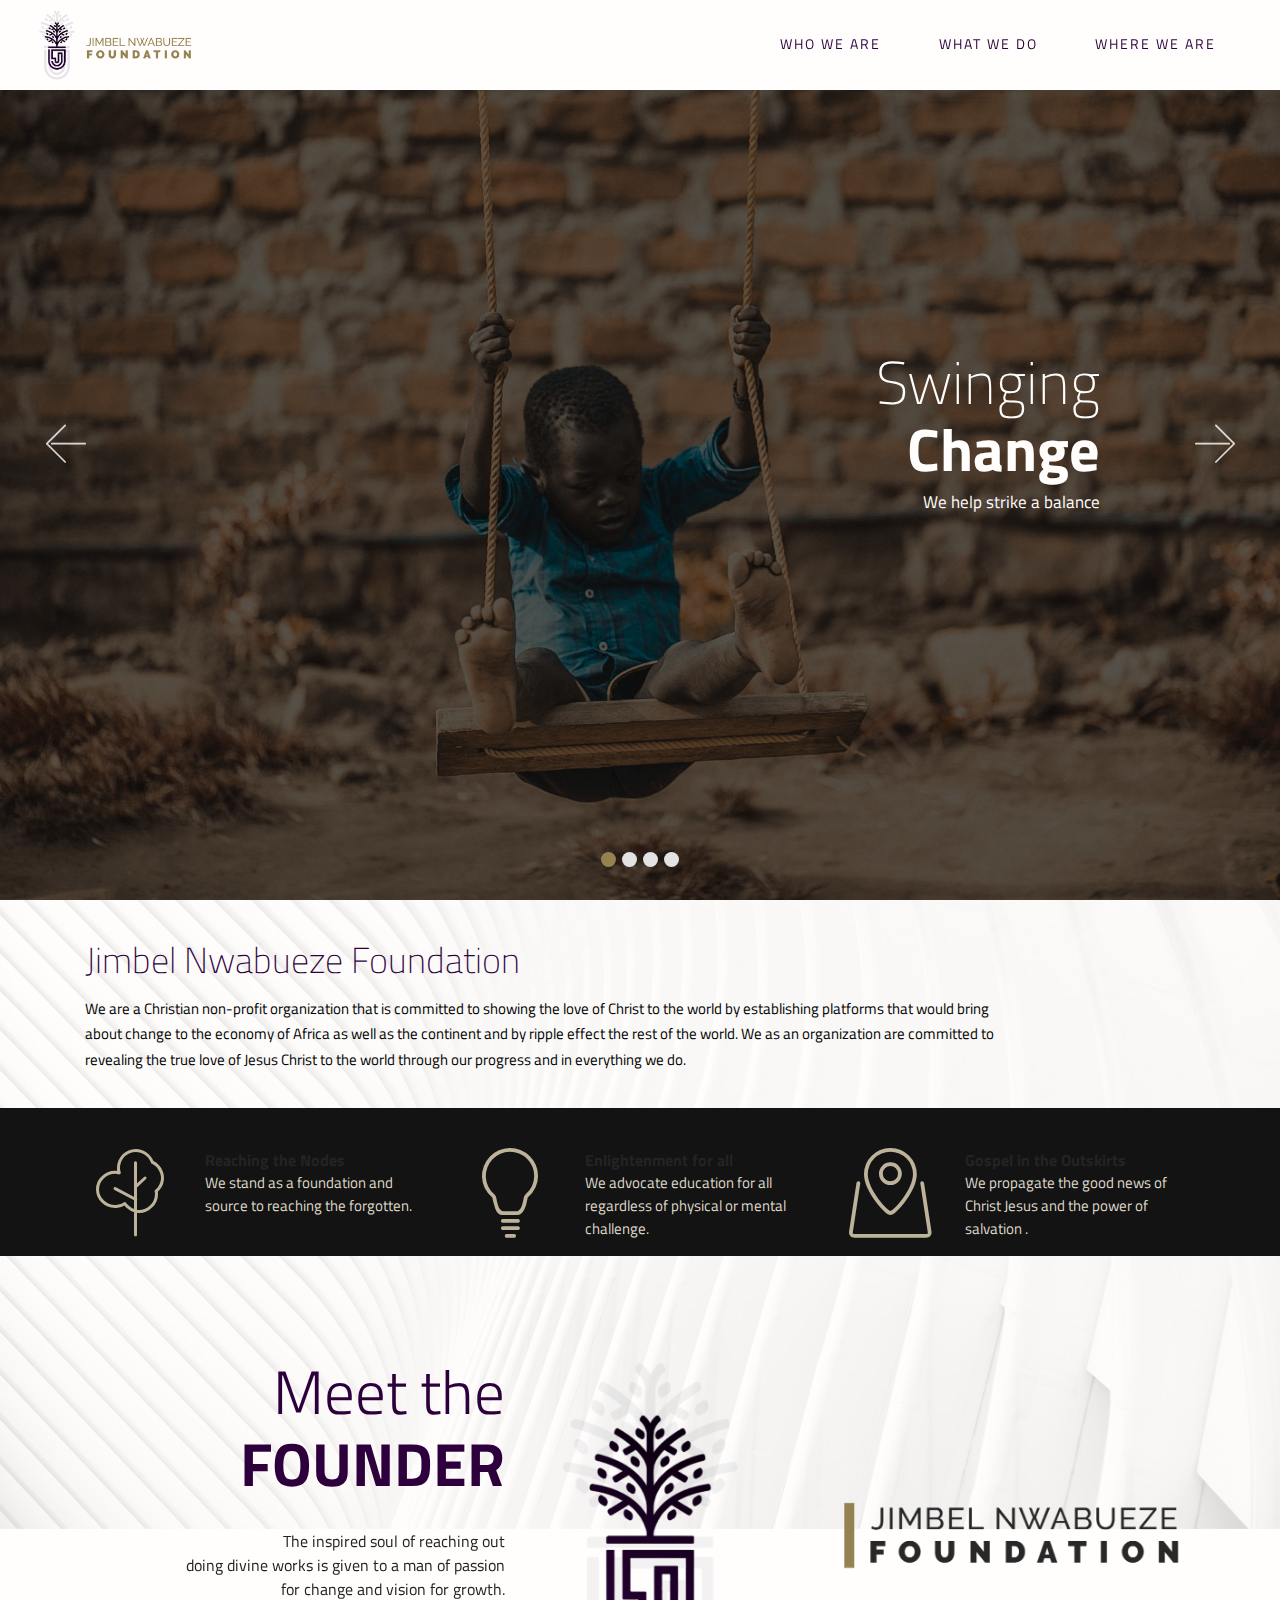
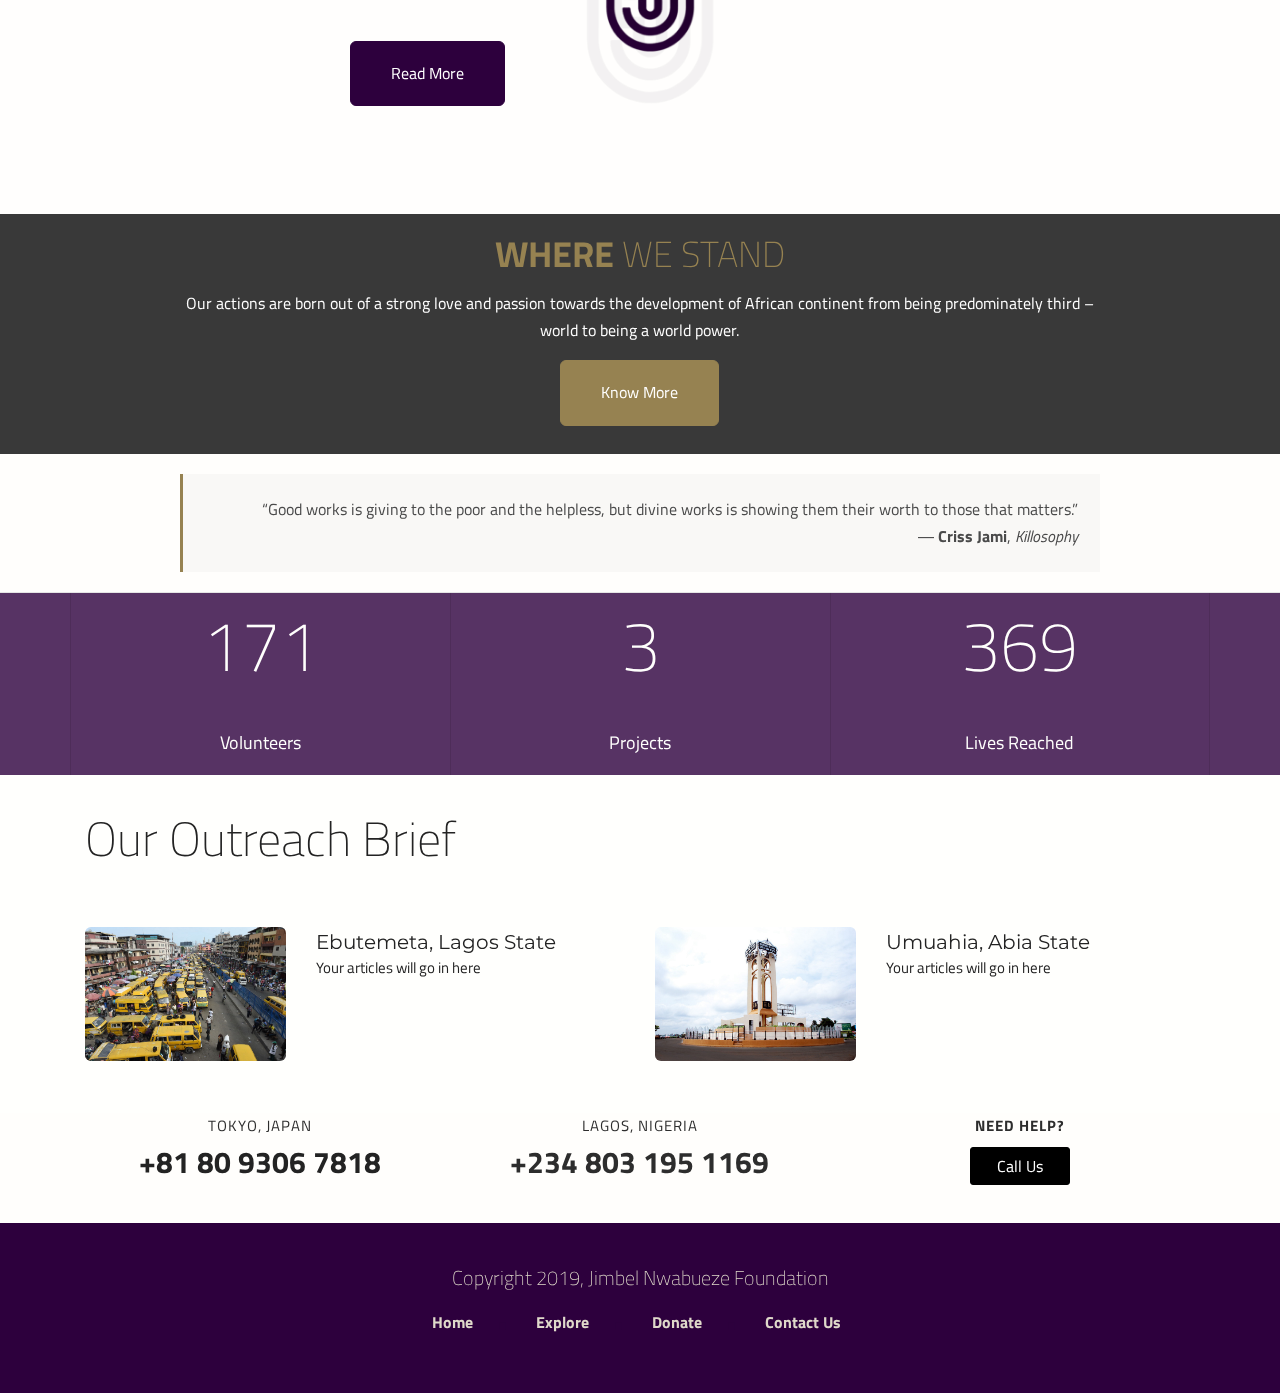
<file: index.html>
<!DOCTYPE html>
<html  >
<head>
  <!-- Site made with Mobirise Website Builder v4.9.6, https://mobirise.com -->
  <meta charset="UTF-8">
  <meta http-equiv="X-UA-Compatible" content="IE=edge">
  <meta name="generator" content="Mobirise v4.9.6, mobirise.com">
  <meta name="viewport" content="width=device-width, initial-scale=1, minimum-scale=1">
  <link rel="shortcut icon" href="assets/images/jnf-favicon-128x121.png" type="image/x-icon">
  <meta name="description" content="">
  
  <title>Home</title>
  <link rel="stylesheet" href="assets/icon54/style.css">
  <link rel="stylesheet" href="https://fonts.googleapis.com/css?family=Libre+Franklin:400,400i,600,600i">
  <link rel="stylesheet" href="assets/web/assets/mobirise-icons/mobirise-icons.css">
  <link rel="stylesheet" href="assets/icons-mind/style.css">
  <link rel="stylesheet" href="assets/tether/tether.min.css">
  <link rel="stylesheet" href="assets/bootstrap/css/bootstrap.min.css">
  <link rel="stylesheet" href="assets/soundcloud-plugin/style.css">
  <link rel="stylesheet" href="assets/socicon/css/socicon.min.css">
  <link rel="stylesheet" href="assets/dropdown/css/style.css">
  <link rel="stylesheet" href="assets/theme/css/style.css">
  <link rel="stylesheet" href="assets/mobirise/css/mbr-additional.css" type="text/css">
  
  
  
</head>
<body>
  <section class="menu1" id="menu2-0" data-rv-view="0">

    <nav class="navbar navbar-dropdown navbar-fixed-top">
        <div class="container-fluid">

            <div class="mbr-table">
                <div class="mbr-table-cell logo">

                    <div class="navbar-brand">
                        <a href="index.html" class="navbar-logo"><img src="assets/images/jnf-logo-combox-285x128.png" alt="Mobirise" style="height: 4.5rem;"></a>
                        
                    </div>

                </div>
                <div class="mbr-table-cell text">

                    <button class="navbar-toggler pull-xs-right hidden-md-up" type="button" data-toggle="collapse" data-target="#exCollapsingNavbar">
                        <div class="hamburger-icon"></div>
                    </button>

                    <ul class="nav-dropdown collapse pull-xs-right nav navbar-nav navbar-toggleable-sm" id="exCollapsingNavbar"><li class="nav-item"><a class="nav-link link" href="index.html#content7-2u">WHO WE ARE</a></li><li class="nav-item dropdown"><a class="nav-link link" href="whatwedo.html" aria-expanded="false">WHAT WE DO</a></li><li class="nav-item dropdown"><a class="nav-link link" href="whereweare.html" aria-expanded="false">WHERE WE ARE</a></li></ul>

                    <button hidden="" class="navbar-toggler navbar-close" type="button" data-toggle="collapse" data-target="#exCollapsingNavbar">
                        <div class="close-icon"></div>
                    </button>

                </div>

            </div>

        </div>
    </nav>

</section>

<section class="mbr-slider mbr-section mbr-section__container carousel slide mbr-section-nopadding mbr-after-navbar" data-ride="carousel" data-keyboard="false" data-wrap="true" data-pause="false" data-interval="4000" id="slider-12" data-rv-view="2">
    <div>
        <div>
            <div>
                <ol class="carousel-indicators">
                    <li data-app-prevent-settings="" data-target="#slider-12" data-slide-to="0" class="active"></li><li data-app-prevent-settings="" data-target="#slider-12" data-slide-to="1"></li><li data-app-prevent-settings="" data-target="#slider-12" data-slide-to="2"></li><li data-app-prevent-settings="" data-target="#slider-12" class="" data-slide-to="3"></li>
                </ol>
                <div class="carousel-inner" role="listbox">
                    <div class="mbr-section mbr-section-hero carousel-item dark center mbr-section-full active" data-bg-video-slide="false" style="background-image: url(assets/images/africa-boy-brick-wall-1686467-2000x1334.jpg);">
                        <div class="mbr-table-cell">
                            <div class="mbr-overlay" style="opacity: 0.6; background-color: rgb(0, 0, 0);"></div>
                            <div class="container-slide container">
                                
                                <div class="row">
                                    <div class="col-md-10 col-md-offset-1 text-xs-center">
                                        <h2 class="mbr-section-title display-1">Swinging<br><strong>Change</strong></h2>
                                        <p class="mbr-section-text lead">We help strike a balance</p>

                                        
                                    </div>
                                </div>
                            </div>
                        </div>
                    </div><div class="mbr-section mbr-section-hero carousel-item dark center mbr-section-full" data-bg-video-slide="false" style="background-image: url(assets/images/img-6083-2000x1333.jpg);">
                        <div class="mbr-table-cell">
                            <div class="mbr-overlay" style="opacity: 0.7; background-color: rgb(45, 0, 61);"></div>
                            <div class="container-slide container">
                                
                                <div class="row">
                                    <div class="col-md-10 col-md-offset-1 text-xs-right">
                                        <h2 class="mbr-section-title display-1">Nurturing<br><font color="#fffefc"><strong>Hearts</strong></font></h2>
                                        <p class="mbr-section-text lead">Giving the   helpless a reason to hope more and hold on</p>

                                        
                                    </div>
                                </div>
                            </div>
                        </div>
                    </div><div class="mbr-section mbr-section-hero carousel-item dark center mbr-section-full" data-bg-video-slide="false" style="background-image: url(assets/images/boy-child-kid-1935637-2000x3000.jpg);">
                        <div class="mbr-table-cell">
                            <div class="mbr-overlay" style="opacity: 0.6; background-color: rgb(0, 0, 0);"></div>
                            <div class="container-slide container">
                                
                                <div class="row">
                                    <div class="col-md-10 col-md-offset-1">
                                        <h2 class="mbr-section-title display-1">Building<br><strong>Vision</strong></h2>
                                        <p class="mbr-section-text lead">We are the Foundation.<br>We bring Tranformation</p>

                                        
                                    </div>
                                </div>
                            </div>
                        </div>
                    </div><div class="mbr-section mbr-section-hero carousel-item dark center mbr-section-full" data-bg-video-slide="false" style="background-image: url(assets/images/img-20180803-wa0008-1-1080x861.jpg);">
                        <div class="mbr-table-cell">
                            <div class="mbr-overlay" style="opacity: 0.6; background-color: rgb(0, 0, 0);"></div>
                            <div class="container-slide container">
                                
                                <div class="row">
                                    <div class="col-md-10 col-md-offset-1">
                                        <h2 class="mbr-section-title display-1">Enlightening<br><strong>The Future</strong></h2>
                                        <p class="mbr-section-text lead">Education is the foundation of knowledge</p>

                                        
                                    </div>
                                </div>
                            </div>
                        </div>
                    </div>
                </div>

                <a data-app-prevent-settings="" class="left carousel-control" role="button" data-slide="prev" href="#slider-12">
                    <span class="mbri-left" aria-hidden="true"></span>
                    <span class="sr-only">Previous</span>
                </a>
                <a data-app-prevent-settings="" class="right carousel-control" role="button" data-slide="next" href="#slider-12">
                    <span class="mbri-right" aria-hidden="true"></span>
                    <span class="sr-only">Next</span>
                </a>
            </div>
        </div>
    </div>
</section>

<div id="custom-html-2p" custom-code="true" data-rv-view="17">    <audio controls="" src="http://www.jimbelnwabuezefoundation.org/assets/music/JNF_opening.mp3" autoplay="" loop="false" hidden="true">
    </audio>

</div>

<section class="mbr-section content5" id="content7-2u" data-rv-view="18" style="background-image: url(assets/images/architecture-black-and-white-black-and-white-911738-2000x1335.jpg); padding-top: 40px; padding-bottom: 20px;">

    <div class="mbr-overlay" style="opacity: 0.8; background-color: rgb(255, 254, 252);"></div>

        <div class="container">
            <div class="row heading">
                <div class="col-md-10">

                    <h1 class="mbr-section-title display-3 heading-title">Jimbel Nwabueze Foundation</h1>
                    <p class="mbr-section-subtitle text-1 heading-text">We are a Christian non-profit organization that is committed to showing the love of Christ to the world by establishing platforms that would bring about change to the economy of Africa as well as the continent and by ripple effect the rest of the world. We as an organization are committed to revealing the true love of Jesus Christ to the world through our progress and in everything we do.</p>
                    
                </div>
            </div>
        </div>

</section>

<section class="mbr-section mbr-section-hero features8" id="features9-2q" data-rv-view="21" style="background-color: rgb(19, 19, 19); padding-top: 40px; padding-bottom: 0px;">

    

        

        <div class="container">
                <div class="row">

                    <div class="mbr-cards-col col-xs-12 col-lg-4">
                        <div class="card">
                            <div class="card-img col-xs-3 col-lg-12 mbr-table-cell"><span class="imind-tree-2 mbr-iconfont"></span></div>
                            <div class="card-box col-xs-9 col-lg-12 text-xs-left mbr-table-cell">
                                <h4 class="card-title mbr-section-subtitle sub-2"><strong>Reaching the Nodes</strong></h4>
                                <p class="card-text mbr-section-text text-2">We stand as a foundation and source to reaching the forgotten.   </p>
                                
                            </div>
                            <div class="clear"></div>
                        </div>
                    </div>

                    <div class="mbr-cards-col col-xs-12 col-lg-4">
                        <div class="card">
                            <div class="card-img col-xs-3 col-lg-12 mbr-table-cell"><span class="icon54-v1-light-bulb mbr-iconfont"></span></div>
                            <div class="card-box col-xs-9 col-lg-12 text-xs-left mbr-table-cell">
                                <h4 class="card-title mbr-section-subtitle sub-2"><strong>Enlightenment for all</strong></h4>
                                <p class="card-text mbr-section-text text-2">We advocate education for all regardless of physical or mental challenge.</p>
                                
                            </div>
                            <div class="clear"></div>
                        </div>
                    </div>

                    <div class="mbr-cards-col col-xs-12 col-lg-4">
                        <div class="card">
                            <div class="card-img col-xs-3 col-lg-12 mbr-table-cell"><span class="mbri-map-pin mbr-iconfont"></span></div>
                            <div class="card-box col-xs-9 col-lg-12 text-xs-left mbr-table-cell">
                                <h4 class="card-title mbr-section-subtitle sub-2"><strong>Gospel in the Outskirts</strong></h4>
                                <p class="card-text mbr-section-text text-2">We propagate the good news of Christ Jesus and the power of salvation .</p>
                                
                            </div>
                            <div class="clear"></div>
                        </div>
                    </div>

                </div>
        </div>


</section>

<section class="mbr-section mbr-section-hero header3 mbr-parallax-background" id="header3-k" data-rv-view="24" style="background-image: url(assets/images/architecture-black-and-white-black-and-white-911738-2000x1335.jpg); padding-top: 50px; padding-bottom: 50px;">

    <div class="mbr-overlay" style="opacity: 0.8; background-color: rgb(255, 254, 252);">
    </div>

    <div class="mbr-table mbr-table-full">
        <div class="mbr-table-cell">

            <div class="container">
                <div class="mbr-section row" style="padding-top: 50px; padding-bottom: 50px;">
                    <div class="mbr-table-md-up">
                        
                        
                        

                        <div class="mbr-table-cell mbr-right-padding-md-up col-md-5 text-xs-center text-md-right">

                            <h3 class="mbr-section-title display-2">Meet the<br><strong>FOUNDER</strong></h3>

                            <div class="mbr-section-text">
                                <p>The inspired soul of reaching out<br>doing divine works is given to a man of passion<br>for change and vision for growth.<br><br></p>
                            </div>

                            <div class="mbr-section-btn"><a class="btn btn-lg btn-info" href="https://mobirise.com">Read More</a></div>

                        </div>
                        <div class="mbr-table-cell mbr-valign-top col-md-7 image-size" style="width: 61%;">
                            <div class="mbr-figure"><img src="assets/images/jnf-final-1400x763.png" alt="JNF Logo" title="JNF Logo"></div>
                        </div>

                    </div>
                </div>
            </div>

        </div>
    </div>

    

</section>

<section class="mbr-section content5 mbr-parallax-background" id="content7-b" data-rv-view="27" style="background-image: url(assets/images/adorable-beautiful-beautiful-eyes-2113709-2000x1333.jpg); padding-top: 20px; padding-bottom: 20px;">

    <div class="mbr-overlay" style="opacity: 0.8; background-color: rgb(8, 8, 8);"></div>

        <div class="container">
            <div class="row heading">
                <div class="col-md-10 text-xs-center col-md-offset-1">

                    <h1 class="mbr-section-title display-3 heading-title"><strong>WHERE </strong>WE STAND</h1>
                    <p class="mbr-section-subtitle text-1 heading-text">Our actions are born out of a strong love and passion towards the development of African continent from being predominately third – world to being a world power.</p>
                    <div class="mbr-section-btn"><a class="btn btn-lg btn-primary" href="whereweare.html">Know More</a> </div>
                </div>
            </div>
        </div>

</section>

<section class="mbr-section content2 article mbr-section__container" id="content2-1a" data-rv-view="30" style="background-color: rgb(255, 254, 252); padding-top: 20px; padding-bottom: 20px;">

    <div class="container">
        <div class="row">
            <div class="col-xs-10 col-xs-offset-1">
                <blockquote class="mbr-section-text text-1"><p>“Good works is giving to the poor and the helpless, but divine works is showing them their worth to those that matters.”
</p><p>― <strong>Criss Jami</strong>, <em>Killosophy</em></p></blockquote>
            </div>
        </div>
    </div>

</section>

<section class="mbr-section counters1 counters mbr-parallax-background" id="counters1-s" data-rv-view="32" style="background-image: url(assets/images/6806983-purple-background-2000x1250.jpg); padding-top: 0px; padding-bottom: 0px;">

    <div class="mbr-overlay" style="opacity: 0.8; background-color: rgb(45, 0, 61);">
    </div>

    <div class="container">
        <div class="row">

            <div class="content col-md-4">

                <span class="count mbr-section-title">171</span>

                <p class="mbr-section-text text-1">Volunteers<br></p>

            </div>

            <div class="content col-md-4">
                
                <span class="count mbr-section-title">3</span>
                
                <p class="mbr-section-text text-1">Projects</p>

            </div>

            <div class="content col-md-4">

                <span class="count mbr-section-title">369</span>

                <p class="mbr-section-text text-1">Lives Reached</p>

            </div>

        </div>
    </div>
</section>

<section class="mbr-section mbr-section-hero features7" id="features7-16" data-rv-view="35" style="background-color: rgb(255, 255, 253); padding-top: 40px; padding-bottom: 40px;">

    

        <div class="container">
            <div class="row heading">
                <div class="col-md-12">

                    
                    <h1 class="mbr-section-title display-3 heading-title">Our Outreach Brief</h1>
                    
                </div>
            </div>
        </div>

        <div class="container">
                <div class="row">

                    <div class="mbr-cards-col col-xs-12 col-lg-6">
                        <div class="card">
                            <div class="card-img col-xs-3 col-lg-12 mbr-table-cell"><img src="assets/images/lagosnigeria-photo-the-guardian-nigeria-1398x931.jpg"></div>
                            <div class="card-box col-xs-9 col-lg-12 text-xs-left mbr-table-cell">
                                <h4 class="card-title mbr-section-subtitle sub-2">Ebutemeta, Lagos State</h4>
                                <p class="card-text mbr-section-text text-2">Your articles will go in here</p>
                                
                            </div>
                            <div class="clear"></div>
                        </div>
                    </div>

                    <div class="mbr-cards-col col-xs-12 col-lg-6">
                        <div class="card">
                            <div class="card-img col-xs-3 col-lg-12 mbr-table-cell"><img src="assets/images/abia-state-tower-1549x1037.jpg"></div>
                            <div class="card-box col-xs-9 col-lg-12 text-xs-left mbr-table-cell">
                                <h4 class="card-title mbr-section-subtitle sub-2">Umuahia, Abia State</h4>
                                <p class="card-text mbr-section-text text-2">Your articles will go in here</p>
                                
                            </div>
                            <div class="clear"></div>
                        </div>
                    </div>

                </div>
        </div>


</section>

<section class="mbr-section mbr-section-md-padding footer3" id="footer3-p" data-rv-view="38" style="background-color: rgb(255, 254, 252); padding-top: 0px; padding-bottom: 30px;">
    
    <div class="container">
        <div class="row">
              <div class="col-xs-12 col-lg-4">
                <p class="mbr-section-text text-2 title">TOKYO, JAPAN</p>
                <h3 class="mbr-section-title display-3 number"><strong>+81 80 9306 7818</strong></h3>
              </div>
              <div class="col-xs-12 col-lg-4">
                <p class="mbr-section-text text-2 title">LAGOS, NIGERIA</p>
                <h3 class="mbr-section-title display-3 number"><font color="#2d2d2d"><strong>+234 803 195 1169</strong></font></h3>
              </div>
                

            <div class="col-xs-12 col-lg-4">
                <p class="mbr-section-text text-2 title"><strong>Need help?</strong></p>
                <div class="mbr-section-btn text-xs-center"><a class="btn btn-secondary" href="tel:+2348031951169">Call Us</a></div>

            </div>

        </div>
    </div>
</section>

<section class="mbr-section footer2" id="footer2-o" data-rv-view="40" style="background-color: rgb(45, 0, 61); padding-top: 40px; padding-bottom: 40px;">

    

    <div class="container">
        <div class="row">
            <div class="col-xs-12 text-xs-center">
                <p class="footer-header mbr-section-title sub-2">Copyright 2019, Jimbel Nwabueze Foundation<br></p>

                <div class="footer-list mbr-section-text text-1">
                    <ul>
                        <li><strong><a href="index.html" class="text-success">Home</a></strong></li>
                        <li><strong><a href="whatwedo.html" class="text-success">Explore</a></strong></li>
                        <li><strong><a href="https://paystack.com/pay/jimbelnwabuezefoundation" class="text-success">Donate</a></strong></li>
                        <li class="last"><strong><a href="whereweare.html" class="text-success">Contact Us</a></strong></li>
                        
                        
                        
                        
                        
                        
                    </ul>
                </div>

                
            </div>
        </div>
    </div>


</section>


  <script src="assets/web/assets/jquery/jquery.min.js"></script>
  <script src="assets/tether/tether.min.js"></script>
  <script src="assets/bootstrap/js/bootstrap.min.js"></script>
  <script src="assets/smooth-scroll/smooth-scroll.js"></script>
  <script src="assets/bootstrap-carousel-swipe/bootstrap-carousel-swipe.js"></script>
  <script src="assets/jarallax/jarallax.js"></script>
  <script src="assets/viewport-checker/jquery.viewportchecker.js"></script>
  <script src="assets/dropdown/js/script.min.js"></script>
  <script src="assets/touch-swipe/jquery.touch-swipe.min.js"></script>
  <script src="assets/theme/js/script.js"></script>
  
  
 <div id="scrollToTop" class="scrollToTop mbr-arrow-up"><a style="text-align: center;"><i class="mbr-arrow-up-icon"></i></a></div>
  </body>
</html>
</file>
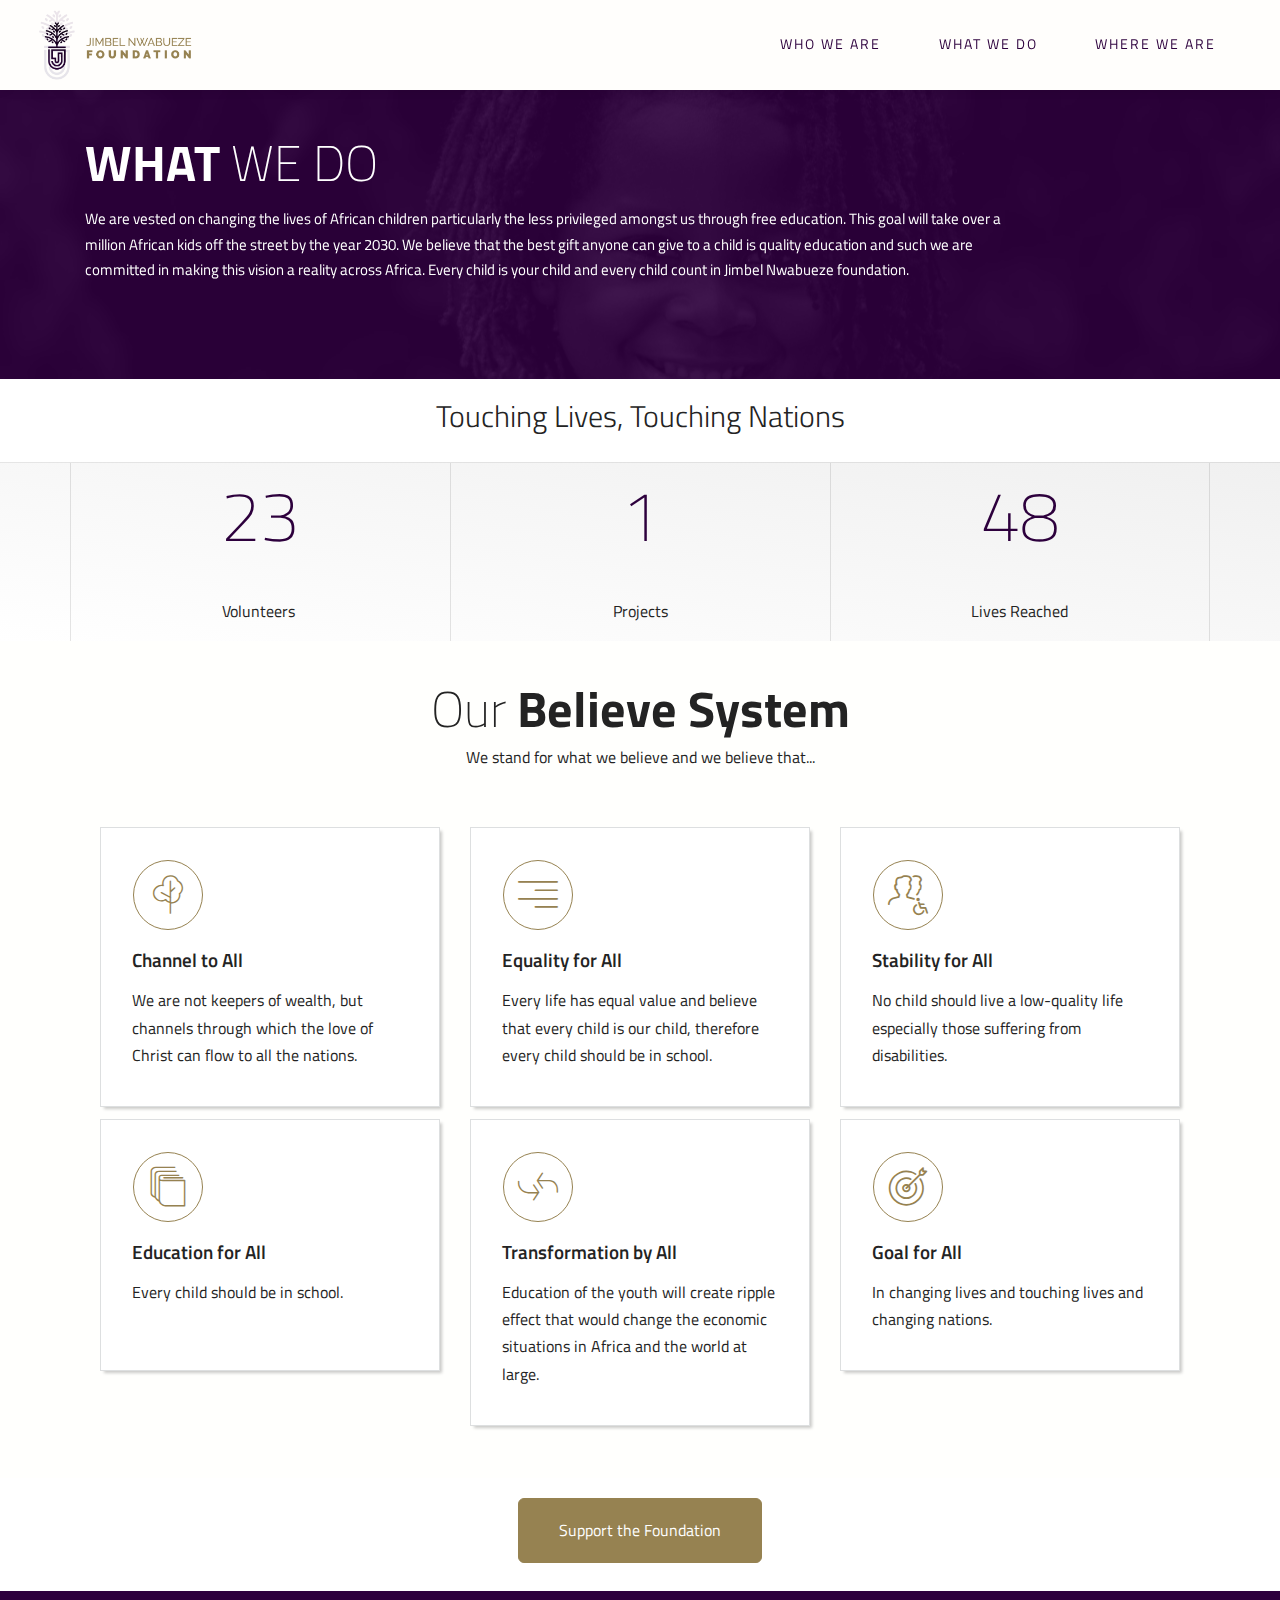
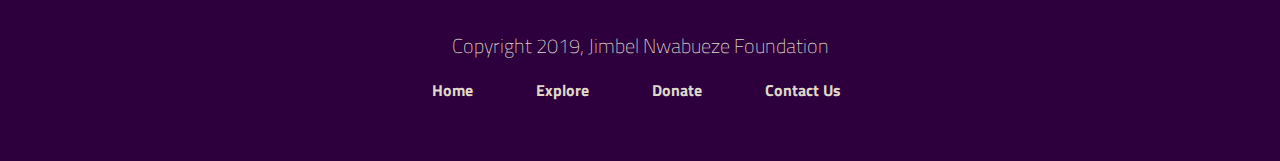
<file: whatwedo.html>
<!DOCTYPE html>
<html  >
<head>
  <!-- Site made with Mobirise Website Builder v4.9.6, https://mobirise.com -->
  <meta charset="UTF-8">
  <meta http-equiv="X-UA-Compatible" content="IE=edge">
  <meta name="generator" content="Mobirise v4.9.6, mobirise.com">
  <meta name="viewport" content="width=device-width, initial-scale=1, minimum-scale=1">
  <link rel="shortcut icon" href="assets/images/jnf-favicon-128x121.png" type="image/x-icon">
  <meta name="description" content="">
  
  <title>What We Do</title>
  <link rel="stylesheet" href="assets/icon54/style.css">
  <link rel="stylesheet" href="https://fonts.googleapis.com/css?family=Libre+Franklin:400,400i,600,600i">
  <link rel="stylesheet" href="assets/web/assets/mobirise-icons/mobirise-icons.css">
  <link rel="stylesheet" href="assets/icons-mind/style.css">
  <link rel="stylesheet" href="assets/icon54-v4/style.css">
  <link rel="stylesheet" href="assets/tether/tether.min.css">
  <link rel="stylesheet" href="assets/bootstrap/css/bootstrap.min.css">
  <link rel="stylesheet" href="assets/soundcloud-plugin/style.css">
  <link rel="stylesheet" href="assets/socicon/css/socicon.min.css">
  <link rel="stylesheet" href="assets/dropdown/css/style.css">
  <link rel="stylesheet" href="assets/theme/css/style.css">
  <link rel="stylesheet" href="assets/mobirise/css/mbr-additional.css" type="text/css">
  
  
  
</head>
<body>
  <section class="menu1" id="menu2-1p" data-rv-view="51">

    <nav class="navbar navbar-dropdown navbar-fixed-top">
        <div class="container-fluid">

            <div class="mbr-table">
                <div class="mbr-table-cell logo">

                    <div class="navbar-brand">
                        <a href="index.html" class="navbar-logo"><img src="assets/images/jnf-logo-combox-285x128.png" alt="Mobirise" style="height: 4.5rem;"></a>
                        
                    </div>

                </div>
                <div class="mbr-table-cell text">

                    <button class="navbar-toggler pull-xs-right hidden-md-up" type="button" data-toggle="collapse" data-target="#exCollapsingNavbar">
                        <div class="hamburger-icon"></div>
                    </button>

                    <ul class="nav-dropdown collapse pull-xs-right nav navbar-nav navbar-toggleable-sm" id="exCollapsingNavbar"><li class="nav-item"><a class="nav-link link" href="index.html#content7-2u">WHO WE ARE</a></li><li class="nav-item dropdown"><a class="nav-link link" href="whatwedo.html" aria-expanded="false">WHAT WE DO</a></li><li class="nav-item dropdown"><a class="nav-link link" href="whereweare.html" aria-expanded="false">WHERE WE ARE</a></li></ul>

                    <button hidden="" class="navbar-toggler navbar-close" type="button" data-toggle="collapse" data-target="#exCollapsingNavbar">
                        <div class="close-icon"></div>
                    </button>

                </div>

            </div>

        </div>
    </nav>

</section>

<section class="mbr-section content5 mbr-parallax-background mbr-after-navbar" id="content7-23" data-rv-view="53" style="background-image: url(assets/images/adorable-beautiful-beautiful-eyes-2113709-2000x1333.jpg); padding-top: 80px; padding-bottom: 80px;">

    <div class="mbr-overlay" style="opacity: 0.9; background-color: rgb(45, 0, 61);"></div>

        <div class="container">
            <div class="row heading">
                <div class="col-md-10">

                    <h1 class="mbr-section-title display-3 heading-title"><br><strong>WHAT</strong> WE DO</h1>
                    <p class="mbr-section-subtitle text-1 heading-text">We are vested on changing the lives of African children particularly the less privileged amongst us through free education.  This goal will take over a million African kids off the street by the year 2030.  We believe that the best gift anyone can give to a child is quality education and such we are committed in making this vision a reality across Africa. Every child is your child and every child count in Jimbel Nwabueze foundation.&nbsp;<br></p>
                    
                </div>
            </div>
        </div>

</section>

<section class="mbr-section content3 mbr-section__container" id="content3-1y" data-rv-view="56" style="background-color: rgb(255, 255, 255); padding-top: 20px; padding-bottom: 20px;">
    <div class="container">
        <div class="row">
            <div class="col-xs-12">
            	<h1 class="mbr-section-title display-2 text-center">Touching Lives, Touching Nations</h1>
                
            </div>
        </div>
    </div>
</section>

<section class="mbr-section counters1 counters" id="counters1-1t" data-rv-view="58" style="padding-top: 0px; padding-bottom: 0px; background: linear-gradient(to right top, rgb(255, 255, 255), rgb(240, 240, 240)) rgb(255, 255, 255);">

    

    <div class="container">
        <div class="row">

            <div class="content col-md-4">

                <span class="count mbr-section-title">171</span>

                <p class="mbr-section-text text-1">Volunteers&nbsp;</p>

            </div>

            <div class="content col-md-4">
                
                <span class="count mbr-section-title">3</span>
                
                <p class="mbr-section-text text-1">Projects</p>

            </div>

            <div class="content col-md-4">

                <span class="count mbr-section-title">369</span>

                <p class="mbr-section-text text-1">Lives Reached</p>

            </div>

        </div>
    </div>
</section>

<section class="mbr-section mbr-section-hero features2" id="features2-2k" data-rv-view="61" style="background-color: rgb(255, 255, 253); padding-top: 40px; padding-bottom: 0px;">

    

        <div class="container">
            <div class="row heading">
                <div class="col-md-12">

                    <h1 class="mbr-section-title display-3 heading-title">Our <strong>Believe System</strong></h1>
                    <p class="mbr-section-text text-1 heading-text">We stand for what we believe and we believe that...</p>
                    
                </div>
            </div>
        </div>

        <div class="container">
            <div class="col-xs-12">
                <div class="row">

                    <div class="mbr-cards-col col-xs-12 col-lg-4">
                        <div class="card" style="text-align: left;">
                            <div class="card-img col-xs-3 col-lg-12" style="text-align: left;"><span class="imind-tree-2 mbr-iconfont" style="font-size: 40px;"></span></div>
                            <div class="card-box col-xs-9 col-lg-12">
                                <h4 class="card-title mbr-section-subtitle sub-2">Channel to All</h4>
                                <p class="card-text mbr-section-text text-1">We are not keepers of wealth, but channels through which the love of Christ can flow to all the nations.<br></p>
                                
                            </div>
                            <div class="clear"></div>
                        </div>
                    </div>

                    <div class="mbr-cards-col col-xs-12 col-lg-4">
                        <div class="card" style="text-align: left;">
                            <div class="card-img col-xs-3 col-lg-12" style="text-align: left;"><span class="mbri-align-right mbr-iconfont" style="font-size: 40px;"></span></div>
                            <div class="card-box col-xs-9 col-lg-12">
                                <h4 class="card-title mbr-section-subtitle sub-2">Equality for All</h4>
                                <p class="card-text mbr-section-text text-1">Every life has equal value and believe that every child is our child, therefore every child should be in school. <br></p>
                                
                            </div>
                            <div class="clear"></div>
                        </div>
                    </div>

                    <div class="mbr-cards-col col-xs-12 col-lg-4">
                        <div class="card" style="text-align: left;">
                            <div class="card-img col-xs-3 col-lg-12" style="text-align: left;"><span class="icon54-v4-disabled-users mbr-iconfont" style="font-size: 40px;"></span></div>
                            <div class="card-box col-xs-9 col-lg-12">
                                <h4 class="card-title mbr-section-subtitle sub-2">Stability for All</h4>
                                <p class="card-text mbr-section-text text-1">No child should live a low-quality life especially those suffering from disabilities.&nbsp;<br></p>
                                
                            </div>
                            <div class="clear"></div>
                        </div>
                    </div>

                    

                </div>
            </div>
        </div>


</section>

<section class="mbr-section mbr-section-hero features2" id="features2-2m" data-rv-view="64" style="background-color: rgb(255, 255, 253); padding-top: 0px; padding-bottom: 40px;">

    

        

        <div class="container">
            <div class="col-xs-12">
                <div class="row">

                    <div class="mbr-cards-col col-xs-12 col-lg-4">
                        <div class="card" style="text-align: left;">
                            <div class="card-img col-xs-3 col-lg-12" style="text-align: left;"><span class="imind-books-2 mbr-iconfont" style="font-size: 40px;"></span></div>
                            <div class="card-box col-xs-9 col-lg-12">
                                <h4 class="card-title mbr-section-subtitle sub-2">Education for All</h4>
                                <p class="card-text mbr-section-text text-1">Every child should be in school. <br><br></p>
                                
                            </div>
                            <div class="clear"></div>
                        </div>
                    </div>

                    <div class="mbr-cards-col col-xs-12 col-lg-4">
                        <div class="card" style="text-align: left;">
                            <div class="card-img col-xs-3 col-lg-12" style="text-align: left;"><span class="imind-retweet mbr-iconfont" style="font-size: 40px;"></span></div>
                            <div class="card-box col-xs-9 col-lg-12">
                                <h4 class="card-title mbr-section-subtitle sub-2">Transformation by All</h4>
                                <p class="card-text mbr-section-text text-1">Education of the youth will create ripple effect that would change the economic situations in Africa and the world at large. <br></p>
                                
                            </div>
                            <div class="clear"></div>
                        </div>
                    </div>

                    <div class="mbr-cards-col col-xs-12 col-lg-4">
                        <div class="card" style="text-align: left;">
                            <div class="card-img col-xs-3 col-lg-12" style="text-align: left;"><span class="icon54-v1-target mbr-iconfont" style="font-size: 40px;"></span></div>
                            <div class="card-box col-xs-9 col-lg-12">
                                <h4 class="card-title mbr-section-subtitle sub-2">Goal for All</h4>
                                <p class="card-text mbr-section-text text-1">In changing lives and touching lives and changing nations.</p>
                                
                            </div>
                            <div class="clear"></div>
                        </div>
                    </div>

                    

                </div>
            </div>
        </div>


</section>

<section class="mbr-section buttons1 mbr-section__container" id="buttons1-2n" data-rv-view="67" style="background-color: rgb(255, 255, 255); padding-top: 20px; padding-bottom: 20px;">

    <div class="container-fluid">
        <div class="row">
            <div class="col-xs-12">
                <div class="text-xs-center"><a class="btn btn-lg btn-primary" href="https://paystack.com/pay/jimbelnwabuezefoundation">Support the Foundation</a> </div>
            </div>
        </div>
    </div>

</section>

<section class="mbr-section footer2" id="footer2-1q" data-rv-view="69" style="background-color: rgb(45, 0, 61); padding-top: 40px; padding-bottom: 40px;">

    

    <div class="container">
        <div class="row">
            <div class="col-xs-12 text-xs-center">
                <p class="footer-header mbr-section-title sub-2">Copyright 2019, Jimbel Nwabueze Foundation<br></p>

                <div class="footer-list mbr-section-text text-1">
                    <ul>
                        <li><strong><a href="index.html" class="text-success">Home</a></strong></li>
                        <li><strong><a href="whatwedo.html" class="text-success">Explore</a></strong></li>
                        <li><strong><a href="https://paystack.com/pay/jimbelnwabuezefoundation" class="text-success">Donate</a></strong></li>
                        <li class="last"><strong><a href="whereweare.html" class="text-success">Contact Us</a></strong></li>
                        
                        
                        
                        
                        
                        
                    </ul>
                </div>

                
            </div>
        </div>
    </div>


</section>


  <script src="assets/web/assets/jquery/jquery.min.js"></script>
  <script src="assets/tether/tether.min.js"></script>
  <script src="assets/bootstrap/js/bootstrap.min.js"></script>
  <script src="assets/jarallax/jarallax.js"></script>
  <script src="assets/viewport-checker/jquery.viewportchecker.js"></script>
  <script src="assets/dropdown/js/script.min.js"></script>
  <script src="assets/smooth-scroll/smooth-scroll.js"></script>
  <script src="assets/touch-swipe/jquery.touch-swipe.min.js"></script>
  <script src="assets/theme/js/script.js"></script>
  
  
 <div id="scrollToTop" class="scrollToTop mbr-arrow-up"><a style="text-align: center;"><i class="mbr-arrow-up-icon"></i></a></div>
  </body>
</html>
</file>
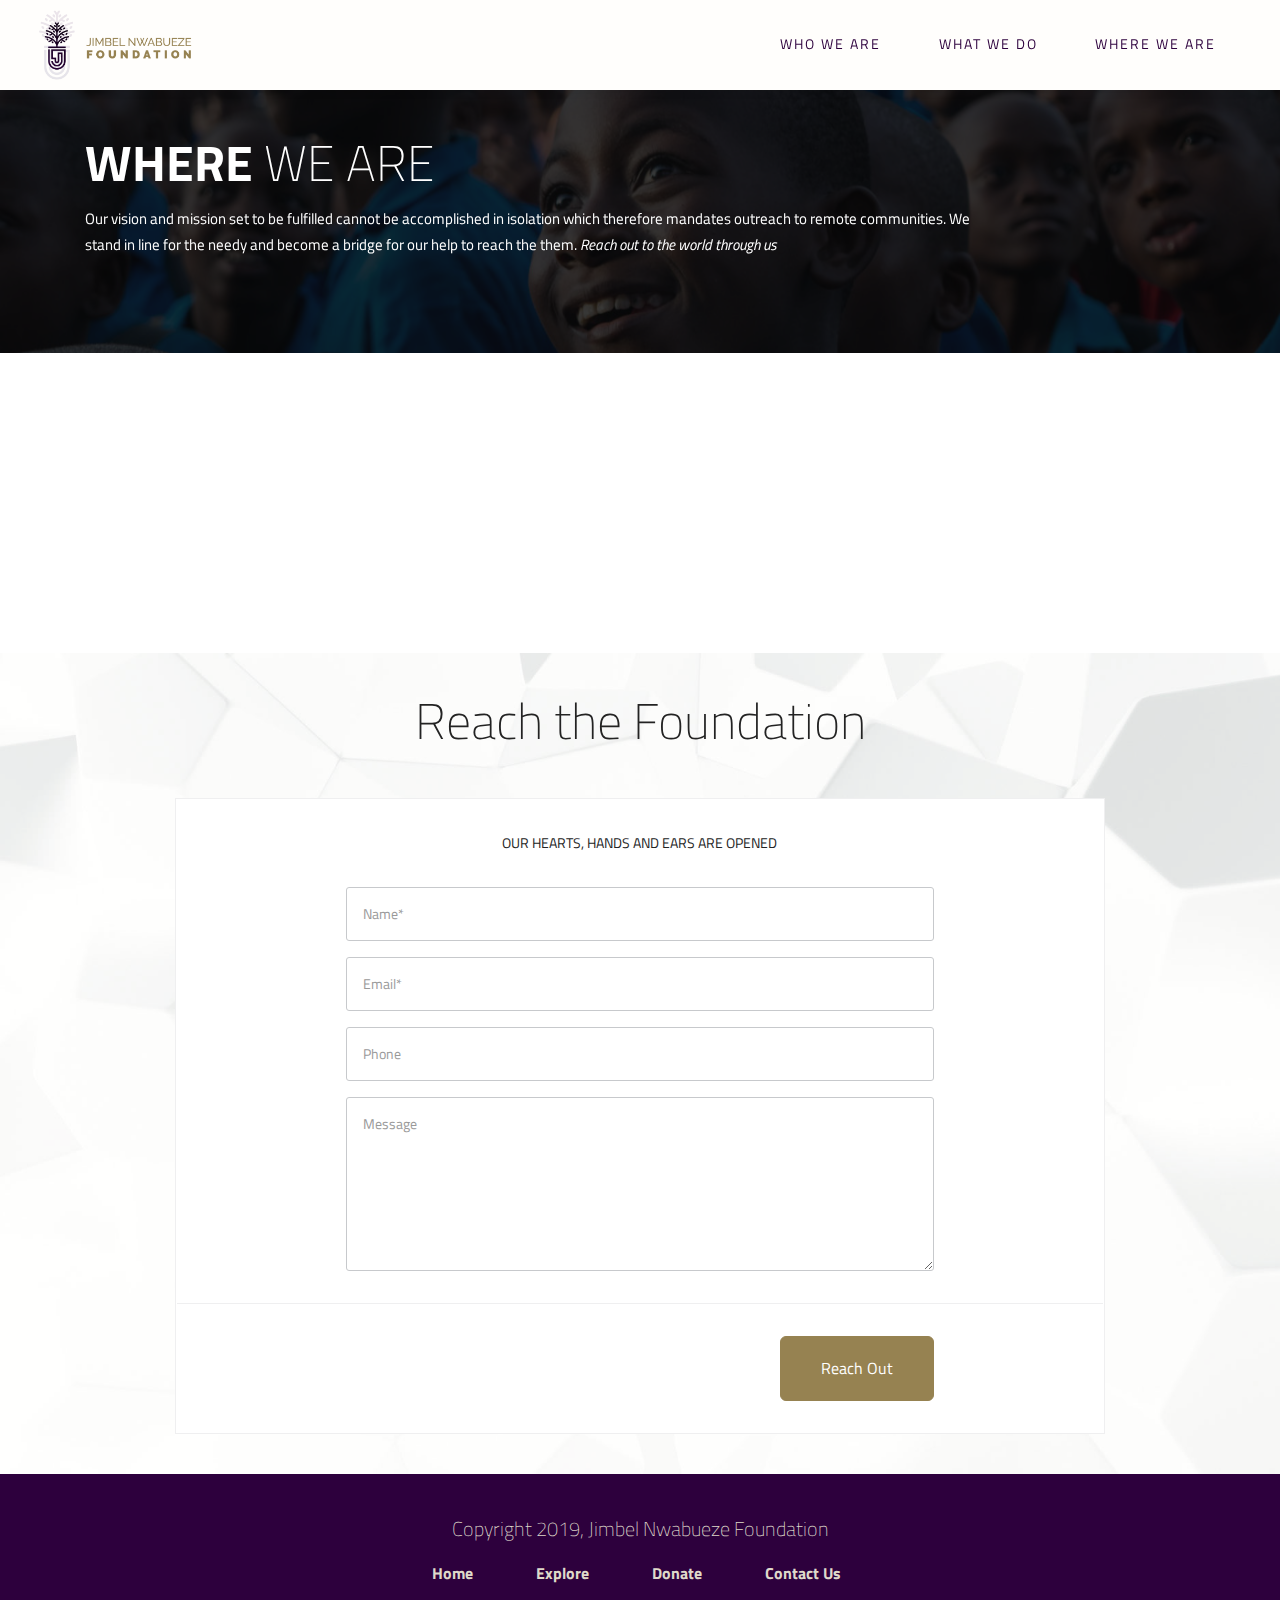
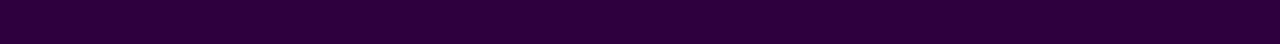
<file: whereweare.html>
<!DOCTYPE html>
<html  >
<head>
  <!-- Site made with Mobirise Website Builder v4.9.6, https://mobirise.com -->
  <meta charset="UTF-8">
  <meta http-equiv="X-UA-Compatible" content="IE=edge">
  <meta name="generator" content="Mobirise v4.9.6, mobirise.com">
  <meta name="viewport" content="width=device-width, initial-scale=1, minimum-scale=1">
  <link rel="shortcut icon" href="assets/images/jnf-favicon-128x121.png" type="image/x-icon">
  <meta name="description" content="">
  
  <title>Where We Are</title>
  <link rel="stylesheet" href="https://fonts.googleapis.com/css?family=Libre+Franklin:400,400i,600,600i">
  <link rel="stylesheet" href="assets/tether/tether.min.css">
  <link rel="stylesheet" href="assets/soundcloud-plugin/style.css">
  <link rel="stylesheet" href="assets/bootstrap/css/bootstrap.min.css">
  <link rel="stylesheet" href="assets/dropdown/css/style.css">
  <link rel="stylesheet" href="assets/socicon/css/socicon.min.css">
  <link rel="stylesheet" href="assets/theme/css/style.css">
  <link rel="stylesheet" href="assets/mobirise/css/mbr-additional.css" type="text/css">
  
  
  
</head>
<body>
  <section class="menu1" id="menu2-1n" data-rv-view="72">

    <nav class="navbar navbar-dropdown navbar-fixed-top">
        <div class="container-fluid">

            <div class="mbr-table">
                <div class="mbr-table-cell logo">

                    <div class="navbar-brand">
                        <a href="index.html" class="navbar-logo"><img src="assets/images/jnf-logo-combox-285x128.png" alt="Mobirise" style="height: 4.5rem;"></a>
                        
                    </div>

                </div>
                <div class="mbr-table-cell text">

                    <button class="navbar-toggler pull-xs-right hidden-md-up" type="button" data-toggle="collapse" data-target="#exCollapsingNavbar">
                        <div class="hamburger-icon"></div>
                    </button>

                    <ul class="nav-dropdown collapse pull-xs-right nav navbar-nav navbar-toggleable-sm" id="exCollapsingNavbar"><li class="nav-item"><a class="nav-link link" href="index.html#content7-2u">WHO WE ARE</a></li><li class="nav-item dropdown"><a class="nav-link link" href="whatwedo.html" aria-expanded="false">WHAT WE DO</a></li><li class="nav-item dropdown"><a class="nav-link link" href="whereweare.html" aria-expanded="false">WHERE WE ARE</a></li></ul>

                    <button hidden="" class="navbar-toggler navbar-close" type="button" data-toggle="collapse" data-target="#exCollapsingNavbar">
                        <div class="close-icon"></div>
                    </button>

                </div>

            </div>

        </div>
    </nav>

</section>

<section class="mbr-section content5 mbr-parallax-background mbr-after-navbar" id="content7-2o" data-rv-view="74" style="background-image: url(assets/images/mbr-1400x933.jpg); padding-top: 80px; padding-bottom: 80px;">

    <div class="mbr-overlay" style="opacity: 0.8; background-color: rgb(8, 8, 8);"></div>

        <div class="container">
            <div class="row heading">
                <div class="col-md-10">

                    <h1 class="mbr-section-title display-3 heading-title"><br><strong>WHERE</strong>&nbsp;WE ARE</h1>
                    <p class="mbr-section-subtitle text-1 heading-text">Our vision and mission set to be fulfilled cannot be accomplished in isolation which therefore mandates outreach to remote communities. We stand in line for the needy and become a bridge for our help to reach the them.&nbsp;<em>Reach out to the world through us</em><em><br></em></p>
                    
                </div>
            </div>
        </div>

</section>

<section class="mbr-section mbr-section-nopadding" id="map1-29" data-rv-view="77">
    <div class="mbr-map"><iframe frameborder="0" style="border:0" src="https://www.google.com/maps/embed?pb=!1m18!1m12!1m3!1d3971.2121666941002!2d7.4642360147658815!3d5.5355182959863125!2m3!1f0!2f0!3f0!3m2!1i1024!2i768!4f13.1!3m3!1m2!1s0x1042dd3d8b2547dd%3A0x6d97c194ad0a5620!2s37%20Mission%20Hill%2C%20Eziama%20Ossah%2C%20Umuahia!5e0!3m2!1sen!2sng!4v1567444277011!5m2!1sen!2sng" allowfullscreen=""></iframe></div>
</section>

<section class="mbr-section mbr-section-hero form1" id="form1-2b" data-rv-view="79" style="background-image: url(assets/images/nice-white-wallpaper-hd-1920x1200.jpg); padding-top: 40px; padding-bottom: 40px;">

    <div class="mbr-overlay" style="opacity: 0.5; background-color: rgb(255, 255, 253);"></div>

        <div class="container">
            <div class="row heading">
                <div class="col-md-12 text-xs-center">

                    <h1 class="mbr-section-title display-3 heading-title">Reach the Foundation</h1>
                    
                    
                </div>
            </div>
        </div>

        <div class="container">
            <div class="col-xs-12 form">

                <div class="row">
                    <div class="col-xs-12 col-md-8 col-md-offset-2">
                        <h5 class="form-title mbr-section-subtitle text-1">OUR HEARTS, HANDS AND EARS ARE OPENED</h5>
                    </div>                    
                </div>

                <div class="row" data-form-type="formoid">
                    <div data-form-alert="true">
                        <div hidden="" data-form-alert-success="true" class="alert alert-form alert-success text-xs-center">Thank you for reaching out to us!</div>
                    </div>


                    <form action="https://mobirise.com/" method="post" data-form-title="Reach the Foundation">

                        <input type="hidden" value="G/30D0BlIYFr9yRxXEj89Bz3UZIRhA8TQnHLYY9/L6rJfW8Oke82LUdWwGDAU2ms9OQEaRBdWdVFM+yAxQsfhp+XZiYJnPEXbKddRGoZ34p5u89HAHZJkpL6IijrU1IV" data-form-email="true">

                        <div class="col-xs-12 col-md-8 col-md-offset-2 form-wrap">

                            <div class="col-xs-12">
                                <div class="form-group">
                                    <label class="form-control-label">Name*</label>
                                    <input type="text" class="form-control" name="name" required="" data-form-field="Name" placeholder="Name*">
                                </div>
                            </div>

                            <div class="col-xs-12">
                                <div class="form-group">
                                    <label class="form-control-label">Email*</label>
                                    <input type="email" class="form-control" name="email" required="" data-form-field="Email" placeholder="Email*">
                                </div>
                            </div>

                            <div class="col-xs-12">
                                <div class="form-group">
                                    <label class="form-control-label">Phone</label>
                                    <input type="tel" class="form-control" name="phone" data-form-field="Phone" placeholder="Phone">
                                </div>
                            </div>

                            <div class="col-xs-12">
                                <label class="form-control-label">Message</label>
                                <textarea class="form-control" name="message" rows="7" data-form-field="Message" placeholder="Message"></textarea>
                            </div>

                        </div>

                        <div class="clear"></div>

                        <div class="form-separator"></div>

                        <div class="col-xs-12 col-md-8 col-md-offset-2 form-button-wrap">

                            <div class="text-xs-center text-md-right"><button type="submit" class="btn btn-lg btn-primary">Reach Out</button></div>

                        </div>

                    </form>

                </div>
    
            </div>
        </div>


</section>

<section class="mbr-section footer2" id="footer2-1o" data-rv-view="89" style="background-color: rgb(45, 0, 61); padding-top: 40px; padding-bottom: 40px;">

    

    <div class="container">
        <div class="row">
            <div class="col-xs-12 text-xs-center">
                <p class="footer-header mbr-section-title sub-2">Copyright 2019, Jimbel Nwabueze Foundation<br></p>

                <div class="footer-list mbr-section-text text-1">
                    <ul>
                        <li><strong><a href="index.html" class="text-success">Home</a></strong></li>
                        <li><strong><a href="whatwedo.html" class="text-success">Explore</a></strong></li>
                        <li><strong><a href="https://paystack.com/pay/jimbelnwabuezefoundation" class="text-success">Donate</a></strong></li>
                        <li class="last"><strong><a href="whereweare.html" class="text-success">Contact Us</a></strong></li>
                        
                        
                        
                        
                        
                        
                    </ul>
                </div>

                
            </div>
        </div>
    </div>


</section>


  <script src="assets/web/assets/jquery/jquery.min.js"></script>
  <script src="assets/tether/tether.min.js"></script>
  <script src="assets/bootstrap/js/bootstrap.min.js"></script>
  <script src="assets/smooth-scroll/smooth-scroll.js"></script>
  <script src="assets/dropdown/js/script.min.js"></script>
  <script src="assets/touch-swipe/jquery.touch-swipe.min.js"></script>
  <script src="assets/jarallax/jarallax.js"></script>
  <script src="assets/theme/js/script.js"></script>
  <script src="assets/formoid/formoid.min.js"></script>
  
  
 <div id="scrollToTop" class="scrollToTop mbr-arrow-up"><a style="text-align: center;"><i class="mbr-arrow-up-icon"></i></a></div>
  </body>
</html>
</file>
<file: assets/icon54/style.css>
@font-face {
    font-family: 'icon54';
    src: url('fonts/icon54.eot?uf6sbu');
    src: url('fonts/icon54.eot?uf6sbu#iefix') format('embedded-opentype'),
        url('fonts/icon54.ttf?uf6sbu') format('truetype'),
        url('fonts/icon54.woff?uf6sbu') format('woff'),
        url('fonts/icon54.svg?uf6sbu#icon54') format('svg');
    font-weight: normal;
    font-style: normal;
}

[class^='icon54-v1-'],
[class*=' icon54-v1-'] {
    /* use !important to prevent issues with browser extensions that change fonts */
    font-family: 'icon54' !important;
    speak: none;
    font-style: normal;
    font-weight: normal;
    font-variant: normal;
    text-transform: none;
    line-height: 1;

    /* Better Font Rendering =========== */
    -webkit-font-smoothing: antialiased;
    -moz-osx-font-smoothing: grayscale;
}

.icon54-v1-add-bag::before {
    content: '\e900';
}
.icon54-v1-add-cart2::before {
    content: '\e901';
}
.icon54-v1-add-chat1::before {
    content: '\e902';
}
.icon54-v1-add-chat2::before {
    content: '\e903';
}
.icon54-v1-add-chat3::before {
    content: '\e904';
}
.icon54-v1-bitcoin-bag::before {
    content: '\e905';
}
.icon54-v1-bitcoin-cart::before {
    content: '\e906';
}
.icon54-v1-cart::before {
    content: '\e907';
}
.icon54-v1-char-search2::before {
    content: '\e908';
}
.icon54-v1-chat-1::before {
    content: '\e909';
}
.icon54-v1-chat-2::before {
    content: '\e90a';
}
.icon54-v1-chat-3::before {
    content: '\e90b';
}
.icon54-v1-chat-bubble1::before {
    content: '\e90c';
}
.icon54-v1-chat-bubble2::before {
    content: '\e90d';
}
.icon54-v1-chat-bubble4::before {
    content: '\e90e';
}
.icon54-v1-chat-bubble5::before {
    content: '\e90f';
}
.icon54-v1-chat-buble3::before {
    content: '\e910';
}
.icon54-v1-chat-delete1::before {
    content: '\e911';
}
.icon54-v1-chat-delete2::before {
    content: '\e912';
}
.icon54-v1-chat-delete3::before {
    content: '\e913';
}
.icon54-v1-chat-error1::before {
    content: '\e914';
}
.icon54-v1-chat-error2::before {
    content: '\e915';
}
.icon54-v1-chat-error3::before {
    content: '\e916';
}
.icon54-v1-chat-help1::before {
    content: '\e917';
}
.icon54-v1-chat-help2::before {
    content: '\e918';
}
.icon54-v1-chat-help3::before {
    content: '\e919';
}
.icon54-v1-chat-remouve1::before {
    content: '\e91a';
}
.icon54-v1-chat-remouve2::before {
    content: '\e91b';
}
.icon54-v1-chat-remouve3::before {
    content: '\e91c';
}
.icon54-v1-chat-search1::before {
    content: '\e91d';
}
.icon54-v1-chat-search3::before {
    content: '\e91e';
}
.icon54-v1-chat-settings1::before {
    content: '\e91f';
}
.icon54-v1-chat-settings2::before {
    content: '\e920';
}
.icon54-v1-chat-settings3::before {
    content: '\e921';
}
.icon54-v1-chat-user1::before {
    content: '\e922';
}
.icon54-v1-chat-user2::before {
    content: '\e923';
}
.icon54-v1-chat-user3::before {
    content: '\e924';
}
.icon54-v1-chat-user4::before {
    content: '\e925';
}
.icon54-v1-check-out::before {
    content: '\e926';
}
.icon54-v1-clear-bag::before {
    content: '\e927';
}
.icon54-v1-clear-cart2::before {
    content: '\e928';
}
.icon54-v1-conference-chat::before {
    content: '\e929';
}
.icon54-v1-conference-speach::before {
    content: '\e92a';
}
.icon54-v1-credit-card::before {
    content: '\e92b';
}
.icon54-v1-cuppon::before {
    content: '\e92c';
}
.icon54-v1-dismiss-bag::before {
    content: '\e92d';
}
.icon54-v1-dismiss-cart::before {
    content: '\e92e';
}
.icon54-v1-dismiss-chat1::before {
    content: '\e92f';
}
.icon54-v1-dismiss-chat2::before {
    content: '\e930';
}
.icon54-v1-dismiss-chat3::before {
    content: '\e931';
}
.icon54-v1-dollar-bag::before {
    content: '\e932';
}
.icon54-v1-dollar-cart::before {
    content: '\e933';
}
.icon54-v1-done-bag::before {
    content: '\e934';
}
.icon54-v1-done-cat::before {
    content: '\e935';
}
.icon54-v1-dream-bubble1::before {
    content: '\e936';
}
.icon54-v1-dream-bubble2::before {
    content: '\e937';
}
.icon54-v1-dreamimg-2::before {
    content: '\e938';
}
.icon54-v1-dreaming-1::before {
    content: '\e939';
}
.icon54-v1-euro-bag::before {
    content: '\e93a';
}
.icon54-v1-euro-cart::before {
    content: '\e93b';
}
.icon54-v1-favorite-bag::before {
    content: '\e93c';
}
.icon54-v1-favorite-cart::before {
    content: '\e93d';
}
.icon54-v1-favorite-chat1::before {
    content: '\e93e';
}
.icon54-v1-favorite-chat2::before {
    content: '\e93f';
}
.icon54-v1-favorite-chat3::before {
    content: '\e940';
}
.icon54-v1-full-cart2::before {
    content: '\e941';
}
.icon54-v1-gift-box2::before {
    content: '\e942';
}
.icon54-v1-gift-card2::before {
    content: '\e943';
}
.icon54-v1-home-bag::before {
    content: '\e944';
}
.icon54-v1-hot-offer::before {
    content: '\e945';
}
.icon54-v1-mobile-shopping1::before {
    content: '\e946';
}
.icon54-v1-mobile-shopping2::before {
    content: '\e947';
}
.icon54-v1-on-sale2::before {
    content: '\e948';
}
.icon54-v1-on-sale::before {
    content: '\e949';
}
.icon54-v1-online-shopping1::before {
    content: '\e94a';
}
.icon54-v1-online-store::before {
    content: '\e94b';
}
.icon54-v1-open-box::before {
    content: '\e94c';
}
.icon54-v1-pound-bag::before {
    content: '\e94d';
}
.icon54-v1-pound-cart::before {
    content: '\e94e';
}
.icon54-v1-remouve-bag::before {
    content: '\e94f';
}
.icon54-v1-remouve-cart2::before {
    content: '\e950';
}
.icon54-v1-rotate-2::before {
    content: '\e951';
}
.icon54-v1-search-bag::before {
    content: '\e952';
}
.icon54-v1-search-cart::before {
    content: '\e953';
}
.icon54-v1-secure-shopping3::before {
    content: '\e954';
}
.icon54-v1-secure-shopping4::before {
    content: '\e955';
}
.icon54-v1-secure-shopping5::before {
    content: '\e956';
}
.icon54-v1-share-conversation1::before {
    content: '\e957';
}
.icon54-v1-share-conversation2::before {
    content: '\e958';
}
.icon54-v1-share-conversation3::before {
    content: '\e959';
}
.icon54-v1-shipping-box::before {
    content: '\e95a';
}
.icon54-v1-shipping-scedule::before {
    content: '\e95b';
}
.icon54-v1-shipping::before {
    content: '\e95c';
}
.icon54-v1-shopping-bag::before {
    content: '\e95d';
}
.icon54-v1-video-message::before {
    content: '\e95e';
}
.icon54-v1-voice-message::before {
    content: '\e95f';
}
.icon54-v1-web-shop1::before {
    content: '\e960';
}
.icon54-v1-web-shop2::before {
    content: '\e961';
}
.icon54-v1-web-shop3::before {
    content: '\e962';
}
.icon54-v1-d-blockchart1::before {
    content: '\e963';
}
.icon54-v1-112::before {
    content: '\e964';
}
.icon54-v1-911::before {
    content: '\e965';
}
.icon54-v1-add-call::before {
    content: '\e966';
}
.icon54-v1-balloons::before {
    content: '\e967';
}
.icon54-v1-baseball-cap::before {
    content: '\e968';
}
.icon54-v1-bat-man::before {
    content: '\e969';
}
.icon54-v1-block-call::before {
    content: '\e96a';
}
.icon54-v1-block-chart1::before {
    content: '\e96b';
}
.icon54-v1-block-chart2::before {
    content: '\e96c';
}
.icon54-v1-block-chart3::before {
    content: '\e96d';
}
.icon54-v1-bluetuth-phonespeaker::before {
    content: '\e96e';
}
.icon54-v1-call-24h::before {
    content: '\e96f';
}
.icon54-v1-call-center24h::before {
    content: '\e970';
}
.icon54-v1-call-forward::before {
    content: '\e971';
}
.icon54-v1-call-made::before {
    content: '\e972';
}
.icon54-v1-call-recieved::before {
    content: '\e973';
}
.icon54-v1-call-reservation::before {
    content: '\e974';
}
.icon54-v1-clear-call::before {
    content: '\e975';
}
.icon54-v1-crain-hook::before {
    content: '\e976';
}
.icon54-v1-decreasing-chart1::before {
    content: '\e977';
}
.icon54-v1-decreasing-chart2::before {
    content: '\e978';
}
.icon54-v1-delayed-call::before {
    content: '\e979';
}
.icon54-v1-diagram-1::before {
    content: '\e97a';
}
.icon54-v1-diagram-2::before {
    content: '\e97b';
}
.icon54-v1-diagram-3::before {
    content: '\e97c';
}
.icon54-v1-diagram-4::before {
    content: '\e97d';
}
.icon54-v1-dial-pad2::before {
    content: '\e97e';
}
.icon54-v1-dot-chart1::before {
    content: '\e97f';
}
.icon54-v1-dot-chart2::before {
    content: '\e980';
}
.icon54-v1-dot-chart3::before {
    content: '\e981';
}
.icon54-v1-enter-1::before {
    content: '\e982';
}
.icon54-v1-enter-2::before {
    content: '\e983';
}
.icon54-v1-exit-1::before {
    content: '\e984';
}
.icon54-v1-exit-2::before {
    content: '\e985';
}
.icon54-v1-fax-phone::before {
    content: '\e986';
}
.icon54-v1-fragment-chart::before {
    content: '\e987';
}
.icon54-v1-hold-theline::before {
    content: '\e988';
}
.icon54-v1-id-tag::before {
    content: '\e989';
}
.icon54-v1-increasing-chart1::before {
    content: '\e98a';
}
.icon54-v1-increasing-chart2::before {
    content: '\e98b';
}
.icon54-v1-key-2::before {
    content: '\e98c';
}
.icon54-v1-key-hole1::before {
    content: '\e98d';
}
.icon54-v1-key-hole2::before {
    content: '\e98e';
}
.icon54-v1-landscape-chart::before {
    content: '\e98f';
}
.icon54-v1-line-chart1::before {
    content: '\e990';
}
.icon54-v1-line-chart2::before {
    content: '\e991';
}
.icon54-v1-line-chart3::before {
    content: '\e992';
}
.icon54-v1-lock-1::before {
    content: '\e993';
}
.icon54-v1-lock-call::before {
    content: '\e994';
}
.icon54-v1-lock-user1::before {
    content: '\e995';
}
.icon54-v1-lock-user2::before {
    content: '\e996';
}
.icon54-v1-login-form1::before {
    content: '\e997';
}
.icon54-v1-login-form2::before {
    content: '\e998';
}
.icon54-v1-marge-call::before {
    content: '\e999';
}
.icon54-v1-missed-call::before {
    content: '\e99a';
}
.icon54-v1-name-tag::before {
    content: '\e99b';
}
.icon54-v1-open-lock::before {
    content: '\e99c';
}
.icon54-v1-pause-call::before {
    content: '\e99d';
}
.icon54-v1-phone-1::before {
    content: '\e99e';
}
.icon54-v1-phone-2::before {
    content: '\e99f';
}
.icon54-v1-phone-3::before {
    content: '\e9a0';
}
.icon54-v1-phone-4::before {
    content: '\e9a1';
}
.icon54-v1-phone-book::before {
    content: '\e9a2';
}
.icon54-v1-phone-box::before {
    content: '\e9a3';
}
.icon54-v1-phone-intalk::before {
    content: '\e9a4';
}
.icon54-v1-phone-ring::before {
    content: '\e9a5';
}
.icon54-v1-phone-shopping::before {
    content: '\e9a6';
}
.icon54-v1-pie-chart1::before {
    content: '\e9a7';
}
.icon54-v1-pie-chart2::before {
    content: '\e9a8';
}
.icon54-v1-pie-chart3::before {
    content: '\e9a9';
}
.icon54-v1-pin-code::before {
    content: '\e9aa';
}
.icon54-v1-public-phone::before {
    content: '\e9ab';
}
.icon54-v1-recall::before {
    content: '\e9ac';
}
.icon54-v1-record-call::before {
    content: '\e9ad';
}
.icon54-v1-remouve-call::before {
    content: '\e9ae';
}
.icon54-v1-ring-chart1::before {
    content: '\e9af';
}
.icon54-v1-ring-chart2::before {
    content: '\e9b0';
}
.icon54-v1-signal-0::before {
    content: '\e9b1';
}
.icon54-v1-signal-1::before {
    content: '\e9b2';
}
.icon54-v1-signal-2::before {
    content: '\e9b3';
}
.icon54-v1-signal-3::before {
    content: '\e9b4';
}
.icon54-v1-signal-4::before {
    content: '\e9b5';
}
.icon54-v1-signal-5::before {
    content: '\e9b6';
}
.icon54-v1-sinus::before {
    content: '\e9b7';
}
.icon54-v1-split-call::before {
    content: '\e9b8';
}
.icon54-v1-success-chart::before {
    content: '\e9b9';
}
.icon54-v1-table-chart1::before {
    content: '\e9ba';
}
.icon54-v1-table-chart2::before {
    content: '\e9bb';
}
.icon54-v1-tangent::before {
    content: '\e9bc';
}
.icon54-v1-bedroom::before {
    content: '\e9bd';
}
.icon54-v1-fingertouch::before {
    content: '\e9be';
}
.icon54-v1-hour::before {
    content: '\e9bf';
}
.icon54-v1-bedroom2::before {
    content: '\e9c0';
}
.icon54-v1-files::before {
    content: '\e9c1';
}
.icon54-v1-fingertouch2::before {
    content: '\e9c2';
}
.icon54-v1-files2::before {
    content: '\e9c3';
}
.icon54-v1-fingertouch3::before {
    content: '\e9c4';
}
.icon54-v1-starbed::before {
    content: '\e9c5';
}
.icon54-v1-g-network::before {
    content: '\e9c6';
}
.icon54-v1-gp-doc::before {
    content: '\e9c7';
}
.icon54-v1-fingerroatate::before {
    content: '\e9c8';
}
.icon54-v1-fingertouch4::before {
    content: '\e9c9';
}
.icon54-v1-g-network2::before {
    content: '\e9ca';
}
.icon54-v1-starhotel1::before {
    content: '\e9cb';
}
.icon54-v1-starhotel2::before {
    content: '\e9cc';
}
.icon54-v1-ball::before {
    content: '\e9cd';
}
.icon54-v1-min::before {
    content: '\e9ce';
}
.icon54-v1-by7::before {
    content: '\e9cf';
}
.icon54-v1-min2::before {
    content: '\e9d0';
}
.icon54-v1-min3::before {
    content: '\e9d1';
}
.icon54-v1-abascus-calculator::before {
    content: '\e9d2';
}
.icon54-v1-accordion::before {
    content: '\e9d3';
}
.icon54-v1-acrobat-file::before {
    content: '\e9d4';
}
.icon54-v1-add-basket::before {
    content: '\e9d5';
}
.icon54-v1-add-bookmark::before {
    content: '\e9d6';
}
.icon54-v1-add-card::before {
    content: '\e9d7';
}
.icon54-v1-add-cart::before {
    content: '\e9d8';
}
.icon54-v1-add-cloud::before {
    content: '\e9d9';
}
.icon54-v1-add-doc::before {
    content: '\e9da';
}
.icon54-v1-add-file::before {
    content: '\e9db';
}
.icon54-v1-add-folder::before {
    content: '\e9dc';
}
.icon54-v1-add-location::before {
    content: '\e9dd';
}
.icon54-v1-add-mail::before {
    content: '\e9de';
}
.icon54-v1-add-wifi::before {
    content: '\e9df';
}
.icon54-v1-addon-setting::before {
    content: '\e9e0';
}
.icon54-v1-addvertise::before {
    content: '\e9e1';
}
.icon54-v1-adobe-flashplayer::before {
    content: '\e9e2';
}
.icon54-v1-adobe::before {
    content: '\e9e3';
}
.icon54-v1-aif-doc::before {
    content: '\e9e4';
}
.icon54-v1-air-conditioner2::before {
    content: '\e9e5';
}
.icon54-v1-air-conditioner::before {
    content: '\e9e6';
}
.icon54-v1-air-conditioner1::before {
    content: '\e9e7';
}
.icon54-v1-airbnb::before {
    content: '\e9e8';
}
.icon54-v1-alambic::before {
    content: '\e9e9';
}
.icon54-v1-alarm-clock1::before {
    content: '\e9ea';
}
.icon54-v1-alarm-clock2::before {
    content: '\e9eb';
}
.icon54-v1-alarm-clock3::before {
    content: '\e9ec';
}
.icon54-v1-alarm-sound::before {
    content: '\e9ed';
}
.icon54-v1-align-center::before {
    content: '\e9ee';
}
.icon54-v1-align-left::before {
    content: '\e9ef';
}
.icon54-v1-align-right::before {
    content: '\e9f0';
}
.icon54-v1-all-directions::before {
    content: '\e9f1';
}
.icon54-v1-allert-card::before {
    content: '\e9f2';
}
.icon54-v1-alligator::before {
    content: '\e9f3';
}
.icon54-v1-alphabet-list::before {
    content: '\e9f4';
}
.icon54-v1-alu-recycle::before {
    content: '\e9f5';
}
.icon54-v1-amazon::before {
    content: '\e9f6';
}
.icon54-v1-ambulance-1::before {
    content: '\e9f7';
}
.icon54-v1-ambulance::before {
    content: '\e9f8';
}
.icon54-v1-amd::before {
    content: '\e9f9';
}
.icon54-v1-amex-2::before {
    content: '\e9fa';
}
.icon54-v1-amex::before {
    content: '\e9fb';
}
.icon54-v1-amplifier-1::before {
    content: '\e9fc';
}
.icon54-v1-amplifier-2::before {
    content: '\e9fd';
}
.icon54-v1-analogue-antenna::before {
    content: '\e9fe';
}
.icon54-v1-anchor::before {
    content: '\e9ff';
}
.icon54-v1-android::before {
    content: '\ea00';
}
.icon54-v1-angel2::before {
    content: '\ea01';
}
.icon54-v1-angel::before {
    content: '\ea02';
}
.icon54-v1-angry-birds2::before {
    content: '\ea03';
}
.icon54-v1-angry-birds::before {
    content: '\ea04';
}
.icon54-v1-anonymous-1::before {
    content: '\ea05';
}
.icon54-v1-anonymous-2::before {
    content: '\ea06';
}
.icon54-v1-ant::before {
    content: '\ea07';
}
.icon54-v1-antilop::before {
    content: '\ea08';
}
.icon54-v1-app-setting::before {
    content: '\ea09';
}
.icon54-v1-apple2::before {
    content: '\ea0a';
}
.icon54-v1-apple::before {
    content: '\ea0b';
}
.icon54-v1-appstore-2::before {
    content: '\ea0c';
}
.icon54-v1-arc-phisics::before {
    content: '\ea0d';
}
.icon54-v1-arcade::before {
    content: '\ea0e';
}
.icon54-v1-archery-1::before {
    content: '\ea0f';
}
.icon54-v1-archery-2::before {
    content: '\ea10';
}
.icon54-v1-aries::before {
    content: '\ea11';
}
.icon54-v1-army-solider::before {
    content: '\ea12';
}
.icon54-v1-artboard::before {
    content: '\ea13';
}
.icon54-v1-astronaut::before {
    content: '\ea14';
}
.icon54-v1-at-symbol::before {
    content: '\ea15';
}
.icon54-v1-ati::before {
    content: '\ea16';
}
.icon54-v1-atm-1::before {
    content: '\ea17';
}
.icon54-v1-atm-2::before {
    content: '\ea18';
}
.icon54-v1-atm-3::before {
    content: '\ea19';
}
.icon54-v1-atom::before {
    content: '\ea1a';
}
.icon54-v1-atomic-reactor::before {
    content: '\ea1b';
}
.icon54-v1-attach-file::before {
    content: '\ea1c';
}
.icon54-v1-attache-mail::before {
    content: '\ea1d';
}
.icon54-v1-attacher::before {
    content: '\ea1e';
}
.icon54-v1-attention-cloud::before {
    content: '\ea1f';
}
.icon54-v1-attention1-doc::before {
    content: '\ea20';
}
.icon54-v1-attention2-doc::before {
    content: '\ea21';
}
.icon54-v1-auction::before {
    content: '\ea22';
}
.icon54-v1-auto-flash::before {
    content: '\ea23';
}
.icon54-v1-auto-gearbox::before {
    content: '\ea24';
}
.icon54-v1-aux-cabel::before {
    content: '\ea25';
}
.icon54-v1-avi-doc::before {
    content: '\ea26';
}
.icon54-v1-backward-button::before {
    content: '\ea27';
}
.icon54-v1-backward::before {
    content: '\ea28';
}
.icon54-v1-bacteria-1::before {
    content: '\ea29';
}
.icon54-v1-bacteria-4::before {
    content: '\ea2a';
}
.icon54-v1-bad-pig::before {
    content: '\ea2b';
}
.icon54-v1-badminton::before {
    content: '\ea2c';
}
.icon54-v1-bag-1::before {
    content: '\ea2d';
}
.icon54-v1-bag-2::before {
    content: '\ea2e';
}
.icon54-v1-balance-1::before {
    content: '\ea2f';
}
.icon54-v1-balance-2::before {
    content: '\ea30';
}
.icon54-v1-bald-male::before {
    content: '\ea31';
}
.icon54-v1-ball-pen::before {
    content: '\ea32';
}
.icon54-v1-baloon::before {
    content: '\ea33';
}
.icon54-v1-banana::before {
    content: '\ea34';
}
.icon54-v1-banch::before {
    content: '\ea35';
}
.icon54-v1-bank-1::before {
    content: '\ea36';
}
.icon54-v1-bank-2::before {
    content: '\ea37';
}
.icon54-v1-bank3::before {
    content: '\ea38';
}
.icon54-v1-barbeque::before {
    content: '\ea39';
}
.icon54-v1-barcode-scanner::before {
    content: '\ea3a';
}
.icon54-v1-barcode::before {
    content: '\ea3b';
}
.icon54-v1-barrow::before {
    content: '\ea3c';
}
.icon54-v1-baseball-2::before {
    content: '\ea3d';
}
.icon54-v1-baseball::before {
    content: '\ea3e';
}
.icon54-v1-basket-1::before {
    content: '\ea3f';
}
.icon54-v1-basket-2::before {
    content: '\ea40';
}
.icon54-v1-basket-ball::before {
    content: '\ea41';
}
.icon54-v1-basket::before {
    content: '\ea42';
}
.icon54-v1-bass-key::before {
    content: '\ea43';
}
.icon54-v1-bat::before {
    content: '\ea44';
}
.icon54-v1-bath-robe::before {
    content: '\ea45';
}
.icon54-v1-battery2::before {
    content: '\ea46';
}
.icon54-v1-battery-0::before {
    content: '\ea47';
}
.icon54-v1-battery-1::before {
    content: '\ea48';
}
.icon54-v1-battery-2::before {
    content: '\ea49';
}
.icon54-v1-battery-3::before {
    content: '\ea4a';
}
.icon54-v1-battery-4::before {
    content: '\ea4b';
}
.icon54-v1-battery::before {
    content: '\ea4c';
}
.icon54-v1-battrey-charge::before {
    content: '\ea4d';
}
.icon54-v1-beach-ball::before {
    content: '\ea4e';
}
.icon54-v1-beanie-hat::before {
    content: '\ea4f';
}
.icon54-v1-bear::before {
    content: '\ea50';
}
.icon54-v1-beard-man::before {
    content: '\ea51';
}
.icon54-v1-beatle::before {
    content: '\ea52';
}
.icon54-v1-beats::before {
    content: '\ea53';
}
.icon54-v1-bee::before {
    content: '\ea54';
}
.icon54-v1-beer-mug::before {
    content: '\ea55';
}
.icon54-v1-behance::before {
    content: '\ea56';
}
.icon54-v1-bell2::before {
    content: '\ea57';
}
.icon54-v1-bell::before {
    content: '\ea58';
}
.icon54-v1-bellboy::before {
    content: '\ea59';
}
.icon54-v1-bellhop::before {
    content: '\ea5a';
}
.icon54-v1-belt::before {
    content: '\ea5b';
}
.icon54-v1-benjo::before {
    content: '\ea5c';
}
.icon54-v1-bezier-1::before {
    content: '\ea5d';
}
.icon54-v1-bezier-2::before {
    content: '\ea5e';
}
.icon54-v1-big-eye::before {
    content: '\ea5f';
}
.icon54-v1-big-jack::before {
    content: '\ea60';
}
.icon54-v1-big-shopping::before {
    content: '\ea61';
}
.icon54-v1-big-smile::before {
    content: '\ea62';
}
.icon54-v1-bike-1::before {
    content: '\ea63';
}
.icon54-v1-bike-2::before {
    content: '\ea64';
}
.icon54-v1-bike-3::before {
    content: '\ea65';
}
.icon54-v1-bike::before {
    content: '\ea66';
}
.icon54-v1-bikini::before {
    content: '\ea67';
}
.icon54-v1-binders::before {
    content: '\ea68';
}
.icon54-v1-bing::before {
    content: '\ea69';
}
.icon54-v1-binocular::before {
    content: '\ea6a';
}
.icon54-v1-bio-1::before {
    content: '\ea6b';
}
.icon54-v1-bio-2::before {
    content: '\ea6c';
}
.icon54-v1-bio-ennergy::before {
    content: '\ea6d';
}
.icon54-v1-bio-gas::before {
    content: '\ea6e';
}
.icon54-v1-biohazzard::before {
    content: '\ea6f';
}
.icon54-v1-bitcoin-2::before {
    content: '\ea70';
}
.icon54-v1-bitcoin-3::before {
    content: '\ea71';
}
.icon54-v1-bitcoin-cloud::before {
    content: '\ea72';
}
.icon54-v1-bitcoin-doc::before {
    content: '\ea73';
}
.icon54-v1-black-friday::before {
    content: '\ea74';
}
.icon54-v1-blank-file::before {
    content: '\ea75';
}
.icon54-v1-blend-tool::before {
    content: '\ea76';
}
.icon54-v1-blogger::before {
    content: '\ea77';
}
.icon54-v1-blood-drop::before {
    content: '\ea78';
}
.icon54-v1-bluetuth::before {
    content: '\ea79';
}
.icon54-v1-blututh-headset::before {
    content: '\ea7a';
}
.icon54-v1-boiled-egg::before {
    content: '\ea7b';
}
.icon54-v1-bold::before {
    content: '\ea7c';
}
.icon54-v1-bomb::before {
    content: '\ea7d';
}
.icon54-v1-bomber-man::before {
    content: '\ea7e';
}
.icon54-v1-bookmark-1::before {
    content: '\ea7f';
}
.icon54-v1-bookmark-2::before {
    content: '\ea80';
}
.icon54-v1-bookmark-3::before {
    content: '\ea81';
}
.icon54-v1-bookmark-4::before {
    content: '\ea82';
}
.icon54-v1-bookmark-settings::before {
    content: '\ea83';
}
.icon54-v1-bookmark-site2::before {
    content: '\ea84';
}
.icon54-v1-bookmark-site::before {
    content: '\ea85';
}
.icon54-v1-bookmarked-file::before {
    content: '\ea86';
}
.icon54-v1-boot::before {
    content: '\ea87';
}
.icon54-v1-botcoin-1::before {
    content: '\ea88';
}
.icon54-v1-bow-tie::before {
    content: '\ea89';
}
.icon54-v1-bow::before {
    content: '\ea8a';
}
.icon54-v1-bowler-hat::before {
    content: '\ea8b';
}
.icon54-v1-bowling-ball::before {
    content: '\ea8c';
}
.icon54-v1-bowling::before {
    content: '\ea8d';
}
.icon54-v1-boxing-bag::before {
    content: '\ea8e';
}
.icon54-v1-boxing-glov::before {
    content: '\ea8f';
}
.icon54-v1-boxing-helmet::before {
    content: '\ea90';
}
.icon54-v1-boxing-ring::before {
    content: '\ea91';
}
.icon54-v1-bra::before {
    content: '\ea92';
}
.icon54-v1-brain::before {
    content: '\ea93';
}
.icon54-v1-bread::before {
    content: '\ea94';
}
.icon54-v1-breakout::before {
    content: '\ea95';
}
.icon54-v1-bridge::before {
    content: '\ea96';
}
.icon54-v1-briefcase-1::before {
    content: '\ea97';
}
.icon54-v1-briefcase-2::before {
    content: '\ea98';
}
.icon54-v1-brightness-2::before {
    content: '\ea99';
}
.icon54-v1-brightness-3::before {
    content: '\ea9a';
}
.icon54-v1-brigthness-1::before {
    content: '\ea9b';
}
.icon54-v1-broken-glas::before {
    content: '\ea9c';
}
.icon54-v1-broken-heart::before {
    content: '\ea9d';
}
.icon54-v1-broken-link::before {
    content: '\ea9e';
}
.icon54-v1-brush-1::before {
    content: '\ea9f';
}
.icon54-v1-brush-2::before {
    content: '\eaa0';
}
.icon54-v1-bucket::before {
    content: '\eaa1';
}
.icon54-v1-buddybuilding::before {
    content: '\eaa2';
}
.icon54-v1-bug-protect::before {
    content: '\eaa3';
}
.icon54-v1-bullet-list::before {
    content: '\eaa4';
}
.icon54-v1-bulleted-list::before {
    content: '\eaa5';
}
.icon54-v1-bus-1::before {
    content: '\eaa6';
}
.icon54-v1-bus-2::before {
    content: '\eaa7';
}
.icon54-v1-bus-3::before {
    content: '\eaa8';
}
.icon54-v1-busi-2::before {
    content: '\eaa9';
}
.icon54-v1-business-man::before {
    content: '\eaaa';
}
.icon54-v1-business-woman::before {
    content: '\eaab';
}
.icon54-v1-busy-1::before {
    content: '\eaac';
}
.icon54-v1-butterfly::before {
    content: '\eaad';
}
.icon54-v1-button::before {
    content: '\eaae';
}
.icon54-v1-cab::before {
    content: '\eaaf';
}
.icon54-v1-cabine-lift::before {
    content: '\eab0';
}
.icon54-v1-cactus::before {
    content: '\eab1';
}
.icon54-v1-caffe-bean::before {
    content: '\eab2';
}
.icon54-v1-caffe-mug::before {
    content: '\eab3';
}
.icon54-v1-calculator-1::before {
    content: '\eab4';
}
.icon54-v1-calculator-2::before {
    content: '\eab5';
}
.icon54-v1-calculator-3::before {
    content: '\eab6';
}
.icon54-v1-calculator-4::before {
    content: '\eab7';
}
.icon54-v1-calendar-clock::before {
    content: '\eab8';
}
.icon54-v1-calendar::before {
    content: '\eab9';
}
.icon54-v1-call::before {
    content: '\eaba';
}
.icon54-v1-camel::before {
    content: '\eabb';
}
.icon54-v1-camera-12::before {
    content: '\eabc';
}
.icon54-v1-camera-1::before {
    content: '\eabd';
}
.icon54-v1-camera-22::before {
    content: '\eabe';
}
.icon54-v1-camera-2::before {
    content: '\eabf';
}
.icon54-v1-camera-3::before {
    content: '\eac0';
}
.icon54-v1-camera-42::before {
    content: '\eac1';
}
.icon54-v1-camera-4::before {
    content: '\eac2';
}
.icon54-v1-camera-5::before {
    content: '\eac3';
}
.icon54-v1-camera-6::before {
    content: '\eac4';
}
.icon54-v1-camera-7::before {
    content: '\eac5';
}
.icon54-v1-camera-8::before {
    content: '\eac6';
}
.icon54-v1-camera-9::before {
    content: '\eac7';
}
.icon54-v1-camera-rear::before {
    content: '\eac8';
}
.icon54-v1-camera-roll::before {
    content: '\eac9';
}
.icon54-v1-camp-bag::before {
    content: '\eaca';
}
.icon54-v1-camp-fire2::before {
    content: '\eacb';
}
.icon54-v1-camp-fire::before {
    content: '\eacc';
}
.icon54-v1-camping-knief::before {
    content: '\eacd';
}
.icon54-v1-candell::before {
    content: '\eace';
}
.icon54-v1-candy-stick::before {
    content: '\eacf';
}
.icon54-v1-candy::before {
    content: '\ead0';
}
.icon54-v1-captain-america::before {
    content: '\ead1';
}
.icon54-v1-car-1::before {
    content: '\ead2';
}
.icon54-v1-car-2::before {
    content: '\ead3';
}
.icon54-v1-car-3::before {
    content: '\ead4';
}
.icon54-v1-car-airpump::before {
    content: '\ead5';
}
.icon54-v1-car-secure::before {
    content: '\ead6';
}
.icon54-v1-car-service::before {
    content: '\ead7';
}
.icon54-v1-car-wash::before {
    content: '\ead8';
}
.icon54-v1-card-pay::before {
    content: '\ead9';
}
.icon54-v1-card-validity::before {
    content: '\eada';
}
.icon54-v1-cargo-ship::before {
    content: '\eadb';
}
.icon54-v1-carnaval::before {
    content: '\eadc';
}
.icon54-v1-carrot::before {
    content: '\eadd';
}
.icon54-v1-cart-1::before {
    content: '\eade';
}
.icon54-v1-cart-2::before {
    content: '\eadf';
}
.icon54-v1-cart-done::before {
    content: '\eae0';
}
.icon54-v1-cash-pay::before {
    content: '\eae1';
}
.icon54-v1-cash-payment::before {
    content: '\eae2';
}
.icon54-v1-cassette::before {
    content: '\eae3';
}
.icon54-v1-cat::before {
    content: '\eae4';
}
.icon54-v1-cd-case::before {
    content: '\eae5';
}
.icon54-v1-cello::before {
    content: '\eae6';
}
.icon54-v1-celsius::before {
    content: '\eae7';
}
.icon54-v1-chaplin::before {
    content: '\eae8';
}
.icon54-v1-character-spacing::before {
    content: '\eae9';
}
.icon54-v1-check-file::before {
    content: '\eaea';
}
.icon54-v1-check::before {
    content: '\eaeb';
}
.icon54-v1-checkout-bitcoin1::before {
    content: '\eaec';
}
.icon54-v1-checkout-bitcoin2::before {
    content: '\eaed';
}
.icon54-v1-checkout-dollar1::before {
    content: '\eaee';
}
.icon54-v1-checkout-dollar2::before {
    content: '\eaef';
}
.icon54-v1-checkout-euro1::before {
    content: '\eaf0';
}
.icon54-v1-checkout-euro2::before {
    content: '\eaf1';
}
.icon54-v1-checkout-pound1::before {
    content: '\eaf2';
}
.icon54-v1-checout-pound2::before {
    content: '\eaf3';
}
.icon54-v1-cheese::before {
    content: '\eaf4';
}
.icon54-v1-cheetah::before {
    content: '\eaf5';
}
.icon54-v1-chef::before {
    content: '\eaf6';
}
.icon54-v1-cherry::before {
    content: '\eaf7';
}
.icon54-v1-chess::before {
    content: '\eaf8';
}
.icon54-v1-chicken-leg::before {
    content: '\eaf9';
}
.icon54-v1-chicken::before {
    content: '\eafa';
}
.icon54-v1-chilly::before {
    content: '\eafb';
}
.icon54-v1-chimney::before {
    content: '\eafc';
}
.icon54-v1-chip::before {
    content: '\eafd';
}
.icon54-v1-christmas-decoration::before {
    content: '\eafe';
}
.icon54-v1-christmas-light::before {
    content: '\eaff';
}
.icon54-v1-christmas-star::before {
    content: '\eb00';
}
.icon54-v1-christmas-tree::before {
    content: '\eb01';
}
.icon54-v1-chrome::before {
    content: '\eb02';
}
.icon54-v1-circus::before {
    content: '\eb03';
}
.icon54-v1-clear-basket::before {
    content: '\eb04';
}
.icon54-v1-clear-bookmark::before {
    content: '\eb05';
}
.icon54-v1-clear-cart::before {
    content: '\eb06';
}
.icon54-v1-clear-file::before {
    content: '\eb07';
}
.icon54-v1-clear-folder::before {
    content: '\eb08';
}
.icon54-v1-clear-format::before {
    content: '\eb09';
}
.icon54-v1-clear-formatting::before {
    content: '\eb0a';
}
.icon54-v1-clear-location::before {
    content: '\eb0b';
}
.icon54-v1-clear-network::before {
    content: '\eb0c';
}
.icon54-v1-click-1::before {
    content: '\eb0d';
}
.icon54-v1-click-2::before {
    content: '\eb0e';
}
.icon54-v1-clock-1::before {
    content: '\eb0f';
}
.icon54-v1-clock-2::before {
    content: '\eb10';
}
.icon54-v1-clone-cloud::before {
    content: '\eb11';
}
.icon54-v1-close-2::before {
    content: '\eb12';
}
.icon54-v1-closr-1::before {
    content: '\eb13';
}
.icon54-v1-cloud2::before {
    content: '\eb14';
}
.icon54-v1-cloud-download::before {
    content: '\eb15';
}
.icon54-v1-cloud-drive::before {
    content: '\eb16';
}
.icon54-v1-cloud-folder2::before {
    content: '\eb17';
}
.icon54-v1-cloud-folder::before {
    content: '\eb18';
}
.icon54-v1-cloud-help::before {
    content: '\eb19';
}
.icon54-v1-cloud-list::before {
    content: '\eb1a';
}
.icon54-v1-cloud-network::before {
    content: '\eb1b';
}
.icon54-v1-cloud-server::before {
    content: '\eb1c';
}
.icon54-v1-cloud-setting::before {
    content: '\eb1d';
}
.icon54-v1-cloud-upload::before {
    content: '\eb1e';
}
.icon54-v1-cloud::before {
    content: '\eb1f';
}
.icon54-v1-cloudy-day::before {
    content: '\eb20';
}
.icon54-v1-cloudy-fog::before {
    content: '\eb21';
}
.icon54-v1-cloudy-night::before {
    content: '\eb22';
}
.icon54-v1-cloudy::before {
    content: '\eb23';
}
.icon54-v1-clown::before {
    content: '\eb24';
}
.icon54-v1-clubs-acecard::before {
    content: '\eb25';
}
.icon54-v1-cmera-3::before {
    content: '\eb26';
}
.icon54-v1-cmyk::before {
    content: '\eb27';
}
.icon54-v1-coal-railcar::before {
    content: '\eb28';
}
.icon54-v1-coat-rank::before {
    content: '\eb29';
}
.icon54-v1-coat::before {
    content: '\eb2a';
}
.icon54-v1-coce-withglass::before {
    content: '\eb2b';
}
.icon54-v1-cockroach::before {
    content: '\eb2c';
}
.icon54-v1-coctail-glass1::before {
    content: '\eb2d';
}
.icon54-v1-coctail-glass2::before {
    content: '\eb2e';
}
.icon54-v1-coding::before {
    content: '\eb2f';
}
.icon54-v1-coffe-togo::before {
    content: '\eb30';
}
.icon54-v1-coffe::before {
    content: '\eb31';
}
.icon54-v1-coin-andcash::before {
    content: '\eb32';
}
.icon54-v1-coins-1::before {
    content: '\eb33';
}
.icon54-v1-coins-2::before {
    content: '\eb34';
}
.icon54-v1-coins-3::before {
    content: '\eb35';
}
.icon54-v1-combine-file::before {
    content: '\eb36';
}
.icon54-v1-compact-disc::before {
    content: '\eb37';
}
.icon54-v1-compas-rose::before {
    content: '\eb38';
}
.icon54-v1-compass-1::before {
    content: '\eb39';
}
.icon54-v1-compass-2::before {
    content: '\eb3a';
}
.icon54-v1-compose-mail1::before {
    content: '\eb3b';
}
.icon54-v1-compose-mail2::before {
    content: '\eb3c';
}
.icon54-v1-computer-download::before {
    content: '\eb3d';
}
.icon54-v1-computer-network1::before {
    content: '\eb3e';
}
.icon54-v1-computer-network2::before {
    content: '\eb3f';
}
.icon54-v1-computer-upload::before {
    content: '\eb40';
}
.icon54-v1-concert-lighting::before {
    content: '\eb41';
}
.icon54-v1-concrete-truck::before {
    content: '\eb42';
}
.icon54-v1-conga-1::before {
    content: '\eb43';
}
.icon54-v1-conga-2::before {
    content: '\eb44';
}
.icon54-v1-contact-book1::before {
    content: '\eb45';
}
.icon54-v1-contact-book2::before {
    content: '\eb46';
}
.icon54-v1-contact-folder::before {
    content: '\eb47';
}
.icon54-v1-contact-info::before {
    content: '\eb48';
}
.icon54-v1-container-railcar::before {
    content: '\eb49';
}
.icon54-v1-contract-1::before {
    content: '\eb4a';
}
.icon54-v1-contract-2::before {
    content: '\eb4b';
}
.icon54-v1-converse::before {
    content: '\eb4c';
}
.icon54-v1-convert-bitcoin::before {
    content: '\eb4d';
}
.icon54-v1-convert-curency::before {
    content: '\eb4e';
}
.icon54-v1-cookie-man::before {
    content: '\eb4f';
}
.icon54-v1-copy-machine::before {
    content: '\eb50';
}
.icon54-v1-corn::before {
    content: '\eb51';
}
.icon54-v1-coroflot::before {
    content: '\eb52';
}
.icon54-v1-corrector::before {
    content: '\eb53';
}
.icon54-v1-countdown-1::before {
    content: '\eb54';
}
.icon54-v1-countdown-2::before {
    content: '\eb55';
}
.icon54-v1-countdown-3::before {
    content: '\eb56';
}
.icon54-v1-countdown-4::before {
    content: '\eb57';
}
.icon54-v1-countdown-5::before {
    content: '\eb58';
}
.icon54-v1-cow::before {
    content: '\eb59';
}
.icon54-v1-crain-truck2::before {
    content: '\eb5a';
}
.icon54-v1-crain-truck::before {
    content: '\eb5b';
}
.icon54-v1-crain::before {
    content: '\eb5c';
}
.icon54-v1-credit-card1::before {
    content: '\eb5d';
}
.icon54-v1-credit-card2::before {
    content: '\eb5e';
}
.icon54-v1-credit-card3::before {
    content: '\eb5f';
}
.icon54-v1-criminal::before {
    content: '\eb60';
}
.icon54-v1-croissant::before {
    content: '\eb61';
}
.icon54-v1-cronometer::before {
    content: '\eb62';
}
.icon54-v1-crop-image::before {
    content: '\eb63';
}
.icon54-v1-crop-tool::before {
    content: '\eb64';
}
.icon54-v1-crown-1::before {
    content: '\eb65';
}
.icon54-v1-crown-2::before {
    content: '\eb66';
}
.icon54-v1-crunchyroll::before {
    content: '\eb67';
}
.icon54-v1-cry-hard::before {
    content: '\eb68';
}
.icon54-v1-cry::before {
    content: '\eb69';
}
.icon54-v1-css-3::before {
    content: '\eb6a';
}
.icon54-v1-cup-1::before {
    content: '\eb6b';
}
.icon54-v1-cup-2::before {
    content: '\eb6c';
}
.icon54-v1-cup-3::before {
    content: '\eb6d';
}
.icon54-v1-cursor-select1::before {
    content: '\eb6e';
}
.icon54-v1-cusror-select2::before {
    content: '\eb6f';
}
.icon54-v1-cuter::before {
    content: '\eb70';
}
.icon54-v1-cylinder-hat::before {
    content: '\eb71';
}
.icon54-v1-cymbal::before {
    content: '\eb72';
}
.icon54-v1-cystern-railcar::before {
    content: '\eb73';
}
.icon54-v1-cystern-truck::before {
    content: '\eb74';
}
.icon54-v1-dailybooth::before {
    content: '\eb75';
}
.icon54-v1-darth-vader::before {
    content: '\eb76';
}
.icon54-v1-darts::before {
    content: '\eb77';
}
.icon54-v1-decode-file::before {
    content: '\eb78';
}
.icon54-v1-decrease-indent::before {
    content: '\eb79';
}
.icon54-v1-decrease-margin::before {
    content: '\eb7a';
}
.icon54-v1-deer::before {
    content: '\eb7b';
}
.icon54-v1-delete-mail::before {
    content: '\eb7c';
}
.icon54-v1-delicious::before {
    content: '\eb7d';
}
.icon54-v1-desert::before {
    content: '\eb7e';
}
.icon54-v1-design-software::before {
    content: '\eb7f';
}
.icon54-v1-designfloat::before {
    content: '\eb80';
}
.icon54-v1-designmoo::before {
    content: '\eb81';
}
.icon54-v1-desktop-security::before {
    content: '\eb82';
}
.icon54-v1-deviant-art::before {
    content: '\eb83';
}
.icon54-v1-devil::before {
    content: '\eb84';
}
.icon54-v1-dial-pad::before {
    content: '\eb85';
}
.icon54-v1-diamond-acecard::before {
    content: '\eb86';
}
.icon54-v1-diamond::before {
    content: '\eb87';
}
.icon54-v1-dice2::before {
    content: '\eb88';
}
.icon54-v1-dice::before {
    content: '\eb89';
}
.icon54-v1-digg::before {
    content: '\eb8a';
}
.icon54-v1-digital-alarmclock::before {
    content: '\eb8b';
}
.icon54-v1-digital-design::before {
    content: '\eb8c';
}
.icon54-v1-diigo::before {
    content: '\eb8d';
}
.icon54-v1-direction-control1::before {
    content: '\eb8e';
}
.icon54-v1-direction-control2::before {
    content: '\eb8f';
}
.icon54-v1-direction-select1::before {
    content: '\eb90';
}
.icon54-v1-direction-select2::before {
    content: '\eb91';
}
.icon54-v1-directions-2::before {
    content: '\eb92';
}
.icon54-v1-directions::before {
    content: '\eb93';
}
.icon54-v1-disc-doc::before {
    content: '\eb94';
}
.icon54-v1-discount-bitcoin::before {
    content: '\eb95';
}
.icon54-v1-discount-coupon::before {
    content: '\eb96';
}
.icon54-v1-discount-dollar::before {
    content: '\eb97';
}
.icon54-v1-discount-euro::before {
    content: '\eb98';
}
.icon54-v1-discount-pound::before {
    content: '\eb99';
}
.icon54-v1-disk-cutter::before {
    content: '\eb9a';
}
.icon54-v1-dismiss-bookmark::before {
    content: '\eb9b';
}
.icon54-v1-dismiss-card::before {
    content: '\eb9c';
}
.icon54-v1-dismiss-cloud::before {
    content: '\eb9d';
}
.icon54-v1-dismiss-doc::before {
    content: '\eb9e';
}
.icon54-v1-dismiss-file::before {
    content: '\eb9f';
}
.icon54-v1-dismiss-firewall::before {
    content: '\eba0';
}
.icon54-v1-dismiss-folder::before {
    content: '\eba1';
}
.icon54-v1-dismiss-mail::before {
    content: '\eba2';
}
.icon54-v1-dismiss-network::before {
    content: '\eba3';
}
.icon54-v1-dismiss-settings::before {
    content: '\eba4';
}
.icon54-v1-dispacher-1::before {
    content: '\eba5';
}
.icon54-v1-dispacher-2::before {
    content: '\eba6';
}
.icon54-v1-distance-1::before {
    content: '\eba7';
}
.icon54-v1-distance-2::before {
    content: '\eba8';
}
.icon54-v1-diving-mask::before {
    content: '\eba9';
}
.icon54-v1-dj-mixer::before {
    content: '\ebaa';
}
.icon54-v1-dna::before {
    content: '\ebab';
}
.icon54-v1-do-notdisturbe::before {
    content: '\ebac';
}
.icon54-v1-document-cutter::before {
    content: '\ebad';
}
.icon54-v1-document-file::before {
    content: '\ebae';
}
.icon54-v1-documents::before {
    content: '\ebaf';
}
.icon54-v1-dodgem::before {
    content: '\ebb0';
}
.icon54-v1-dog::before {
    content: '\ebb1';
}
.icon54-v1-dollar-1::before {
    content: '\ebb2';
}
.icon54-v1-dollar-2::before {
    content: '\ebb3';
}
.icon54-v1-dollar-3::before {
    content: '\ebb4';
}
.icon54-v1-dollar-card::before {
    content: '\ebb5';
}
.icon54-v1-dollar-cloud::before {
    content: '\ebb6';
}
.icon54-v1-dollar-doc::before {
    content: '\ebb7';
}
.icon54-v1-dollar-fall::before {
    content: '\ebb8';
}
.icon54-v1-dollar-rise::before {
    content: '\ebb9';
}
.icon54-v1-dolphin::before {
    content: '\ebba';
}
.icon54-v1-domino::before {
    content: '\ebbb';
}
.icon54-v1-donate-blood::before {
    content: '\ebbc';
}
.icon54-v1-donate::before {
    content: '\ebbd';
}
.icon54-v1-done-basket::before {
    content: '\ebbe';
}
.icon54-v1-done-bookmark::before {
    content: '\ebbf';
}
.icon54-v1-done-card::before {
    content: '\ebc0';
}
.icon54-v1-done-cloud::before {
    content: '\ebc1';
}
.icon54-v1-done-doc::before {
    content: '\ebc2';
}
.icon54-v1-done-folder::before {
    content: '\ebc3';
}
.icon54-v1-done-location::before {
    content: '\ebc4';
}
.icon54-v1-done-mail::before {
    content: '\ebc5';
}
.icon54-v1-donkey::before {
    content: '\ebc6';
}
.icon54-v1-dont-touchround::before {
    content: '\ebc7';
}
.icon54-v1-dont-touch::before {
    content: '\ebc8';
}
.icon54-v1-donut::before {
    content: '\ebc9';
}
.icon54-v1-door-hanger::before {
    content: '\ebca';
}
.icon54-v1-double-click1::before {
    content: '\ebcb';
}
.icon54-v1-double-click2::before {
    content: '\ebcc';
}
.icon54-v1-double-tap::before {
    content: '\ebcd';
}
.icon54-v1-dove::before {
    content: '\ebce';
}
.icon54-v1-down-1::before {
    content: '\ebcf';
}
.icon54-v1-down-2::before {
    content: '\ebd0';
}
.icon54-v1-down-3::before {
    content: '\ebd1';
}
.icon54-v1-down-4::before {
    content: '\ebd2';
}
.icon54-v1-down-5::before {
    content: '\ebd3';
}
.icon54-v1-down-6::before {
    content: '\ebd4';
}
.icon54-v1-down-7::before {
    content: '\ebd5';
}
.icon54-v1-down-8::before {
    content: '\ebd6';
}
.icon54-v1-down-9::before {
    content: '\ebd7';
}
.icon54-v1-down-10::before {
    content: '\ebd8';
}
.icon54-v1-down-11::before {
    content: '\ebd9';
}
.icon54-v1-down-12::before {
    content: '\ebda';
}
.icon54-v1-down-left1::before {
    content: '\ebdb';
}
.icon54-v1-down-right1::before {
    content: '\ebdc';
}
.icon54-v1-download-bookmark::before {
    content: '\ebdd';
}
.icon54-v1-download-doc::before {
    content: '\ebde';
}
.icon54-v1-download-file::before {
    content: '\ebdf';
}
.icon54-v1-download-folder::before {
    content: '\ebe0';
}
.icon54-v1-download::before {
    content: '\ebe1';
}
.icon54-v1-drag-drop::before {
    content: '\ebe2';
}
.icon54-v1-drag-down::before {
    content: '\ebe3';
}
.icon54-v1-drag-hand1::before {
    content: '\ebe4';
}
.icon54-v1-drag-hand2::before {
    content: '\ebe5';
}
.icon54-v1-drag-location::before {
    content: '\ebe6';
}
.icon54-v1-drag-up::before {
    content: '\ebe7';
}
.icon54-v1-dress-1::before {
    content: '\ebe8';
}
.icon54-v1-dress-2::before {
    content: '\ebe9';
}
.icon54-v1-dribbble::before {
    content: '\ebea';
}
.icon54-v1-driller::before {
    content: '\ebeb';
}
.icon54-v1-drive-file::before {
    content: '\ebec';
}
.icon54-v1-drive-folder::before {
    content: '\ebed';
}
.icon54-v1-drool::before {
    content: '\ebee';
}
.icon54-v1-dropbox-file::before {
    content: '\ebef';
}
.icon54-v1-dropbox-folder::before {
    content: '\ebf0';
}
.icon54-v1-dropbox::before {
    content: '\ebf1';
}
.icon54-v1-drowing::before {
    content: '\ebf2';
}
.icon54-v1-drum-1::before {
    content: '\ebf3';
}
.icon54-v1-drum-2::before {
    content: '\ebf4';
}
.icon54-v1-drum-sticks::before {
    content: '\ebf5';
}
.icon54-v1-drupal::before {
    content: '\ebf6';
}
.icon54-v1-duck::before {
    content: '\ebf7';
}
.icon54-v1-dumbbell::before {
    content: '\ebf8';
}
.icon54-v1-dumper-truck::before {
    content: '\ebf9';
}
.icon54-v1-dvd-case::before {
    content: '\ebfa';
}
.icon54-v1-dvd-disc::before {
    content: '\ebfb';
}
.icon54-v1-dvd-sign::before {
    content: '\ebfc';
}
.icon54-v1-dzone::before {
    content: '\ebfd';
}
.icon54-v1-eagle-1::before {
    content: '\ebfe';
}
.icon54-v1-eagle-2::before {
    content: '\ebff';
}
.icon54-v1-earphone-1::before {
    content: '\ec00';
}
.icon54-v1-earphone-2::before {
    content: '\ec01';
}
.icon54-v1-eatrh-support::before {
    content: '\ec02';
}
.icon54-v1-ebay::before {
    content: '\ec03';
}
.icon54-v1-ebooks-folder::before {
    content: '\ec04';
}
.icon54-v1-eco-badge::before {
    content: '\ec05';
}
.icon54-v1-eco-bulb1::before {
    content: '\ec06';
}
.icon54-v1-eco-bulb2::before {
    content: '\ec07';
}
.icon54-v1-eco-earth::before {
    content: '\ec08';
}
.icon54-v1-ecuation::before {
    content: '\ec09';
}
.icon54-v1-edge::before {
    content: '\ec0a';
}
.icon54-v1-edit-doc::before {
    content: '\ec0b';
}
.icon54-v1-edit-wifi::before {
    content: '\ec0c';
}
.icon54-v1-egg-holder::before {
    content: '\ec0d';
}
.icon54-v1-einstein::before {
    content: '\ec0e';
}
.icon54-v1-electric-guitar1::before {
    content: '\ec0f';
}
.icon54-v1-electric-guitar2::before {
    content: '\ec10';
}
.icon54-v1-electric-plug::before {
    content: '\ec11';
}
.icon54-v1-elephant::before {
    content: '\ec12';
}
.icon54-v1-elevator::before {
    content: '\ec13';
}
.icon54-v1-elf::before {
    content: '\ec14';
}
.icon54-v1-elvis::before {
    content: '\ec15';
}
.icon54-v1-email-file::before {
    content: '\ec16';
}
.icon54-v1-email-folder::before {
    content: '\ec17';
}
.icon54-v1-encode-file::before {
    content: '\ec18';
}
.icon54-v1-end-call::before {
    content: '\ec19';
}
.icon54-v1-energy-drink::before {
    content: '\ec1a';
}
.icon54-v1-enter-pin2::before {
    content: '\ec1b';
}
.icon54-v1-enter-pin::before {
    content: '\ec1c';
}
.icon54-v1-envato::before {
    content: '\ec1d';
}
.icon54-v1-eraser-tool::before {
    content: '\ec1e';
}
.icon54-v1-eroor-folder::before {
    content: '\ec1f';
}
.icon54-v1-error-bookmark::before {
    content: '\ec20';
}
.icon54-v1-error-card::before {
    content: '\ec21';
}
.icon54-v1-error-cloud::before {
    content: '\ec22';
}
.icon54-v1-error-doc::before {
    content: '\ec23';
}
.icon54-v1-espresso::before {
    content: '\ec24';
}
.icon54-v1-ethernet::before {
    content: '\ec25';
}
.icon54-v1-euro-1::before {
    content: '\ec26';
}
.icon54-v1-euro-2::before {
    content: '\ec27';
}
.icon54-v1-euro-3::before {
    content: '\ec28';
}
.icon54-v1-euro-card::before {
    content: '\ec29';
}
.icon54-v1-euro-cloud::before {
    content: '\ec2a';
}
.icon54-v1-euro-doc::before {
    content: '\ec2b';
}
.icon54-v1-euro-fall::before {
    content: '\ec2c';
}
.icon54-v1-euro-rise::before {
    content: '\ec2d';
}
.icon54-v1-evernote::before {
    content: '\ec2e';
}
.icon54-v1-evil::before {
    content: '\ec2f';
}
.icon54-v1-excavator-1::before {
    content: '\ec30';
}
.icon54-v1-excavator-2::before {
    content: '\ec31';
}
.icon54-v1-excel::before {
    content: '\ec32';
}
.icon54-v1-exit-sign::before {
    content: '\ec33';
}
.icon54-v1-expensive::before {
    content: '\ec34';
}
.icon54-v1-expisior::before {
    content: '\ec35';
}
.icon54-v1-eyedropper::before {
    content: '\ec36';
}
.icon54-v1-facebook-1::before {
    content: '\ec37';
}
.icon54-v1-facebook-2::before {
    content: '\ec38';
}
.icon54-v1-facebook-messenger::before {
    content: '\ec39';
}
.icon54-v1-factory-1::before {
    content: '\ec3a';
}
.icon54-v1-factory-2::before {
    content: '\ec3b';
}
.icon54-v1-factory-3::before {
    content: '\ec3c';
}
.icon54-v1-factory-chimneys::before {
    content: '\ec3d';
}
.icon54-v1-factory-line::before {
    content: '\ec3e';
}
.icon54-v1-fahrenheit::before {
    content: '\ec3f';
}
.icon54-v1-fan::before {
    content: '\ec40';
}
.icon54-v1-favorit-file::before {
    content: '\ec41';
}
.icon54-v1-favorit-location::before {
    content: '\ec42';
}
.icon54-v1-favorit-network::before {
    content: '\ec43';
}
.icon54-v1-favorite-card::before {
    content: '\ec44';
}
.icon54-v1-favorite-cloud::before {
    content: '\ec45';
}
.icon54-v1-favorite-doc::before {
    content: '\ec46';
}
.icon54-v1-favorite-folder::before {
    content: '\ec47';
}
.icon54-v1-favorite-mail::before {
    content: '\ec48';
}
.icon54-v1-favorite-store::before {
    content: '\ec49';
}
.icon54-v1-favorite-wifi::before {
    content: '\ec4a';
}
.icon54-v1-favorite::before {
    content: '\ec4b';
}
.icon54-v1-feather::before {
    content: '\ec4c';
}
.icon54-v1-feedburner::before {
    content: '\ec4d';
}
.icon54-v1-feeling-sick::before {
    content: '\ec4e';
}
.icon54-v1-female-1::before {
    content: '\ec4f';
}
.icon54-v1-female-2::before {
    content: '\ec50';
}
.icon54-v1-female-user::before {
    content: '\ec51';
}
.icon54-v1-fever::before {
    content: '\ec52';
}
.icon54-v1-file-error::before {
    content: '\ec53';
}
.icon54-v1-file-settings::before {
    content: '\ec54';
}
.icon54-v1-film-clapper::before {
    content: '\ec55';
}
.icon54-v1-film-roll::before {
    content: '\ec56';
}
.icon54-v1-film-stripe::before {
    content: '\ec57';
}
.icon54-v1-filter::before {
    content: '\ec58';
}
.icon54-v1-financial-care1::before {
    content: '\ec59';
}
.icon54-v1-financial-care2::before {
    content: '\ec5a';
}
.icon54-v1-financial-care3::before {
    content: '\ec5b';
}
.icon54-v1-finder::before {
    content: '\ec5c';
}
.icon54-v1-finger-print::before {
    content: '\ec5d';
}
.icon54-v1-fire-alarm::before {
    content: '\ec5e';
}
.icon54-v1-fire-extinguisher::before {
    content: '\ec5f';
}
.icon54-v1-fire-fighjter::before {
    content: '\ec60';
}
.icon54-v1-firefox::before {
    content: '\ec61';
}
.icon54-v1-firewall-attention::before {
    content: '\ec62';
}
.icon54-v1-firewall-error::before {
    content: '\ec63';
}
.icon54-v1-firewall-off::before {
    content: '\ec64';
}
.icon54-v1-firewall-ok::before {
    content: '\ec65';
}
.icon54-v1-firewall-on::before {
    content: '\ec66';
}
.icon54-v1-firewall-settings::before {
    content: '\ec67';
}
.icon54-v1-firewall::before {
    content: '\ec68';
}
.icon54-v1-fireworks-1::before {
    content: '\ec69';
}
.icon54-v1-fireworks-2::before {
    content: '\ec6a';
}
.icon54-v1-fish::before {
    content: '\ec6b';
}
.icon54-v1-fishing::before {
    content: '\ec6c';
}
.icon54-v1-flamingo::before {
    content: '\ec6d';
}
.icon54-v1-flash-1::before {
    content: '\ec6e';
}
.icon54-v1-flash-light::before {
    content: '\ec6f';
}
.icon54-v1-flash-off::before {
    content: '\ec70';
}
.icon54-v1-flash-on::before {
    content: '\ec71';
}
.icon54-v1-flash-video::before {
    content: '\ec72';
}
.icon54-v1-flickr-2::before {
    content: '\ec73';
}
.icon54-v1-flickr::before {
    content: '\ec74';
}
.icon54-v1-flower::before {
    content: '\ec75';
}
.icon54-v1-flusk-holder::before {
    content: '\ec76';
}
.icon54-v1-flute2::before {
    content: '\ec77';
}
.icon54-v1-flute::before {
    content: '\ec78';
}
.icon54-v1-flv-doc::before {
    content: '\ec79';
}
.icon54-v1-fly::before {
    content: '\ec7a';
}
.icon54-v1-focus-auto::before {
    content: '\ec7b';
}
.icon54-v1-focus-center::before {
    content: '\ec7c';
}
.icon54-v1-fog-day::before {
    content: '\ec7d';
}
.icon54-v1-fog-night::before {
    content: '\ec7e';
}
.icon54-v1-fog::before {
    content: '\ec7f';
}
.icon54-v1-folder-1::before {
    content: '\ec80';
}
.icon54-v1-folder-tree::before {
    content: '\ec81';
}
.icon54-v1-folder-withdoc::before {
    content: '\ec82';
}
.icon54-v1-font-szie::before {
    content: '\ec83';
}
.icon54-v1-foodspotting::before {
    content: '\ec84';
}
.icon54-v1-football::before {
    content: '\ec85';
}
.icon54-v1-fork-knife::before {
    content: '\ec86';
}
.icon54-v1-fork-lifter::before {
    content: '\ec87';
}
.icon54-v1-formal-coat::before {
    content: '\ec88';
}
.icon54-v1-formal-pants::before {
    content: '\ec89';
}
.icon54-v1-forrest::before {
    content: '\ec8a';
}
.icon54-v1-forrst::before {
    content: '\ec8b';
}
.icon54-v1-forward-allmail::before {
    content: '\ec8c';
}
.icon54-v1-forward-button::before {
    content: '\ec8d';
}
.icon54-v1-forward-mail::before {
    content: '\ec8e';
}
.icon54-v1-forward::before {
    content: '\ec8f';
}
.icon54-v1-foursquare::before {
    content: '\ec90';
}
.icon54-v1-fox::before {
    content: '\ec91';
}
.icon54-v1-free-tag1::before {
    content: '\ec92';
}
.icon54-v1-free-tag2::before {
    content: '\ec93';
}
.icon54-v1-french-fries::before {
    content: '\ec94';
}
.icon54-v1-fried-egg::before {
    content: '\ec95';
}
.icon54-v1-frog::before {
    content: '\ec96';
}
.icon54-v1-front-camera::before {
    content: '\ec97';
}
.icon54-v1-full-cart::before {
    content: '\ec98';
}
.icon54-v1-full-hd::before {
    content: '\ec99';
}
.icon54-v1-full-moon::before {
    content: '\ec9a';
}
.icon54-v1-gallery-1::before {
    content: '\ec9b';
}
.icon54-v1-gallery-2::before {
    content: '\ec9c';
}
.icon54-v1-game-console1::before {
    content: '\ec9d';
}
.icon54-v1-game-console2::before {
    content: '\ec9e';
}
.icon54-v1-game-console3::before {
    content: '\ec9f';
}
.icon54-v1-game-console::before {
    content: '\eca0';
}
.icon54-v1-gameboy-1::before {
    content: '\eca1';
}
.icon54-v1-gameboy-2::before {
    content: '\eca2';
}
.icon54-v1-games-folder::before {
    content: '\eca3';
}
.icon54-v1-gas-can::before {
    content: '\eca4';
}
.icon54-v1-gas-container::before {
    content: '\eca5';
}
.icon54-v1-gas-pump2::before {
    content: '\eca6';
}
.icon54-v1-gas-pump::before {
    content: '\eca7';
}
.icon54-v1-gdgt::before {
    content: '\eca8';
}
.icon54-v1-gear-12::before {
    content: '\eca9';
}
.icon54-v1-gear-1::before {
    content: '\ecaa';
}
.icon54-v1-gear-2::before {
    content: '\ecab';
}
.icon54-v1-gear-3::before {
    content: '\ecac';
}
.icon54-v1-gear-4::before {
    content: '\ecad';
}
.icon54-v1-gear-box::before {
    content: '\ecae';
}
.icon54-v1-geek-1::before {
    content: '\ecaf';
}
.icon54-v1-geek-2::before {
    content: '\ecb0';
}
.icon54-v1-gem::before {
    content: '\ecb1';
}
.icon54-v1-geooveshark::before {
    content: '\ecb2';
}
.icon54-v1-gift-box::before {
    content: '\ecb3';
}
.icon54-v1-gift-card::before {
    content: '\ecb4';
}
.icon54-v1-giraffe::before {
    content: '\ecb5';
}
.icon54-v1-github::before {
    content: '\ecb6';
}
.icon54-v1-glases-1::before {
    content: '\ecb7';
}
.icon54-v1-glases-2::before {
    content: '\ecb8';
}
.icon54-v1-glitter-eye::before {
    content: '\ecb9';
}
.icon54-v1-global-network1::before {
    content: '\ecba';
}
.icon54-v1-global-network2::before {
    content: '\ecbb';
}
.icon54-v1-global-position::before {
    content: '\ecbc';
}
.icon54-v1-globe-1::before {
    content: '\ecbd';
}
.icon54-v1-globe-2::before {
    content: '\ecbe';
}
.icon54-v1-globe-4::before {
    content: '\ecbf';
}
.icon54-v1-globe::before {
    content: '\ecc0';
}
.icon54-v1-glue::before {
    content: '\ecc1';
}
.icon54-v1-gmail::before {
    content: '\ecc2';
}
.icon54-v1-gold-bars1::before {
    content: '\ecc3';
}
.icon54-v1-gold-bars2::before {
    content: '\ecc4';
}
.icon54-v1-golf-ball::before {
    content: '\ecc5';
}
.icon54-v1-golf::before {
    content: '\ecc6';
}
.icon54-v1-gong::before {
    content: '\ecc7';
}
.icon54-v1-google-::before {
    content: '\ecc8';
}
.icon54-v1-google-1::before {
    content: '\ecc9';
}
.icon54-v1-google-2::before {
    content: '\ecca';
}
.icon54-v1-google-camera::before {
    content: '\eccb';
}
.icon54-v1-google-drive::before {
    content: '\eccc';
}
.icon54-v1-google-earth::before {
    content: '\eccd';
}
.icon54-v1-google-maps::before {
    content: '\ecce';
}
.icon54-v1-google-play::before {
    content: '\eccf';
}
.icon54-v1-google-walet::before {
    content: '\ecd0';
}
.icon54-v1-gorilla::before {
    content: '\ecd1';
}
.icon54-v1-gowala::before {
    content: '\ecd2';
}
.icon54-v1-gps-fixed::before {
    content: '\ecd3';
}
.icon54-v1-gps-notfixed::before {
    content: '\ecd4';
}
.icon54-v1-gps-off::before {
    content: '\ecd5';
}
.icon54-v1-grab-hand::before {
    content: '\ecd6';
}
.icon54-v1-gradient-tool::before {
    content: '\ecd7';
}
.icon54-v1-grid-tool::before {
    content: '\ecd8';
}
.icon54-v1-grill::before {
    content: '\ecd9';
}
.icon54-v1-guitar-amplifier::before {
    content: '\ecda';
}
.icon54-v1-guitar-head1::before {
    content: '\ecdb';
}
.icon54-v1-guitar-head2::before {
    content: '\ecdc';
}
.icon54-v1-guitar::before {
    content: '\ecdd';
}
.icon54-v1-hailstorm-day::before {
    content: '\ecde';
}
.icon54-v1-hailstorm-night::before {
    content: '\ecdf';
}
.icon54-v1-hailstorm::before {
    content: '\ece0';
}
.icon54-v1-hairdryer::before {
    content: '\ece1';
}
.icon54-v1-half-life::before {
    content: '\ece2';
}
.icon54-v1-ham::before {
    content: '\ece3';
}
.icon54-v1-hamburger::before {
    content: '\ece4';
}
.icon54-v1-hammer2::before {
    content: '\ece5';
}
.icon54-v1-hammer::before {
    content: '\ece6';
}
.icon54-v1-hamster::before {
    content: '\ece7';
}
.icon54-v1-handshake::before {
    content: '\ece8';
}
.icon54-v1-hanger::before {
    content: '\ece9';
}
.icon54-v1-hangout::before {
    content: '\ecea';
}
.icon54-v1-happy-wink::before {
    content: '\eceb';
}
.icon54-v1-happy::before {
    content: '\ecec';
}
.icon54-v1-harph-1::before {
    content: '\eced';
}
.icon54-v1-harph-2::before {
    content: '\ecee';
}
.icon54-v1-harry-potter::before {
    content: '\ecef';
}
.icon54-v1-hash-tag::before {
    content: '\ecf0';
}
.icon54-v1-hat::before {
    content: '\ecf1';
}
.icon54-v1-hawk::before {
    content: '\ecf2';
}
.icon54-v1-hdmi::before {
    content: '\ecf3';
}
.icon54-v1-hdr-off::before {
    content: '\ecf4';
}
.icon54-v1-hdr-on::before {
    content: '\ecf5';
}
.icon54-v1-headache::before {
    content: '\ecf6';
}
.icon54-v1-headset-1::before {
    content: '\ecf7';
}
.icon54-v1-headset-2::before {
    content: '\ecf8';
}
.icon54-v1-heart2::before {
    content: '\ecf9';
}
.icon54-v1-heart-acecard::before {
    content: '\ecfa';
}
.icon54-v1-heart-beat::before {
    content: '\ecfb';
}
.icon54-v1-heart::before {
    content: '\ecfc';
}
.icon54-v1-heat-balloon::before {
    content: '\ecfd';
}
.icon54-v1-heater::before {
    content: '\ecfe';
}
.icon54-v1-heels::before {
    content: '\ecff';
}
.icon54-v1-helicopter::before {
    content: '\ed00';
}
.icon54-v1-helmet-1::before {
    content: '\ed01';
}
.icon54-v1-helmet-2::before {
    content: '\ed02';
}
.icon54-v1-helmet-3::before {
    content: '\ed03';
}
.icon54-v1-hide-file::before {
    content: '\ed04';
}
.icon54-v1-hiden-file::before {
    content: '\ed05';
}
.icon54-v1-hiden-folder::before {
    content: '\ed06';
}
.icon54-v1-hidrant::before {
    content: '\ed07';
}
.icon54-v1-hipo::before {
    content: '\ed08';
}
.icon54-v1-hokey-disc::before {
    content: '\ed09';
}
.icon54-v1-hokey-skate::before {
    content: '\ed0a';
}
.icon54-v1-hokey::before {
    content: '\ed0b';
}
.icon54-v1-hold::before {
    content: '\ed0c';
}
.icon54-v1-hole-puncher::before {
    content: '\ed0d';
}
.icon54-v1-home-location::before {
    content: '\ed0e';
}
.icon54-v1-home-security::before {
    content: '\ed0f';
}
.icon54-v1-home-wifi::before {
    content: '\ed10';
}
.icon54-v1-hoodie::before {
    content: '\ed11';
}
.icon54-v1-horn-trompet::before {
    content: '\ed12';
}
.icon54-v1-horn::before {
    content: '\ed13';
}
.icon54-v1-horse-shoe::before {
    content: '\ed14';
}
.icon54-v1-horse::before {
    content: '\ed15';
}
.icon54-v1-hospital-1::before {
    content: '\ed16';
}
.icon54-v1-hospital-bed::before {
    content: '\ed17';
}
.icon54-v1-hot-dog1::before {
    content: '\ed18';
}
.icon54-v1-hotdog-2::before {
    content: '\ed19';
}
.icon54-v1-hotel-bell::before {
    content: '\ed1a';
}
.icon54-v1-hotel-sign1::before {
    content: '\ed1b';
}
.icon54-v1-hotel::before {
    content: '\ed1c';
}
.icon54-v1-hotspot-mobile::before {
    content: '\ed1d';
}
.icon54-v1-html-5::before {
    content: '\ed1e';
}
.icon54-v1-hypnotized::before {
    content: '\ed1f';
}
.icon54-v1-hypster::before {
    content: '\ed20';
}
.icon54-v1-icecream::before {
    content: '\ed21';
}
.icon54-v1-icloud::before {
    content: '\ed22';
}
.icon54-v1-icq::before {
    content: '\ed23';
}
.icon54-v1-illustrator::before {
    content: '\ed24';
}
.icon54-v1-image-file::before {
    content: '\ed25';
}
.icon54-v1-imdb::before {
    content: '\ed26';
}
.icon54-v1-in-lineimage::before {
    content: '\ed27';
}
.icon54-v1-in-love::before {
    content: '\ed28';
}
.icon54-v1-inbox-google::before {
    content: '\ed29';
}
.icon54-v1-inbox-in::before {
    content: '\ed2a';
}
.icon54-v1-inbox-letter::before {
    content: '\ed2b';
}
.icon54-v1-inbox-out::before {
    content: '\ed2c';
}
.icon54-v1-inbox::before {
    content: '\ed2d';
}
.icon54-v1-increase-indent::before {
    content: '\ed2e';
}
.icon54-v1-increase-margin::before {
    content: '\ed2f';
}
.icon54-v1-info-point::before {
    content: '\ed30';
}
.icon54-v1-infuzion::before {
    content: '\ed31';
}
.icon54-v1-initial::before {
    content: '\ed32';
}
.icon54-v1-insert-image::before {
    content: '\ed33';
}
.icon54-v1-inshurance-2::before {
    content: '\ed34';
}
.icon54-v1-inshurance::before {
    content: '\ed35';
}
.icon54-v1-instagram::before {
    content: '\ed36';
}
.icon54-v1-intel::before {
    content: '\ed37';
}
.icon54-v1-internet-explorer::before {
    content: '\ed38';
}
.icon54-v1-iron-man::before {
    content: '\ed39';
}
.icon54-v1-isert-tabel::before {
    content: '\ed3a';
}
.icon54-v1-italic::before {
    content: '\ed3b';
}
.icon54-v1-jack-hammer::before {
    content: '\ed3c';
}
.icon54-v1-jack-sparrow::before {
    content: '\ed3d';
}
.icon54-v1-jacket::before {
    content: '\ed3e';
}
.icon54-v1-jason::before {
    content: '\ed3f';
}
.icon54-v1-jeans::before {
    content: '\ed40';
}
.icon54-v1-jeep::before {
    content: '\ed41';
}
.icon54-v1-jetplnade::before {
    content: '\ed42';
}
.icon54-v1-joy-stick::before {
    content: '\ed43';
}
.icon54-v1-juice::before {
    content: '\ed44';
}
.icon54-v1-justify-center::before {
    content: '\ed45';
}
.icon54-v1-justify-left::before {
    content: '\ed46';
}
.icon54-v1-justify-right::before {
    content: '\ed47';
}
.icon54-v1-karate::before {
    content: '\ed48';
}
.icon54-v1-keep-out::before {
    content: '\ed49';
}
.icon54-v1-kerneling::before {
    content: '\ed4a';
}
.icon54-v1-key-1::before {
    content: '\ed4b';
}
.icon54-v1-key-22::before {
    content: '\ed4c';
}
.icon54-v1-key-3::before {
    content: '\ed4d';
}
.icon54-v1-key-tosuccess::before {
    content: '\ed4e';
}
.icon54-v1-kickstarter::before {
    content: '\ed4f';
}
.icon54-v1-kidneys::before {
    content: '\ed50';
}
.icon54-v1-kiss::before {
    content: '\ed51';
}
.icon54-v1-kite::before {
    content: '\ed52';
}
.icon54-v1-koala::before {
    content: '\ed53';
}
.icon54-v1-ladys-t-shirt::before {
    content: '\ed54';
}
.icon54-v1-ladys-underwear::before {
    content: '\ed55';
}
.icon54-v1-lama::before {
    content: '\ed56';
}
.icon54-v1-lamp-1::before {
    content: '\ed57';
}
.icon54-v1-lamp-2::before {
    content: '\ed58';
}
.icon54-v1-lamp-3::before {
    content: '\ed59';
}
.icon54-v1-landing-plane::before {
    content: '\ed5a';
}
.icon54-v1-lasso-tool::before {
    content: '\ed5b';
}
.icon54-v1-last-fm::before {
    content: '\ed5c';
}
.icon54-v1-laugh-hard::before {
    content: '\ed5d';
}
.icon54-v1-layer-2::before {
    content: '\ed5e';
}
.icon54-v1-layer-4::before {
    content: '\ed5f';
}
.icon54-v1-layer-30::before {
    content: '\ed60';
}
.icon54-v1-layer-56::before {
    content: '\ed61';
}
.icon54-v1-leaf-1::before {
    content: '\ed62';
}
.icon54-v1-left-1::before {
    content: '\ed63';
}
.icon54-v1-left-2::before {
    content: '\ed64';
}
.icon54-v1-left-3::before {
    content: '\ed65';
}
.icon54-v1-left-4::before {
    content: '\ed66';
}
.icon54-v1-left-5::before {
    content: '\ed67';
}
.icon54-v1-left-6::before {
    content: '\ed68';
}
.icon54-v1-left-7::before {
    content: '\ed69';
}
.icon54-v1-left-8::before {
    content: '\ed6a';
}
.icon54-v1-left-9::before {
    content: '\ed6b';
}
.icon54-v1-left-10::before {
    content: '\ed6c';
}
.icon54-v1-left-11::before {
    content: '\ed6d';
}
.icon54-v1-left-12::before {
    content: '\ed6e';
}
.icon54-v1-left-13::before {
    content: '\ed6f';
}
.icon54-v1-left-14::before {
    content: '\ed70';
}
.icon54-v1-lego-brick::before {
    content: '\ed71';
}
.icon54-v1-lego-head::before {
    content: '\ed72';
}
.icon54-v1-lens-1::before {
    content: '\ed73';
}
.icon54-v1-lens-2::before {
    content: '\ed74';
}
.icon54-v1-lifter::before {
    content: '\ed75';
}
.icon54-v1-lifting-phisics::before {
    content: '\ed76';
}
.icon54-v1-ligatures2::before {
    content: '\ed77';
}
.icon54-v1-ligatures::before {
    content: '\ed78';
}
.icon54-v1-light-1::before {
    content: '\ed79';
}
.icon54-v1-light-2::before {
    content: '\ed7a';
}
.icon54-v1-light-bulb::before {
    content: '\ed7b';
}
.icon54-v1-light-switch::before {
    content: '\ed7c';
}
.icon54-v1-lightning-day::before {
    content: '\ed7d';
}
.icon54-v1-lightning-night::before {
    content: '\ed7e';
}
.icon54-v1-lightning::before {
    content: '\ed7f';
}
.icon54-v1-line-spacing2::before {
    content: '\ed80';
}
.icon54-v1-line-spacing::before {
    content: '\ed81';
}
.icon54-v1-line-tool::before {
    content: '\ed82';
}
.icon54-v1-link-select1::before {
    content: '\ed83';
}
.icon54-v1-link-select2::before {
    content: '\ed84';
}
.icon54-v1-link::before {
    content: '\ed85';
}
.icon54-v1-linkedin::before {
    content: '\ed86';
}
.icon54-v1-lion::before {
    content: '\ed87';
}
.icon54-v1-list-doc::before {
    content: '\ed88';
}
.icon54-v1-list-folder::before {
    content: '\ed89';
}
.icon54-v1-litter::before {
    content: '\ed8a';
}
.icon54-v1-liver::before {
    content: '\ed8b';
}
.icon54-v1-load-button::before {
    content: '\ed8c';
}
.icon54-v1-load-cloud1::before {
    content: '\ed8d';
}
.icon54-v1-load-cloud2::before {
    content: '\ed8e';
}
.icon54-v1-load-cloud3::before {
    content: '\ed8f';
}
.icon54-v1-load-doc::before {
    content: '\ed90';
}
.icon54-v1-load-file::before {
    content: '\ed91';
}
.icon54-v1-load-folder::before {
    content: '\ed92';
}
.icon54-v1-local-airport::before {
    content: '\ed93';
}
.icon54-v1-local-bank::before {
    content: '\ed94';
}
.icon54-v1-local-gasstation::before {
    content: '\ed95';
}
.icon54-v1-local-hospital::before {
    content: '\ed96';
}
.icon54-v1-local-library::before {
    content: '\ed97';
}
.icon54-v1-local-monument::before {
    content: '\ed98';
}
.icon54-v1-local-parking::before {
    content: '\ed99';
}
.icon54-v1-local-port::before {
    content: '\ed9a';
}
.icon54-v1-local-pub::before {
    content: '\ed9b';
}
.icon54-v1-local-restaurant::before {
    content: '\ed9c';
}
.icon54-v1-local-transport::before {
    content: '\ed9d';
}
.icon54-v1-location-1::before {
    content: '\ed9e';
}
.icon54-v1-location-3::before {
    content: '\ed9f';
}
.icon54-v1-location-4::before {
    content: '\eda0';
}
.icon54-v1-location-a::before {
    content: '\eda1';
}
.icon54-v1-location-b::before {
    content: '\eda2';
}
.icon54-v1-locatoin-2::before {
    content: '\eda3';
}
.icon54-v1-lock-12::before {
    content: '\eda4';
}
.icon54-v1-lock-2::before {
    content: '\eda5';
}
.icon54-v1-lock-mail::before {
    content: '\eda6';
}
.icon54-v1-lock-screenrotation::before {
    content: '\eda7';
}
.icon54-v1-lock-wifi::before {
    content: '\eda8';
}
.icon54-v1-locked-parking::before {
    content: '\eda9';
}
.icon54-v1-locl-shop::before {
    content: '\edaa';
}
.icon54-v1-locomotive::before {
    content: '\edab';
}
.icon54-v1-lol::before {
    content: '\edac';
}
.icon54-v1-loudspeaker::before {
    content: '\edad';
}
.icon54-v1-love-mail::before {
    content: '\edae';
}
.icon54-v1-loyalty-card2::before {
    content: '\edaf';
}
.icon54-v1-loyalty-card::before {
    content: '\edb0';
}
.icon54-v1-luggage::before {
    content: '\edb1';
}
.icon54-v1-lungs::before {
    content: '\edb2';
}
.icon54-v1-macro::before {
    content: '\edb3';
}
.icon54-v1-magic-hat::before {
    content: '\edb4';
}
.icon54-v1-magic-wand::before {
    content: '\edb5';
}
.icon54-v1-magnet::before {
    content: '\edb6';
}
.icon54-v1-magnetic-field::before {
    content: '\edb7';
}
.icon54-v1-maid::before {
    content: '\edb8';
}
.icon54-v1-mail-at::before {
    content: '\edb9';
}
.icon54-v1-mail-box1::before {
    content: '\edba';
}
.icon54-v1-mail-box2::before {
    content: '\edbb';
}
.icon54-v1-mail-box3::before {
    content: '\edbc';
}
.icon54-v1-mail-error::before {
    content: '\edbd';
}
.icon54-v1-mail-help::before {
    content: '\edbe';
}
.icon54-v1-mail-inbox::before {
    content: '\edbf';
}
.icon54-v1-mail-notification::before {
    content: '\edc0';
}
.icon54-v1-mail-outbox::before {
    content: '\edc1';
}
.icon54-v1-mail-settings::before {
    content: '\edc2';
}
.icon54-v1-mail::before {
    content: '\edc3';
}
.icon54-v1-mailing-list::before {
    content: '\edc4';
}
.icon54-v1-male-1::before {
    content: '\edc5';
}
.icon54-v1-male-2::before {
    content: '\edc6';
}
.icon54-v1-mans-shoe::before {
    content: '\edc7';
}
.icon54-v1-mans-uderweare::before {
    content: '\edc8';
}
.icon54-v1-map-1::before {
    content: '\edc9';
}
.icon54-v1-map-2::before {
    content: '\edca';
}
.icon54-v1-map-3::before {
    content: '\edcb';
}
.icon54-v1-map-pin1::before {
    content: '\edcc';
}
.icon54-v1-map-pin2::before {
    content: '\edcd';
}
.icon54-v1-map-pin3::before {
    content: '\edce';
}
.icon54-v1-map-pin4::before {
    content: '\edcf';
}
.icon54-v1-map-pin5::before {
    content: '\edd0';
}
.icon54-v1-map-pin6::before {
    content: '\edd1';
}
.icon54-v1-map-screen::before {
    content: '\edd2';
}
.icon54-v1-mario-mushroom::before {
    content: '\edd3';
}
.icon54-v1-marker::before {
    content: '\edd4';
}
.icon54-v1-marry-goround::before {
    content: '\edd5';
}
.icon54-v1-martini-glass::before {
    content: '\edd6';
}
.icon54-v1-master-card2::before {
    content: '\edd7';
}
.icon54-v1-master-card::before {
    content: '\edd8';
}
.icon54-v1-master-yoda::before {
    content: '\edd9';
}
.icon54-v1-medal-1::before {
    content: '\edda';
}
.icon54-v1-medal-2::before {
    content: '\eddb';
}
.icon54-v1-medal-3::before {
    content: '\eddc';
}
.icon54-v1-medic::before {
    content: '\eddd';
}
.icon54-v1-medical-bag::before {
    content: '\edde';
}
.icon54-v1-medical-symbol::before {
    content: '\eddf';
}
.icon54-v1-medicine-mixing::before {
    content: '\ede0';
}
.icon54-v1-medicine::before {
    content: '\ede1';
}
.icon54-v1-metro::before {
    content: '\ede2';
}
.icon54-v1-metronome::before {
    content: '\ede3';
}
.icon54-v1-microphone-1::before {
    content: '\ede4';
}
.icon54-v1-microphone-2::before {
    content: '\ede5';
}
.icon54-v1-microphone-3::before {
    content: '\ede6';
}
.icon54-v1-microscope::before {
    content: '\ede7';
}
.icon54-v1-microsoft-store::before {
    content: '\ede8';
}
.icon54-v1-midi-doc::before {
    content: '\ede9';
}
.icon54-v1-milk::before {
    content: '\edea';
}
.icon54-v1-mini-bar::before {
    content: '\edeb';
}
.icon54-v1-mini-bus::before {
    content: '\edec';
}
.icon54-v1-mini-truck2::before {
    content: '\eded';
}
.icon54-v1-mini-truck::before {
    content: '\edee';
}
.icon54-v1-mini-van::before {
    content: '\edef';
}
.icon54-v1-mining-helmet::before {
    content: '\edf0';
}
.icon54-v1-mining-pick::before {
    content: '\edf1';
}
.icon54-v1-mining-railcar::before {
    content: '\edf2';
}
.icon54-v1-minion-1::before {
    content: '\edf3';
}
.icon54-v1-minion-2::before {
    content: '\edf4';
}
.icon54-v1-mirc::before {
    content: '\edf5';
}
.icon54-v1-mirror2::before {
    content: '\edf6';
}
.icon54-v1-mirror::before {
    content: '\edf7';
}
.icon54-v1-mistletoe::before {
    content: '\edf8';
}
.icon54-v1-mixer-1::before {
    content: '\edf9';
}
.icon54-v1-mixer-2::before {
    content: '\edfa';
}
.icon54-v1-mobile-1::before {
    content: '\edfb';
}
.icon54-v1-mobile-2::before {
    content: '\edfc';
}
.icon54-v1-mobile-3::before {
    content: '\edfd';
}
.icon54-v1-mobile-4::before {
    content: '\edfe';
}
.icon54-v1-mobile-5::before {
    content: '\edff';
}
.icon54-v1-mobile-map::before {
    content: '\ee00';
}
.icon54-v1-mobile-network::before {
    content: '\ee01';
}
.icon54-v1-mobile-security::before {
    content: '\ee02';
}
.icon54-v1-mobile-touch::before {
    content: '\ee03';
}
.icon54-v1-molecule-1::before {
    content: '\ee04';
}
.icon54-v1-molecule-2::before {
    content: '\ee05';
}
.icon54-v1-money-bag2::before {
    content: '\ee06';
}
.icon54-v1-money-bag::before {
    content: '\ee07';
}
.icon54-v1-money-eye::before {
    content: '\ee08';
}
.icon54-v1-money-network::before {
    content: '\ee09';
}
.icon54-v1-money-protect::before {
    content: '\ee0a';
}
.icon54-v1-monkey::before {
    content: '\ee0b';
}
.icon54-v1-moon-2::before {
    content: '\ee0c';
}
.icon54-v1-moon-3::before {
    content: '\ee0d';
}
.icon54-v1-mosquito::before {
    content: '\ee0e';
}
.icon54-v1-motorcycle::before {
    content: '\ee0f';
}
.icon54-v1-mountain::before {
    content: '\ee10';
}
.icon54-v1-mouse-pointer1::before {
    content: '\ee11';
}
.icon54-v1-mouse-pointer2::before {
    content: '\ee12';
}
.icon54-v1-mouse::before {
    content: '\ee13';
}
.icon54-v1-mov-doc::before {
    content: '\ee14';
}
.icon54-v1-mp3-doc::before {
    content: '\ee15';
}
.icon54-v1-mp3-player1::before {
    content: '\ee16';
}
.icon54-v1-mp3-player2::before {
    content: '\ee17';
}
.icon54-v1-mp4-doc::before {
    content: '\ee18';
}
.icon54-v1-mpg-doc::before {
    content: '\ee19';
}
.icon54-v1-mpu-doc::before {
    content: '\ee1a';
}
.icon54-v1-multimeter::before {
    content: '\ee1b';
}
.icon54-v1-mushroom-cloud::before {
    content: '\ee1c';
}
.icon54-v1-music-doc::before {
    content: '\ee1d';
}
.icon54-v1-music-folder2::before {
    content: '\ee1e';
}
.icon54-v1-music-folder::before {
    content: '\ee1f';
}
.icon54-v1-music-note1::before {
    content: '\ee20';
}
.icon54-v1-music-note2::before {
    content: '\ee21';
}
.icon54-v1-music-note3::before {
    content: '\ee22';
}
.icon54-v1-music-note4::before {
    content: '\ee23';
}
.icon54-v1-music-note5::before {
    content: '\ee24';
}
.icon54-v1-music-note6::before {
    content: '\ee25';
}
.icon54-v1-music-note7::before {
    content: '\ee26';
}
.icon54-v1-mute-headset::before {
    content: '\ee27';
}
.icon54-v1-mute-microphone::before {
    content: '\ee28';
}
.icon54-v1-my-space::before {
    content: '\ee29';
}
.icon54-v1-n-w-8::before {
    content: '\ee2a';
}
.icon54-v1-n-w-9::before {
    content: '\ee2b';
}
.icon54-v1-navigation-1::before {
    content: '\ee2c';
}
.icon54-v1-navigation-2::before {
    content: '\ee2d';
}
.icon54-v1-needle::before {
    content: '\ee2e';
}
.icon54-v1-negative-temperature::before {
    content: '\ee2f';
}
.icon54-v1-nest::before {
    content: '\ee30';
}
.icon54-v1-network-add::before {
    content: '\ee31';
}
.icon54-v1-network-cable::before {
    content: '\ee32';
}
.icon54-v1-network-error::before {
    content: '\ee33';
}
.icon54-v1-network-file::before {
    content: '\ee34';
}
.icon54-v1-network-folder::before {
    content: '\ee35';
}
.icon54-v1-network-plug::before {
    content: '\ee36';
}
.icon54-v1-network-question::before {
    content: '\ee37';
}
.icon54-v1-network-settings::before {
    content: '\ee38';
}
.icon54-v1-networking-1::before {
    content: '\ee39';
}
.icon54-v1-networking-2::before {
    content: '\ee3a';
}
.icon54-v1-new-mail::before {
    content: '\ee3b';
}
.icon54-v1-new-tag1::before {
    content: '\ee3c';
}
.icon54-v1-new-tag2::before {
    content: '\ee3d';
}
.icon54-v1-new-tag3::before {
    content: '\ee3e';
}
.icon54-v1-new-tag5::before {
    content: '\ee3f';
}
.icon54-v1-new-tga4::before {
    content: '\ee40';
}
.icon54-v1-newtons-cradle::before {
    content: '\ee41';
}
.icon54-v1-next-button::before {
    content: '\ee42';
}
.icon54-v1-night-mode::before {
    content: '\ee43';
}
.icon54-v1-ninja::before {
    content: '\ee44';
}
.icon54-v1-nird::before {
    content: '\ee45';
}
.icon54-v1-no-batery::before {
    content: '\ee46';
}
.icon54-v1-no-sim::before {
    content: '\ee47';
}
.icon54-v1-no-television::before {
    content: '\ee48';
}
.icon54-v1-no-wifi2::before {
    content: '\ee49';
}
.icon54-v1-no-wifi::before {
    content: '\ee4a';
}
.icon54-v1-nuclear-symbol2::before {
    content: '\ee4b';
}
.icon54-v1-nuclear-symbol::before {
    content: '\ee4c';
}
.icon54-v1-numbered-list2::before {
    content: '\ee4d';
}
.icon54-v1-numbered-list::before {
    content: '\ee4e';
}
.icon54-v1-nurse::before {
    content: '\ee4f';
}
.icon54-v1-nvidia::before {
    content: '\ee50';
}
.icon54-v1-observatory::before {
    content: '\ee51';
}
.icon54-v1-odnoklassniki::before {
    content: '\ee52';
}
.icon54-v1-office-chair::before {
    content: '\ee53';
}
.icon54-v1-office::before {
    content: '\ee54';
}
.icon54-v1-oil-extractor::before {
    content: '\ee55';
}
.icon54-v1-oil-tower::before {
    content: '\ee56';
}
.icon54-v1-old-clock::before {
    content: '\ee57';
}
.icon54-v1-old-man::before {
    content: '\ee58';
}
.icon54-v1-omega::before {
    content: '\ee59';
}
.icon54-v1-on-air1::before {
    content: '\ee5a';
}
.icon54-v1-on-air2::before {
    content: '\ee5b';
}
.icon54-v1-one-click1::before {
    content: '\ee5c';
}
.icon54-v1-one-click2::before {
    content: '\ee5d';
}
.icon54-v1-open-1::before {
    content: '\ee5e';
}
.icon54-v1-open-2::before {
    content: '\ee5f';
}
.icon54-v1-open-bookmark::before {
    content: '\ee60';
}
.icon54-v1-open-folder::before {
    content: '\ee61';
}
.icon54-v1-open-hand1::before {
    content: '\ee62';
}
.icon54-v1-open-hand2::before {
    content: '\ee63';
}
.icon54-v1-open-hand::before {
    content: '\ee64';
}
.icon54-v1-open-mail2::before {
    content: '\ee65';
}
.icon54-v1-open-mail::before {
    content: '\ee66';
}
.icon54-v1-open-sourceiniciative::before {
    content: '\ee67';
}
.icon54-v1-opera::before {
    content: '\ee68';
}
.icon54-v1-ornament::before {
    content: '\ee69';
}
.icon54-v1-ornamnt-2::before {
    content: '\ee6a';
}
.icon54-v1-owl::before {
    content: '\ee6b';
}
.icon54-v1-packman::before {
    content: '\ee6c';
}
.icon54-v1-pacman-ghost::before {
    content: '\ee6d';
}
.icon54-v1-page-break::before {
    content: '\ee6e';
}
.icon54-v1-page-size::before {
    content: '\ee6f';
}
.icon54-v1-paint-bucket::before {
    content: '\ee70';
}
.icon54-v1-paint-format::before {
    content: '\ee71';
}
.icon54-v1-paint-roller::before {
    content: '\ee72';
}
.icon54-v1-painting-stand::before {
    content: '\ee73';
}
.icon54-v1-palm-tree::before {
    content: '\ee74';
}
.icon54-v1-palm::before {
    content: '\ee75';
}
.icon54-v1-panda::before {
    content: '\ee76';
}
.icon54-v1-panorama::before {
    content: '\ee77';
}
.icon54-v1-paper-clip1::before {
    content: '\ee78';
}
.icon54-v1-paper-clip2::before {
    content: '\ee79';
}
.icon54-v1-paper-clip3::before {
    content: '\ee7a';
}
.icon54-v1-paper-roll::before {
    content: '\ee7b';
}
.icon54-v1-paprika::before {
    content: '\ee7c';
}
.icon54-v1-parabolic-antena::before {
    content: '\ee7d';
}
.icon54-v1-paragraph-tool::before {
    content: '\ee7e';
}
.icon54-v1-park::before {
    content: '\ee7f';
}
.icon54-v1-parrot::before {
    content: '\ee80';
}
.icon54-v1-party-hat::before {
    content: '\ee81';
}
.icon54-v1-party-ribbon::before {
    content: '\ee82';
}
.icon54-v1-paste-here::before {
    content: '\ee83';
}
.icon54-v1-path::before {
    content: '\ee84';
}
.icon54-v1-pause-button::before {
    content: '\ee85';
}
.icon54-v1-pause::before {
    content: '\ee86';
}
.icon54-v1-paypal-1::before {
    content: '\ee87';
}
.icon54-v1-paypal-2::before {
    content: '\ee88';
}
.icon54-v1-peace::before {
    content: '\ee89';
}
.icon54-v1-pear::before {
    content: '\ee8a';
}
.icon54-v1-pelican::before {
    content: '\ee8b';
}
.icon54-v1-pen-holder::before {
    content: '\ee8c';
}
.icon54-v1-pen-tool::before {
    content: '\ee8d';
}
.icon54-v1-pencil-sharpener::before {
    content: '\ee8e';
}
.icon54-v1-pencil-tool::before {
    content: '\ee8f';
}
.icon54-v1-penguin::before {
    content: '\ee90';
}
.icon54-v1-pet-bottle::before {
    content: '\ee91';
}
.icon54-v1-pet-recycle::before {
    content: '\ee92';
}
.icon54-v1-pharmaceutical-symbol::before {
    content: '\ee93';
}
.icon54-v1-phone-download::before {
    content: '\ee94';
}
.icon54-v1-phone-upload::before {
    content: '\ee95';
}
.icon54-v1-photo-library::before {
    content: '\ee96';
}
.icon54-v1-photoshop::before {
    content: '\ee97';
}
.icon54-v1-piano-keyboard::before {
    content: '\ee98';
}
.icon54-v1-piano::before {
    content: '\ee99';
}
.icon54-v1-picasa::before {
    content: '\ee9a';
}
.icon54-v1-pickup-1::before {
    content: '\ee9b';
}
.icon54-v1-pickup-2::before {
    content: '\ee9c';
}
.icon54-v1-pickup-3::before {
    content: '\ee9d';
}
.icon54-v1-pickup::before {
    content: '\ee9e';
}
.icon54-v1-picture-1::before {
    content: '\ee9f';
}
.icon54-v1-picture-2::before {
    content: '\eea0';
}
.icon54-v1-picture-3::before {
    content: '\eea1';
}
.icon54-v1-picture-folder::before {
    content: '\eea2';
}
.icon54-v1-pie::before {
    content: '\eea3';
}
.icon54-v1-pikachu::before {
    content: '\eea4';
}
.icon54-v1-pills::before {
    content: '\eea5';
}
.icon54-v1-pin::before {
    content: '\eea6';
}
.icon54-v1-pine-tree::before {
    content: '\eea7';
}
.icon54-v1-pinterest::before {
    content: '\eea8';
}
.icon54-v1-pirate::before {
    content: '\eea9';
}
.icon54-v1-pizza-slice::before {
    content: '\eeaa';
}
.icon54-v1-pizza::before {
    content: '\eeab';
}
.icon54-v1-plane-1::before {
    content: '\eeac';
}
.icon54-v1-plane-2::before {
    content: '\eead';
}
.icon54-v1-plane-3::before {
    content: '\eeae';
}
.icon54-v1-plane-4::before {
    content: '\eeaf';
}
.icon54-v1-plane-front::before {
    content: '\eeb0';
}
.icon54-v1-planet::before {
    content: '\eeb1';
}
.icon54-v1-plant-2::before {
    content: '\eeb2';
}
.icon54-v1-plant-care::before {
    content: '\eeb3';
}
.icon54-v1-plant::before {
    content: '\eeb4';
}
.icon54-v1-play-button::before {
    content: '\eeb5';
}
.icon54-v1-play-stor::before {
    content: '\eeb6';
}
.icon54-v1-play-store2::before {
    content: '\eeb7';
}
.icon54-v1-play::before {
    content: '\eeb8';
}
.icon54-v1-player-1::before {
    content: '\eeb9';
}
.icon54-v1-player-2::before {
    content: '\eeba';
}
.icon54-v1-playground::before {
    content: '\eebb';
}
.icon54-v1-playing::before {
    content: '\eebc';
}
.icon54-v1-plurk::before {
    content: '\eebd';
}
.icon54-v1-podium::before {
    content: '\eebe';
}
.icon54-v1-pointer-help1::before {
    content: '\eebf';
}
.icon54-v1-pointer-help2::before {
    content: '\eec0';
}
.icon54-v1-pointer-working1::before {
    content: '\eec1';
}
.icon54-v1-pointer-working2::before {
    content: '\eec2';
}
.icon54-v1-poke::before {
    content: '\eec3';
}
.icon54-v1-pokemon::before {
    content: '\eec4';
}
.icon54-v1-police-car::before {
    content: '\eec5';
}
.icon54-v1-police::before {
    content: '\eec6';
}
.icon54-v1-pong::before {
    content: '\eec7';
}
.icon54-v1-pool2::before {
    content: '\eec8';
}
.icon54-v1-pool::before {
    content: '\eec9';
}
.icon54-v1-postit::before {
    content: '\eeca';
}
.icon54-v1-pound-1::before {
    content: '\eecb';
}
.icon54-v1-pound-2::before {
    content: '\eecc';
}
.icon54-v1-pound-3::before {
    content: '\eecd';
}
.icon54-v1-pound-card::before {
    content: '\eece';
}
.icon54-v1-pound-cloud::before {
    content: '\eecf';
}
.icon54-v1-pound-doc::before {
    content: '\eed0';
}
.icon54-v1-pound-fall::before {
    content: '\eed1';
}
.icon54-v1-pound-rise::before {
    content: '\eed2';
}
.icon54-v1-power-socket1::before {
    content: '\eed3';
}
.icon54-v1-power-socket2::before {
    content: '\eed4';
}
.icon54-v1-powerpoint::before {
    content: '\eed5';
}
.icon54-v1-pozitive-temperature::before {
    content: '\eed6';
}
.icon54-v1-precision-seledt1::before {
    content: '\eed7';
}
.icon54-v1-precision-seledt2::before {
    content: '\eed8';
}
.icon54-v1-precision-seledt3::before {
    content: '\eed9';
}
.icon54-v1-predator::before {
    content: '\eeda';
}
.icon54-v1-present-box::before {
    content: '\eedb';
}
.icon54-v1-presentation-2::before {
    content: '\eedc';
}
.icon54-v1-presentation-3::before {
    content: '\eedd';
}
.icon54-v1-presentation-file::before {
    content: '\eede';
}
.icon54-v1-pressure-checker::before {
    content: '\eedf';
}
.icon54-v1-prev-button::before {
    content: '\eee0';
}
.icon54-v1-prezentation-1::before {
    content: '\eee1';
}
.icon54-v1-price-tag1::before {
    content: '\eee2';
}
.icon54-v1-price-tag2::before {
    content: '\eee3';
}
.icon54-v1-print::before {
    content: '\eee4';
}
.icon54-v1-prisoner::before {
    content: '\eee5';
}
.icon54-v1-projector::before {
    content: '\eee6';
}
.icon54-v1-protect-wifi::before {
    content: '\eee7';
}
.icon54-v1-protection-helmet::before {
    content: '\eee8';
}
.icon54-v1-public-wifi::before {
    content: '\eee9';
}
.icon54-v1-pulley-phisics::before {
    content: '\eeea';
}
.icon54-v1-punk::before {
    content: '\eeeb';
}
.icon54-v1-puzzle-piece::before {
    content: '\eeec';
}
.icon54-v1-qr-code::before {
    content: '\eeed';
}
.icon54-v1-question-bookmark::before {
    content: '\eeee';
}
.icon54-v1-question-doc::before {
    content: '\eeef';
}
.icon54-v1-question-file::before {
    content: '\eef0';
}
.icon54-v1-question-folder::before {
    content: '\eef1';
}
.icon54-v1-quicktime-doc::before {
    content: '\eef2';
}
.icon54-v1-quicktime-player::before {
    content: '\eef3';
}
.icon54-v1-quiet::before {
    content: '\eef4';
}
.icon54-v1-quote-1::before {
    content: '\eef5';
}
.icon54-v1-quote-2::before {
    content: '\eef6';
}
.icon54-v1-rabit::before {
    content: '\eef7';
}
.icon54-v1-raccoon::before {
    content: '\eef8';
}
.icon54-v1-radio-1::before {
    content: '\eef9';
}
.icon54-v1-radio-2::before {
    content: '\eefa';
}
.icon54-v1-radio-3::before {
    content: '\eefb';
}
.icon54-v1-rain-day::before {
    content: '\eefc';
}
.icon54-v1-rain-night::before {
    content: '\eefd';
}
.icon54-v1-rain-storm::before {
    content: '\eefe';
}
.icon54-v1-raining::before {
    content: '\eeff';
}
.icon54-v1-rattles-1::before {
    content: '\ef00';
}
.icon54-v1-rattles-2::before {
    content: '\ef01';
}
.icon54-v1-razor-blade::before {
    content: '\ef02';
}
.icon54-v1-rec-button::before {
    content: '\ef03';
}
.icon54-v1-reception::before {
    content: '\ef04';
}
.icon54-v1-recieve-mail::before {
    content: '\ef05';
}
.icon54-v1-recycle-1::before {
    content: '\ef06';
}
.icon54-v1-recycle-2::before {
    content: '\ef07';
}
.icon54-v1-recycle-binfile::before {
    content: '\ef08';
}
.icon54-v1-recycle-container::before {
    content: '\ef09';
}
.icon54-v1-recycle-water::before {
    content: '\ef0a';
}
.icon54-v1-reddit::before {
    content: '\ef0b';
}
.icon54-v1-redo::before {
    content: '\ef0c';
}
.icon54-v1-reflection-tool::before {
    content: '\ef0d';
}
.icon54-v1-refresh-folder::before {
    content: '\ef0e';
}
.icon54-v1-refresh-mail::before {
    content: '\ef0f';
}
.icon54-v1-refresh-network::before {
    content: '\ef10';
}
.icon54-v1-refresh-wifi::before {
    content: '\ef11';
}
.icon54-v1-registry-1::before {
    content: '\ef12';
}
.icon54-v1-registry-2::before {
    content: '\ef13';
}
.icon54-v1-registry-3::before {
    content: '\ef14';
}
.icon54-v1-registry-list::before {
    content: '\ef15';
}
.icon54-v1-relativity::before {
    content: '\ef16';
}
.icon54-v1-reload-mail::before {
    content: '\ef17';
}
.icon54-v1-remote-control::before {
    content: '\ef18';
}
.icon54-v1-remouve-basket::before {
    content: '\ef19';
}
.icon54-v1-remouve-bookmark::before {
    content: '\ef1a';
}
.icon54-v1-remouve-card::before {
    content: '\ef1b';
}
.icon54-v1-remouve-cart::before {
    content: '\ef1c';
}
.icon54-v1-remouve-cloud::before {
    content: '\ef1d';
}
.icon54-v1-remouve-doc::before {
    content: '\ef1e';
}
.icon54-v1-remouve-file::before {
    content: '\ef1f';
}
.icon54-v1-remouve-folder::before {
    content: '\ef20';
}
.icon54-v1-remouve-location::before {
    content: '\ef21';
}
.icon54-v1-remouve-network::before {
    content: '\ef22';
}
.icon54-v1-remouve-wifi::before {
    content: '\ef23';
}
.icon54-v1-renew-card::before {
    content: '\ef24';
}
.icon54-v1-repeat-doc::before {
    content: '\ef25';
}
.icon54-v1-replay-doc::before {
    content: '\ef26';
}
.icon54-v1-reply-all::before {
    content: '\ef27';
}
.icon54-v1-reply::before {
    content: '\ef28';
}
.icon54-v1-reset-settings::before {
    content: '\ef29';
}
.icon54-v1-resize-corner::before {
    content: '\ef2a';
}
.icon54-v1-responsive-design::before {
    content: '\ef2b';
}
.icon54-v1-restaurant::before {
    content: '\ef2c';
}
.icon54-v1-retina-scan::before {
    content: '\ef2d';
}
.icon54-v1-rgb::before {
    content: '\ef2e';
}
.icon54-v1-rhyno::before {
    content: '\ef2f';
}
.icon54-v1-right-1::before {
    content: '\ef30';
}
.icon54-v1-right-2::before {
    content: '\ef31';
}
.icon54-v1-right-3::before {
    content: '\ef32';
}
.icon54-v1-right-4::before {
    content: '\ef33';
}
.icon54-v1-right-5::before {
    content: '\ef34';
}
.icon54-v1-right-6::before {
    content: '\ef35';
}
.icon54-v1-right-7::before {
    content: '\ef36';
}
.icon54-v1-right-8::before {
    content: '\ef37';
}
.icon54-v1-right-9::before {
    content: '\ef38';
}
.icon54-v1-right-10::before {
    content: '\ef39';
}
.icon54-v1-right-11::before {
    content: '\ef3a';
}
.icon54-v1-right-12::before {
    content: '\ef3b';
}
.icon54-v1-right-13::before {
    content: '\ef3c';
}
.icon54-v1-right-14::before {
    content: '\ef3d';
}
.icon54-v1-roadster::before {
    content: '\ef3e';
}
.icon54-v1-roasted-chicken::before {
    content: '\ef3f';
}
.icon54-v1-rocket-2::before {
    content: '\ef40';
}
.icon54-v1-rocket::before {
    content: '\ef41';
}
.icon54-v1-roller-coaster::before {
    content: '\ef42';
}
.icon54-v1-rolling-skate::before {
    content: '\ef43';
}
.icon54-v1-room-key::before {
    content: '\ef44';
}
.icon54-v1-room-service2::before {
    content: '\ef45';
}
.icon54-v1-room-service::before {
    content: '\ef46';
}
.icon54-v1-rotate-camera::before {
    content: '\ef47';
}
.icon54-v1-rotate-left::before {
    content: '\ef48';
}
.icon54-v1-rotate-right::before {
    content: '\ef49';
}
.icon54-v1-rotate::before {
    content: '\ef4a';
}
.icon54-v1-rotation-tool::before {
    content: '\ef4b';
}
.icon54-v1-round-swipe::before {
    content: '\ef4c';
}
.icon54-v1-rss::before {
    content: '\ef4d';
}
.icon54-v1-rubber::before {
    content: '\ef4e';
}
.icon54-v1-rudolf-deer::before {
    content: '\ef4f';
}
.icon54-v1-ruler-1::before {
    content: '\ef50';
}
.icon54-v1-ruler-2::before {
    content: '\ef51';
}
.icon54-v1-ruler-tool::before {
    content: '\ef52';
}
.icon54-v1-s-e-1::before {
    content: '\ef53';
}
.icon54-v1-s-e-4::before {
    content: '\ef54';
}
.icon54-v1-s-e-5::before {
    content: '\ef55';
}
.icon54-v1-s-e-7::before {
    content: '\ef56';
}
.icon54-v1-s-e-11::before {
    content: '\ef57';
}
.icon54-v1-s-e-12::before {
    content: '\ef58';
}
.icon54-v1-s-w-1::before {
    content: '\ef59';
}
.icon54-v1-s-w-4::before {
    content: '\ef5a';
}
.icon54-v1-s-w-5::before {
    content: '\ef5b';
}
.icon54-v1-s-w-7::before {
    content: '\ef5c';
}
.icon54-v1-s-w-8::before {
    content: '\ef5d';
}
.icon54-v1-s-w-9::before {
    content: '\ef5e';
}
.icon54-v1-s-w-11::before {
    content: '\ef5f';
}
.icon54-v1-s-w-12::before {
    content: '\ef60';
}
.icon54-v1-safari::before {
    content: '\ef61';
}
.icon54-v1-safe-box1::before {
    content: '\ef62';
}
.icon54-v1-safe-box2::before {
    content: '\ef63';
}
.icon54-v1-safty-pin1::before {
    content: '\ef64';
}
.icon54-v1-safty-pin2::before {
    content: '\ef65';
}
.icon54-v1-sale-1::before {
    content: '\ef66';
}
.icon54-v1-sale-2::before {
    content: '\ef67';
}
.icon54-v1-sale-tag1::before {
    content: '\ef68';
}
.icon54-v1-salt-pepper::before {
    content: '\ef69';
}
.icon54-v1-sand-clock::before {
    content: '\ef6a';
}
.icon54-v1-sandwich::before {
    content: '\ef6b';
}
.icon54-v1-santa-bag::before {
    content: '\ef6c';
}
.icon54-v1-santa-claus2::before {
    content: '\ef6d';
}
.icon54-v1-santa-claus::before {
    content: '\ef6e';
}
.icon54-v1-santa-hat1::before {
    content: '\ef6f';
}
.icon54-v1-santa-hat2::before {
    content: '\ef70';
}
.icon54-v1-santa-slide::before {
    content: '\ef71';
}
.icon54-v1-satellite::before {
    content: '\ef72';
}
.icon54-v1-save-fromcloud::before {
    content: '\ef73';
}
.icon54-v1-save-settings::before {
    content: '\ef74';
}
.icon54-v1-save-tocloud::before {
    content: '\ef75';
}
.icon54-v1-saxophone::before {
    content: '\ef76';
}
.icon54-v1-scale-tool::before {
    content: '\ef77';
}
.icon54-v1-school-bus::before {
    content: '\ef78';
}
.icon54-v1-scooter-2::before {
    content: '\ef79';
}
.icon54-v1-scooter::before {
    content: '\ef7a';
}
.icon54-v1-scorll-leftright1::before {
    content: '\ef7b';
}
.icon54-v1-scorll-leftright2::before {
    content: '\ef7c';
}
.icon54-v1-scream::before {
    content: '\ef7d';
}
.icon54-v1-screen-lock::before {
    content: '\ef7e';
}
.icon54-v1-screen-rotation::before {
    content: '\ef7f';
}
.icon54-v1-screw::before {
    content: '\ef80';
}
.icon54-v1-screwdriver2::before {
    content: '\ef81';
}
.icon54-v1-screwdriver::before {
    content: '\ef82';
}
.icon54-v1-scroll-alldirection1::before {
    content: '\ef83';
}
.icon54-v1-scroll-alldirection2::before {
    content: '\ef84';
}
.icon54-v1-scroll-down::before {
    content: '\ef85';
}
.icon54-v1-scroll-up::before {
    content: '\ef86';
}
.icon54-v1-seadog::before {
    content: '\ef87';
}
.icon54-v1-search-cloud::before {
    content: '\ef88';
}
.icon54-v1-search-doc::before {
    content: '\ef89';
}
.icon54-v1-search-file::before {
    content: '\ef8a';
}
.icon54-v1-search-folder::before {
    content: '\ef8b';
}
.icon54-v1-search-job::before {
    content: '\ef8c';
}
.icon54-v1-search-mail::before {
    content: '\ef8d';
}
.icon54-v1-search-money::before {
    content: '\ef8e';
}
.icon54-v1-search-network::before {
    content: '\ef8f';
}
.icon54-v1-search-wifi::before {
    content: '\ef90';
}
.icon54-v1-seatbelt::before {
    content: '\ef91';
}
.icon54-v1-secure-card::before {
    content: '\ef92';
}
.icon54-v1-secure-file::before {
    content: '\ef93';
}
.icon54-v1-secure-folder::before {
    content: '\ef94';
}
.icon54-v1-secure-shopping1::before {
    content: '\ef95';
}
.icon54-v1-secure-shopping2::before {
    content: '\ef96';
}
.icon54-v1-security-camera1::before {
    content: '\ef97';
}
.icon54-v1-security-camera2::before {
    content: '\ef98';
}
.icon54-v1-security-camera3::before {
    content: '\ef99';
}
.icon54-v1-sedan::before {
    content: '\ef9a';
}
.icon54-v1-select-1::before {
    content: '\ef9b';
}
.icon54-v1-select-2::before {
    content: '\ef9c';
}
.icon54-v1-selection-tool::before {
    content: '\ef9d';
}
.icon54-v1-send-mail1::before {
    content: '\ef9e';
}
.icon54-v1-send-mail2::before {
    content: '\ef9f';
}
.icon54-v1-send-mail::before {
    content: '\efa0';
}
.icon54-v1-send-money::before {
    content: '\efa1';
}
.icon54-v1-settings-attention::before {
    content: '\efa2';
}
.icon54-v1-settings-doc::before {
    content: '\efa3';
}
.icon54-v1-settings-done::before {
    content: '\efa4';
}
.icon54-v1-settings-error::before {
    content: '\efa5';
}
.icon54-v1-settings-folder::before {
    content: '\efa6';
}
.icon54-v1-settings-help::before {
    content: '\efa7';
}
.icon54-v1-settings-window::before {
    content: '\efa8';
}
.icon54-v1-sextant::before {
    content: '\efa9';
}
.icon54-v1-shake::before {
    content: '\efaa';
}
.icon54-v1-share-cloud::before {
    content: '\efab';
}
.icon54-v1-share-file1::before {
    content: '\efac';
}
.icon54-v1-share-file2::before {
    content: '\efad';
}
.icon54-v1-share-folder::before {
    content: '\efae';
}
.icon54-v1-shark::before {
    content: '\efaf';
}
.icon54-v1-shear-tool::before {
    content: '\efb0';
}
.icon54-v1-sheep::before {
    content: '\efb1';
}
.icon54-v1-sheet-file::before {
    content: '\efb2';
}
.icon54-v1-ship-1::before {
    content: '\efb3';
}
.icon54-v1-ship-2::before {
    content: '\efb4';
}
.icon54-v1-shirt-1::before {
    content: '\efb5';
}
.icon54-v1-shirt-2::before {
    content: '\efb6';
}
.icon54-v1-shopping-list::before {
    content: '\efb7';
}
.icon54-v1-shorts::before {
    content: '\efb8';
}
.icon54-v1-shower-1::before {
    content: '\efb9';
}
.icon54-v1-shower-2::before {
    content: '\efba';
}
.icon54-v1-shuffle-doc::before {
    content: '\efbb';
}
.icon54-v1-shufle-folder::before {
    content: '\efbc';
}
.icon54-v1-shy::before {
    content: '\efbd';
}
.icon54-v1-sign-contract::before {
    content: '\efbe';
}
.icon54-v1-sign-post::before {
    content: '\efbf';
}
.icon54-v1-silo-storage::before {
    content: '\efc0';
}
.icon54-v1-sim-card::before {
    content: '\efc1';
}
.icon54-v1-sims::before {
    content: '\efc2';
}
.icon54-v1-simulator::before {
    content: '\efc3';
}
.icon54-v1-siutecase::before {
    content: '\efc4';
}
.icon54-v1-skate-board::before {
    content: '\efc5';
}
.icon54-v1-skeleton::before {
    content: '\efc6';
}
.icon54-v1-skirt::before {
    content: '\efc7';
}
.icon54-v1-skrill::before {
    content: '\efc8';
}
.icon54-v1-skull2::before {
    content: '\efc9';
}
.icon54-v1-skull::before {
    content: '\efca';
}
.icon54-v1-skype::before {
    content: '\efcb';
}
.icon54-v1-sleeping::before {
    content: '\efcc';
}
.icon54-v1-slide-leftright::before {
    content: '\efcd';
}
.icon54-v1-slippers::before {
    content: '\efce';
}
.icon54-v1-slot-7::before {
    content: '\efcf';
}
.icon54-v1-slot-machine::before {
    content: '\efd0';
}
.icon54-v1-small-jack::before {
    content: '\efd1';
}
.icon54-v1-smile::before {
    content: '\efd2';
}
.icon54-v1-snail::before {
    content: '\efd3';
}
.icon54-v1-snake::before {
    content: '\efd4';
}
.icon54-v1-snooze::before {
    content: '\efd5';
}
.icon54-v1-snow-day::before {
    content: '\efd6';
}
.icon54-v1-snow-flake::before {
    content: '\efd7';
}
.icon54-v1-snow-man::before {
    content: '\efd8';
}
.icon54-v1-snow-night::before {
    content: '\efd9';
}
.icon54-v1-snow-rainday::before {
    content: '\efda';
}
.icon54-v1-snow-rainnight::before {
    content: '\efdb';
}
.icon54-v1-snow-rain::before {
    content: '\efdc';
}
.icon54-v1-snow::before {
    content: '\efdd';
}
.icon54-v1-snowbulb::before {
    content: '\efde';
}
.icon54-v1-snowing::before {
    content: '\efdf';
}
.icon54-v1-soccer-ball::before {
    content: '\efe0';
}
.icon54-v1-soda-can::before {
    content: '\efe1';
}
.icon54-v1-solar-panel::before {
    content: '\efe2';
}
.icon54-v1-solar-system::before {
    content: '\efe3';
}
.icon54-v1-solider::before {
    content: '\efe4';
}
.icon54-v1-sonic::before {
    content: '\efe5';
}
.icon54-v1-sonny-see::before {
    content: '\efe6';
}
.icon54-v1-soop::before {
    content: '\efe7';
}
.icon54-v1-sound-cloud::before {
    content: '\efe8';
}
.icon54-v1-sound-off::before {
    content: '\efe9';
}
.icon54-v1-sound-wave1::before {
    content: '\efea';
}
.icon54-v1-sound-wave2::before {
    content: '\efeb';
}
.icon54-v1-sound-wave3::before {
    content: '\efec';
}
.icon54-v1-spa-towel::before {
    content: '\efed';
}
.icon54-v1-space-invaders::before {
    content: '\efee';
}
.icon54-v1-spade-acecard::before {
    content: '\efef';
}
.icon54-v1-speaker-1::before {
    content: '\eff0';
}
.icon54-v1-speaker-2::before {
    content: '\eff1';
}
.icon54-v1-speaker-3::before {
    content: '\eff2';
}
.icon54-v1-speaker-4::before {
    content: '\eff3';
}
.icon54-v1-speakers-1::before {
    content: '\eff4';
}
.icon54-v1-speakers-phone::before {
    content: '\eff5';
}
.icon54-v1-speed-meter::before {
    content: '\eff6';
}
.icon54-v1-spider::before {
    content: '\eff7';
}
.icon54-v1-split-file::before {
    content: '\eff8';
}
.icon54-v1-split::before {
    content: '\eff9';
}
.icon54-v1-sport-car1::before {
    content: '\effa';
}
.icon54-v1-sport-flusk::before {
    content: '\effb';
}
.icon54-v1-sport-shirt::before {
    content: '\effc';
}
.icon54-v1-sport-shoe::before {
    content: '\effd';
}
.icon54-v1-spotifi::before {
    content: '\effe';
}
.icon54-v1-sprayer-tool::before {
    content: '\efff';
}
.icon54-v1-sputnic::before {
    content: '\f000';
}
.icon54-v1-spy::before {
    content: '\f001';
}
.icon54-v1-squirel::before {
    content: '\f002';
}
.icon54-v1-sroll-updown1::before {
    content: '\f003';
}
.icon54-v1-sroll-updown2::before {
    content: '\f004';
}
.icon54-v1-stamp-1::before {
    content: '\f005';
}
.icon54-v1-stamp-2::before {
    content: '\f006';
}
.icon54-v1-stamp::before {
    content: '\f007';
}
.icon54-v1-star-night::before {
    content: '\f008';
}
.icon54-v1-star::before {
    content: '\f009';
}
.icon54-v1-starfish::before {
    content: '\f00a';
}
.icon54-v1-steak::before {
    content: '\f00b';
}
.icon54-v1-steam::before {
    content: '\f00c';
}
.icon54-v1-stetoscope::before {
    content: '\f00d';
}
.icon54-v1-steve-jobs::before {
    content: '\f00e';
}
.icon54-v1-stock-ofmoney::before {
    content: '\f00f';
}
.icon54-v1-stomach::before {
    content: '\f010';
}
.icon54-v1-stop-button::before {
    content: '\f011';
}
.icon54-v1-stop-watch1::before {
    content: '\f012';
}
.icon54-v1-stop-watch2::before {
    content: '\f013';
}
.icon54-v1-store::before {
    content: '\f014';
}
.icon54-v1-storm-day::before {
    content: '\f015';
}
.icon54-v1-storm-night::before {
    content: '\f016';
}
.icon54-v1-stormtrooper::before {
    content: '\f017';
}
.icon54-v1-strait::before {
    content: '\f018';
}
.icon54-v1-strategy-1::before {
    content: '\f019';
}
.icon54-v1-street-view::before {
    content: '\f01a';
}
.icon54-v1-striketrough::before {
    content: '\f01b';
}
.icon54-v1-student::before {
    content: '\f01c';
}
.icon54-v1-stumbleupon::before {
    content: '\f01d';
}
.icon54-v1-subscript::before {
    content: '\f01e';
}
.icon54-v1-sum::before {
    content: '\f01f';
}
.icon54-v1-sun-glases::before {
    content: '\f020';
}
.icon54-v1-sun::before {
    content: '\f021';
}
.icon54-v1-sunglass::before {
    content: '\f022';
}
.icon54-v1-sunny-fields::before {
    content: '\f023';
}
.icon54-v1-super-mario::before {
    content: '\f024';
}
.icon54-v1-superscript::before {
    content: '\f025';
}
.icon54-v1-sushi::before {
    content: '\f026';
}
.icon54-v1-swan::before {
    content: '\f027';
}
.icon54-v1-swarm::before {
    content: '\f028';
}
.icon54-v1-sweating::before {
    content: '\f029';
}
.icon54-v1-swiming-short::before {
    content: '\f02a';
}
.icon54-v1-swimwear::before {
    content: '\f02b';
}
.icon54-v1-swipe-leftright::before {
    content: '\f02c';
}
.icon54-v1-swipe-left::before {
    content: '\f02d';
}
.icon54-v1-swipe-right::before {
    content: '\f02e';
}
.icon54-v1-switch-1::before {
    content: '\f02f';
}
.icon54-v1-switch-2::before {
    content: '\f030';
}
.icon54-v1-switch-3::before {
    content: '\f031';
}
.icon54-v1-switch-4::before {
    content: '\f032';
}
.icon54-v1-switch-5::before {
    content: '\f033';
}
.icon54-v1-sync-cloud::before {
    content: '\f034';
}
.icon54-v1-syncronize-files::before {
    content: '\f035';
}
.icon54-v1-syncronize-folder2::before {
    content: '\f036';
}
.icon54-v1-syncronize-folders::before {
    content: '\f037';
}
.icon54-v1-synthesizer::before {
    content: '\f038';
}
.icon54-v1-syringe::before {
    content: '\f039';
}
.icon54-v1-t-shirt-2::before {
    content: '\f03a';
}
.icon54-v1-t-shirt::before {
    content: '\f03b';
}
.icon54-v1-table-tenis::before {
    content: '\f03c';
}
.icon54-v1-tablet-download::before {
    content: '\f03d';
}
.icon54-v1-tablet-security::before {
    content: '\f03e';
}
.icon54-v1-tablet-touch::before {
    content: '\f03f';
}
.icon54-v1-tablet-upload::before {
    content: '\f040';
}
.icon54-v1-tag-1::before {
    content: '\f041';
}
.icon54-v1-tag-2::before {
    content: '\f042';
}
.icon54-v1-take-offplane::before {
    content: '\f043';
}
.icon54-v1-tap::before {
    content: '\f044';
}
.icon54-v1-tape-1::before {
    content: '\f045';
}
.icon54-v1-tape-2::before {
    content: '\f046';
}
.icon54-v1-tape-meter::before {
    content: '\f047';
}
.icon54-v1-target-group::before {
    content: '\f048';
}
.icon54-v1-target-money::before {
    content: '\f049';
}
.icon54-v1-target::before {
    content: '\f04a';
}
.icon54-v1-taxi::before {
    content: '\f04b';
}
.icon54-v1-tea-mug::before {
    content: '\f04c';
}
.icon54-v1-teamviewer::before {
    content: '\f04d';
}
.icon54-v1-tect-cursor::before {
    content: '\f04e';
}
.icon54-v1-telephone::before {
    content: '\f04f';
}
.icon54-v1-telescope::before {
    content: '\f050';
}
.icon54-v1-television::before {
    content: '\f051';
}
.icon54-v1-temperatur-night::before {
    content: '\f052';
}
.icon54-v1-temperature-day::before {
    content: '\f053';
}
.icon54-v1-tempometer::before {
    content: '\f054';
}
.icon54-v1-tenis-ball::before {
    content: '\f055';
}
.icon54-v1-tenis::before {
    content: '\f056';
}
.icon54-v1-tent::before {
    content: '\f057';
}
.icon54-v1-termometer2::before {
    content: '\f058';
}
.icon54-v1-termometer::before {
    content: '\f059';
}
.icon54-v1-test-flusk1::before {
    content: '\f05a';
}
.icon54-v1-test-flusk2::before {
    content: '\f05b';
}
.icon54-v1-test-tube::before {
    content: '\f05c';
}
.icon54-v1-tetris::before {
    content: '\f05d';
}
.icon54-v1-text-box2::before {
    content: '\f05e';
}
.icon54-v1-text-box::before {
    content: '\f05f';
}
.icon54-v1-text-color::before {
    content: '\f060';
}
.icon54-v1-text-select1::before {
    content: '\f061';
}
.icon54-v1-text-select2::before {
    content: '\f062';
}
.icon54-v1-text-size::before {
    content: '\f063';
}
.icon54-v1-theatre-scene::before {
    content: '\f064';
}
.icon54-v1-theatre::before {
    content: '\f065';
}
.icon54-v1-thin-pen::before {
    content: '\f066';
}
.icon54-v1-thoung-out::before {
    content: '\f067';
}
.icon54-v1-thread::before {
    content: '\f068';
}
.icon54-v1-thumbs-down::before {
    content: '\f069';
}
.icon54-v1-thumbs-up::before {
    content: '\f06a';
}
.icon54-v1-thunder-stormday::before {
    content: '\f06b';
}
.icon54-v1-thunder-stormnight::before {
    content: '\f06c';
}
.icon54-v1-thunderstorm::before {
    content: '\f06d';
}
.icon54-v1-tic-tactoe::before {
    content: '\f06e';
}
.icon54-v1-ticket::before {
    content: '\f06f';
}
.icon54-v1-tie::before {
    content: '\f070';
}
.icon54-v1-tiger::before {
    content: '\f071';
}
.icon54-v1-time-doc::before {
    content: '\f072';
}
.icon54-v1-time-folder::before {
    content: '\f073';
}
.icon54-v1-timemoney::before {
    content: '\f074';
}
.icon54-v1-timer-egg::before {
    content: '\f075';
}
.icon54-v1-toast::before {
    content: '\f076';
}
.icon54-v1-toilet-paper::before {
    content: '\f077';
}
.icon54-v1-toilet-pump::before {
    content: '\f078';
}
.icon54-v1-toilet::before {
    content: '\f079';
}
.icon54-v1-tomato::before {
    content: '\f07a';
}
.icon54-v1-tools::before {
    content: '\f07b';
}
.icon54-v1-tooth::before {
    content: '\f07c';
}
.icon54-v1-tornado::before {
    content: '\f07d';
}
.icon54-v1-total-commander::before {
    content: '\f07e';
}
.icon54-v1-touch-lock::before {
    content: '\f07f';
}
.icon54-v1-towel::before {
    content: '\f080';
}
.icon54-v1-traffic-cone::before {
    content: '\f081';
}
.icon54-v1-trafic-light1::before {
    content: '\f082';
}
.icon54-v1-trafic-light2::before {
    content: '\f083';
}
.icon54-v1-train-1::before {
    content: '\f084';
}
.icon54-v1-train-2::before {
    content: '\f085';
}
.icon54-v1-train-3::before {
    content: '\f086';
}
.icon54-v1-tram::before {
    content: '\f087';
}
.icon54-v1-translate2::before {
    content: '\f088';
}
.icon54-v1-translate::before {
    content: '\f089';
}
.icon54-v1-transmition-tower::before {
    content: '\f08a';
}
.icon54-v1-trash-protection::before {
    content: '\f08b';
}
.icon54-v1-trashcan::before {
    content: '\f08c';
}
.icon54-v1-tree-1::before {
    content: '\f08d';
}
.icon54-v1-treehouse::before {
    content: '\f08e';
}
.icon54-v1-tresure-chest::before {
    content: '\f08f';
}
.icon54-v1-tripit::before {
    content: '\f090';
}
.icon54-v1-troleybus::before {
    content: '\f091';
}
.icon54-v1-trompet-1::before {
    content: '\f092';
}
.icon54-v1-trompet-2::before {
    content: '\f093';
}
.icon54-v1-truck-1::before {
    content: '\f094';
}
.icon54-v1-truck-2::before {
    content: '\f095';
}
.icon54-v1-truck::before {
    content: '\f096';
}
.icon54-v1-tub::before {
    content: '\f097';
}
.icon54-v1-tuenti::before {
    content: '\f098';
}
.icon54-v1-tumblr::before {
    content: '\f099';
}
.icon54-v1-turn-page::before {
    content: '\f09a';
}
.icon54-v1-turtle::before {
    content: '\f09b';
}
.icon54-v1-twitch::before {
    content: '\f09c';
}
.icon54-v1-twitter-1::before {
    content: '\f09d';
}
.icon54-v1-twitter-2::before {
    content: '\f09e';
}
.icon54-v1-type-tool::before {
    content: '\f09f';
}
.icon54-v1-ubuntu::before {
    content: '\f0a0';
}
.icon54-v1-ufo::before {
    content: '\f0a1';
}
.icon54-v1-umbrella::before {
    content: '\f0a2';
}
.icon54-v1-unavailable-1::before {
    content: '\f0a3';
}
.icon54-v1-unavailable-2::before {
    content: '\f0a4';
}
.icon54-v1-unclean-water::before {
    content: '\f0a5';
}
.icon54-v1-underline::before {
    content: '\f0a6';
}
.icon54-v1-undo::before {
    content: '\f0a7';
}
.icon54-v1-unlock::before {
    content: '\f0a8';
}
.icon54-v1-up-1::before {
    content: '\f0a9';
}
.icon54-v1-up-2::before {
    content: '\f0aa';
}
.icon54-v1-up-3::before {
    content: '\f0ab';
}
.icon54-v1-up-4::before {
    content: '\f0ac';
}
.icon54-v1-up-5::before {
    content: '\f0ad';
}
.icon54-v1-up-6::before {
    content: '\f0ae';
}
.icon54-v1-up-7::before {
    content: '\f0af';
}
.icon54-v1-up-8::before {
    content: '\f0b0';
}
.icon54-v1-up-9::before {
    content: '\f0b1';
}
.icon54-v1-up-10::before {
    content: '\f0b2';
}
.icon54-v1-up-11::before {
    content: '\f0b3';
}
.icon54-v1-up-12::before {
    content: '\f0b4';
}
.icon54-v1-update-time::before {
    content: '\f0b5';
}
.icon54-v1-upload-bookmark::before {
    content: '\f0b6';
}
.icon54-v1-upload-doc::before {
    content: '\f0b7';
}
.icon54-v1-upload-file::before {
    content: '\f0b8';
}
.icon54-v1-upload-folder::before {
    content: '\f0b9';
}
.icon54-v1-upload-fond::before {
    content: '\f0ba';
}
.icon54-v1-upload::before {
    content: '\f0bb';
}
.icon54-v1-usb-modem::before {
    content: '\f0bc';
}
.icon54-v1-user-security1::before {
    content: '\f0bd';
}
.icon54-v1-user-security2::before {
    content: '\f0be';
}
.icon54-v1-user::before {
    content: '\f0bf';
}
.icon54-v1-vase::before {
    content: '\f0c0';
}
.icon54-v1-vector-file::before {
    content: '\f0c1';
}
.icon54-v1-vest::before {
    content: '\f0c2';
}
.icon54-v1-vhs-cassette::before {
    content: '\f0c3';
}
.icon54-v1-viddler::before {
    content: '\f0c4';
}
.icon54-v1-video-disc::before {
    content: '\f0c5';
}
.icon54-v1-video-file::before {
    content: '\f0c6';
}
.icon54-v1-video-folder2::before {
    content: '\f0c7';
}
.icon54-v1-video-folder::before {
    content: '\f0c8';
}
.icon54-v1-vimeo::before {
    content: '\f0c9';
}
.icon54-v1-violine-key::before {
    content: '\f0ca';
}
.icon54-v1-violine::before {
    content: '\f0cb';
}
.icon54-v1-virus-1::before {
    content: '\f0cc';
}
.icon54-v1-virus-2::before {
    content: '\f0cd';
}
.icon54-v1-visa-2::before {
    content: '\f0ce';
}
.icon54-v1-visa::before {
    content: '\f0cf';
}
.icon54-v1-vk::before {
    content: '\f0d0';
}
.icon54-v1-vlc-player::before {
    content: '\f0d1';
}
.icon54-v1-voice-mail::before {
    content: '\f0d2';
}
.icon54-v1-voley-ball::before {
    content: '\f0d3';
}
.icon54-v1-volume-10::before {
    content: '\f0d4';
}
.icon54-v1-volume-11::before {
    content: '\f0d5';
}
.icon54-v1-volume-12::before {
    content: '\f0d6';
}
.icon54-v1-volume-13::before {
    content: '\f0d7';
}
.icon54-v1-volume-1down::before {
    content: '\f0d8';
}
.icon54-v1-volume-1mute::before {
    content: '\f0d9';
}
.icon54-v1-volume-1up::before {
    content: '\f0da';
}
.icon54-v1-volume-20::before {
    content: '\f0db';
}
.icon54-v1-volume-21::before {
    content: '\f0dc';
}
.icon54-v1-volume-22::before {
    content: '\f0dd';
}
.icon54-v1-volume-23::before {
    content: '\f0de';
}
.icon54-v1-volume-2down::before {
    content: '\f0df';
}
.icon54-v1-volume-2mute::before {
    content: '\f0e0';
}
.icon54-v1-volume-2up::before {
    content: '\f0e1';
}
.icon54-v1-volume-controler::before {
    content: '\f0e2';
}
.icon54-v1-vomiting::before {
    content: '\f0e3';
}
.icon54-v1-vulverine::before {
    content: '\f0e4';
}
.icon54-v1-vw-bug::before {
    content: '\f0e5';
}
.icon54-v1-vw-t1::before {
    content: '\f0e6';
}
.icon54-v1-wach-4::before {
    content: '\f0e7';
}
.icon54-v1-waiter::before {
    content: '\f0e8';
}
.icon54-v1-waitress::before {
    content: '\f0e9';
}
.icon54-v1-wall::before {
    content: '\f0ea';
}
.icon54-v1-wallet-1::before {
    content: '\f0eb';
}
.icon54-v1-wallet-2::before {
    content: '\f0ec';
}
.icon54-v1-wallet-3::before {
    content: '\f0ed';
}
.icon54-v1-watch-1::before {
    content: '\f0ee';
}
.icon54-v1-watch-2::before {
    content: '\f0ef';
}
.icon54-v1-watch-3::before {
    content: '\f0f0';
}
.icon54-v1-water-tap::before {
    content: '\f0f1';
}
.icon54-v1-watering-can::before {
    content: '\f0f2';
}
.icon54-v1-wattpad::before {
    content: '\f0f3';
}
.icon54-v1-wav-doc::before {
    content: '\f0f4';
}
.icon54-v1-wb-incandescent::before {
    content: '\f0f5';
}
.icon54-v1-wb-irradescent::before {
    content: '\f0f6';
}
.icon54-v1-wb-suny::before {
    content: '\f0f7';
}
.icon54-v1-wechat::before {
    content: '\f0f8';
}
.icon54-v1-weight-libra::before {
    content: '\f0f9';
}
.icon54-v1-weight-lift::before {
    content: '\f0fa';
}
.icon54-v1-weight::before {
    content: '\f0fb';
}
.icon54-v1-whatsapp::before {
    content: '\f0fc';
}
.icon54-v1-wheel-chair::before {
    content: '\f0fd';
}
.icon54-v1-wheel-swing::before {
    content: '\f0fe';
}
.icon54-v1-whistle::before {
    content: '\f0ff';
}
.icon54-v1-wierd-1::before {
    content: '\f100';
}
.icon54-v1-wierd-2::before {
    content: '\f101';
}
.icon54-v1-wifi-1::before {
    content: '\f102';
}
.icon54-v1-wifi-2::before {
    content: '\f103';
}
.icon54-v1-wifi-3::before {
    content: '\f104';
}
.icon54-v1-wifi-4::before {
    content: '\f105';
}
.icon54-v1-wifi-cloud::before {
    content: '\f106';
}
.icon54-v1-wifi-delay::before {
    content: '\f107';
}
.icon54-v1-wifi-error1::before {
    content: '\f108';
}
.icon54-v1-wifi-error2::before {
    content: '\f109';
}
.icon54-v1-wifi-question::before {
    content: '\f10a';
}
.icon54-v1-wifi-router::before {
    content: '\f10b';
}
.icon54-v1-wifi-settings::before {
    content: '\f10c';
}
.icon54-v1-wii-console::before {
    content: '\f10d';
}
.icon54-v1-wind-game::before {
    content: '\f10e';
}
.icon54-v1-wind-turbine::before {
    content: '\f10f';
}
.icon54-v1-wind::before {
    content: '\f110';
}
.icon54-v1-window::before {
    content: '\f111';
}
.icon54-v1-windows-mediaplayer::before {
    content: '\f112';
}
.icon54-v1-windows::before {
    content: '\f113';
}
.icon54-v1-windshield-cleaner::before {
    content: '\f114';
}
.icon54-v1-wine-bottle::before {
    content: '\f115';
}
.icon54-v1-wine-glass::before {
    content: '\f116';
}
.icon54-v1-wink::before {
    content: '\f117';
}
.icon54-v1-winter-temperature::before {
    content: '\f118';
}
.icon54-v1-wireles-headset::before {
    content: '\f119';
}
.icon54-v1-withrow-fond::before {
    content: '\f11a';
}
.icon54-v1-wma-doc2::before {
    content: '\f11b';
}
.icon54-v1-wma-doc::before {
    content: '\f11c';
}
.icon54-v1-wolf::before {
    content: '\f11d';
}
.icon54-v1-wondering::before {
    content: '\f11e';
}
.icon54-v1-word::before {
    content: '\f11f';
}
.icon54-v1-wordpress::before {
    content: '\f120';
}
.icon54-v1-worker::before {
    content: '\f121';
}
.icon54-v1-world-ofwarcraft::before {
    content: '\f122';
}
.icon54-v1-world-wideweb::before {
    content: '\f123';
}
.icon54-v1-worms-armagedon::before {
    content: '\f124';
}
.icon54-v1-wow::before {
    content: '\f125';
}
.icon54-v1-wrap-imagecenter::before {
    content: '\f126';
}
.icon54-v1-wrap-imageleft::before {
    content: '\f127';
}
.icon54-v1-wrap-imageright::before {
    content: '\f128';
}
.icon54-v1-wrench-1::before {
    content: '\f129';
}
.icon54-v1-wrench-2::before {
    content: '\f12a';
}
.icon54-v1-wrench-3::before {
    content: '\f12b';
}
.icon54-v1-wrench-4::before {
    content: '\f12c';
}
.icon54-v1-x-eye::before {
    content: '\f12d';
}
.icon54-v1-x-mouth::before {
    content: '\f12e';
}
.icon54-v1-xilophone::before {
    content: '\f12f';
}
.icon54-v1-xing::before {
    content: '\f130';
}
.icon54-v1-xmas-soks::before {
    content: '\f131';
}
.icon54-v1-xmas-tag::before {
    content: '\f132';
}
.icon54-v1-yagermeister::before {
    content: '\f133';
}
.icon54-v1-yahoo-messenger::before {
    content: '\f134';
}
.icon54-v1-yahoo::before {
    content: '\f135';
}
.icon54-v1-yammer::before {
    content: '\f136';
}
.icon54-v1-yelling::before {
    content: '\f137';
}
.icon54-v1-you-rock::before {
    content: '\f138';
}
.icon54-v1-youtube-1::before {
    content: '\f139';
}
.icon54-v1-youtube-2::before {
    content: '\f13a';
}
.icon54-v1-zip-file::before {
    content: '\f13b';
}
.icon54-v1-zip-folder::before {
    content: '\f13c';
}
.icon54-v1-zipper::before {
    content: '\f13d';
}
.icon54-v1-zombie::before {
    content: '\f13e';
}
.icon54-v1-zoom-in2::before {
    content: '\f13f';
}
.icon54-v1-zoom-in3::before {
    content: '\f140';
}
.icon54-v1-zoom-in::before {
    content: '\f141';
}
.icon54-v1-zoom-out2::before {
    content: '\f142';
}
.icon54-v1-zoom-out3::before {
    content: '\f143';
}
.icon54-v1-zoom-out::before {
    content: '\f144';
}
.icon54-v1-zootool::before {
    content: '\f145';
}
</file>
<file: assets/web/assets/mobirise-icons/mobirise-icons.css>
@font-face {
  font-family: 'MobiriseIcons';
  src:  url('mobirise-icons.eot?spat4u');
  src:  url('mobirise-icons.eot?spat4u#iefix') format('embedded-opentype'),
    url('mobirise-icons.ttf?spat4u') format('truetype'),
    url('mobirise-icons.woff?spat4u') format('woff'),
    url('mobirise-icons.svg?spat4u#MobiriseIcons') format('svg');
  font-weight: normal;
  font-style: normal;
}

[class^="mbri-"], [class*=" mbri-"] {
  /* use !important to prevent issues with browser extensions that change fonts */
  font-family: MobiriseIcons !important;
  speak: none;
  font-style: normal;
  font-weight: normal;
  font-variant: normal;
  text-transform: none;
  line-height: 1;

  /* Better Font Rendering =========== */
  -webkit-font-smoothing: antialiased;
  -moz-osx-font-smoothing: grayscale;
}

.mbri-add-submenu:before {
  content: "\e900";
}
.mbri-alert:before {
  content: "\e901";
}
.mbri-align-center:before {
  content: "\e902";
}
.mbri-align-justify:before {
  content: "\e903";
}
.mbri-align-left:before {
  content: "\e904";
}
.mbri-align-right:before {
  content: "\e905";
}
.mbri-android:before {
  content: "\e906";
}
.mbri-apple:before {
  content: "\e907";
}
.mbri-arrow-down:before {
  content: "\e908";
}
.mbri-arrow-next:before {
  content: "\e909";
}
.mbri-arrow-prev:before {
  content: "\e90a";
}
.mbri-arrow-up:before {
  content: "\e90b";
}
.mbri-bold:before {
  content: "\e90c";
}
.mbri-bookmark:before {
  content: "\e90d";
}
.mbri-bootstrap:before {
  content: "\e90e";
}
.mbri-briefcase:before {
  content: "\e90f";
}
.mbri-browse:before {
  content: "\e910";
}
.mbri-bulleted-list:before {
  content: "\e911";
}
.mbri-calendar:before {
  content: "\e912";
}
.mbri-camera:before {
  content: "\e913";
}
.mbri-cart-add:before {
  content: "\e914";
}
.mbri-cart-full:before {
  content: "\e915";
}
.mbri-cash:before {
  content: "\e916";
}
.mbri-change-style:before {
  content: "\e917";
}
.mbri-chat:before {
  content: "\e918";
}
.mbri-clock:before {
  content: "\e919";
}
.mbri-close:before {
  content: "\e91a";
}
.mbri-cloud:before {
  content: "\e91b";
}
.mbri-code:before {
  content: "\e91c";
}
.mbri-contact-form:before {
  content: "\e91d";
}
.mbri-credit-card:before {
  content: "\e91e";
}
.mbri-cursor-click:before {
  content: "\e91f";
}
.mbri-cust-feedback:before {
  content: "\e920";
}
.mbri-database:before {
  content: "\e921";
}
.mbri-delivery:before {
  content: "\e922";
}
.mbri-desktop:before {
  content: "\e923";
}
.mbri-devices:before {
  content: "\e924";
}
.mbri-down:before {
  content: "\e925";
}
.mbri-download:before {
  content: "\e989";
}
.mbri-drag-n-drop:before {
  content: "\e927";
}
.mbri-drag-n-drop2:before {
  content: "\e928";
}
.mbri-edit:before {
  content: "\e929";
}
.mbri-edit2:before {
  content: "\e92a";
}
.mbri-error:before {
  content: "\e92b";
}
.mbri-extension:before {
  content: "\e92c";
}
.mbri-features:before {
  content: "\e92d";
}
.mbri-file:before {
  content: "\e92e";
}
.mbri-flag:before {
  content: "\e92f";
}
.mbri-folder:before {
  content: "\e930";
}
.mbri-gift:before {
  content: "\e931";
}
.mbri-github:before {
  content: "\e932";
}
.mbri-globe:before {
  content: "\e933";
}
.mbri-globe-2:before {
  content: "\e934";
}
.mbri-growing-chart:before {
  content: "\e935";
}
.mbri-hearth:before {
  content: "\e936";
}
.mbri-help:before {
  content: "\e937";
}
.mbri-home:before {
  content: "\e938";
}
.mbri-hot-cup:before {
  content: "\e939";
}
.mbri-idea:before {
  content: "\e93a";
}
.mbri-image-gallery:before {
  content: "\e93b";
}
.mbri-image-slider:before {
  content: "\e93c";
}
.mbri-info:before {
  content: "\e93d";
}
.mbri-italic:before {
  content: "\e93e";
}
.mbri-key:before {
  content: "\e93f";
}
.mbri-laptop:before {
  content: "\e940";
}
.mbri-layers:before {
  content: "\e941";
}
.mbri-left-right:before {
  content: "\e942";
}
.mbri-left:before {
  content: "\e943";
}
.mbri-letter:before {
  content: "\e944";
}
.mbri-like:before {
  content: "\e945";
}
.mbri-link:before {
  content: "\e946";
}
.mbri-lock:before {
  content: "\e947";
}
.mbri-login:before {
  content: "\e948";
}
.mbri-logout:before {
  content: "\e949";
}
.mbri-magic-stick:before {
  content: "\e94a";
}
.mbri-map-pin:before {
  content: "\e94b";
}
.mbri-menu:before {
  content: "\e94c";
}
.mbri-mobile:before {
  content: "\e94d";
}
.mbri-mobile2:before {
  content: "\e94e";
}
.mbri-mobirise:before {
  content: "\e94f";
}
.mbri-more-horizontal:before {
  content: "\e950";
}
.mbri-more-vertical:before {
  content: "\e951";
}
.mbri-music:before {
  content: "\e952";
}
.mbri-new-file:before {
  content: "\e953";
}
.mbri-numbered-list:before {
  content: "\e954";
}
.mbri-opened-folder:before {
  content: "\e955";
}
.mbri-pages:before {
  content: "\e956";
}
.mbri-paper-plane:before {
  content: "\e957";
}
.mbri-paperclip:before {
  content: "\e958";
}
.mbri-photo:before {
  content: "\e959";
}
.mbri-photos:before {
  content: "\e95a";
}
.mbri-pin:before {
  content: "\e95b";
}
.mbri-play:before {
  content: "\e95c";
}
.mbri-plus:before {
  content: "\e95d";
}
.mbri-preview:before {
  content: "\e95e";
}
.mbri-print:before {
  content: "\e95f";
}
.mbri-protect:before {
  content: "\e960";
}
.mbri-question:before {
  content: "\e961";
}
.mbri-quote-left:before {
  content: "\e962";
}
.mbri-quote-right:before {
  content: "\e963";
}
.mbri-refresh:before {
  content: "\e964";
}
.mbri-responsive:before {
  content: "\e965";
}
.mbri-right:before {
  content: "\e966";
}
.mbri-rocket:before {
  content: "\e967";
}
.mbri-sad-face:before {
  content: "\e968";
}
.mbri-sale:before {
  content: "\e969";
}
.mbri-save:before {
  content: "\e96a";
}
.mbri-search:before {
  content: "\e96b";
}
.mbri-setting:before {
  content: "\e96c";
}
.mbri-setting2:before {
  content: "\e96d";
}
.mbri-setting3:before {
  content: "\e96e";
}
.mbri-share:before {
  content: "\e96f";
}
.mbri-shopping-bag:before {
  content: "\e970";
}
.mbri-shopping-basket:before {
  content: "\e971";
}
.mbri-shopping-cart:before {
  content: "\e972";
}
.mbri-sites:before {
  content: "\e973";
}
.mbri-smile-face:before {
  content: "\e974";
}
.mbri-speed:before {
  content: "\e975";
}
.mbri-star:before {
  content: "\e976";
}
.mbri-success:before {
  content: "\e977";
}
.mbri-sun:before {
  content: "\e978";
}
.mbri-sun2:before {
  content: "\e979";
}
.mbri-tablet:before {
  content: "\e97a";
}
.mbri-tablet-vertical:before {
  content: "\e97b";
}
.mbri-target:before {
  content: "\e97c";
}
.mbri-timer:before {
  content: "\e97d";
}
.mbri-to-ftp:before {
  content: "\e97e";
}
.mbri-to-local-drive:before {
  content: "\e97f";
}
.mbri-touch-swipe:before {
  content: "\e980";
}
.mbri-touch:before {
  content: "\e981";
}
.mbri-trash:before {
  content: "\e982";
}
.mbri-underline:before {
  content: "\e983";
}
.mbri-unlink:before {
  content: "\e984";
}
.mbri-unlock:before {
  content: "\e985";
}
.mbri-up-down:before {
  content: "\e986";
}
.mbri-up:before {
  content: "\e987";
}
.mbri-update:before {
  content: "\e988";
}
.mbri-upload:before {
 content: "\e926"; 
}
.mbri-user:before {
  content: "\e98a";
}
.mbri-user2:before {
  content: "\e98b";
}
.mbri-users:before {
  content: "\e98c";
}
.mbri-video:before {
  content: "\e98d";
}
.mbri-video-play:before {
  content: "\e98e";
}
.mbri-watch:before {
  content: "\e98f";
}
.mbri-website-theme:before {
  content: "\e990";
}
.mbri-wifi:before {
  content: "\e991";
}
.mbri-windows:before {
  content: "\e992";
}
.mbri-zoom-out:before {
  content: "\e993";
}
.mbri-redo:before {
  content: "\e994";
}
.mbri-undo:before {
  content: "\e995";
}
</file>
<file: assets/icons-mind/style.css>
@font-face {
	font-family: 'iconsMind';
	src:url('fonts/icon-mind.eot?-rdmvgc');
	src:url('fonts/icons-mind.eot?#iefix-rdmvgc') format('embedded-opentype'),
		url('fonts/icons-mind.woff?-rdmvgc') format('woff'),
		url('fonts/icons-mind.ttf?-rdmvgc') format('truetype'),
		url('fonts/icons-mind.svg?-rdmvgc#icons-mind') format('svg');
	font-weight: normal;
	font-style: normal;
}

[class^="imind-"], [class*=" imind-"] {
	font-family: 'iconsMind' !important;
	speak: none;
	font-style: normal;
	font-weight: normal;
	font-variant: normal;
	text-transform: none;
	line-height: 1;

	/* Better Font Rendering =========== */
	-webkit-font-smoothing: antialiased;
	-moz-osx-font-smoothing: grayscale;
}

.imind-a-z:before {
	content: "\e600";
}
.imind-aa:before {
	content: "\e601";
}
.imind-add-bag:before {
	content: "\e602";
}
.imind-add-basket:before {
	content: "\e603";
}
.imind-add-cart:before {
	content: "\e604";
}
.imind-add-file:before {
	content: "\e605";
}
.imind-add-spaceafterparagraph:before {
	content: "\e606";
}
.imind-add-spacebeforeparagraph:before {
	content: "\e607";
}
.imind-add-user:before {
	content: "\e608";
}
.imind-add-userstar:before {
	content: "\e609";
}
.imind-add-window:before {
	content: "\e60a";
}
.imind-add:before {
	content: "\e60b";
}
.imind-address-book:before {
	content: "\e60c";
}
.imind-address-book2:before {
	content: "\e60d";
}
.imind-administrator:before {
	content: "\e60e";
}
.imind-aerobics-2:before {
	content: "\e60f";
}
.imind-aerobics-3:before {
	content: "\e610";
}
.imind-aerobics:before {
	content: "\e611";
}
.imind-affiliate:before {
	content: "\e612";
}
.imind-aim:before {
	content: "\e613";
}
.imind-air-balloon:before {
	content: "\e614";
}
.imind-airbrush:before {
	content: "\e615";
}
.imind-airship:before {
	content: "\e616";
}
.imind-alarm-clock:before {
	content: "\e617";
}
.imind-alarm-clock2:before {
	content: "\e618";
}
.imind-alarm:before {
	content: "\e619";
}
.imind-alien-2:before {
	content: "\e61a";
}
.imind-alien:before {
	content: "\e61b";
}
.imind-aligator:before {
	content: "\e61c";
}
.imind-align-center:before {
	content: "\e61d";
}
.imind-align-justifyall:before {
	content: "\e61e";
}
.imind-align-justifycenter:before {
	content: "\e61f";
}
.imind-align-justifyleft:before {
	content: "\e620";
}
.imind-align-justifyright:before {
	content: "\e621";
}
.imind-align-left:before {
	content: "\e622";
}
.imind-align-right:before {
	content: "\e623";
}
.imind-alpha:before {
	content: "\e624";
}
.imind-ambulance:before {
	content: "\e625";
}
.imind-amx:before {
	content: "\e626";
}
.imind-anchor-2:before {
	content: "\e627";
}
.imind-anchor:before {
	content: "\e628";
}
.imind-android-store:before {
	content: "\e629";
}
.imind-android:before {
	content: "\e62a";
}
.imind-angel-smiley:before {
	content: "\e62b";
}
.imind-angel:before {
	content: "\e62c";
}
.imind-angry:before {
	content: "\e62d";
}
.imind-apple-bite:before {
	content: "\e62e";
}
.imind-apple-store:before {
	content: "\e62f";
}
.imind-apple:before {
	content: "\e630";
}
.imind-approved-window:before {
	content: "\e631";
}
.imind-aquarius-2:before {
	content: "\e632";
}
.imind-aquarius:before {
	content: "\e633";
}
.imind-archery-2:before {
	content: "\e634";
}
.imind-archery:before {
	content: "\e635";
}
.imind-argentina:before {
	content: "\e636";
}
.imind-aries-2:before {
	content: "\e637";
}
.imind-aries:before {
	content: "\e638";
}
.imind-army-key:before {
	content: "\e639";
}
.imind-arrow-around:before {
	content: "\e63a";
}
.imind-arrow-back3:before {
	content: "\e63b";
}
.imind-arrow-back:before {
	content: "\e63c";
}
.imind-arrow-back2:before {
	content: "\e63d";
}
.imind-arrow-barrier:before {
	content: "\e63e";
}
.imind-arrow-circle:before {
	content: "\e63f";
}
.imind-arrow-cross:before {
	content: "\e640";
}
.imind-arrow-down:before {
	content: "\e641";
}
.imind-arrow-down2:before {
	content: "\e642";
}
.imind-arrow-down3:before {
	content: "\e643";
}
.imind-arrow-downincircle:before {
	content: "\e644";
}
.imind-arrow-fork:before {
	content: "\e645";
}
.imind-arrow-forward:before {
	content: "\e646";
}
.imind-arrow-forward2:before {
	content: "\e647";
}
.imind-arrow-from:before {
	content: "\e648";
}
.imind-arrow-inside:before {
	content: "\e649";
}
.imind-arrow-inside45:before {
	content: "\e64a";
}
.imind-arrow-insidegap:before {
	content: "\e64b";
}
.imind-arrow-insidegap45:before {
	content: "\e64c";
}
.imind-arrow-into:before {
	content: "\e64d";
}
.imind-arrow-join:before {
	content: "\e64e";
}
.imind-arrow-junction:before {
	content: "\e64f";
}
.imind-arrow-left:before {
	content: "\e650";
}
.imind-arrow-left2:before {
	content: "\e651";
}
.imind-arrow-leftincircle:before {
	content: "\e652";
}
.imind-arrow-loop:before {
	content: "\e653";
}
.imind-arrow-merge:before {
	content: "\e654";
}
.imind-arrow-mix:before {
	content: "\e655";
}
.imind-arrow-next:before {
	content: "\e656";
}
.imind-arrow-outleft:before {
	content: "\e657";
}
.imind-arrow-outright:before {
	content: "\e658";
}
.imind-arrow-outside:before {
	content: "\e659";
}
.imind-arrow-outside45:before {
	content: "\e65a";
}
.imind-arrow-outsidegap:before {
	content: "\e65b";
}
.imind-arrow-outsidegap45:before {
	content: "\e65c";
}
.imind-arrow-over:before {
	content: "\e65d";
}
.imind-arrow-refresh:before {
	content: "\e65e";
}
.imind-arrow-refresh2:before {
	content: "\e65f";
}
.imind-arrow-right:before {
	content: "\e660";
}
.imind-arrow-right2:before {
	content: "\e661";
}
.imind-arrow-rightincircle:before {
	content: "\e662";
}
.imind-arrow-shuffle:before {
	content: "\e663";
}
.imind-arrow-squiggly:before {
	content: "\e664";
}
.imind-arrow-through:before {
	content: "\e665";
}
.imind-arrow-to:before {
	content: "\e666";
}
.imind-arrow-turnleft:before {
	content: "\e667";
}
.imind-arrow-turnright:before {
	content: "\e668";
}
.imind-arrow-up:before {
	content: "\e669";
}
.imind-arrow-up2:before {
	content: "\e66a";
}
.imind-arrow-up3:before {
	content: "\e66b";
}
.imind-arrow-upincircle:before {
	content: "\e66c";
}
.imind-arrow-xleft:before {
	content: "\e66d";
}
.imind-arrow-xright:before {
	content: "\e66e";
}
.imind-ask:before {
	content: "\e66f";
}
.imind-assistant:before {
	content: "\e670";
}
.imind-astronaut:before {
	content: "\e671";
}
.imind-at-sign:before {
	content: "\e672";
}
.imind-atm:before {
	content: "\e673";
}
.imind-atom:before {
	content: "\e674";
}
.imind-audio:before {
	content: "\e675";
}
.imind-auto-flash:before {
	content: "\e676";
}
.imind-autumn:before {
	content: "\e677";
}
.imind-baby-clothes:before {
	content: "\e678";
}
.imind-baby-clothes2:before {
	content: "\e679";
}
.imind-baby-cry:before {
	content: "\e67a";
}
.imind-baby:before {
	content: "\e67b";
}
.imind-back2:before {
	content: "\e67c";
}
.imind-back-media:before {
	content: "\e67d";
}
.imind-back-music:before {
	content: "\e67e";
}
.imind-back:before {
	content: "\e67f";
}
.imind-background:before {
	content: "\e680";
}
.imind-bacteria:before {
	content: "\e681";
}
.imind-bag-coins:before {
	content: "\e682";
}
.imind-bag-items:before {
	content: "\e683";
}
.imind-bag-quantity:before {
	content: "\e684";
}
.imind-bag:before {
	content: "\e685";
}
.imind-bakelite:before {
	content: "\e686";
}
.imind-ballet-shoes:before {
	content: "\e687";
}
.imind-balloon:before {
	content: "\e688";
}
.imind-banana:before {
	content: "\e689";
}
.imind-band-aid:before {
	content: "\e68a";
}
.imind-bank:before {
	content: "\e68b";
}
.imind-bar-chart:before {
	content: "\e68c";
}
.imind-bar-chart2:before {
	content: "\e68d";
}
.imind-bar-chart3:before {
	content: "\e68e";
}
.imind-bar-chart4:before {
	content: "\e68f";
}
.imind-bar-chart5:before {
	content: "\e690";
}
.imind-bar-code:before {
	content: "\e691";
}
.imind-barricade-2:before {
	content: "\e692";
}
.imind-barricade:before {
	content: "\e693";
}
.imind-baseball:before {
	content: "\e694";
}
.imind-basket-ball:before {
	content: "\e695";
}
.imind-basket-coins:before {
	content: "\e696";
}
.imind-basket-items:before {
	content: "\e697";
}
.imind-basket-quantity:before {
	content: "\e698";
}
.imind-bat-2:before {
	content: "\e699";
}
.imind-bat:before {
	content: "\e69a";
}
.imind-bathrobe:before {
	content: "\e69b";
}
.imind-batman-mask:before {
	content: "\e69c";
}
.imind-battery-0:before {
	content: "\e69d";
}
.imind-battery-25:before {
	content: "\e69e";
}
.imind-battery-50:before {
	content: "\e69f";
}
.imind-battery-75:before {
	content: "\e6a0";
}
.imind-battery-100:before {
	content: "\e6a1";
}
.imind-battery-charge:before {
	content: "\e6a2";
}
.imind-bear:before {
	content: "\e6a3";
}
.imind-beard-2:before {
	content: "\e6a4";
}
.imind-beard-3:before {
	content: "\e6a5";
}
.imind-beard:before {
	content: "\e6a6";
}
.imind-bebo:before {
	content: "\e6a7";
}
.imind-bee:before {
	content: "\e6a8";
}
.imind-beer-glass:before {
	content: "\e6a9";
}
.imind-beer:before {
	content: "\e6aa";
}
.imind-bell-2:before {
	content: "\e6ab";
}
.imind-bell:before {
	content: "\e6ac";
}
.imind-belt-2:before {
	content: "\e6ad";
}
.imind-belt-3:before {
	content: "\e6ae";
}
.imind-belt:before {
	content: "\e6af";
}
.imind-berlin-tower:before {
	content: "\e6b0";
}
.imind-beta:before {
	content: "\e6b1";
}
.imind-betvibes:before {
	content: "\e6b2";
}
.imind-bicycle-2:before {
	content: "\e6b3";
}
.imind-bicycle-3:before {
	content: "\e6b4";
}
.imind-bicycle:before {
	content: "\e6b5";
}
.imind-big-bang:before {
	content: "\e6b6";
}
.imind-big-data:before {
	content: "\e6b7";
}
.imind-bike-helmet:before {
	content: "\e6b8";
}
.imind-bikini:before {
	content: "\e6b9";
}
.imind-bilk-bottle2:before {
	content: "\e6ba";
}
.imind-billing:before {
	content: "\e6bb";
}
.imind-bing:before {
	content: "\e6bc";
}
.imind-binocular:before {
	content: "\e6bd";
}
.imind-bio-hazard:before {
	content: "\e6be";
}
.imind-biotech:before {
	content: "\e6bf";
}
.imind-bird-deliveringletter:before {
	content: "\e6c0";
}
.imind-bird:before {
	content: "\e6c1";
}
.imind-birthday-cake:before {
	content: "\e6c2";
}
.imind-bisexual:before {
	content: "\e6c3";
}
.imind-bishop:before {
	content: "\e6c4";
}
.imind-bitcoin:before {
	content: "\e6c5";
}
.imind-black-cat:before {
	content: "\e6c6";
}
.imind-blackboard:before {
	content: "\e6c7";
}
.imind-blinklist:before {
	content: "\e6c8";
}
.imind-block-cloud:before {
	content: "\e6c9";
}
.imind-block-window:before {
	content: "\e6ca";
}
.imind-blogger:before {
	content: "\e6cb";
}
.imind-blood:before {
	content: "\e6cc";
}
.imind-blouse:before {
	content: "\e6cd";
}
.imind-blueprint:before {
	content: "\e6ce";
}
.imind-board:before {
	content: "\e6cf";
}
.imind-bodybuilding:before {
	content: "\e6d0";
}
.imind-bold-text:before {
	content: "\e6d1";
}
.imind-bone:before {
	content: "\e6d2";
}
.imind-bones:before {
	content: "\e6d3";
}
.imind-book:before {
	content: "\e6d4";
}
.imind-bookmark:before {
	content: "\e6d5";
}
.imind-books-2:before {
	content: "\e6d6";
}
.imind-books:before {
	content: "\e6d7";
}
.imind-boom:before {
	content: "\e6d8";
}
.imind-boot-2:before {
	content: "\e6d9";
}
.imind-boot:before {
	content: "\e6da";
}
.imind-bottom-totop:before {
	content: "\e6db";
}
.imind-bow-2:before {
	content: "\e6dc";
}
.imind-bow-3:before {
	content: "\e6dd";
}
.imind-bow-4:before {
	content: "\e6de";
}
.imind-bow-5:before {
	content: "\e6df";
}
.imind-bow-6:before {
	content: "\e6e0";
}
.imind-bow:before {
	content: "\e6e1";
}
.imind-bowling-2:before {
	content: "\e6e2";
}
.imind-bowling:before {
	content: "\e6e3";
}
.imind-box2:before {
	content: "\e6e4";
}
.imind-box-close:before {
	content: "\e6e5";
}
.imind-box-full:before {
	content: "\e6e6";
}
.imind-box-open:before {
	content: "\e6e7";
}
.imind-box-withfolders:before {
	content: "\e6e8";
}
.imind-box:before {
	content: "\e6e9";
}
.imind-boy:before {
	content: "\e6ea";
}
.imind-bra:before {
	content: "\e6eb";
}
.imind-brain-2:before {
	content: "\e6ec";
}
.imind-brain-3:before {
	content: "\e6ed";
}
.imind-brain:before {
	content: "\e6ee";
}
.imind-brazil:before {
	content: "\e6ef";
}
.imind-bread-2:before {
	content: "\e6f0";
}
.imind-bread:before {
	content: "\e6f1";
}
.imind-bridge:before {
	content: "\e6f2";
}
.imind-brightkite:before {
	content: "\e6f3";
}
.imind-broke-link2:before {
	content: "\e6f4";
}
.imind-broken-link:before {
	content: "\e6f5";
}
.imind-broom:before {
	content: "\e6f6";
}
.imind-brush:before {
	content: "\e6f7";
}
.imind-bucket:before {
	content: "\e6f8";
}
.imind-bug:before {
	content: "\e6f9";
}
.imind-building:before {
	content: "\e6fa";
}
.imind-bulleted-list:before {
	content: "\e6fb";
}
.imind-bus-2:before {
	content: "\e6fc";
}
.imind-bus:before {
	content: "\e6fd";
}
.imind-business-man:before {
	content: "\e6fe";
}
.imind-business-manwoman:before {
	content: "\e6ff";
}
.imind-business-mens:before {
	content: "\e700";
}
.imind-business-woman:before {
	content: "\e701";
}
.imind-butterfly:before {
	content: "\e702";
}
.imind-button:before {
	content: "\e703";
}
.imind-cable-car:before {
	content: "\e704";
}
.imind-cake:before {
	content: "\e705";
}
.imind-calculator-2:before {
	content: "\e706";
}
.imind-calculator-3:before {
	content: "\e707";
}
.imind-calculator:before {
	content: "\e708";
}
.imind-calendar-2:before {
	content: "\e709";
}
.imind-calendar-3:before {
	content: "\e70a";
}
.imind-calendar-4:before {
	content: "\e70b";
}
.imind-calendar-clock:before {
	content: "\e70c";
}
.imind-calendar:before {
	content: "\e70d";
}
.imind-camel:before {
	content: "\e70e";
}
.imind-camera-2:before {
	content: "\e70f";
}
.imind-camera-3:before {
	content: "\e710";
}
.imind-camera-4:before {
	content: "\e711";
}
.imind-camera-5:before {
	content: "\e712";
}
.imind-camera-back:before {
	content: "\e713";
}
.imind-camera:before {
	content: "\e714";
}
.imind-can-2:before {
	content: "\e715";
}
.imind-can:before {
	content: "\e716";
}
.imind-canada:before {
	content: "\e717";
}
.imind-cancer-2:before {
	content: "\e718";
}
.imind-cancer-3:before {
	content: "\e719";
}
.imind-cancer:before {
	content: "\e71a";
}
.imind-candle:before {
	content: "\e71b";
}
.imind-candy-cane:before {
	content: "\e71c";
}
.imind-candy:before {
	content: "\e71d";
}
.imind-cannon:before {
	content: "\e71e";
}
.imind-cap-2:before {
	content: "\e71f";
}
.imind-cap-3:before {
	content: "\e720";
}
.imind-cap-smiley:before {
	content: "\e721";
}
.imind-cap:before {
	content: "\e722";
}
.imind-capricorn-2:before {
	content: "\e723";
}
.imind-capricorn:before {
	content: "\e724";
}
.imind-car-2:before {
	content: "\e725";
}
.imind-car-3:before {
	content: "\e726";
}
.imind-car-coins:before {
	content: "\e727";
}
.imind-car-items:before {
	content: "\e728";
}
.imind-car-wheel:before {
	content: "\e729";
}
.imind-car:before {
	content: "\e72a";
}
.imind-cardigan:before {
	content: "\e72b";
}
.imind-cardiovascular:before {
	content: "\e72c";
}
.imind-cart-quantity:before {
	content: "\e72d";
}
.imind-casette-tape:before {
	content: "\e72e";
}
.imind-cash-register:before {
	content: "\e72f";
}
.imind-cash-register2:before {
	content: "\e730";
}
.imind-castle:before {
	content: "\e731";
}
.imind-cat:before {
	content: "\e732";
}
.imind-cathedral:before {
	content: "\e733";
}
.imind-cauldron:before {
	content: "\e734";
}
.imind-cd-2:before {
	content: "\e735";
}
.imind-cd-cover:before {
	content: "\e736";
}
.imind-cd:before {
	content: "\e737";
}
.imind-cello:before {
	content: "\e738";
}
.imind-celsius:before {
	content: "\e739";
}
.imind-chacked-flag:before {
	content: "\e73a";
}
.imind-chair:before {
	content: "\e73b";
}
.imind-charger:before {
	content: "\e73c";
}
.imind-check-2:before {
	content: "\e73d";
}
.imind-check:before {
	content: "\e73e";
}
.imind-checked-user:before {
	content: "\e73f";
}
.imind-checkmate:before {
	content: "\e740";
}
.imind-checkout-bag:before {
	content: "\e741";
}
.imind-checkout-basket:before {
	content: "\e742";
}
.imind-checkout:before {
	content: "\e743";
}
.imind-cheese:before {
	content: "\e744";
}
.imind-cheetah:before {
	content: "\e745";
}
.imind-chef-hat:before {
	content: "\e746";
}
.imind-chef-hat2:before {
	content: "\e747";
}
.imind-chef:before {
	content: "\e748";
}
.imind-chemical-2:before {
	content: "\e749";
}
.imind-chemical-3:before {
	content: "\e74a";
}
.imind-chemical-4:before {
	content: "\e74b";
}
.imind-chemical-5:before {
	content: "\e74c";
}
.imind-chemical:before {
	content: "\e74d";
}
.imind-chess-board:before {
	content: "\e74e";
}
.imind-chess:before {
	content: "\e74f";
}
.imind-chicken:before {
	content: "\e750";
}
.imind-chile:before {
	content: "\e751";
}
.imind-chimney:before {
	content: "\e752";
}
.imind-china:before {
	content: "\e753";
}
.imind-chinese-temple:before {
	content: "\e754";
}
.imind-chip:before {
	content: "\e755";
}
.imind-chopsticks-2:before {
	content: "\e756";
}
.imind-chopsticks:before {
	content: "\e757";
}
.imind-christmas-ball:before {
	content: "\e758";
}
.imind-christmas-bell:before {
	content: "\e759";
}
.imind-christmas-candle:before {
	content: "\e75a";
}
.imind-christmas-hat:before {
	content: "\e75b";
}
.imind-christmas-sleigh:before {
	content: "\e75c";
}
.imind-christmas-snowman:before {
	content: "\e75d";
}
.imind-christmas-sock:before {
	content: "\e75e";
}
.imind-christmas-tree:before {
	content: "\e75f";
}
.imind-christmas:before {
	content: "\e760";
}
.imind-chrome:before {
	content: "\e761";
}
.imind-chrysler-building:before {
	content: "\e762";
}
.imind-cinema:before {
	content: "\e763";
}
.imind-circular-point:before {
	content: "\e764";
}
.imind-city-hall:before {
	content: "\e765";
}
.imind-clamp:before {
	content: "\e766";
}
.imind-clapperboard-close:before {
	content: "\e767";
}
.imind-clapperboard-open:before {
	content: "\e768";
}
.imind-claps:before {
	content: "\e769";
}
.imind-clef:before {
	content: "\e76a";
}
.imind-clinic:before {
	content: "\e76b";
}
.imind-clock-2:before {
	content: "\e76c";
}
.imind-clock-3:before {
	content: "\e76d";
}
.imind-clock-4:before {
	content: "\e76e";
}
.imind-clock-back:before {
	content: "\e76f";
}
.imind-clock-forward:before {
	content: "\e770";
}
.imind-clock:before {
	content: "\e771";
}
.imind-close-window:before {
	content: "\e772";
}
.imind-close:before {
	content: "\e773";
}
.imind-clothing-store:before {
	content: "\e774";
}
.imind-cloud--:before {
	content: "\e775";
}
.imind-cloud-:before {
	content: "\e776";
}
.imind-cloud-camera:before {
	content: "\e777";
}
.imind-cloud-computer:before {
	content: "\e778";
}
.imind-cloud-email:before {
	content: "\e779";
}
.imind-cloud-hail:before {
	content: "\e77a";
}
.imind-cloud-laptop:before {
	content: "\e77b";
}
.imind-cloud-lock:before {
	content: "\e77c";
}
.imind-cloud-moon:before {
	content: "\e77d";
}
.imind-cloud-music:before {
	content: "\e77e";
}
.imind-cloud-picture:before {
	content: "\e77f";
}
.imind-cloud-rain:before {
	content: "\e780";
}
.imind-cloud-remove:before {
	content: "\e781";
}
.imind-cloud-secure:before {
	content: "\e782";
}
.imind-cloud-settings:before {
	content: "\e783";
}
.imind-cloud-smartphone:before {
	content: "\e784";
}
.imind-cloud-snow:before {
	content: "\e785";
}
.imind-cloud-sun:before {
	content: "\e786";
}
.imind-cloud-tablet:before {
	content: "\e787";
}
.imind-cloud-video:before {
	content: "\e788";
}
.imind-cloud-weather:before {
	content: "\e789";
}
.imind-cloud:before {
	content: "\e78a";
}
.imind-clouds-weather:before {
	content: "\e78b";
}
.imind-clouds:before {
	content: "\e78c";
}
.imind-clown:before {
	content: "\e78d";
}
.imind-cmyk:before {
	content: "\e78e";
}
.imind-coat:before {
	content: "\e78f";
}
.imind-cocktail:before {
	content: "\e790";
}
.imind-coconut:before {
	content: "\e791";
}
.imind-code-window:before {
	content: "\e792";
}
.imind-coding:before {
	content: "\e793";
}
.imind-coffee-2:before {
	content: "\e794";
}
.imind-coffee-bean:before {
	content: "\e795";
}
.imind-coffee-machine:before {
	content: "\e796";
}
.imind-coffee-togo:before {
	content: "\e797";
}
.imind-coffee:before {
	content: "\e798";
}
.imind-coffin:before {
	content: "\e799";
}
.imind-coin:before {
	content: "\e79a";
}
.imind-coins-2:before {
	content: "\e79b";
}
.imind-coins-3:before {
	content: "\e79c";
}
.imind-coins:before {
	content: "\e79d";
}
.imind-colombia:before {
	content: "\e79e";
}
.imind-colosseum:before {
	content: "\e79f";
}
.imind-column-2:before {
	content: "\e7a0";
}
.imind-column-3:before {
	content: "\e7a1";
}
.imind-column:before {
	content: "\e7a2";
}
.imind-comb-2:before {
	content: "\e7a3";
}
.imind-comb:before {
	content: "\e7a4";
}
.imind-communication-tower:before {
	content: "\e7a5";
}
.imind-communication-tower2:before {
	content: "\e7a6";
}
.imind-compass-2:before {
	content: "\e7a7";
}
.imind-compass-3:before {
	content: "\e7a8";
}
.imind-compass-4:before {
	content: "\e7a9";
}
.imind-compass-rose:before {
	content: "\e7aa";
}
.imind-compass:before {
	content: "\e7ab";
}
.imind-computer-2:before {
	content: "\e7ac";
}
.imind-computer-3:before {
	content: "\e7ad";
}
.imind-computer-secure:before {
	content: "\e7ae";
}
.imind-computer:before {
	content: "\e7af";
}
.imind-conference:before {
	content: "\e7b0";
}
.imind-confused:before {
	content: "\e7b1";
}
.imind-conservation:before {
	content: "\e7b2";
}
.imind-consulting:before {
	content: "\e7b3";
}
.imind-contrast:before {
	content: "\e7b4";
}
.imind-control-2:before {
	content: "\e7b5";
}
.imind-control:before {
	content: "\e7b6";
}
.imind-cookie-man:before {
	content: "\e7b7";
}
.imind-cookies:before {
	content: "\e7b8";
}
.imind-cool-guy:before {
	content: "\e7b9";
}
.imind-cool:before {
	content: "\e7ba";
}
.imind-copyright:before {
	content: "\e7bb";
}
.imind-costume:before {
	content: "\e7bc";
}
.imind-couple-sign:before {
	content: "\e7bd";
}
.imind-cow:before {
	content: "\e7be";
}
.imind-cpu:before {
	content: "\e7bf";
}
.imind-crane:before {
	content: "\e7c0";
}
.imind-cranium:before {
	content: "\e7c1";
}
.imind-credit-card:before {
	content: "\e7c2";
}
.imind-credit-card2:before {
	content: "\e7c3";
}
.imind-credit-card3:before {
	content: "\e7c4";
}
.imind-cricket:before {
	content: "\e7c5";
}
.imind-criminal:before {
	content: "\e7c6";
}
.imind-croissant:before {
	content: "\e7c7";
}
.imind-crop-2:before {
	content: "\e7c8";
}
.imind-crop-3:before {
	content: "\e7c9";
}
.imind-crown-2:before {
	content: "\e7ca";
}
.imind-crown:before {
	content: "\e7cb";
}
.imind-crying:before {
	content: "\e7cc";
}
.imind-cube-molecule:before {
	content: "\e7cd";
}
.imind-cube-molecule2:before {
	content: "\e7ce";
}
.imind-cupcake:before {
	content: "\e7cf";
}
.imind-cursor-click:before {
	content: "\e7d0";
}
.imind-cursor-click2:before {
	content: "\e7d1";
}
.imind-cursor-move:before {
	content: "\e7d2";
}
.imind-cursor-move2:before {
	content: "\e7d3";
}
.imind-cursor-select:before {
	content: "\e7d4";
}
.imind-cursor:before {
	content: "\e7d5";
}
.imind-d-eyeglasses:before {
	content: "\e7d6";
}
.imind-d-eyeglasses2:before {
	content: "\e7d7";
}
.imind-dam:before {
	content: "\e7d8";
}
.imind-danemark:before {
	content: "\e7d9";
}
.imind-danger-2:before {
	content: "\e7da";
}
.imind-danger:before {
	content: "\e7db";
}
.imind-dashboard:before {
	content: "\e7dc";
}
.imind-data-backup:before {
	content: "\e7dd";
}
.imind-data-block:before {
	content: "\e7de";
}
.imind-data-center:before {
	content: "\e7df";
}
.imind-data-clock:before {
	content: "\e7e0";
}
.imind-data-cloud:before {
	content: "\e7e1";
}
.imind-data-compress:before {
	content: "\e7e2";
}
.imind-data-copy:before {
	content: "\e7e3";
}
.imind-data-download:before {
	content: "\e7e4";
}
.imind-data-financial:before {
	content: "\e7e5";
}
.imind-data-key:before {
	content: "\e7e6";
}
.imind-data-lock:before {
	content: "\e7e7";
}
.imind-data-network:before {
	content: "\e7e8";
}
.imind-data-password:before {
	content: "\e7e9";
}
.imind-data-power:before {
	content: "\e7ea";
}
.imind-data-refresh:before {
	content: "\e7eb";
}
.imind-data-save:before {
	content: "\e7ec";
}
.imind-data-search:before {
	content: "\e7ed";
}
.imind-data-security:before {
	content: "\e7ee";
}
.imind-data-settings:before {
	content: "\e7ef";
}
.imind-data-sharing:before {
	content: "\e7f0";
}
.imind-data-shield:before {
	content: "\e7f1";
}
.imind-data-signal:before {
	content: "\e7f2";
}
.imind-data-storage:before {
	content: "\e7f3";
}
.imind-data-stream:before {
	content: "\e7f4";
}
.imind-data-transfer:before {
	content: "\e7f5";
}
.imind-data-unlock:before {
	content: "\e7f6";
}
.imind-data-upload:before {
	content: "\e7f7";
}
.imind-data-yes:before {
	content: "\e7f8";
}
.imind-data:before {
	content: "\e7f9";
}
.imind-david-star:before {
	content: "\e7fa";
}
.imind-daylight:before {
	content: "\e7fb";
}
.imind-death:before {
	content: "\e7fc";
}
.imind-debian:before {
	content: "\e7fd";
}
.imind-dec:before {
	content: "\e7fe";
}
.imind-decrase-inedit:before {
	content: "\e7ff";
}
.imind-deer-2:before {
	content: "\e800";
}
.imind-deer:before {
	content: "\e801";
}
.imind-delete-file:before {
	content: "\e802";
}
.imind-delete-window:before {
	content: "\e803";
}
.imind-delicious:before {
	content: "\e804";
}
.imind-depression:before {
	content: "\e805";
}
.imind-deviantart:before {
	content: "\e806";
}
.imind-device-syncwithcloud:before {
	content: "\e807";
}
.imind-diamond:before {
	content: "\e808";
}
.imind-dice-2:before {
	content: "\e809";
}
.imind-dice:before {
	content: "\e80a";
}
.imind-digg:before {
	content: "\e80b";
}
.imind-digital-drawing:before {
	content: "\e80c";
}
.imind-diigo:before {
	content: "\e80d";
}
.imind-dinosaur:before {
	content: "\e80e";
}
.imind-diploma-2:before {
	content: "\e80f";
}
.imind-diploma:before {
	content: "\e810";
}
.imind-direction-east:before {
	content: "\e811";
}
.imind-direction-north:before {
	content: "\e812";
}
.imind-direction-south:before {
	content: "\e813";
}
.imind-direction-west:before {
	content: "\e814";
}
.imind-director:before {
	content: "\e815";
}
.imind-disk:before {
	content: "\e816";
}
.imind-dj:before {
	content: "\e817";
}
.imind-dna-2:before {
	content: "\e818";
}
.imind-dna-helix:before {
	content: "\e819";
}
.imind-dna:before {
	content: "\e81a";
}
.imind-doctor:before {
	content: "\e81b";
}
.imind-dog:before {
	content: "\e81c";
}
.imind-dollar-sign:before {
	content: "\e81d";
}
.imind-dollar-sign2:before {
	content: "\e81e";
}
.imind-dollar:before {
	content: "\e81f";
}
.imind-dolphin:before {
	content: "\e820";
}
.imind-domino:before {
	content: "\e821";
}
.imind-door-hanger:before {
	content: "\e822";
}
.imind-door:before {
	content: "\e823";
}
.imind-doplr:before {
	content: "\e824";
}
.imind-double-circle:before {
	content: "\e825";
}
.imind-double-tap:before {
	content: "\e826";
}
.imind-doughnut:before {
	content: "\e827";
}
.imind-dove:before {
	content: "\e828";
}
.imind-down-2:before {
	content: "\e829";
}
.imind-down-3:before {
	content: "\e82a";
}
.imind-down-4:before {
	content: "\e82b";
}
.imind-down:before {
	content: "\e82c";
}
.imind-download-2:before {
	content: "\e82d";
}
.imind-download-fromcloud:before {
	content: "\e82e";
}
.imind-download-window:before {
	content: "\e82f";
}
.imind-download:before {
	content: "\e830";
}
.imind-downward:before {
	content: "\e831";
}
.imind-drag-down:before {
	content: "\e832";
}
.imind-drag-left:before {
	content: "\e833";
}
.imind-drag-right:before {
	content: "\e834";
}
.imind-drag-up:before {
	content: "\e835";
}
.imind-drag:before {
	content: "\e836";
}
.imind-dress:before {
	content: "\e837";
}
.imind-drill-2:before {
	content: "\e838";
}
.imind-drill:before {
	content: "\e839";
}
.imind-drop:before {
	content: "\e83a";
}
.imind-dropbox:before {
	content: "\e83b";
}
.imind-drum:before {
	content: "\e83c";
}
.imind-dry:before {
	content: "\e83d";
}
.imind-duck:before {
	content: "\e83e";
}
.imind-dumbbell:before {
	content: "\e83f";
}
.imind-duplicate-layer:before {
	content: "\e840";
}
.imind-duplicate-window:before {
	content: "\e841";
}
.imind-dvd:before {
	content: "\e842";
}
.imind-eagle:before {
	content: "\e843";
}
.imind-ear:before {
	content: "\e844";
}
.imind-earphones-2:before {
	content: "\e845";
}
.imind-earphones:before {
	content: "\e846";
}
.imind-eci-icon:before {
	content: "\e847";
}
.imind-edit-map:before {
	content: "\e848";
}
.imind-edit:before {
	content: "\e849";
}
.imind-eggs:before {
	content: "\e84a";
}
.imind-egypt:before {
	content: "\e84b";
}
.imind-eifel-tower:before {
	content: "\e84c";
}
.imind-eject-2:before {
	content: "\e84d";
}
.imind-eject:before {
	content: "\e84e";
}
.imind-el-castillo:before {
	content: "\e84f";
}
.imind-elbow:before {
	content: "\e850";
}
.imind-electric-guitar:before {
	content: "\e851";
}
.imind-electricity:before {
	content: "\e852";
}
.imind-elephant:before {
	content: "\e853";
}
.imind-email:before {
	content: "\e854";
}
.imind-embassy:before {
	content: "\e855";
}
.imind-empire-statebuilding:before {
	content: "\e856";
}
.imind-empty-box:before {
	content: "\e857";
}
.imind-end2:before {
	content: "\e858";
}
.imind-end-2:before {
	content: "\e859";
}
.imind-end:before {
	content: "\e85a";
}
.imind-endways:before {
	content: "\e85b";
}
.imind-engineering:before {
	content: "\e85c";
}
.imind-envelope-2:before {
	content: "\e85d";
}
.imind-envelope:before {
	content: "\e85e";
}
.imind-environmental-2:before {
	content: "\e85f";
}
.imind-environmental-3:before {
	content: "\e860";
}
.imind-environmental:before {
	content: "\e861";
}
.imind-equalizer:before {
	content: "\e862";
}
.imind-eraser-2:before {
	content: "\e863";
}
.imind-eraser-3:before {
	content: "\e864";
}
.imind-eraser:before {
	content: "\e865";
}
.imind-error-404window:before {
	content: "\e866";
}
.imind-euro-sign:before {
	content: "\e867";
}
.imind-euro-sign2:before {
	content: "\e868";
}
.imind-euro:before {
	content: "\e869";
}
.imind-evernote:before {
	content: "\e86a";
}
.imind-evil:before {
	content: "\e86b";
}
.imind-explode:before {
	content: "\e86c";
}
.imind-eye-2:before {
	content: "\e86d";
}
.imind-eye-blind:before {
	content: "\e86e";
}
.imind-eye-invisible:before {
	content: "\e86f";
}
.imind-eye-scan:before {
	content: "\e870";
}
.imind-eye-visible:before {
	content: "\e871";
}
.imind-eye:before {
	content: "\e872";
}
.imind-eyebrow-2:before {
	content: "\e873";
}
.imind-eyebrow-3:before {
	content: "\e874";
}
.imind-eyebrow:before {
	content: "\e875";
}
.imind-eyeglasses-smiley:before {
	content: "\e876";
}
.imind-eyeglasses-smiley2:before {
	content: "\e877";
}
.imind-face-style:before {
	content: "\e878";
}
.imind-face-style2:before {
	content: "\e879";
}
.imind-face-style3:before {
	content: "\e87a";
}
.imind-face-style4:before {
	content: "\e87b";
}
.imind-face-style5:before {
	content: "\e87c";
}
.imind-face-style6:before {
	content: "\e87d";
}
.imind-facebook-2:before {
	content: "\e87e";
}
.imind-facebook:before {
	content: "\e87f";
}
.imind-factory-2:before {
	content: "\e880";
}
.imind-factory:before {
	content: "\e881";
}
.imind-fahrenheit:before {
	content: "\e882";
}
.imind-family-sign:before {
	content: "\e883";
}
.imind-fan:before {
	content: "\e884";
}
.imind-farmer:before {
	content: "\e885";
}
.imind-fashion:before {
	content: "\e886";
}
.imind-favorite-window:before {
	content: "\e887";
}
.imind-fax:before {
	content: "\e888";
}
.imind-feather:before {
	content: "\e889";
}
.imind-feedburner:before {
	content: "\e88a";
}
.imind-female-2:before {
	content: "\e88b";
}
.imind-female-sign:before {
	content: "\e88c";
}
.imind-female:before {
	content: "\e88d";
}
.imind-file-block:before {
	content: "\e88e";
}
.imind-file-bookmark:before {
	content: "\e88f";
}
.imind-file-chart:before {
	content: "\e890";
}
.imind-file-clipboard:before {
	content: "\e891";
}
.imind-file-clipboardfiletext:before {
	content: "\e892";
}
.imind-file-clipboardtextimage:before {
	content: "\e893";
}
.imind-file-cloud:before {
	content: "\e894";
}
.imind-file-copy:before {
	content: "\e895";
}
.imind-file-copy2:before {
	content: "\e896";
}
.imind-file-csv:before {
	content: "\e897";
}
.imind-file-download:before {
	content: "\e898";
}
.imind-file-edit:before {
	content: "\e899";
}
.imind-file-excel:before {
	content: "\e89a";
}
.imind-file-favorite:before {
	content: "\e89b";
}
.imind-file-fire:before {
	content: "\e89c";
}
.imind-file-graph:before {
	content: "\e89d";
}
.imind-file-hide:before {
	content: "\e89e";
}
.imind-file-horizontal:before {
	content: "\e89f";
}
.imind-file-horizontaltext:before {
	content: "\e8a0";
}
.imind-file-html:before {
	content: "\e8a1";
}
.imind-file-jpg:before {
	content: "\e8a2";
}
.imind-file-link:before {
	content: "\e8a3";
}
.imind-file-loading:before {
	content: "\e8a4";
}
.imind-file-lock:before {
	content: "\e8a5";
}
.imind-file-love:before {
	content: "\e8a6";
}
.imind-file-music:before {
	content: "\e8a7";
}
.imind-file-network:before {
	content: "\e8a8";
}
.imind-file-pictures:before {
	content: "\e8a9";
}
.imind-file-pie:before {
	content: "\e8aa";
}
.imind-file-presentation:before {
	content: "\e8ab";
}
.imind-file-refresh:before {
	content: "\e8ac";
}
.imind-file-search:before {
	content: "\e8ad";
}
.imind-file-settings:before {
	content: "\e8ae";
}
.imind-file-share:before {
	content: "\e8af";
}
.imind-file-textimage:before {
	content: "\e8b0";
}
.imind-file-trash:before {
	content: "\e8b1";
}
.imind-file-txt:before {
	content: "\e8b2";
}
.imind-file-upload:before {
	content: "\e8b3";
}
.imind-file-video:before {
	content: "\e8b4";
}
.imind-file-word:before {
	content: "\e8b5";
}
.imind-file-zip:before {
	content: "\e8b6";
}
.imind-file:before {
	content: "\e8b7";
}
.imind-files:before {
	content: "\e8b8";
}
.imind-film-board:before {
	content: "\e8b9";
}
.imind-film-cartridge:before {
	content: "\e8ba";
}
.imind-film-strip:before {
	content: "\e8bb";
}
.imind-film-video:before {
	content: "\e8bc";
}
.imind-film:before {
	content: "\e8bd";
}
.imind-filter-2:before {
	content: "\e8be";
}
.imind-filter:before {
	content: "\e8bf";
}
.imind-financial:before {
	content: "\e8c0";
}
.imind-find-user:before {
	content: "\e8c1";
}
.imind-finger-dragfoursides:before {
	content: "\e8c2";
}
.imind-finger-dragtwosides:before {
	content: "\e8c3";
}
.imind-finger-print:before {
	content: "\e8c4";
}
.imind-finger:before {
	content: "\e8c5";
}
.imind-fingerprint-2:before {
	content: "\e8c6";
}
.imind-fingerprint:before {
	content: "\e8c7";
}
.imind-fire-flame:before {
	content: "\e8c8";
}
.imind-fire-flame2:before {
	content: "\e8c9";
}
.imind-fire-hydrant:before {
	content: "\e8ca";
}
.imind-fire-staion:before {
	content: "\e8cb";
}
.imind-firefox:before {
	content: "\e8cc";
}
.imind-firewall:before {
	content: "\e8cd";
}
.imind-first-aid:before {
	content: "\e8ce";
}
.imind-first:before {
	content: "\e8cf";
}
.imind-fish-food:before {
	content: "\e8d0";
}
.imind-fish:before {
	content: "\e8d1";
}
.imind-fit-to:before {
	content: "\e8d2";
}
.imind-fit-to2:before {
	content: "\e8d3";
}
.imind-five-fingers:before {
	content: "\e8d4";
}
.imind-five-fingersdrag:before {
	content: "\e8d5";
}
.imind-five-fingersdrag2:before {
	content: "\e8d6";
}
.imind-five-fingerstouch:before {
	content: "\e8d7";
}
.imind-flag-2:before {
	content: "\e8d8";
}
.imind-flag-3:before {
	content: "\e8d9";
}
.imind-flag-4:before {
	content: "\e8da";
}
.imind-flag-5:before {
	content: "\e8db";
}
.imind-flag-6:before {
	content: "\e8dc";
}
.imind-flag:before {
	content: "\e8dd";
}
.imind-flamingo:before {
	content: "\e8de";
}
.imind-flash-2:before {
	content: "\e8df";
}
.imind-flash-video:before {
	content: "\e8e0";
}
.imind-flash:before {
	content: "\e8e1";
}
.imind-flashlight:before {
	content: "\e8e2";
}
.imind-flask-2:before {
	content: "\e8e3";
}
.imind-flask:before {
	content: "\e8e4";
}
.imind-flick:before {
	content: "\e8e5";
}
.imind-flickr:before {
	content: "\e8e6";
}
.imind-flowerpot:before {
	content: "\e8e7";
}
.imind-fluorescent:before {
	content: "\e8e8";
}
.imind-fog-day:before {
	content: "\e8e9";
}
.imind-fog-night:before {
	content: "\e8ea";
}
.imind-folder-add:before {
	content: "\e8eb";
}
.imind-folder-archive:before {
	content: "\e8ec";
}
.imind-folder-binder:before {
	content: "\e8ed";
}
.imind-folder-binder2:before {
	content: "\e8ee";
}
.imind-folder-block:before {
	content: "\e8ef";
}
.imind-folder-bookmark:before {
	content: "\e8f0";
}
.imind-folder-close:before {
	content: "\e8f1";
}
.imind-folder-cloud:before {
	content: "\e8f2";
}
.imind-folder-delete:before {
	content: "\e8f3";
}
.imind-folder-download:before {
	content: "\e8f4";
}
.imind-folder-edit:before {
	content: "\e8f5";
}
.imind-folder-favorite:before {
	content: "\e8f6";
}
.imind-folder-fire:before {
	content: "\e8f7";
}
.imind-folder-hide:before {
	content: "\e8f8";
}
.imind-folder-link:before {
	content: "\e8f9";
}
.imind-folder-loading:before {
	content: "\e8fa";
}
.imind-folder-lock:before {
	content: "\e8fb";
}
.imind-folder-love:before {
	content: "\e8fc";
}
.imind-folder-music:before {
	content: "\e8fd";
}
.imind-folder-network:before {
	content: "\e8fe";
}
.imind-folder-open:before {
	content: "\e8ff";
}
.imind-folder-open2:before {
	content: "\e900";
}
.imind-folder-organizing:before {
	content: "\e901";
}
.imind-folder-pictures:before {
	content: "\e902";
}
.imind-folder-refresh:before {
	content: "\e903";
}
.imind-folder-remove-:before {
	content: "\e904";
}
.imind-folder-search:before {
	content: "\e905";
}
.imind-folder-settings:before {
	content: "\e906";
}
.imind-folder-share:before {
	content: "\e907";
}
.imind-folder-trash:before {
	content: "\e908";
}
.imind-folder-upload:before {
	content: "\e909";
}
.imind-folder-video:before {
	content: "\e90a";
}
.imind-folder-withdocument:before {
	content: "\e90b";
}
.imind-folder-zip:before {
	content: "\e90c";
}
.imind-folder:before {
	content: "\e90d";
}
.imind-folders:before {
	content: "\e90e";
}
.imind-font-color:before {
	content: "\e90f";
}
.imind-font-name:before {
	content: "\e910";
}
.imind-font-size:before {
	content: "\e911";
}
.imind-font-style:before {
	content: "\e912";
}
.imind-font-stylesubscript:before {
	content: "\e913";
}
.imind-font-stylesuperscript:before {
	content: "\e914";
}
.imind-font-window:before {
	content: "\e915";
}
.imind-foot-2:before {
	content: "\e916";
}
.imind-foot:before {
	content: "\e917";
}
.imind-football-2:before {
	content: "\e918";
}
.imind-football:before {
	content: "\e919";
}
.imind-footprint-2:before {
	content: "\e91a";
}
.imind-footprint-3:before {
	content: "\e91b";
}
.imind-footprint:before {
	content: "\e91c";
}
.imind-forest:before {
	content: "\e91d";
}
.imind-fork:before {
	content: "\e91e";
}
.imind-formspring:before {
	content: "\e91f";
}
.imind-formula:before {
	content: "\e920";
}
.imind-forsquare:before {
	content: "\e921";
}
.imind-forward:before {
	content: "\e922";
}
.imind-fountain-pen:before {
	content: "\e923";
}
.imind-four-fingers:before {
	content: "\e924";
}
.imind-four-fingersdrag:before {
	content: "\e925";
}
.imind-four-fingersdrag2:before {
	content: "\e926";
}
.imind-four-fingerstouch:before {
	content: "\e927";
}
.imind-fox:before {
	content: "\e928";
}
.imind-frankenstein:before {
	content: "\e929";
}
.imind-french-fries:before {
	content: "\e92a";
}
.imind-friendfeed:before {
	content: "\e92b";
}
.imind-friendster:before {
	content: "\e92c";
}
.imind-frog:before {
	content: "\e92d";
}
.imind-fruits:before {
	content: "\e92e";
}
.imind-fuel:before {
	content: "\e92f";
}
.imind-full-bag:before {
	content: "\e930";
}
.imind-full-basket:before {
	content: "\e931";
}
.imind-full-cart:before {
	content: "\e932";
}
.imind-full-moon:before {
	content: "\e933";
}
.imind-full-screen:before {
	content: "\e934";
}
.imind-full-screen2:before {
	content: "\e935";
}
.imind-full-view:before {
	content: "\e936";
}
.imind-full-view2:before {
	content: "\e937";
}
.imind-full-viewwindow:before {
	content: "\e938";
}
.imind-function:before {
	content: "\e939";
}
.imind-funky:before {
	content: "\e93a";
}
.imind-funny-bicycle:before {
	content: "\e93b";
}
.imind-furl:before {
	content: "\e93c";
}
.imind-gamepad-2:before {
	content: "\e93d";
}
.imind-gamepad:before {
	content: "\e93e";
}
.imind-gas-pump:before {
	content: "\e93f";
}
.imind-gaugage-2:before {
	content: "\e940";
}
.imind-gaugage:before {
	content: "\e941";
}
.imind-gay:before {
	content: "\e942";
}
.imind-gear-2:before {
	content: "\e943";
}
.imind-gear:before {
	content: "\e944";
}
.imind-gears-2:before {
	content: "\e945";
}
.imind-gears:before {
	content: "\e946";
}
.imind-geek-2:before {
	content: "\e947";
}
.imind-geek:before {
	content: "\e948";
}
.imind-gemini-2:before {
	content: "\e949";
}
.imind-gemini:before {
	content: "\e94a";
}
.imind-genius:before {
	content: "\e94b";
}
.imind-gentleman:before {
	content: "\e94c";
}
.imind-geo--:before {
	content: "\e94d";
}
.imind-geo-:before {
	content: "\e94e";
}
.imind-geo-close:before {
	content: "\e94f";
}
.imind-geo-love:before {
	content: "\e950";
}
.imind-geo-number:before {
	content: "\e951";
}
.imind-geo-star:before {
	content: "\e952";
}
.imind-geo:before {
	content: "\e953";
}
.imind-geo2--:before {
	content: "\e954";
}
.imind-geo2-:before {
	content: "\e955";
}
.imind-geo2-close:before {
	content: "\e956";
}
.imind-geo2-love:before {
	content: "\e957";
}
.imind-geo2-number:before {
	content: "\e958";
}
.imind-geo2-star:before {
	content: "\e959";
}
.imind-geo2:before {
	content: "\e95a";
}
.imind-geo3--:before {
	content: "\e95b";
}
.imind-geo3-:before {
	content: "\e95c";
}
.imind-geo3-close:before {
	content: "\e95d";
}
.imind-geo3-love:before {
	content: "\e95e";
}
.imind-geo3-number:before {
	content: "\e95f";
}
.imind-geo3-star:before {
	content: "\e960";
}
.imind-geo3:before {
	content: "\e961";
}
.imind-gey:before {
	content: "\e962";
}
.imind-gift-box:before {
	content: "\e963";
}
.imind-giraffe:before {
	content: "\e964";
}
.imind-girl:before {
	content: "\e965";
}
.imind-glass-water:before {
	content: "\e966";
}
.imind-glasses-2:before {
	content: "\e967";
}
.imind-glasses-3:before {
	content: "\e968";
}
.imind-glasses:before {
	content: "\e969";
}
.imind-global-position:before {
	content: "\e96a";
}
.imind-globe-2:before {
	content: "\e96b";
}
.imind-globe:before {
	content: "\e96c";
}
.imind-gloves:before {
	content: "\e96d";
}
.imind-go-bottom:before {
	content: "\e96e";
}
.imind-go-top:before {
	content: "\e96f";
}
.imind-goggles:before {
	content: "\e970";
}
.imind-golf-2:before {
	content: "\e971";
}
.imind-golf:before {
	content: "\e972";
}
.imind-google-buzz:before {
	content: "\e973";
}
.imind-google-drive:before {
	content: "\e974";
}
.imind-google-play:before {
	content: "\e975";
}
.imind-google-plus:before {
	content: "\e976";
}
.imind-google:before {
	content: "\e977";
}
.imind-gopro:before {
	content: "\e978";
}
.imind-gorilla:before {
	content: "\e979";
}
.imind-gowalla:before {
	content: "\e97a";
}
.imind-grave:before {
	content: "\e97b";
}
.imind-graveyard:before {
	content: "\e97c";
}
.imind-greece:before {
	content: "\e97d";
}
.imind-green-energy:before {
	content: "\e97e";
}
.imind-green-house:before {
	content: "\e97f";
}
.imind-guitar:before {
	content: "\e980";
}
.imind-gun-2:before {
	content: "\e981";
}
.imind-gun-3:before {
	content: "\e982";
}
.imind-gun:before {
	content: "\e983";
}
.imind-gymnastics:before {
	content: "\e984";
}
.imind-hair-2:before {
	content: "\e985";
}
.imind-hair-3:before {
	content: "\e986";
}
.imind-hair-4:before {
	content: "\e987";
}
.imind-hair:before {
	content: "\e988";
}
.imind-half-moon:before {
	content: "\e989";
}
.imind-halloween-halfmoon:before {
	content: "\e98a";
}
.imind-halloween-moon:before {
	content: "\e98b";
}
.imind-hamburger:before {
	content: "\e98c";
}
.imind-hammer:before {
	content: "\e98d";
}
.imind-hand-touch:before {
	content: "\e98e";
}
.imind-hand-touch2:before {
	content: "\e98f";
}
.imind-hand-touchsmartphone:before {
	content: "\e990";
}
.imind-hand:before {
	content: "\e991";
}
.imind-hands:before {
	content: "\e992";
}
.imind-handshake:before {
	content: "\e993";
}
.imind-hanger:before {
	content: "\e994";
}
.imind-happy:before {
	content: "\e995";
}
.imind-hat-2:before {
	content: "\e996";
}
.imind-hat:before {
	content: "\e997";
}
.imind-haunted-house:before {
	content: "\e998";
}
.imind-hd-video:before {
	content: "\e999";
}
.imind-hd:before {
	content: "\e99a";
}
.imind-hdd:before {
	content: "\e99b";
}
.imind-headphone:before {
	content: "\e99c";
}
.imind-headphones:before {
	content: "\e99d";
}
.imind-headset:before {
	content: "\e99e";
}
.imind-heart-2:before {
	content: "\e99f";
}
.imind-heart:before {
	content: "\e9a0";
}
.imind-heels-2:before {
	content: "\e9a1";
}
.imind-heels:before {
	content: "\e9a2";
}
.imind-height-window:before {
	content: "\e9a3";
}
.imind-helicopter-2:before {
	content: "\e9a4";
}
.imind-helicopter:before {
	content: "\e9a5";
}
.imind-helix-2:before {
	content: "\e9a6";
}
.imind-hello:before {
	content: "\e9a7";
}
.imind-helmet-2:before {
	content: "\e9a8";
}
.imind-helmet-3:before {
	content: "\e9a9";
}
.imind-helmet:before {
	content: "\e9aa";
}
.imind-hipo:before {
	content: "\e9ab";
}
.imind-hipster-glasses:before {
	content: "\e9ac";
}
.imind-hipster-glasses2:before {
	content: "\e9ad";
}
.imind-hipster-glasses3:before {
	content: "\e9ae";
}
.imind-hipster-headphones:before {
	content: "\e9af";
}
.imind-hipster-men:before {
	content: "\e9b0";
}
.imind-hipster-men2:before {
	content: "\e9b1";
}
.imind-hipster-men3:before {
	content: "\e9b2";
}
.imind-hipster-sunglasses:before {
	content: "\e9b3";
}
.imind-hipster-sunglasses2:before {
	content: "\e9b4";
}
.imind-hipster-sunglasses3:before {
	content: "\e9b5";
}
.imind-hokey:before {
	content: "\e9b6";
}
.imind-holly:before {
	content: "\e9b7";
}
.imind-home-2:before {
	content: "\e9b8";
}
.imind-home-3:before {
	content: "\e9b9";
}
.imind-home-4:before {
	content: "\e9ba";
}
.imind-home-5:before {
	content: "\e9bb";
}
.imind-home-window:before {
	content: "\e9bc";
}
.imind-home:before {
	content: "\e9bd";
}
.imind-homosexual:before {
	content: "\e9be";
}
.imind-honey:before {
	content: "\e9bf";
}
.imind-hong-kong:before {
	content: "\e9c0";
}
.imind-hoodie:before {
	content: "\e9c1";
}
.imind-horror:before {
	content: "\e9c2";
}
.imind-horse:before {
	content: "\e9c3";
}
.imind-hospital-2:before {
	content: "\e9c4";
}
.imind-hospital:before {
	content: "\e9c5";
}
.imind-host:before {
	content: "\e9c6";
}
.imind-hot-dog:before {
	content: "\e9c7";
}
.imind-hotel:before {
	content: "\e9c8";
}
.imind-hour:before {
	content: "\e9c9";
}
.imind-hub:before {
	content: "\e9ca";
}
.imind-humor:before {
	content: "\e9cb";
}
.imind-hurt:before {
	content: "\e9cc";
}
.imind-ice-cream:before {
	content: "\e9cd";
}
.imind-icq:before {
	content: "\e9ce";
}
.imind-id-2:before {
	content: "\e9cf";
}
.imind-id-3:before {
	content: "\e9d0";
}
.imind-id-card:before {
	content: "\e9d1";
}
.imind-idea-2:before {
	content: "\e9d2";
}
.imind-idea-3:before {
	content: "\e9d3";
}
.imind-idea-4:before {
	content: "\e9d4";
}
.imind-idea-5:before {
	content: "\e9d5";
}
.imind-idea:before {
	content: "\e9d6";
}
.imind-identification-badge:before {
	content: "\e9d7";
}
.imind-imdb:before {
	content: "\e9d8";
}
.imind-inbox-empty:before {
	content: "\e9d9";
}
.imind-inbox-forward:before {
	content: "\e9da";
}
.imind-inbox-full:before {
	content: "\e9db";
}
.imind-inbox-into:before {
	content: "\e9dc";
}
.imind-inbox-out:before {
	content: "\e9dd";
}
.imind-inbox-reply:before {
	content: "\e9de";
}
.imind-inbox:before {
	content: "\e9df";
}
.imind-increase-inedit:before {
	content: "\e9e0";
}
.imind-indent-firstline:before {
	content: "\e9e1";
}
.imind-indent-leftmargin:before {
	content: "\e9e2";
}
.imind-indent-rightmargin:before {
	content: "\e9e3";
}
.imind-india:before {
	content: "\e9e4";
}
.imind-info-window:before {
	content: "\e9e5";
}
.imind-information:before {
	content: "\e9e6";
}
.imind-inifity:before {
	content: "\e9e7";
}
.imind-instagram:before {
	content: "\e9e8";
}
.imind-internet-2:before {
	content: "\e9e9";
}
.imind-internet-explorer:before {
	content: "\e9ea";
}
.imind-internet-smiley:before {
	content: "\e9eb";
}
.imind-internet:before {
	content: "\e9ec";
}
.imind-ios-apple:before {
	content: "\e9ed";
}
.imind-israel:before {
	content: "\e9ee";
}
.imind-italic-text:before {
	content: "\e9ef";
}
.imind-jacket-2:before {
	content: "\e9f0";
}
.imind-jacket:before {
	content: "\e9f1";
}
.imind-jamaica:before {
	content: "\e9f2";
}
.imind-japan:before {
	content: "\e9f3";
}
.imind-japanese-gate:before {
	content: "\e9f4";
}
.imind-jeans:before {
	content: "\e9f5";
}
.imind-jeep-2:before {
	content: "\e9f6";
}
.imind-jeep:before {
	content: "\e9f7";
}
.imind-jet:before {
	content: "\e9f8";
}
.imind-joystick:before {
	content: "\e9f9";
}
.imind-juice:before {
	content: "\e9fa";
}
.imind-jump-rope:before {
	content: "\e9fb";
}
.imind-kangoroo:before {
	content: "\e9fc";
}
.imind-kenya:before {
	content: "\e9fd";
}
.imind-key-2:before {
	content: "\e9fe";
}
.imind-key-3:before {
	content: "\e9ff";
}
.imind-key-lock:before {
	content: "\ea00";
}
.imind-key:before {
	content: "\ea01";
}
.imind-keyboard:before {
	content: "\ea02";
}
.imind-keyboard3:before {
	content: "\ea03";
}
.imind-keypad:before {
	content: "\ea04";
}
.imind-king-2:before {
	content: "\ea05";
}
.imind-king:before {
	content: "\ea06";
}
.imind-kiss:before {
	content: "\ea07";
}
.imind-knee:before {
	content: "\ea08";
}
.imind-knife-2:before {
	content: "\ea09";
}
.imind-knife:before {
	content: "\ea0a";
}
.imind-knight:before {
	content: "\ea0b";
}
.imind-koala:before {
	content: "\ea0c";
}
.imind-korea:before {
	content: "\ea0d";
}
.imind-lamp:before {
	content: "\ea0e";
}
.imind-landscape-2:before {
	content: "\ea0f";
}
.imind-landscape:before {
	content: "\ea10";
}
.imind-lantern:before {
	content: "\ea11";
}
.imind-laptop-2:before {
	content: "\ea12";
}
.imind-laptop-3:before {
	content: "\ea13";
}
.imind-laptop-phone:before {
	content: "\ea14";
}
.imind-laptop-secure:before {
	content: "\ea15";
}
.imind-laptop-tablet:before {
	content: "\ea16";
}
.imind-laptop:before {
	content: "\ea17";
}
.imind-laser:before {
	content: "\ea18";
}
.imind-last-fm:before {
	content: "\ea19";
}
.imind-last:before {
	content: "\ea1a";
}
.imind-laughing:before {
	content: "\ea1b";
}
.imind-layer-1635:before {
	content: "\ea1c";
}
.imind-layer-1646:before {
	content: "\ea1d";
}
.imind-layer-backward:before {
	content: "\ea1e";
}
.imind-layer-forward:before {
	content: "\ea1f";
}
.imind-leafs-2:before {
	content: "\ea20";
}
.imind-leafs:before {
	content: "\ea21";
}
.imind-leaning-tower:before {
	content: "\ea22";
}
.imind-left--right:before {
	content: "\ea23";
}
.imind-left--right3:before {
	content: "\ea24";
}
.imind-left-2:before {
	content: "\ea25";
}
.imind-left-3:before {
	content: "\ea26";
}
.imind-left-4:before {
	content: "\ea27";
}
.imind-left-toright:before {
	content: "\ea28";
}
.imind-left:before {
	content: "\ea29";
}
.imind-leg-2:before {
	content: "\ea2a";
}
.imind-leg:before {
	content: "\ea2b";
}
.imind-lego:before {
	content: "\ea2c";
}
.imind-lemon:before {
	content: "\ea2d";
}
.imind-len-2:before {
	content: "\ea2e";
}
.imind-len-3:before {
	content: "\ea2f";
}
.imind-len:before {
	content: "\ea30";
}
.imind-leo-2:before {
	content: "\ea31";
}
.imind-leo:before {
	content: "\ea32";
}
.imind-leopard:before {
	content: "\ea33";
}
.imind-lesbian:before {
	content: "\ea34";
}
.imind-lesbians:before {
	content: "\ea35";
}
.imind-letter-close:before {
	content: "\ea36";
}
.imind-letter-open:before {
	content: "\ea37";
}
.imind-letter-sent:before {
	content: "\ea38";
}
.imind-libra-2:before {
	content: "\ea39";
}
.imind-libra:before {
	content: "\ea3a";
}
.imind-library-2:before {
	content: "\ea3b";
}
.imind-library:before {
	content: "\ea3c";
}
.imind-life-jacket:before {
	content: "\ea3d";
}
.imind-life-safer:before {
	content: "\ea3e";
}
.imind-light-bulb:before {
	content: "\ea3f";
}
.imind-light-bulb2:before {
	content: "\ea40";
}
.imind-light-bulbleaf:before {
	content: "\ea41";
}
.imind-lighthouse:before {
	content: "\ea42";
}
.imind-like-2:before {
	content: "\ea43";
}
.imind-like:before {
	content: "\ea44";
}
.imind-line-chart:before {
	content: "\ea45";
}
.imind-line-chart2:before {
	content: "\ea46";
}
.imind-line-chart3:before {
	content: "\ea47";
}
.imind-line-chart4:before {
	content: "\ea48";
}
.imind-line-spacing:before {
	content: "\ea49";
}
.imind-line-spacingtext:before {
	content: "\ea4a";
}
.imind-link-2:before {
	content: "\ea4b";
}
.imind-link:before {
	content: "\ea4c";
}
.imind-linkedin-2:before {
	content: "\ea4d";
}
.imind-linkedin:before {
	content: "\ea4e";
}
.imind-linux:before {
	content: "\ea4f";
}
.imind-lion:before {
	content: "\ea50";
}
.imind-livejournal:before {
	content: "\ea51";
}
.imind-loading-2:before {
	content: "\ea52";
}
.imind-loading-3:before {
	content: "\ea53";
}
.imind-loading-window:before {
	content: "\ea54";
}
.imind-loading:before {
	content: "\ea55";
}
.imind-location-2:before {
	content: "\ea56";
}
.imind-location:before {
	content: "\ea57";
}
.imind-lock-2:before {
	content: "\ea58";
}
.imind-lock-3:before {
	content: "\ea59";
}
.imind-lock-user:before {
	content: "\ea5a";
}
.imind-lock-window:before {
	content: "\ea5b";
}
.imind-lock:before {
	content: "\ea5c";
}
.imind-lollipop-2:before {
	content: "\ea5d";
}
.imind-lollipop-3:before {
	content: "\ea5e";
}
.imind-lollipop:before {
	content: "\ea5f";
}
.imind-loop:before {
	content: "\ea60";
}
.imind-loud:before {
	content: "\ea61";
}
.imind-loudspeaker:before {
	content: "\ea62";
}
.imind-love-2:before {
	content: "\ea63";
}
.imind-love-user:before {
	content: "\ea64";
}
.imind-love-window:before {
	content: "\ea65";
}
.imind-love:before {
	content: "\ea66";
}
.imind-lowercase-text:before {
	content: "\ea67";
}
.imind-luggafe-front:before {
	content: "\ea68";
}
.imind-luggage-2:before {
	content: "\ea69";
}
.imind-macro:before {
	content: "\ea6a";
}
.imind-magic-wand:before {
	content: "\ea6b";
}
.imind-magnet:before {
	content: "\ea6c";
}
.imind-magnifi-glass-:before {
	content: "\ea6d";
}
.imind-magnifi-glass:before {
	content: "\ea6e";
}
.imind-magnifi-glass2:before {
	content: "\ea6f";
}
.imind-mail-2:before {
	content: "\ea70";
}
.imind-mail-3:before {
	content: "\ea71";
}
.imind-mail-add:before {
	content: "\ea72";
}
.imind-mail-attachement:before {
	content: "\ea73";
}
.imind-mail-block:before {
	content: "\ea74";
}
.imind-mail-delete:before {
	content: "\ea75";
}
.imind-mail-favorite:before {
	content: "\ea76";
}
.imind-mail-forward:before {
	content: "\ea77";
}
.imind-mail-gallery:before {
	content: "\ea78";
}
.imind-mail-inbox:before {
	content: "\ea79";
}
.imind-mail-link:before {
	content: "\ea7a";
}
.imind-mail-lock:before {
	content: "\ea7b";
}
.imind-mail-love:before {
	content: "\ea7c";
}
.imind-mail-money:before {
	content: "\ea7d";
}
.imind-mail-open:before {
	content: "\ea7e";
}
.imind-mail-outbox:before {
	content: "\ea7f";
}
.imind-mail-password:before {
	content: "\ea80";
}
.imind-mail-photo:before {
	content: "\ea81";
}
.imind-mail-read:before {
	content: "\ea82";
}
.imind-mail-removex:before {
	content: "\ea83";
}
.imind-mail-reply:before {
	content: "\ea84";
}
.imind-mail-replyall:before {
	content: "\ea85";
}
.imind-mail-search:before {
	content: "\ea86";
}
.imind-mail-send:before {
	content: "\ea87";
}
.imind-mail-settings:before {
	content: "\ea88";
}
.imind-mail-unread:before {
	content: "\ea89";
}
.imind-mail-video:before {
	content: "\ea8a";
}
.imind-mail-withatsign:before {
	content: "\ea8b";
}
.imind-mail-withcursors:before {
	content: "\ea8c";
}
.imind-mail:before {
	content: "\ea8d";
}
.imind-mailbox-empty:before {
	content: "\ea8e";
}
.imind-mailbox-full:before {
	content: "\ea8f";
}
.imind-male-2:before {
	content: "\ea90";
}
.imind-male-sign:before {
	content: "\ea91";
}
.imind-male:before {
	content: "\ea92";
}
.imind-malefemale:before {
	content: "\ea93";
}
.imind-man-sign:before {
	content: "\ea94";
}
.imind-management:before {
	content: "\ea95";
}
.imind-mans-underwear:before {
	content: "\ea96";
}
.imind-mans-underwear2:before {
	content: "\ea97";
}
.imind-map-marker:before {
	content: "\ea98";
}
.imind-map-marker2:before {
	content: "\ea99";
}
.imind-map-marker3:before {
	content: "\ea9a";
}
.imind-map:before {
	content: "\ea9b";
}
.imind-map2:before {
	content: "\ea9c";
}
.imind-marker-2:before {
	content: "\ea9d";
}
.imind-marker-3:before {
	content: "\ea9e";
}
.imind-marker:before {
	content: "\ea9f";
}
.imind-martini-glass:before {
	content: "\eaa0";
}
.imind-mask:before {
	content: "\eaa1";
}
.imind-master-card:before {
	content: "\eaa2";
}
.imind-maximize-window:before {
	content: "\eaa3";
}
.imind-maximize:before {
	content: "\eaa4";
}
.imind-medal-2:before {
	content: "\eaa5";
}
.imind-medal-3:before {
	content: "\eaa6";
}
.imind-medal:before {
	content: "\eaa7";
}
.imind-medical-sign:before {
	content: "\eaa8";
}
.imind-medicine-2:before {
	content: "\eaa9";
}
.imind-medicine-3:before {
	content: "\eaaa";
}
.imind-medicine:before {
	content: "\eaab";
}
.imind-megaphone:before {
	content: "\eaac";
}
.imind-memory-card:before {
	content: "\eaad";
}
.imind-memory-card2:before {
	content: "\eaae";
}
.imind-memory-card3:before {
	content: "\eaaf";
}
.imind-men:before {
	content: "\eab0";
}
.imind-menorah:before {
	content: "\eab1";
}
.imind-mens:before {
	content: "\eab2";
}
.imind-metacafe:before {
	content: "\eab3";
}
.imind-mexico:before {
	content: "\eab4";
}
.imind-mic:before {
	content: "\eab5";
}
.imind-microphone-2:before {
	content: "\eab6";
}
.imind-microphone-3:before {
	content: "\eab7";
}
.imind-microphone-4:before {
	content: "\eab8";
}
.imind-microphone-5:before {
	content: "\eab9";
}
.imind-microphone-6:before {
	content: "\eaba";
}
.imind-microphone-7:before {
	content: "\eabb";
}
.imind-microphone:before {
	content: "\eabc";
}
.imind-microscope:before {
	content: "\eabd";
}
.imind-milk-bottle:before {
	content: "\eabe";
}
.imind-mine:before {
	content: "\eabf";
}
.imind-minimize-maximize-close-window:before {
	content: "\eac0";
}
.imind-minimize-window:before {
	content: "\eac1";
}
.imind-minimize:before {
	content: "\eac2";
}
.imind-mirror:before {
	content: "\eac3";
}
.imind-mixer:before {
	content: "\eac4";
}
.imind-mixx:before {
	content: "\eac5";
}
.imind-money-2:before {
	content: "\eac6";
}
.imind-money-bag:before {
	content: "\eac7";
}
.imind-money-smiley:before {
	content: "\eac8";
}
.imind-money:before {
	content: "\eac9";
}
.imind-monitor-2:before {
	content: "\eaca";
}
.imind-monitor-3:before {
	content: "\eacb";
}
.imind-monitor-4:before {
	content: "\eacc";
}
.imind-monitor-5:before {
	content: "\eacd";
}
.imind-monitor-analytics:before {
	content: "\eace";
}
.imind-monitor-laptop:before {
	content: "\eacf";
}
.imind-monitor-phone:before {
	content: "\ead0";
}
.imind-monitor-tablet:before {
	content: "\ead1";
}
.imind-monitor-vertical:before {
	content: "\ead2";
}
.imind-monitor:before {
	content: "\ead3";
}
.imind-monitoring:before {
	content: "\ead4";
}
.imind-monkey:before {
	content: "\ead5";
}
.imind-monster:before {
	content: "\ead6";
}
.imind-morocco:before {
	content: "\ead7";
}
.imind-motorcycle:before {
	content: "\ead8";
}
.imind-mouse-2:before {
	content: "\ead9";
}
.imind-mouse-3:before {
	content: "\eada";
}
.imind-mouse-4:before {
	content: "\eadb";
}
.imind-mouse-pointer:before {
	content: "\eadc";
}
.imind-mouse:before {
	content: "\eadd";
}
.imind-moustache-smiley:before {
	content: "\eade";
}
.imind-movie-ticket:before {
	content: "\eadf";
}
.imind-movie:before {
	content: "\eae0";
}
.imind-mp3-file:before {
	content: "\eae1";
}
.imind-museum:before {
	content: "\eae2";
}
.imind-mushroom:before {
	content: "\eae3";
}
.imind-music-note:before {
	content: "\eae4";
}
.imind-music-note2:before {
	content: "\eae5";
}
.imind-music-note3:before {
	content: "\eae6";
}
.imind-music-note4:before {
	content: "\eae7";
}
.imind-music-player:before {
	content: "\eae8";
}
.imind-mustache-2:before {
	content: "\eae9";
}
.imind-mustache-3:before {
	content: "\eaea";
}
.imind-mustache-4:before {
	content: "\eaeb";
}
.imind-mustache-5:before {
	content: "\eaec";
}
.imind-mustache-6:before {
	content: "\eaed";
}
.imind-mustache-7:before {
	content: "\eaee";
}
.imind-mustache-8:before {
	content: "\eaef";
}
.imind-mustache:before {
	content: "\eaf0";
}
.imind-mute:before {
	content: "\eaf1";
}
.imind-myspace:before {
	content: "\eaf2";
}
.imind-navigat-start:before {
	content: "\eaf3";
}
.imind-navigate-end:before {
	content: "\eaf4";
}
.imind-navigation-leftwindow:before {
	content: "\eaf5";
}
.imind-navigation-rightwindow:before {
	content: "\eaf6";
}
.imind-nepal:before {
	content: "\eaf7";
}
.imind-netscape:before {
	content: "\eaf8";
}
.imind-network-window:before {
	content: "\eaf9";
}
.imind-network:before {
	content: "\eafa";
}
.imind-neutron:before {
	content: "\eafb";
}
.imind-new-mail:before {
	content: "\eafc";
}
.imind-new-tab:before {
	content: "\eafd";
}
.imind-newspaper-2:before {
	content: "\eafe";
}
.imind-newspaper:before {
	content: "\eaff";
}
.imind-newsvine:before {
	content: "\eb00";
}
.imind-next2:before {
	content: "\eb01";
}
.imind-next-3:before {
	content: "\eb02";
}
.imind-next-music:before {
	content: "\eb03";
}
.imind-next:before {
	content: "\eb04";
}
.imind-no-battery:before {
	content: "\eb05";
}
.imind-no-drop:before {
	content: "\eb06";
}
.imind-no-flash:before {
	content: "\eb07";
}
.imind-no-smoking:before {
	content: "\eb08";
}
.imind-noose:before {
	content: "\eb09";
}
.imind-normal-text:before {
	content: "\eb0a";
}
.imind-note:before {
	content: "\eb0b";
}
.imind-notepad-2:before {
	content: "\eb0c";
}
.imind-notepad:before {
	content: "\eb0d";
}
.imind-nuclear:before {
	content: "\eb0e";
}
.imind-numbering-list:before {
	content: "\eb0f";
}
.imind-nurse:before {
	content: "\eb10";
}
.imind-office-lamp:before {
	content: "\eb11";
}
.imind-office:before {
	content: "\eb12";
}
.imind-oil:before {
	content: "\eb13";
}
.imind-old-camera:before {
	content: "\eb14";
}
.imind-old-cassette:before {
	content: "\eb15";
}
.imind-old-clock:before {
	content: "\eb16";
}
.imind-old-radio:before {
	content: "\eb17";
}
.imind-old-sticky:before {
	content: "\eb18";
}
.imind-old-sticky2:before {
	content: "\eb19";
}
.imind-old-telephone:before {
	content: "\eb1a";
}
.imind-old-tv:before {
	content: "\eb1b";
}
.imind-on-air:before {
	content: "\eb1c";
}
.imind-on-off-2:before {
	content: "\eb1d";
}
.imind-on-off-3:before {
	content: "\eb1e";
}
.imind-on-off:before {
	content: "\eb1f";
}
.imind-one-finger:before {
	content: "\eb20";
}
.imind-one-fingertouch:before {
	content: "\eb21";
}
.imind-one-window:before {
	content: "\eb22";
}
.imind-open-banana:before {
	content: "\eb23";
}
.imind-open-book:before {
	content: "\eb24";
}
.imind-opera-house:before {
	content: "\eb25";
}
.imind-opera:before {
	content: "\eb26";
}
.imind-optimization:before {
	content: "\eb27";
}
.imind-orientation-2:before {
	content: "\eb28";
}
.imind-orientation-3:before {
	content: "\eb29";
}
.imind-orientation:before {
	content: "\eb2a";
}
.imind-orkut:before {
	content: "\eb2b";
}
.imind-ornament:before {
	content: "\eb2c";
}
.imind-over-time:before {
	content: "\eb2d";
}
.imind-over-time2:before {
	content: "\eb2e";
}
.imind-owl:before {
	content: "\eb2f";
}
.imind-pac-man:before {
	content: "\eb30";
}
.imind-paint-brush:before {
	content: "\eb31";
}
.imind-paint-bucket:before {
	content: "\eb32";
}
.imind-paintbrush:before {
	content: "\eb33";
}
.imind-palette:before {
	content: "\eb34";
}
.imind-palm-tree:before {
	content: "\eb35";
}
.imind-panda:before {
	content: "\eb36";
}
.imind-panorama:before {
	content: "\eb37";
}
.imind-pantheon:before {
	content: "\eb38";
}
.imind-pantone:before {
	content: "\eb39";
}
.imind-pants:before {
	content: "\eb3a";
}
.imind-paper-plane:before {
	content: "\eb3b";
}
.imind-paper:before {
	content: "\eb3c";
}
.imind-parasailing:before {
	content: "\eb3d";
}
.imind-parrot:before {
	content: "\eb3e";
}
.imind-password-2shopping:before {
	content: "\eb3f";
}
.imind-password-field:before {
	content: "\eb40";
}
.imind-password-shopping:before {
	content: "\eb41";
}
.imind-password:before {
	content: "\eb42";
}
.imind-pause-2:before {
	content: "\eb43";
}
.imind-pause:before {
	content: "\eb44";
}
.imind-paw:before {
	content: "\eb45";
}
.imind-pawn:before {
	content: "\eb46";
}
.imind-paypal:before {
	content: "\eb47";
}
.imind-pen-2:before {
	content: "\eb48";
}
.imind-pen-3:before {
	content: "\eb49";
}
.imind-pen-4:before {
	content: "\eb4a";
}
.imind-pen-5:before {
	content: "\eb4b";
}
.imind-pen-6:before {
	content: "\eb4c";
}
.imind-pen:before {
	content: "\eb4d";
}
.imind-pencil-ruler:before {
	content: "\eb4e";
}
.imind-pencil:before {
	content: "\eb4f";
}
.imind-penguin:before {
	content: "\eb50";
}
.imind-pentagon:before {
	content: "\eb51";
}
.imind-people-oncloud:before {
	content: "\eb52";
}
.imind-pepper-withfire:before {
	content: "\eb53";
}
.imind-pepper:before {
	content: "\eb54";
}
.imind-petrol:before {
	content: "\eb55";
}
.imind-petronas-tower:before {
	content: "\eb56";
}
.imind-philipines:before {
	content: "\eb57";
}
.imind-phone-2:before {
	content: "\eb58";
}
.imind-phone-3:before {
	content: "\eb59";
}
.imind-phone-3g:before {
	content: "\eb5a";
}
.imind-phone-4g:before {
	content: "\eb5b";
}
.imind-phone-simcard:before {
	content: "\eb5c";
}
.imind-phone-sms:before {
	content: "\eb5d";
}
.imind-phone-wifi:before {
	content: "\eb5e";
}
.imind-phone:before {
	content: "\eb5f";
}
.imind-photo-2:before {
	content: "\eb60";
}
.imind-photo-3:before {
	content: "\eb61";
}
.imind-photo-album:before {
	content: "\eb62";
}
.imind-photo-album2:before {
	content: "\eb63";
}
.imind-photo-album3:before {
	content: "\eb64";
}
.imind-photo:before {
	content: "\eb65";
}
.imind-photos:before {
	content: "\eb66";
}
.imind-physics:before {
	content: "\eb67";
}
.imind-pi:before {
	content: "\eb68";
}
.imind-piano:before {
	content: "\eb69";
}
.imind-picasa:before {
	content: "\eb6a";
}
.imind-pie-chart:before {
	content: "\eb6b";
}
.imind-pie-chart2:before {
	content: "\eb6c";
}
.imind-pie-chart3:before {
	content: "\eb6d";
}
.imind-pilates-2:before {
	content: "\eb6e";
}
.imind-pilates-3:before {
	content: "\eb6f";
}
.imind-pilates:before {
	content: "\eb70";
}
.imind-pilot:before {
	content: "\eb71";
}
.imind-pinch:before {
	content: "\eb72";
}
.imind-ping-pong:before {
	content: "\eb73";
}
.imind-pinterest:before {
	content: "\eb74";
}
.imind-pipe:before {
	content: "\eb75";
}
.imind-pipette:before {
	content: "\eb76";
}
.imind-piramids:before {
	content: "\eb77";
}
.imind-pisces-2:before {
	content: "\eb78";
}
.imind-pisces:before {
	content: "\eb79";
}
.imind-pizza-slice:before {
	content: "\eb7a";
}
.imind-pizza:before {
	content: "\eb7b";
}
.imind-plane-2:before {
	content: "\eb7c";
}
.imind-plane:before {
	content: "\eb7d";
}
.imind-plant:before {
	content: "\eb7e";
}
.imind-plasmid:before {
	content: "\eb7f";
}
.imind-plaster:before {
	content: "\eb80";
}
.imind-plastic-cupphone:before {
	content: "\eb81";
}
.imind-plastic-cupphone2:before {
	content: "\eb82";
}
.imind-plate:before {
	content: "\eb83";
}
.imind-plates:before {
	content: "\eb84";
}
.imind-plaxo:before {
	content: "\eb85";
}
.imind-play-music:before {
	content: "\eb86";
}
.imind-plug-in:before {
	content: "\eb87";
}
.imind-plug-in2:before {
	content: "\eb88";
}
.imind-plurk:before {
	content: "\eb89";
}
.imind-pointer:before {
	content: "\eb8a";
}
.imind-poland:before {
	content: "\eb8b";
}
.imind-police-man:before {
	content: "\eb8c";
}
.imind-police-station:before {
	content: "\eb8d";
}
.imind-police-woman:before {
	content: "\eb8e";
}
.imind-police:before {
	content: "\eb8f";
}
.imind-polo-shirt:before {
	content: "\eb90";
}
.imind-portrait:before {
	content: "\eb91";
}
.imind-portugal:before {
	content: "\eb92";
}
.imind-post-mail:before {
	content: "\eb93";
}
.imind-post-mail2:before {
	content: "\eb94";
}
.imind-post-office:before {
	content: "\eb95";
}
.imind-post-sign:before {
	content: "\eb96";
}
.imind-post-sign2ways:before {
	content: "\eb97";
}
.imind-posterous:before {
	content: "\eb98";
}
.imind-pound-sign:before {
	content: "\eb99";
}
.imind-pound-sign2:before {
	content: "\eb9a";
}
.imind-pound:before {
	content: "\eb9b";
}
.imind-power-2:before {
	content: "\eb9c";
}
.imind-power-3:before {
	content: "\eb9d";
}
.imind-power-cable:before {
	content: "\eb9e";
}
.imind-power-station:before {
	content: "\eb9f";
}
.imind-power:before {
	content: "\eba0";
}
.imind-prater:before {
	content: "\eba1";
}
.imind-present:before {
	content: "\eba2";
}
.imind-presents:before {
	content: "\eba3";
}
.imind-press:before {
	content: "\eba4";
}
.imind-preview:before {
	content: "\eba5";
}
.imind-previous:before {
	content: "\eba6";
}
.imind-pricing:before {
	content: "\eba7";
}
.imind-printer:before {
	content: "\eba8";
}
.imind-professor:before {
	content: "\eba9";
}
.imind-profile:before {
	content: "\ebaa";
}
.imind-project:before {
	content: "\ebab";
}
.imind-projector-2:before {
	content: "\ebac";
}
.imind-projector:before {
	content: "\ebad";
}
.imind-pulse:before {
	content: "\ebae";
}
.imind-pumpkin:before {
	content: "\ebaf";
}
.imind-punk:before {
	content: "\ebb0";
}
.imind-punker:before {
	content: "\ebb1";
}
.imind-puzzle:before {
	content: "\ebb2";
}
.imind-qik:before {
	content: "\ebb3";
}
.imind-qr-code:before {
	content: "\ebb4";
}
.imind-queen-2:before {
	content: "\ebb5";
}
.imind-queen:before {
	content: "\ebb6";
}
.imind-quill-2:before {
	content: "\ebb7";
}
.imind-quill-3:before {
	content: "\ebb8";
}
.imind-quill:before {
	content: "\ebb9";
}
.imind-quotes-2:before {
	content: "\ebba";
}
.imind-quotes:before {
	content: "\ebbb";
}
.imind-radio:before {
	content: "\ebbc";
}
.imind-radioactive:before {
	content: "\ebbd";
}
.imind-rafting:before {
	content: "\ebbe";
}
.imind-rain-drop:before {
	content: "\ebbf";
}
.imind-rainbow-2:before {
	content: "\ebc0";
}
.imind-rainbow:before {
	content: "\ebc1";
}
.imind-ram:before {
	content: "\ebc2";
}
.imind-razzor-blade:before {
	content: "\ebc3";
}
.imind-receipt-2:before {
	content: "\ebc4";
}
.imind-receipt-3:before {
	content: "\ebc5";
}
.imind-receipt-4:before {
	content: "\ebc6";
}
.imind-receipt:before {
	content: "\ebc7";
}
.imind-record2:before {
	content: "\ebc8";
}
.imind-record-3:before {
	content: "\ebc9";
}
.imind-record-music:before {
	content: "\ebca";
}
.imind-record:before {
	content: "\ebcb";
}
.imind-recycling-2:before {
	content: "\ebcc";
}
.imind-recycling:before {
	content: "\ebcd";
}
.imind-reddit:before {
	content: "\ebce";
}
.imind-redhat:before {
	content: "\ebcf";
}
.imind-redirect:before {
	content: "\ebd0";
}
.imind-redo:before {
	content: "\ebd1";
}
.imind-reel:before {
	content: "\ebd2";
}
.imind-refinery:before {
	content: "\ebd3";
}
.imind-refresh-window:before {
	content: "\ebd4";
}
.imind-refresh:before {
	content: "\ebd5";
}
.imind-reload-2:before {
	content: "\ebd6";
}
.imind-reload-3:before {
	content: "\ebd7";
}
.imind-reload:before {
	content: "\ebd8";
}
.imind-remote-controll:before {
	content: "\ebd9";
}
.imind-remote-controll2:before {
	content: "\ebda";
}
.imind-remove-bag:before {
	content: "\ebdb";
}
.imind-remove-basket:before {
	content: "\ebdc";
}
.imind-remove-cart:before {
	content: "\ebdd";
}
.imind-remove-file:before {
	content: "\ebde";
}
.imind-remove-user:before {
	content: "\ebdf";
}
.imind-remove-window:before {
	content: "\ebe0";
}
.imind-remove:before {
	content: "\ebe1";
}
.imind-rename:before {
	content: "\ebe2";
}
.imind-repair:before {
	content: "\ebe3";
}
.imind-repeat-2:before {
	content: "\ebe4";
}
.imind-repeat-3:before {
	content: "\ebe5";
}
.imind-repeat-4:before {
	content: "\ebe6";
}
.imind-repeat-5:before {
	content: "\ebe7";
}
.imind-repeat-6:before {
	content: "\ebe8";
}
.imind-repeat-7:before {
	content: "\ebe9";
}
.imind-repeat:before {
	content: "\ebea";
}
.imind-reset:before {
	content: "\ebeb";
}
.imind-resize:before {
	content: "\ebec";
}
.imind-restore-window:before {
	content: "\ebed";
}
.imind-retouching:before {
	content: "\ebee";
}
.imind-retro-camera:before {
	content: "\ebef";
}
.imind-retro:before {
	content: "\ebf0";
}
.imind-retweet:before {
	content: "\ebf1";
}
.imind-reverbnation:before {
	content: "\ebf2";
}
.imind-rewind:before {
	content: "\ebf3";
}
.imind-rgb:before {
	content: "\ebf4";
}
.imind-ribbon-2:before {
	content: "\ebf5";
}
.imind-ribbon-3:before {
	content: "\ebf6";
}
.imind-ribbon:before {
	content: "\ebf7";
}
.imind-right-2:before {
	content: "\ebf8";
}
.imind-right-3:before {
	content: "\ebf9";
}
.imind-right-4:before {
	content: "\ebfa";
}
.imind-right-toleft:before {
	content: "\ebfb";
}
.imind-right:before {
	content: "\ebfc";
}
.imind-road-2:before {
	content: "\ebfd";
}
.imind-road-3:before {
	content: "\ebfe";
}
.imind-road:before {
	content: "\ebff";
}
.imind-robot-2:before {
	content: "\ec00";
}
.imind-robot:before {
	content: "\ec01";
}
.imind-rock-androll:before {
	content: "\ec02";
}
.imind-rocket:before {
	content: "\ec03";
}
.imind-roller:before {
	content: "\ec04";
}
.imind-roof:before {
	content: "\ec05";
}
.imind-rook:before {
	content: "\ec06";
}
.imind-rotate-gesture:before {
	content: "\ec07";
}
.imind-rotate-gesture2:before {
	content: "\ec08";
}
.imind-rotate-gesture3:before {
	content: "\ec09";
}
.imind-rotation-390:before {
	content: "\ec0a";
}
.imind-rotation:before {
	content: "\ec0b";
}
.imind-router-2:before {
	content: "\ec0c";
}
.imind-router:before {
	content: "\ec0d";
}
.imind-rss:before {
	content: "\ec0e";
}
.imind-ruler-2:before {
	content: "\ec0f";
}
.imind-ruler:before {
	content: "\ec10";
}
.imind-running-shoes:before {
	content: "\ec11";
}
.imind-running:before {
	content: "\ec12";
}
.imind-safari:before {
	content: "\ec13";
}
.imind-safe-box:before {
	content: "\ec14";
}
.imind-safe-box2:before {
	content: "\ec15";
}
.imind-safety-pinclose:before {
	content: "\ec16";
}
.imind-safety-pinopen:before {
	content: "\ec17";
}
.imind-sagittarus-2:before {
	content: "\ec18";
}
.imind-sagittarus:before {
	content: "\ec19";
}
.imind-sailing-ship:before {
	content: "\ec1a";
}
.imind-sand-watch:before {
	content: "\ec1b";
}
.imind-sand-watch2:before {
	content: "\ec1c";
}
.imind-santa-claus:before {
	content: "\ec1d";
}
.imind-santa-claus2:before {
	content: "\ec1e";
}
.imind-santa-onsled:before {
	content: "\ec1f";
}
.imind-satelite-2:before {
	content: "\ec20";
}
.imind-satelite:before {
	content: "\ec21";
}
.imind-save-window:before {
	content: "\ec22";
}
.imind-save:before {
	content: "\ec23";
}
.imind-saw:before {
	content: "\ec24";
}
.imind-saxophone:before {
	content: "\ec25";
}
.imind-scale:before {
	content: "\ec26";
}
.imind-scarf:before {
	content: "\ec27";
}
.imind-scissor:before {
	content: "\ec28";
}
.imind-scooter-front:before {
	content: "\ec29";
}
.imind-scooter:before {
	content: "\ec2a";
}
.imind-scorpio-2:before {
	content: "\ec2b";
}
.imind-scorpio:before {
	content: "\ec2c";
}
.imind-scotland:before {
	content: "\ec2d";
}
.imind-screwdriver:before {
	content: "\ec2e";
}
.imind-scroll-fast:before {
	content: "\ec2f";
}
.imind-scroll:before {
	content: "\ec30";
}
.imind-scroller-2:before {
	content: "\ec31";
}
.imind-scroller:before {
	content: "\ec32";
}
.imind-sea-dog:before {
	content: "\ec33";
}
.imind-search-oncloud:before {
	content: "\ec34";
}
.imind-search-people:before {
	content: "\ec35";
}
.imind-secound:before {
	content: "\ec36";
}
.imind-secound2:before {
	content: "\ec37";
}
.imind-security-block:before {
	content: "\ec38";
}
.imind-security-bug:before {
	content: "\ec39";
}
.imind-security-camera:before {
	content: "\ec3a";
}
.imind-security-check:before {
	content: "\ec3b";
}
.imind-security-settings:before {
	content: "\ec3c";
}
.imind-security-smiley:before {
	content: "\ec3d";
}
.imind-securiy-remove:before {
	content: "\ec3e";
}
.imind-seed:before {
	content: "\ec3f";
}
.imind-selfie:before {
	content: "\ec40";
}
.imind-serbia:before {
	content: "\ec41";
}
.imind-server-2:before {
	content: "\ec42";
}
.imind-server:before {
	content: "\ec43";
}
.imind-servers:before {
	content: "\ec44";
}
.imind-settings-window:before {
	content: "\ec45";
}
.imind-sewing-machine:before {
	content: "\ec46";
}
.imind-sexual:before {
	content: "\ec47";
}
.imind-share-oncloud:before {
	content: "\ec48";
}
.imind-share-window:before {
	content: "\ec49";
}
.imind-share:before {
	content: "\ec4a";
}
.imind-sharethis:before {
	content: "\ec4b";
}
.imind-shark:before {
	content: "\ec4c";
}
.imind-sheep:before {
	content: "\ec4d";
}
.imind-sheriff-badge:before {
	content: "\ec4e";
}
.imind-shield:before {
	content: "\ec4f";
}
.imind-ship-2:before {
	content: "\ec50";
}
.imind-ship:before {
	content: "\ec51";
}
.imind-shirt:before {
	content: "\ec52";
}
.imind-shoes-2:before {
	content: "\ec53";
}
.imind-shoes-3:before {
	content: "\ec54";
}
.imind-shoes:before {
	content: "\ec55";
}
.imind-shop-2:before {
	content: "\ec56";
}
.imind-shop-3:before {
	content: "\ec57";
}
.imind-shop-4:before {
	content: "\ec58";
}
.imind-shop:before {
	content: "\ec59";
}
.imind-shopping-bag:before {
	content: "\ec5a";
}
.imind-shopping-basket:before {
	content: "\ec5b";
}
.imind-shopping-cart:before {
	content: "\ec5c";
}
.imind-short-pants:before {
	content: "\ec5d";
}
.imind-shoutwire:before {
	content: "\ec5e";
}
.imind-shovel:before {
	content: "\ec5f";
}
.imind-shuffle-2:before {
	content: "\ec60";
}
.imind-shuffle-3:before {
	content: "\ec61";
}
.imind-shuffle-4:before {
	content: "\ec62";
}
.imind-shuffle:before {
	content: "\ec63";
}
.imind-shutter:before {
	content: "\ec64";
}
.imind-sidebar-window:before {
	content: "\ec65";
}
.imind-signal:before {
	content: "\ec66";
}
.imind-singapore:before {
	content: "\ec67";
}
.imind-skate-shoes:before {
	content: "\ec68";
}
.imind-skateboard-2:before {
	content: "\ec69";
}
.imind-skateboard:before {
	content: "\ec6a";
}
.imind-skeleton:before {
	content: "\ec6b";
}
.imind-ski:before {
	content: "\ec6c";
}
.imind-skirt:before {
	content: "\ec6d";
}
.imind-skrill:before {
	content: "\ec6e";
}
.imind-skull:before {
	content: "\ec6f";
}
.imind-skydiving:before {
	content: "\ec70";
}
.imind-skype:before {
	content: "\ec71";
}
.imind-sled-withgifts:before {
	content: "\ec72";
}
.imind-sled:before {
	content: "\ec73";
}
.imind-sleeping:before {
	content: "\ec74";
}
.imind-sleet:before {
	content: "\ec75";
}
.imind-slippers:before {
	content: "\ec76";
}
.imind-smart:before {
	content: "\ec77";
}
.imind-smartphone-2:before {
	content: "\ec78";
}
.imind-smartphone-3:before {
	content: "\ec79";
}
.imind-smartphone-4:before {
	content: "\ec7a";
}
.imind-smartphone-secure:before {
	content: "\ec7b";
}
.imind-smartphone:before {
	content: "\ec7c";
}
.imind-smile:before {
	content: "\ec7d";
}
.imind-smoking-area:before {
	content: "\ec7e";
}
.imind-smoking-pipe:before {
	content: "\ec7f";
}
.imind-snake:before {
	content: "\ec80";
}
.imind-snorkel:before {
	content: "\ec81";
}
.imind-snow-2:before {
	content: "\ec82";
}
.imind-snow-dome:before {
	content: "\ec83";
}
.imind-snow-storm:before {
	content: "\ec84";
}
.imind-snow:before {
	content: "\ec85";
}
.imind-snowflake-2:before {
	content: "\ec86";
}
.imind-snowflake-3:before {
	content: "\ec87";
}
.imind-snowflake-4:before {
	content: "\ec88";
}
.imind-snowflake:before {
	content: "\ec89";
}
.imind-snowman:before {
	content: "\ec8a";
}
.imind-soccer-ball:before {
	content: "\ec8b";
}
.imind-soccer-shoes:before {
	content: "\ec8c";
}
.imind-socks:before {
	content: "\ec8d";
}
.imind-solar:before {
	content: "\ec8e";
}
.imind-sound-wave:before {
	content: "\ec8f";
}
.imind-sound:before {
	content: "\ec90";
}
.imind-soundcloud:before {
	content: "\ec91";
}
.imind-soup:before {
	content: "\ec92";
}
.imind-south-africa:before {
	content: "\ec93";
}
.imind-space-needle:before {
	content: "\ec94";
}
.imind-spain:before {
	content: "\ec95";
}
.imind-spam-mail:before {
	content: "\ec96";
}
.imind-speach-bubble:before {
	content: "\ec97";
}
.imind-speach-bubble2:before {
	content: "\ec98";
}
.imind-speach-bubble3:before {
	content: "\ec99";
}
.imind-speach-bubble4:before {
	content: "\ec9a";
}
.imind-speach-bubble5:before {
	content: "\ec9b";
}
.imind-speach-bubble6:before {
	content: "\ec9c";
}
.imind-speach-bubble7:before {
	content: "\ec9d";
}
.imind-speach-bubble8:before {
	content: "\ec9e";
}
.imind-speach-bubble9:before {
	content: "\ec9f";
}
.imind-speach-bubble10:before {
	content: "\eca0";
}
.imind-speach-bubble11:before {
	content: "\eca1";
}
.imind-speach-bubble12:before {
	content: "\eca2";
}
.imind-speach-bubble13:before {
	content: "\eca3";
}
.imind-speach-bubbleasking:before {
	content: "\eca4";
}
.imind-speach-bubblecomic:before {
	content: "\eca5";
}
.imind-speach-bubblecomic2:before {
	content: "\eca6";
}
.imind-speach-bubblecomic3:before {
	content: "\eca7";
}
.imind-speach-bubblecomic4:before {
	content: "\eca8";
}
.imind-speach-bubbledialog:before {
	content: "\eca9";
}
.imind-speach-bubbles:before {
	content: "\ecaa";
}
.imind-speak-2:before {
	content: "\ecab";
}
.imind-speak:before {
	content: "\ecac";
}
.imind-speaker-2:before {
	content: "\ecad";
}
.imind-speaker:before {
	content: "\ecae";
}
.imind-spell-check:before {
	content: "\ecaf";
}
.imind-spell-checkabc:before {
	content: "\ecb0";
}
.imind-spermium:before {
	content: "\ecb1";
}
.imind-spider:before {
	content: "\ecb2";
}
.imind-spiderweb:before {
	content: "\ecb3";
}
.imind-split-foursquarewindow:before {
	content: "\ecb4";
}
.imind-split-horizontal:before {
	content: "\ecb5";
}
.imind-split-horizontal2window:before {
	content: "\ecb6";
}
.imind-split-vertical:before {
	content: "\ecb7";
}
.imind-split-vertical2:before {
	content: "\ecb8";
}
.imind-split-window:before {
	content: "\ecb9";
}
.imind-spoder:before {
	content: "\ecba";
}
.imind-spoon:before {
	content: "\ecbb";
}
.imind-sport-mode:before {
	content: "\ecbc";
}
.imind-sports-clothings1:before {
	content: "\ecbd";
}
.imind-sports-clothings2:before {
	content: "\ecbe";
}
.imind-sports-shirt:before {
	content: "\ecbf";
}
.imind-spot:before {
	content: "\ecc0";
}
.imind-spray:before {
	content: "\ecc1";
}
.imind-spread:before {
	content: "\ecc2";
}
.imind-spring:before {
	content: "\ecc3";
}
.imind-spurl:before {
	content: "\ecc4";
}
.imind-spy:before {
	content: "\ecc5";
}
.imind-squirrel:before {
	content: "\ecc6";
}
.imind-ssl:before {
	content: "\ecc7";
}
.imind-st-basilscathedral:before {
	content: "\ecc8";
}
.imind-st-paulscathedral:before {
	content: "\ecc9";
}
.imind-stamp-2:before {
	content: "\ecca";
}
.imind-stamp:before {
	content: "\eccb";
}
.imind-stapler:before {
	content: "\eccc";
}
.imind-star-track:before {
	content: "\eccd";
}
.imind-star:before {
	content: "\ecce";
}
.imind-starfish:before {
	content: "\eccf";
}
.imind-start2:before {
	content: "\ecd0";
}
.imind-start-3:before {
	content: "\ecd1";
}
.imind-start-ways:before {
	content: "\ecd2";
}
.imind-start:before {
	content: "\ecd3";
}
.imind-statistic:before {
	content: "\ecd4";
}
.imind-stethoscope:before {
	content: "\ecd5";
}
.imind-stop--2:before {
	content: "\ecd6";
}
.imind-stop-music:before {
	content: "\ecd7";
}
.imind-stop:before {
	content: "\ecd8";
}
.imind-stopwatch-2:before {
	content: "\ecd9";
}
.imind-stopwatch:before {
	content: "\ecda";
}
.imind-storm:before {
	content: "\ecdb";
}
.imind-street-view:before {
	content: "\ecdc";
}
.imind-street-view2:before {
	content: "\ecdd";
}
.imind-strikethrough-text:before {
	content: "\ecde";
}
.imind-stroller:before {
	content: "\ecdf";
}
.imind-structure:before {
	content: "\ece0";
}
.imind-student-female:before {
	content: "\ece1";
}
.imind-student-hat:before {
	content: "\ece2";
}
.imind-student-hat2:before {
	content: "\ece3";
}
.imind-student-male:before {
	content: "\ece4";
}
.imind-student-malefemale:before {
	content: "\ece5";
}
.imind-students:before {
	content: "\ece6";
}
.imind-studio-flash:before {
	content: "\ece7";
}
.imind-studio-lightbox:before {
	content: "\ece8";
}
.imind-stumbleupon:before {
	content: "\ece9";
}
.imind-suit:before {
	content: "\ecea";
}
.imind-suitcase:before {
	content: "\eceb";
}
.imind-sum-2:before {
	content: "\ecec";
}
.imind-sum:before {
	content: "\eced";
}
.imind-summer:before {
	content: "\ecee";
}
.imind-sun-cloudyrain:before {
	content: "\ecef";
}
.imind-sun:before {
	content: "\ecf0";
}
.imind-sunglasses-2:before {
	content: "\ecf1";
}
.imind-sunglasses-3:before {
	content: "\ecf2";
}
.imind-sunglasses-smiley:before {
	content: "\ecf3";
}
.imind-sunglasses-smiley2:before {
	content: "\ecf4";
}
.imind-sunglasses-w:before {
	content: "\ecf5";
}
.imind-sunglasses-w2:before {
	content: "\ecf6";
}
.imind-sunglasses-w3:before {
	content: "\ecf7";
}
.imind-sunglasses:before {
	content: "\ecf8";
}
.imind-sunrise:before {
	content: "\ecf9";
}
.imind-sunset:before {
	content: "\ecfa";
}
.imind-superman:before {
	content: "\ecfb";
}
.imind-support:before {
	content: "\ecfc";
}
.imind-surprise:before {
	content: "\ecfd";
}
.imind-sushi:before {
	content: "\ecfe";
}
.imind-sweden:before {
	content: "\ecff";
}
.imind-swimming-short:before {
	content: "\ed00";
}
.imind-swimming:before {
	content: "\ed01";
}
.imind-swimmwear:before {
	content: "\ed02";
}
.imind-switch:before {
	content: "\ed03";
}
.imind-switzerland:before {
	content: "\ed04";
}
.imind-sync-cloud:before {
	content: "\ed05";
}
.imind-sync:before {
	content: "\ed06";
}
.imind-synchronize-2:before {
	content: "\ed07";
}
.imind-synchronize:before {
	content: "\ed08";
}
.imind-t-shirt:before {
	content: "\ed09";
}
.imind-tablet-2:before {
	content: "\ed0a";
}
.imind-tablet-3:before {
	content: "\ed0b";
}
.imind-tablet-orientation:before {
	content: "\ed0c";
}
.imind-tablet-phone:before {
	content: "\ed0d";
}
.imind-tablet-secure:before {
	content: "\ed0e";
}
.imind-tablet-vertical:before {
	content: "\ed0f";
}
.imind-tablet:before {
	content: "\ed10";
}
.imind-tactic:before {
	content: "\ed11";
}
.imind-tag-2:before {
	content: "\ed12";
}
.imind-tag-3:before {
	content: "\ed13";
}
.imind-tag-4:before {
	content: "\ed14";
}
.imind-tag-5:before {
	content: "\ed15";
}
.imind-tag:before {
	content: "\ed16";
}
.imind-taj-mahal:before {
	content: "\ed17";
}
.imind-talk-man:before {
	content: "\ed18";
}
.imind-tap:before {
	content: "\ed19";
}
.imind-target-market:before {
	content: "\ed1a";
}
.imind-target:before {
	content: "\ed1b";
}
.imind-taurus-2:before {
	content: "\ed1c";
}
.imind-taurus:before {
	content: "\ed1d";
}
.imind-taxi-2:before {
	content: "\ed1e";
}
.imind-taxi-sign:before {
	content: "\ed1f";
}
.imind-taxi:before {
	content: "\ed20";
}
.imind-teacher:before {
	content: "\ed21";
}
.imind-teapot:before {
	content: "\ed22";
}
.imind-technorati:before {
	content: "\ed23";
}
.imind-teddy-bear:before {
	content: "\ed24";
}
.imind-tee-mug:before {
	content: "\ed25";
}
.imind-telephone-2:before {
	content: "\ed26";
}
.imind-telephone:before {
	content: "\ed27";
}
.imind-telescope:before {
	content: "\ed28";
}
.imind-temperature-2:before {
	content: "\ed29";
}
.imind-temperature-3:before {
	content: "\ed2a";
}
.imind-temperature:before {
	content: "\ed2b";
}
.imind-temple:before {
	content: "\ed2c";
}
.imind-tennis-ball:before {
	content: "\ed2d";
}
.imind-tennis:before {
	content: "\ed2e";
}
.imind-tent:before {
	content: "\ed2f";
}
.imind-test-tube:before {
	content: "\ed30";
}
.imind-test-tube2:before {
	content: "\ed31";
}
.imind-testimonal:before {
	content: "\ed32";
}
.imind-text-box:before {
	content: "\ed33";
}
.imind-text-effect:before {
	content: "\ed34";
}
.imind-text-highlightcolor:before {
	content: "\ed35";
}
.imind-text-paragraph:before {
	content: "\ed36";
}
.imind-thailand:before {
	content: "\ed37";
}
.imind-the-whitehouse:before {
	content: "\ed38";
}
.imind-this-sideup:before {
	content: "\ed39";
}
.imind-thread:before {
	content: "\ed3a";
}
.imind-three-arrowfork:before {
	content: "\ed3b";
}
.imind-three-fingers:before {
	content: "\ed3c";
}
.imind-three-fingersdrag:before {
	content: "\ed3d";
}
.imind-three-fingersdrag2:before {
	content: "\ed3e";
}
.imind-three-fingerstouch:before {
	content: "\ed3f";
}
.imind-thumb:before {
	content: "\ed40";
}
.imind-thumbs-downsmiley:before {
	content: "\ed41";
}
.imind-thumbs-upsmiley:before {
	content: "\ed42";
}
.imind-thunder:before {
	content: "\ed43";
}
.imind-thunderstorm:before {
	content: "\ed44";
}
.imind-ticket:before {
	content: "\ed45";
}
.imind-tie-2:before {
	content: "\ed46";
}
.imind-tie-3:before {
	content: "\ed47";
}
.imind-tie-4:before {
	content: "\ed48";
}
.imind-tie:before {
	content: "\ed49";
}
.imind-tiger:before {
	content: "\ed4a";
}
.imind-time-backup:before {
	content: "\ed4b";
}
.imind-time-bomb:before {
	content: "\ed4c";
}
.imind-time-clock:before {
	content: "\ed4d";
}
.imind-time-fire:before {
	content: "\ed4e";
}
.imind-time-machine:before {
	content: "\ed4f";
}
.imind-time-window:before {
	content: "\ed50";
}
.imind-timer-2:before {
	content: "\ed51";
}
.imind-timer:before {
	content: "\ed52";
}
.imind-to-bottom:before {
	content: "\ed53";
}
.imind-to-bottom2:before {
	content: "\ed54";
}
.imind-to-left:before {
	content: "\ed55";
}
.imind-to-right:before {
	content: "\ed56";
}
.imind-to-top:before {
	content: "\ed57";
}
.imind-to-top2:before {
	content: "\ed58";
}
.imind-token-:before {
	content: "\ed59";
}
.imind-tomato:before {
	content: "\ed5a";
}
.imind-tongue:before {
	content: "\ed5b";
}
.imind-tooth-2:before {
	content: "\ed5c";
}
.imind-tooth:before {
	content: "\ed5d";
}
.imind-top-tobottom:before {
	content: "\ed5e";
}
.imind-touch-window:before {
	content: "\ed5f";
}
.imind-tourch:before {
	content: "\ed60";
}
.imind-tower-2:before {
	content: "\ed61";
}
.imind-tower-bridge:before {
	content: "\ed62";
}
.imind-tower:before {
	content: "\ed63";
}
.imind-trace:before {
	content: "\ed64";
}
.imind-tractor:before {
	content: "\ed65";
}
.imind-traffic-light:before {
	content: "\ed66";
}
.imind-traffic-light2:before {
	content: "\ed67";
}
.imind-train-2:before {
	content: "\ed68";
}
.imind-train:before {
	content: "\ed69";
}
.imind-tram:before {
	content: "\ed6a";
}
.imind-transform-2:before {
	content: "\ed6b";
}
.imind-transform-3:before {
	content: "\ed6c";
}
.imind-transform-4:before {
	content: "\ed6d";
}
.imind-transform:before {
	content: "\ed6e";
}
.imind-trash-withmen:before {
	content: "\ed6f";
}
.imind-tree-2:before {
	content: "\ed70";
}
.imind-tree-3:before {
	content: "\ed71";
}
.imind-tree-4:before {
	content: "\ed72";
}
.imind-tree-5:before {
	content: "\ed73";
}
.imind-tree:before {
	content: "\ed74";
}
.imind-trekking:before {
	content: "\ed75";
}
.imind-triangle-arrowdown:before {
	content: "\ed76";
}
.imind-triangle-arrowleft:before {
	content: "\ed77";
}
.imind-triangle-arrowright:before {
	content: "\ed78";
}
.imind-triangle-arrowup:before {
	content: "\ed79";
}
.imind-tripod-2:before {
	content: "\ed7a";
}
.imind-tripod-andvideo:before {
	content: "\ed7b";
}
.imind-tripod-withcamera:before {
	content: "\ed7c";
}
.imind-tripod-withgopro:before {
	content: "\ed7d";
}
.imind-trophy-2:before {
	content: "\ed7e";
}
.imind-trophy:before {
	content: "\ed7f";
}
.imind-truck:before {
	content: "\ed80";
}
.imind-trumpet:before {
	content: "\ed81";
}
.imind-tumblr:before {
	content: "\ed82";
}
.imind-turkey:before {
	content: "\ed83";
}
.imind-turn-down:before {
	content: "\ed84";
}
.imind-turn-down2:before {
	content: "\ed85";
}
.imind-turn-downfromleft:before {
	content: "\ed86";
}
.imind-turn-downfromright:before {
	content: "\ed87";
}
.imind-turn-left:before {
	content: "\ed88";
}
.imind-turn-left3:before {
	content: "\ed89";
}
.imind-turn-right:before {
	content: "\ed8a";
}
.imind-turn-right3:before {
	content: "\ed8b";
}
.imind-turn-up:before {
	content: "\ed8c";
}
.imind-turn-up2:before {
	content: "\ed8d";
}
.imind-turtle:before {
	content: "\ed8e";
}
.imind-tuxedo:before {
	content: "\ed8f";
}
.imind-tv:before {
	content: "\ed90";
}
.imind-twister:before {
	content: "\ed91";
}
.imind-twitter-2:before {
	content: "\ed92";
}
.imind-twitter:before {
	content: "\ed93";
}
.imind-two-fingers:before {
	content: "\ed94";
}
.imind-two-fingersdrag:before {
	content: "\ed95";
}
.imind-two-fingersdrag2:before {
	content: "\ed96";
}
.imind-two-fingersscroll:before {
	content: "\ed97";
}
.imind-two-fingerstouch:before {
	content: "\ed98";
}
.imind-two-windows:before {
	content: "\ed99";
}
.imind-type-pass:before {
	content: "\ed9a";
}
.imind-ukraine:before {
	content: "\ed9b";
}
.imind-umbrela:before {
	content: "\ed9c";
}
.imind-umbrella-2:before {
	content: "\ed9d";
}
.imind-umbrella-3:before {
	content: "\ed9e";
}
.imind-under-linetext:before {
	content: "\ed9f";
}
.imind-undo:before {
	content: "\eda0";
}
.imind-united-kingdom:before {
	content: "\eda1";
}
.imind-united-states:before {
	content: "\eda2";
}
.imind-university-2:before {
	content: "\eda3";
}
.imind-university:before {
	content: "\eda4";
}
.imind-unlike-2:before {
	content: "\eda5";
}
.imind-unlike:before {
	content: "\eda6";
}
.imind-unlock-2:before {
	content: "\eda7";
}
.imind-unlock-3:before {
	content: "\eda8";
}
.imind-unlock:before {
	content: "\eda9";
}
.imind-up--down:before {
	content: "\edaa";
}
.imind-up--down3:before {
	content: "\edab";
}
.imind-up-2:before {
	content: "\edac";
}
.imind-up-3:before {
	content: "\edad";
}
.imind-up-4:before {
	content: "\edae";
}
.imind-up:before {
	content: "\edaf";
}
.imind-upgrade:before {
	content: "\edb0";
}
.imind-upload-2:before {
	content: "\edb1";
}
.imind-upload-tocloud:before {
	content: "\edb2";
}
.imind-upload-window:before {
	content: "\edb3";
}
.imind-upload:before {
	content: "\edb4";
}
.imind-uppercase-text:before {
	content: "\edb5";
}
.imind-upward:before {
	content: "\edb6";
}
.imind-url-window:before {
	content: "\edb7";
}
.imind-usb-2:before {
	content: "\edb8";
}
.imind-usb-cable:before {
	content: "\edb9";
}
.imind-usb:before {
	content: "\edba";
}
.imind-user:before {
	content: "\edbb";
}
.imind-ustream:before {
	content: "\edbc";
}
.imind-vase:before {
	content: "\edbd";
}
.imind-vector-2:before {
	content: "\edbe";
}
.imind-vector-3:before {
	content: "\edbf";
}
.imind-vector-4:before {
	content: "\edc0";
}
.imind-vector-5:before {
	content: "\edc1";
}
.imind-vector:before {
	content: "\edc2";
}
.imind-venn-diagram:before {
	content: "\edc3";
}
.imind-vest-2:before {
	content: "\edc4";
}
.imind-vest:before {
	content: "\edc5";
}
.imind-viddler:before {
	content: "\edc6";
}
.imind-video-2:before {
	content: "\edc7";
}
.imind-video-3:before {
	content: "\edc8";
}
.imind-video-4:before {
	content: "\edc9";
}
.imind-video-5:before {
	content: "\edca";
}
.imind-video-6:before {
	content: "\edcb";
}
.imind-video-gamecontroller:before {
	content: "\edcc";
}
.imind-video-len:before {
	content: "\edcd";
}
.imind-video-len2:before {
	content: "\edce";
}
.imind-video-photographer:before {
	content: "\edcf";
}
.imind-video-tripod:before {
	content: "\edd0";
}
.imind-video:before {
	content: "\edd1";
}
.imind-vietnam:before {
	content: "\edd2";
}
.imind-view-height:before {
	content: "\edd3";
}
.imind-view-width:before {
	content: "\edd4";
}
.imind-vimeo:before {
	content: "\edd5";
}
.imind-virgo-2:before {
	content: "\edd6";
}
.imind-virgo:before {
	content: "\edd7";
}
.imind-virus-2:before {
	content: "\edd8";
}
.imind-virus-3:before {
	content: "\edd9";
}
.imind-virus:before {
	content: "\edda";
}
.imind-visa:before {
	content: "\eddb";
}
.imind-voice:before {
	content: "\eddc";
}
.imind-voicemail:before {
	content: "\eddd";
}
.imind-volleyball:before {
	content: "\edde";
}
.imind-volume-down:before {
	content: "\eddf";
}
.imind-volume-up:before {
	content: "\ede0";
}
.imind-vpn:before {
	content: "\ede1";
}
.imind-wacom-tablet:before {
	content: "\ede2";
}
.imind-waiter:before {
	content: "\ede3";
}
.imind-walkie-talkie:before {
	content: "\ede4";
}
.imind-wallet-2:before {
	content: "\ede5";
}
.imind-wallet-3:before {
	content: "\ede6";
}
.imind-wallet:before {
	content: "\ede7";
}
.imind-warehouse:before {
	content: "\ede8";
}
.imind-warning-window:before {
	content: "\ede9";
}
.imind-watch-2:before {
	content: "\edea";
}
.imind-watch-3:before {
	content: "\edeb";
}
.imind-watch:before {
	content: "\edec";
}
.imind-wave-2:before {
	content: "\eded";
}
.imind-wave:before {
	content: "\edee";
}
.imind-webcam:before {
	content: "\edef";
}
.imind-weight-lift:before {
	content: "\edf0";
}
.imind-wheelbarrow:before {
	content: "\edf1";
}
.imind-wheelchair:before {
	content: "\edf2";
}
.imind-width-window:before {
	content: "\edf3";
}
.imind-wifi-2:before {
	content: "\edf4";
}
.imind-wifi-keyboard:before {
	content: "\edf5";
}
.imind-wifi:before {
	content: "\edf6";
}
.imind-wind-turbine:before {
	content: "\edf7";
}
.imind-windmill:before {
	content: "\edf8";
}
.imind-window-2:before {
	content: "\edf9";
}
.imind-window:before {
	content: "\edfa";
}
.imind-windows-2:before {
	content: "\edfb";
}
.imind-windows-microsoft:before {
	content: "\edfc";
}
.imind-windows:before {
	content: "\edfd";
}
.imind-windsock:before {
	content: "\edfe";
}
.imind-windy:before {
	content: "\edff";
}
.imind-wine-bottle:before {
	content: "\ee00";
}
.imind-wine-glass:before {
	content: "\ee01";
}
.imind-wink:before {
	content: "\ee02";
}
.imind-winter-2:before {
	content: "\ee03";
}
.imind-winter:before {
	content: "\ee04";
}
.imind-wireless:before {
	content: "\ee05";
}
.imind-witch-hat:before {
	content: "\ee06";
}
.imind-witch:before {
	content: "\ee07";
}
.imind-wizard:before {
	content: "\ee08";
}
.imind-wolf:before {
	content: "\ee09";
}
.imind-woman-sign:before {
	content: "\ee0a";
}
.imind-womanman:before {
	content: "\ee0b";
}
.imind-womans-underwear:before {
	content: "\ee0c";
}
.imind-womans-underwear2:before {
	content: "\ee0d";
}
.imind-women:before {
	content: "\ee0e";
}
.imind-wonder-woman:before {
	content: "\ee0f";
}
.imind-wordpress:before {
	content: "\ee10";
}
.imind-worker-clothes:before {
	content: "\ee11";
}
.imind-worker:before {
	content: "\ee12";
}
.imind-wrap-text:before {
	content: "\ee13";
}
.imind-wreath:before {
	content: "\ee14";
}
.imind-wrench:before {
	content: "\ee15";
}
.imind-x-box:before {
	content: "\ee16";
}
.imind-x-ray:before {
	content: "\ee17";
}
.imind-xanga:before {
	content: "\ee18";
}
.imind-xing:before {
	content: "\ee19";
}
.imind-yacht:before {
	content: "\ee1a";
}
.imind-yahoo-buzz:before {
	content: "\ee1b";
}
.imind-yahoo:before {
	content: "\ee1c";
}
.imind-yelp:before {
	content: "\ee1d";
}
.imind-yes:before {
	content: "\ee1e";
}
.imind-ying-yang:before {
	content: "\ee1f";
}
.imind-youtube:before {
	content: "\ee20";
}
.imind-z-a:before {
	content: "\ee21";
}
.imind-zebra:before {
	content: "\ee22";
}
.imind-zombie:before {
	content: "\ee23";
}
.imind-zoom-gesture:before {
	content: "\ee24";
}
.imind-zootool:before {
	content: "\ee25";
}
</file>
<file: assets/soundcloud-plugin/style.css>
.addons-container {
  position: relative;
  margin-left: auto;
  margin-right: auto;
  padding-right: 15px;
  padding-left: 15px; }
  @media (min-width: 576px) {
    .addons-container {
      padding-right: 15px;
      padding-left: 15px; } }
  @media (min-width: 768px) {
    .addons-container {
      padding-right: 15px;
      padding-left: 15px; } }
  @media (min-width: 992px) {
    .addons-container {
      padding-right: 15px;
      padding-left: 15px; } }
  @media (min-width: 1200px) {
    .addons-container {
      padding-right: 15px;
      padding-left: 15px; } }
  @media (min-width: 576px) {
    .addons-container {
      width: 540px;
      max-width: 100%; } }
  @media (min-width: 768px) {
    .addons-container {
      width: 720px;
      max-width: 100%; } }
  @media (min-width: 992px) {
    .addons-container {
      width: 960px;
      max-width: 100%; } }
  @media (min-width: 1200px) {
    .addons-container {
      width: 1140px;
      max-width: 100%; } }

.addons-container-inner{
    position: relative;
    width: 100%;
    min-height: 1px;
    padding-right: 15px;
    padding-left: 15px;
}
@media (min-width: 567px) {
    .addons-container-inner{
        -ms-flex: 0 0 66.666667%;
        flex: 0 0 66.666667%;
        max-width: 66.666667%;
    }
}
.addons-row{
    display: flex;
    justify-content:center;
}
</file>
<file: assets/dropdown/css/style.css>
.navbar-dropdown {
  left: 0;
  padding: 0;
  position: absolute;
  right: 0;
  top: 0;
  transition: all 0.45s ease;
  z-index: 1030;
  box-shadow: 0 0 10px 0px rgba(0, 0, 0, 0.1); }
  .navbar-dropdown .navbar-brand {
    float: none;
    font-size: 0;
    padding: 1.25rem 0;
    position: relative;
    transition: padding 0.25s ease;
    white-space: nowrap; }
    .navbar-dropdown .navbar-brand::before {
      content: "";
      display: inline-block;
      height: 100%;
      vertical-align: middle; }
  .navbar-dropdown .navbar-logo,
  .navbar-dropdown .navbar-caption {
    display: inline-block;
    vertical-align: middle; }
  .navbar-dropdown .navbar-logo {
    margin-right: 0.8rem;
    transition: margin 0.3s ease-in-out; }
    .navbar-dropdown .navbar-logo img {
      height: 3.125rem;
      transition: all 0.3s ease-in-out; }
  .navbar-dropdown .mbr-table-cell {
    height: 5.625rem; }
  @media (max-width: 767px) {
    .navbar-dropdown .navbar-buttons {
      display: none; } }
  .navbar-dropdown .navbar-caption {
    font-family: "Montserrat";
    font-size: 1rem;
    font-weight: 700;
    white-space: normal; }
    .navbar-dropdown .navbar-caption, .navbar-dropdown .navbar-caption:hover {
      color: inherit;
      text-decoration: none; }
  .navbar-dropdown.navbar-fixed-top {
    position: fixed; }
  .navbar-dropdown.bg-color.transparent {
    background: none !important;
    box-shadow: 0 0 0px 0px rgba(0, 0, 0, 0.1); }
  .navbar-dropdown.navbar-short {
    box-shadow: 0px 0px 15px rgba(0, 0, 0, 0.2); }
    .navbar-dropdown.navbar-short .navbar-brand {
      padding: 0.625rem 0; }
    .navbar-dropdown.navbar-short .navbar-logo {
      margin-right: 0.5rem; }
      .navbar-dropdown.navbar-short .navbar-logo img {
        height: 2.375rem; }
    .navbar-dropdown.navbar-short .mbr-table-cell {
      height: 3.625rem; }
    .navbar-dropdown.navbar-short .nav-dropdown .dropdown-menu {
      box-shadow: 0 8px 15px rgba(0, 0, 0, 0.1); }
  .navbar-dropdown .navbar-close {
    right: 0.825rem;
    position: fixed;
    top: 1.55rem;
    z-index: 1000; }
  .navbar-dropdown.opened {
    background: none !important;
    box-shadow: none;
    border: none; }
    .navbar-dropdown.opened .navbar-brand,
    .navbar-dropdown.opened .navbar-toggler {
      display: none; }
    .navbar-dropdown.opened .nav-dropdown {
      box-shadow: 0px 0px 15px rgba(0, 0, 0, 0.2); }
    .navbar-dropdown.opened .nav-dropdown .dropdown-menu {
      box-shadow: 0 8px 15px transparent; }
  .navbar-dropdown .hamburger-icon {
    content: "";
    width: 16px;
    -webkit-box-shadow: 0 -6px 0 1px,0 0 0 1px,0 6px 0 1px;
    -moz-box-shadow: 0 -6px 0 1px,0 0 0 1px,0 6px 0 1px;
    box-shadow: 0 -6px 0 1px,0 0 0 1px,0 6px 0 1px; }
  .navbar-dropdown .close-icon {
    position: relative;
    width: 21px;
    height: 21px;
    overflow: hidden; }
    .navbar-dropdown .close-icon::before, .navbar-dropdown .close-icon::after {
      content: '';
      position: absolute;
      height: 2px;
      width: 100%;
      top: 50%;
      left: 0;
      margin-top: -1px; }
    .navbar-dropdown .close-icon::before {
      transform: rotate(45deg);
      -ms-transform: rotate(45deg);
      -webkit-transform: rotate(45deg); }
    .navbar-dropdown .close-icon::after {
      transform: rotate(-45deg);
      -ms-transform: rotate(-45deg);
      -webkit-transform: rotate(-45deg); }

.dropdown-menu .dropdown-toggle[data-toggle="dropdown-submenu"]::after {
  border-bottom: 0.35em solid transparent;
  border-left: 0.35em solid;
  border-right: 0;
  border-top: 0.35em solid transparent;
  margin-left: 0.3rem; }

.dropdown-menu .dropdown-item:focus {
  outline: 0; }

.nav-dropdown {
  display: table !important;
  font-family: "Open Sans";
  font-size: 0.75rem;
  font-weight: 400;
  letter-spacing: 2px;
  height: auto !important; }
  .nav-dropdown .nav-item {
    display: table-cell;
    float: none;
    vertical-align: middle;
    position: relative;
    white-space: nowrap; }
  .nav-dropdown .nav-btn {
    padding-left: 1rem; }
  .nav-dropdown .link {
    margin: 1.667em 2em;
    padding: 0;
    transition: color .2s ease-in-out; }
    .nav-dropdown .link.dropdown-toggle {
      margin-right: 2.583em; }
      .nav-dropdown .link.dropdown-toggle::after {
        margin-left: .25rem;
        border-top: 0.35em solid;
        border-right: 0.35em solid transparent;
        border-left: 0.35em solid transparent;
        border-bottom: 0; }
      .nav-dropdown .link.dropdown-toggle::after {
        display: block;
        margin-top: -0.1667em;
        position: absolute;
        right: 1.3333em;
        top: 50%; }
      .nav-dropdown .link.dropdown-toggle[aria-expanded="true"] {
        margin: 0;
        padding: 1.667em 2.583em 1.667em 1.667em; }
  .nav-dropdown .link::after,
  .nav-dropdown .dropdown-item::after {
    color: inherit; }
  .nav-dropdown .btn {
    font-size: 0.85rem;
    font-weight: 700;
    letter-spacing: 2px;
    margin-bottom: 0;
    padding-left: 1.625rem;
    padding-right: 1.625rem; }
  .nav-dropdown .dropdown-menu {
    border-radius: 0;
    border: 0;
    right: auto;
    left: 0;
    margin: 0;
    padding-bottom: 1.25rem;
    padding-top: 1.25rem;
    box-shadow: 0px 10px 30px -11px rgba(0, 0, 0, 0.3);
    transition: all .45s; }
  .nav-dropdown .dropdown-submenu {
    left: 100%;
    right: auto;
    margin-left: 0.0rem;
    margin-top: -1.25rem;
    top: 0; }
  .nav-dropdown .dropdown-item {
    font-size: 0.8125rem;
    font-weight: 500;
    line-height: 2;
    text-align: left;
    padding: 0.3846em 2.615em 0.3846em 1.5385em;
    position: relative;
    transition: color .2s ease-in-out, background-color .2s ease-in-out; }
    .nav-dropdown .dropdown-item::before {
      content: '';
      position: absolute;
      bottom: 4px;
      left: 20px;
      height: 2px;
      width: 0;
      transition: all .2s ease-in-out; }
    .nav-dropdown .dropdown-item::after {
      margin-top: -0.3077em;
      position: absolute;
      right: 1.1538em;
      top: 50%; }
    .nav-dropdown .dropdown-item:focus, .nav-dropdown .dropdown-item:hover {
      background: none; }
      .nav-dropdown .dropdown-item:focus::before, .nav-dropdown .dropdown-item:hover::before {
        width: calc(100% - 40px); }

@media (max-width: 767px) {
  .nav-dropdown.navbar-toggleable-sm {
    bottom: 0;
    display: none;
    right: 0;
    overflow-x: hidden;
    position: fixed;
    top: 0;
    transform: translateX(100%);
    -ms-transform: translateX(100%);
    -webkit-transform: translateX(100%);
    width: 18.75rem;
    z-index: 999; } }
.nav-dropdown.navbar-toggleable-xl {
  bottom: 0;
  display: none;
  right: 0;
  overflow-x: hidden;
  position: fixed;
  top: 0;
  transform: translateX(100%);
  -ms-transform: translateX(100%);
  -webkit-transform: translateX(100%);
  width: 18.75rem;
  z-index: 999; }

.nav-dropdown-sm {
  display: block !important;
  overflow-x: hidden;
  overflow: auto;
  padding-top: 3.875rem; }
  .nav-dropdown-sm::after {
    content: "";
    display: block;
    height: 3rem;
    width: 100%; }
  .nav-dropdown-sm.collapse.in ~ .navbar-close {
    display: block !important; }
  .nav-dropdown-sm.collapsing, .nav-dropdown-sm.collapse.in {
    transform: translateX(0);
    -ms-transform: translateX(0);
    -webkit-transform: translateX(0);
    transition: all 0.25s ease-out;
    -webkit-transition: all 0.25s ease-out; }
  .nav-dropdown-sm.collapsing[aria-expanded="false"] {
    transform: translateX(100%);
    -ms-transform: translateX(100%);
    -webkit-transform: translateX(100%); }
  .nav-dropdown-sm .nav-item {
    display: block;
    margin-left: 0 !important;
    padding-left: 0; }
  .nav-dropdown-sm .link,
  .nav-dropdown-sm .dropdown-item {
    border-top: 1px dotted rgba(255, 255, 255, 0.1);
    font-size: 0.8125rem;
    line-height: 1.6;
    text-align: left;
    margin: 0 !important;
    padding: 0.875rem 2.4rem 0.875rem 1.5625rem !important;
    position: relative;
    white-space: normal; }
    .nav-dropdown-sm .link::before,
    .nav-dropdown-sm .dropdown-item::before {
      right: auto;
      left: 0;
      bottom: 0; }
    .nav-dropdown-sm .link::after,
    .nav-dropdown-sm .dropdown-item::after {
      left: auto;
      right: 1.1538em; }
    .nav-dropdown-sm .link:focus, .nav-dropdown-sm .link:hover,
    .nav-dropdown-sm .dropdown-item:focus,
    .nav-dropdown-sm .dropdown-item:hover {
      background: rgba(0, 0, 0, 0.2) !important; }
      .nav-dropdown-sm .link:focus::before, .nav-dropdown-sm .link:hover::before,
      .nav-dropdown-sm .dropdown-item:focus::before,
      .nav-dropdown-sm .dropdown-item:hover::before {
        width: 100%; }
  .nav-dropdown-sm .nav-btn {
    position: relative;
    padding: 1.5625rem 1.5625rem 0 1.5625rem; }
    .nav-dropdown-sm .nav-btn::before {
      border-top: 1px dotted rgba(255, 255, 255, 0.1);
      content: "";
      left: 0;
      position: absolute;
      top: 0;
      width: 100%; }
    .nav-dropdown-sm .nav-btn + .nav-btn {
      padding-top: 0.625rem; }
      .nav-dropdown-sm .nav-btn + .nav-btn::before {
        display: none; }
  .nav-dropdown-sm .btn {
    padding: 0.625rem 0; }
  .nav-dropdown-sm .dropdown-toggle::after {
    position: absolute;
    right: 1.25rem;
    top: 50%;
    margin-top: -0.154em; }
  .nav-dropdown-sm .dropdown-toggle[data-toggle="dropdown-submenu"]::after {
    margin-left: .25rem;
    border-top: 0.35em solid;
    border-right: 0.35em solid transparent;
    border-left: 0.35em solid transparent;
    border-bottom: 0; }
  .nav-dropdown-sm .dropdown-toggle[data-toggle="dropdown-submenu"][aria-expanded="true"]::after {
    border-top: 0;
    border-right: 0.35em solid transparent;
    border-left: 0.35em solid transparent;
    border-bottom: 0.35em solid; }
  .nav-dropdown-sm .dropdown-menu {
    margin: 0;
    padding: 0;
    position: relative;
    top: 0;
    left: 0;
    width: 100%;
    border: 0;
    float: none;
    border-radius: 0;
    background: none; }

.is-builder .nav-dropdown.collapsing {
  transition: none !important; }

/*# sourceMappingURL=style.css.map */
</file>
<file: assets/theme/css/style.css>
.engine {
	position: absolute;
	text-indent: -2400px;
	text-align: center;
	padding: 0;
	top: 0;
	left: -2400px;
}/*!
 * DirectM theme (https://mobirise.com/)
 * Copyright 2016 Mobirise
 */
.clear {
  clear: both; }

.container,
.container-fluid {
  position: relative; }

.container a,
.container-fluid a {
  outline: none; }

.btn {
  margin-bottom: 0.5rem; }
  .btn + .btn {
    margin-left: 1rem; }
  @media (max-width: 767px) {
    .btn {
      white-space: normal; }
      .btn + .btn {
        margin-left: 0; } }

.bg-primary {
  background-color: #c0a375 !important; }

.bg-success {
  background-color: #90a878 !important; }

.bg-info {
  background-color: #7e9b9f !important; }

.bg-warning {
  background-color: #f3c649 !important; }

.bg-danger {
  background-color: #f28281 !important; }

.bg-none {
  background: none !important; }

.btn {
  border-radius: 3px;
  font-weight: 500;
  -webkit-transition: all .3s ease-in-out;
  -moz-transition: all .3s ease-in-out;
  transition: all .3s ease-in-out; }

.btn-sm {
  padding: 0.625rem 0.874rem;
  font-size: 0.97rem;
  line-height: 1.5;
  border-radius: 3px;
  font-style: italic;
  font-weight: 400;
  letter-spacing: 0px; }

.btn-md {
  padding: 16px 32px;
  font-size: 0.99rem;
  line-height: 1.33333;
  border-radius: 6px; }

.btn-lg {
  padding: 21px 40px;
  font-size: 0.99rem;
  line-height: 1.33333;
  border-radius: 6px; }

.btn-primary {
  background-color: #c0a375;
  border-color: #c0a375;
  box-shadow: none;
  color: #fff; }
  .btn-primary:hover {
    color: #fff;
    background-color: #a07e49;
    border-color: #a07e49;
    box-shadow: none; }
  .btn-primary:focus, .btn-primary.focus {
    color: #fff;
    background-color: #a07e49;
    border-color: #a07e49; }
  .btn-primary:active, .btn-primary.active {
    color: #fff;
    background-color: #a07e49;
    border-color: #a07e49;
    background-image: none;
    box-shadow: none; }
  .btn-primary.disabled, .btn-primary:disabled {
    color: #fff !important;
    background-color: #a07e49 !important;
    border-color: #a07e49 !important;
    opacity: 0.85; }

.btn-secondary {
  background-color: #bfcecb;
  border-color: #bfcecb;
  box-shadow: none;
  color: #fff; }
  .btn-secondary:hover {
    color: #fff;
    background-color: #94ada8;
    border-color: #94ada8;
    box-shadow: none; }
  .btn-secondary:focus, .btn-secondary.focus {
    color: #fff;
    background-color: #94ada8;
    border-color: #94ada8; }
  .btn-secondary:active, .btn-secondary.active {
    color: #fff;
    background-color: #94ada8;
    border-color: #94ada8;
    background-image: none;
    box-shadow: none; }
  .btn-secondary.disabled, .btn-secondary:disabled {
    color: #fff !important;
    background-color: #94ada8 !important;
    border-color: #94ada8 !important;
    opacity: 0.85; }

.btn-info {
  background-color: #7e9b9f;
  border-color: #7e9b9f;
  box-shadow: none;
  color: #fff; }
  .btn-info:hover {
    color: #fff;
    background-color: #597478;
    border-color: #597478;
    box-shadow: none; }
  .btn-info:focus, .btn-info.focus {
    color: #fff;
    background-color: #597478;
    border-color: #597478; }
  .btn-info:active, .btn-info.active {
    color: #fff;
    background-color: #597478;
    border-color: #597478;
    background-image: none;
    box-shadow: none; }
  .btn-info.disabled, .btn-info:disabled {
    color: #fff !important;
    background-color: #597478 !important;
    border-color: #597478 !important;
    opacity: 0.85; }

.btn-success {
  background-color: #90a878;
  border-color: #90a878;
  box-shadow: none;
  color: #fff; }
  .btn-success:hover {
    color: #fff;
    background-color: #6a8153;
    border-color: #6a8153;
    box-shadow: none; }
  .btn-success:focus, .btn-success.focus {
    color: #fff;
    background-color: #6a8153;
    border-color: #6a8153; }
  .btn-success:active, .btn-success.active {
    color: #fff;
    background-color: #6a8153;
    border-color: #6a8153;
    background-image: none;
    box-shadow: none; }
  .btn-success.disabled, .btn-success:disabled {
    color: #fff !important;
    background-color: #6a8153 !important;
    border-color: #6a8153 !important;
    opacity: 0.85; }

.btn-warning {
  background-color: #f3c649;
  border-color: #f3c649;
  box-shadow: none;
  color: #fff; }
  .btn-warning:hover {
    color: #fff;
    background-color: #e1a90f;
    border-color: #e1a90f;
    box-shadow: none; }
  .btn-warning:focus, .btn-warning.focus {
    color: #fff;
    background-color: #e1a90f;
    border-color: #e1a90f; }
  .btn-warning:active, .btn-warning.active {
    color: #fff;
    background-color: #e1a90f;
    border-color: #e1a90f;
    background-image: none;
    box-shadow: none; }
  .btn-warning.disabled, .btn-warning:disabled {
    color: #fff !important;
    background-color: #e1a90f !important;
    border-color: #e1a90f !important;
    opacity: 0.85; }

.btn-danger {
  background-color: #f28281;
  border-color: #f28281;
  box-shadow: none;
  color: #fff; }
  .btn-danger:hover {
    color: #fff;
    background-color: #eb3d3c;
    border-color: #eb3d3c;
    box-shadow: none; }
  .btn-danger:focus, .btn-danger.focus {
    color: #fff;
    background-color: #eb3d3c;
    border-color: #eb3d3c; }
  .btn-danger:active, .btn-danger.active {
    color: #fff;
    background-color: #eb3d3c;
    border-color: #eb3d3c;
    background-image: none;
    box-shadow: none; }
  .btn-danger.disabled, .btn-danger:disabled {
    color: #fff !important;
    background-color: #eb3d3c !important;
    border-color: #eb3d3c !important;
    opacity: 0.85; }

.btn-white {
  background-color: #fff;
  border-color: #fff;
  box-shadow: none;
  color: #535353; }
  .btn-white:hover {
    color: #fff;
    background-color: #d4d4d4;
    border-color: #d4d4d4;
    box-shadow: none; }
  .btn-white:focus, .btn-white.focus {
    color: #fff;
    background-color: #d4d4d4;
    border-color: #d4d4d4; }
  .btn-white:active, .btn-white.active {
    color: #fff;
    background-color: #d4d4d4;
    border-color: #d4d4d4;
    background-image: none;
    box-shadow: none; }
  .btn-white.disabled, .btn-white:disabled {
    color: #fff !important;
    background-color: #d4d4d4 !important;
    border-color: #d4d4d4 !important;
    opacity: 0.85; }

.btn-black {
  background-color: #535353;
  border-color: #535353;
  box-shadow: none;
  color: #fff; }
  .btn-black:hover {
    color: #fff;
    background-color: #2d2d2d;
    border-color: #2d2d2d;
    box-shadow: none; }
  .btn-black:focus, .btn-black.focus {
    color: #fff;
    background-color: #2d2d2d;
    border-color: #2d2d2d; }
  .btn-black:active, .btn-black.active {
    color: #fff;
    background-color: #2d2d2d;
    border-color: #2d2d2d;
    background-image: none;
    box-shadow: none; }
  .btn-black.disabled, .btn-black:disabled {
    color: #fff !important;
    background-color: #2d2d2d !important;
    border-color: #2d2d2d !important;
    opacity: 0.85; }

.btn-primary-outline {
  background: none;
  border-color: #8e7041;
  color: #8e7041; }
  .btn-primary-outline:focus, .btn-primary-outline.focus, .btn-primary-outline:active, .btn-primary-outline.active {
    color: #fff;
    background-color: #c0a375;
    border-color: #c0a375; }
  .btn-primary-outline:hover {
    color: #fff;
    background-color: #c0a375;
    border-color: #c0a375; }
  .btn-primary-outline.disabled, .btn-primary-outline:disabled {
    color: #fff !important;
    background-color: #c0a375 !important;
    border-color: #c0a375 !important;
    opacity: 0.85; }

.btn-secondary-outline {
  background: none;
  border-color: #85a29c;
  color: #85a29c; }
  .btn-secondary-outline:focus, .btn-secondary-outline.focus, .btn-secondary-outline:active, .btn-secondary-outline.active {
    color: #fff;
    background-color: #bfcecb;
    border-color: #bfcecb; }
  .btn-secondary-outline:hover {
    color: #fff;
    background-color: #bfcecb;
    border-color: #bfcecb; }
  .btn-secondary-outline.disabled, .btn-secondary-outline:disabled {
    color: #fff !important;
    background-color: #bfcecb !important;
    border-color: #bfcecb !important;
    opacity: 0.85; }

.btn-info-outline {
  background: none;
  border-color: #4e6669;
  color: #4e6669; }
  .btn-info-outline:focus, .btn-info-outline.focus, .btn-info-outline:active, .btn-info-outline.active {
    color: #fff;
    background-color: #7e9b9f;
    border-color: #7e9b9f; }
  .btn-info-outline:hover {
    color: #fff;
    background-color: #7e9b9f;
    border-color: #7e9b9f; }
  .btn-info-outline.disabled, .btn-info-outline:disabled {
    color: #fff !important;
    background-color: #7e9b9f !important;
    border-color: #7e9b9f !important;
    opacity: 0.85; }

.btn-success-outline {
  background: none;
  border-color: #5d7149;
  color: #5d7149; }
  .btn-success-outline:focus, .btn-success-outline.focus, .btn-success-outline:active, .btn-success-outline.active {
    color: #fff;
    background-color: #90a878;
    border-color: #90a878; }
  .btn-success-outline:hover {
    color: #fff;
    background-color: #90a878;
    border-color: #90a878; }
  .btn-success-outline.disabled, .btn-success-outline:disabled {
    color: #fff !important;
    background-color: #90a878 !important;
    border-color: #90a878 !important;
    opacity: 0.85; }

.btn-warning-outline {
  background: none;
  border-color: #c9970d;
  color: #c9970d; }
  .btn-warning-outline:focus, .btn-warning-outline.focus, .btn-warning-outline:active, .btn-warning-outline.active {
    color: #fff;
    background-color: #f3c649;
    border-color: #f3c649; }
  .btn-warning-outline:hover {
    color: #fff;
    background-color: #f3c649;
    border-color: #f3c649; }
  .btn-warning-outline.disabled, .btn-warning-outline:disabled {
    color: #fff !important;
    background-color: #f3c649 !important;
    border-color: #f3c649 !important;
    opacity: 0.85; }

.btn-danger-outline {
  background: none;
  border-color: #e82625;
  color: #e82625; }
  .btn-danger-outline:focus, .btn-danger-outline.focus, .btn-danger-outline:active, .btn-danger-outline.active {
    color: #fff;
    background-color: #f28281;
    border-color: #f28281; }
  .btn-danger-outline:hover {
    color: #fff;
    background-color: #f28281;
    border-color: #f28281; }
  .btn-danger-outline.disabled, .btn-danger-outline:disabled {
    color: #fff !important;
    background-color: #f28281 !important;
    border-color: #f28281 !important;
    opacity: 0.85; }

.btn-white-outline {
  background: none;
  border-color: #fff;
  color: #fff; }
  .btn-white-outline:focus, .btn-white-outline.focus, .btn-white-outline:active, .btn-white-outline.active {
    color: #535353;
    background-color: #fff;
    border-color: #fff; }
  .btn-white-outline:hover {
    color: #535353;
    background-color: #fff;
    border-color: #fff; }
  .btn-white-outline.disabled, .btn-white-outline:disabled {
    color: #535353 !important;
    background-color: #fff !important;
    border-color: #fff !important;
    opacity: 0.85; }

.btn-black-outline {
  background: none;
  border-color: #202020;
  color: #202020; }
  .btn-black-outline:focus, .btn-black-outline.focus, .btn-black-outline:active, .btn-black-outline.active {
    color: #fff;
    background-color: #535353;
    border-color: #535353; }
  .btn-black-outline:hover {
    color: #fff;
    background-color: #535353;
    border-color: #535353; }
  .btn-black-outline.disabled, .btn-black-outline:disabled {
    color: #fff !important;
    background-color: #535353 !important;
    border-color: #535353 !important;
    opacity: 0.85; }

a.mbr-iconfont:hover {
  text-decoration: none; }

.btn-social {
  font-size: 20px;
  border-radius: 50%;
  padding: 0;
  width: 48px;
  height: 48px;
  line-height: 48px;
  text-align: center;
  position: relative;
  border: 1px solid #c0a375;
  color: #232323; }
  .btn-social i {
    top: 0;
    line-height: 46px;
    width: 46px; }
  .btn-social:hover {
    color: #fff;
    background: #c0a375; }
  .btn-social + .btn-social {
    margin-left: 1rem; }

p.lead,
.lead p {
  font-size: 1.25rem;
  font-weight: 400;
  margin-bottom: 2.3125rem; }

.article .lead p, .article .lead ul, .article .lead ol, .article .lead pre, .article .lead blockquote {
  margin-bottom: 0; }

.lead {
  font-size: 1.25rem;
  font-weight: 400; }
  .lead a {
    font-family: "Lora";
    font-style: italic;
    font-weight: 400; }
    .lead a, .lead a:hover {
      color: #c0a375;
      text-decoration: none; }
  .lead h1 {
    font-size: 5.5rem;
    font-weight: 300;
    letter-spacing: -1px;
    margin-bottom: 1.875rem; }
  .lead h2 {
    font-size: 4.5rem;
    font-weight: 100;
    letter-spacing: -1px;
    margin-bottom: 1.875rem; }
  .lead h3 {
    font-size: 3.5rem;
    font-weight: 300;
    margin-bottom: 1.875rem; }
  .lead h4 {
    font-size: 1.5rem;
    font-weight: 300;
    margin-bottom: 1.875rem; }
  .lead blockquote {
    font-family: "Lora";
    font-style: italic;
    padding: 10px 0 10px 20px;
    border-left: 4px solid #c39f76;
    font-size: 1.09rem;
    position: relative; }
  .lead ul, .lead ol, .lead pre, .lead blockquote {
    margin-bottom: 2.3125rem; }
  .lead pre {
    background: #f4f4f4;
    padding: 10px 24px;
    white-space: pre-wrap; }

.display-1 {
  font-weight: 100;
  line-height: 1.12em;
  letter-spacing: 0px; }

.display-2 {
  font-weight: 300;
  line-height: 1.17em;
  letter-spacing: 0px; }

.display-3 {
  font-weight: 100;
  line-height: 1.1em;
  letter-spacing: 0px; }

.sub-1 {
  font-weight: 300;
  line-height: 1.5em;
  letter-spacing: 2px; }

.sub-2 {
  font-weight: 400;
  line-height: 1.5em; }

.text-1 {
  font-weight: 400;
  line-height: 1.7em; }

.text-2 {
  font-weight: 400;
  line-height: 1.7em; }

.modal-backdrop {
  background: -webkit-linear-gradient(left, #564740, #3a414a);
  background: -moz-linear-gradient(left, #564740, #3a414a);
  background: -o-linear-gradient(left, #564740, #3a414a);
  background: -ms-linear-gradient(left, #564740, #3a414a);
  background: linear-gradient(left, #564740, #3a414a);
  opacity: 0.94; }

.form-control {
  background-color: #f5f5f5;
  border-radius: 1.4rem;
  box-shadow: none;
  color: #565656;
  font-size: 0.875rem;
  line-height: 1.43;
  min-height: 3.5em;
  padding: 0.5em 1.07em 0.5em; }
  .form-control, .form-control:focus {
    border: 1px solid #e8e8e8; }
  .form-active .form-control:invalid {
    border-color: #f28281; }

.form-control-label {
  cursor: pointer;
  font-size: 0.875rem;
  margin-bottom: 0.357em;
  padding: 0; }

.alert {
  border-radius: 0;
  border: 0;
  font-family: 'Montserrat', sans-serif;
  font-size: 0.875rem;
  line-height: 1.5;
  margin-bottom: 1.875rem;
  padding: 1.25rem;
  position: relative; }
  .alert.alert-form:after {
    background-color: inherit;
    bottom: -7px;
    content: "";
    display: block;
    height: 14px;
    left: 50%;
    margin-left: -7px;
    position: absolute;
    transform: rotate(45deg);
    width: 14px; }

.alert-success {
  background-color: #90a878;
  color: #fff; }

.alert-info {
  background-color: #7e9b9f;
  color: #fff; }

.alert-warning {
  background-color: #f3c649;
  color: #fff; }

.alert-danger {
  background-color: #f28281;
  color: #fff; }

/*  Text Align */
.text-center {
  text-align: center; }

.text-left {
  text-align: left; }

.text-right {
  text-align: right; }

/**
 * TYPOGRAPHY
 */
body {
  font-family: 'Raleway', sans-serif;
  color: #232323; }

h1, h2, h3, h4, h5, h6,
.h1, .h2, .h3, .h4, .h5, .h6,
.display-1, .display-2, .display-3, .display-4 {
  font-family: 'Montserrat', sans-serif;
  word-break: break-word;
  word-wrap: break-word; }

input, textarea {
  font-family: "Raleway"; }

input:-webkit-autofill, input:-webkit-autofill:hover, input:-webkit-autofill:focus, input:-webkit-autofill:active {
  transition-delay: 9999s;
  transition-property: background-color, color; }

.text-primary {
  color: #c0a375 !important; }

.text-success {
  color: #90a878 !important; }

.text-info {
  color: #7e9b9f !important; }

.text-warning {
  color: #f3c649 !important; }

.text-danger {
  color: #f28281 !important; }

.text-white {
  color: #fff !important; }

.text-black {
  color: #535353 !important; }

.mbr-section {
  position: relative;
  padding-top: 120px;
  padding-bottom: 120px;
  background-position: 50% 50%;
  background-repeat: no-repeat;
  background-size: cover; }

.mbr-section-full {
  display: table;
  height: 100vh;
  padding-bottom: 0;
  padding-top: 0;
  table-layout: fixed;
  width: 100%; }
  .mbr-section-full > .mbr-table-cell {
    width: 100%; }

.mbr-section-small {
  padding-top: 60px;
  padding-bottom: 60px; }

.mbr-section-title {
  margin-top: 0; }

.mbr-section__container--first {
  padding-top: 120px;
  padding-bottom: 40px; }

.mbr-section__container--middle {
  padding-top: 0;
  padding-bottom: 40px; }

.mbr-section__container--last {
  padding-top: 0;
  padding-bottom: 120px; }

.mbr-section-sm-padding {
  padding-top: 40px;
  padding-bottom: 40px; }

.mbr-section-md-padding {
  padding-top: 90px;
  padding-bottom: 90px; }

.mbr-section-nopadding {
  padding-top: 0;
  padding-bottom: 0; }

.mbr-section-subtitle {
  display: block;
  font-style: italic;
  font-weight: 400;
  margin-bottom: 30px; }

.mbr-section-hero::before {
  display: none !important; }

/* fonts */
.display-1 {
  font-size: 5rem; }

.display-2 {
  font-size: 3.8rem; }

.display-3 {
  font-size: 3.125rem; }

.sub-1 {
  font-size: 1.5rem; }

.sub-2 {
  font-size: 1.25rem; }

.text-1 {
  font-size: 1rem; }

.text-2 {
  font-size: 0.95rem; }

.btn {
  font-size: 1rem; }

@media (max-width: 1199px) {
  .display-1 {
    font-size: 4.75rem; }

  .display-2 {
    font-size: 3.5rem; }

  .display-3 {
    font-size: 2.625rem; }

  .sub-1 {
    font-size: 1.3rem; }

  .sub-2 {
    font-size: 1.25rem; }

  .text-1 {
    font-size: 1rem; }

  .text-2 {
    font-size: 0.95rem; }

  .btn {
    font-size: 0.99rem; } }
@media (max-width: 991px) {
  .display-1 {
    font-size: 3.75rem; }

  .display-2 {
    font-size: 3.125rem; }

  .display-3 {
    font-size: 2.625rem; }

  .sub-1 {
    font-size: 1.25rem; }

  .sub-2 {
    font-size: 1.2rem; }

  .text-1 {
    font-size: 1rem; }

  .text-2 {
    font-size: 0.875rem; }

  .btn {
    font-size: 0.99rem; } }
@media (max-width: 767px) {
  .display-1 {
    font-size: 3.3rem; }

  .display-2 {
    font-size: 2.625rem; }

  .display-3 {
    font-size: 1.875rem; }

  .sub-1 {
    font-size: 1.1rem; }

  .sub-2 {
    font-size: 1.1rem; }

  .text-1 {
    font-size: 0.97rem; }

  .text-2 {
    font-size: 0.875rem; }

  .btn {
    font-size: 0.97rem; } }
@media (max-width: 543px) {
  .display-1 {
    font-size: 3rem !important; }

  .display-2 {
    font-size: 2.625rem !important; }

  .display-3 {
    font-size: 1.875rem !important; }

  .sub-1 {
    font-size: 1.1rem !important; }

  .sub-2 {
    font-size: 1.1rem !important; }

  .text-1 {
    font-size: 0.97rem !important; }

  .text-2 {
    font-size: 0.875rem !important; }

  .btn {
    font-size: 0.97rem; } }
/* end-fonts */
@media (max-width: 767px) {
  .mbr-section {
    padding-top: 60px;
    padding-bottom: 60px; }

  .mbr-section-full {
    padding-bottom: 0;
    padding-top: 0; }

  .mbr-section__container--first {
    padding-top: 60px;
    padding-bottom: 40px; }

  .mbr-section__container--middle {
    padding-top: 0;
    padding-bottom: 40px; }

  .mbr-section__container--last {
    padding-top: 0;
    padding-bottom: 60px; }

  .mbr-section-sm-padding {
    padding-top: 40px;
    padding-bottom: 40px; }

  .mbr-section-md-padding {
    padding-top: 60px;
    padding-bottom: 60px; }

  .mbr-section-nopadding {
    padding-top: 0;
    padding-bottom: 0; }

  .mbr-section-subtitle {
    margin-bottom: 0; }

  .mbr-section-hero.mbr-after-navbar .mbr-section {
    padding-top: 120px; }
  .mbr-section-hero.mbr-section-with-arrow .mbr-section {
    padding-bottom: 120px; } }
@media (max-width: 768px) {
  .ui-sortable .app-component:first-child .mbr-section-full {
    padding-top: 90px; }

  .mbr-section-full {
    padding-top: 20px;
    padding-bottom: 20px; } }
/*-------

   Arrow

-------*/
@-webkit-keyframes floating-arrow {
  from {
    -webkit-transform: translateY(-4px);
    transform: translateY(-4px); }
  65% {
    -webkit-transform: translateY(4px);
    transform: translateY(4px); }
  to {
    -webkit-transform: translateY(-4px);
    transform: translateY(-4px); } }
@keyframes floating-arrow {
  from {
    -webkit-transform: translateY(-4px);
    transform: translateY(-4px); }
  65% {
    -webkit-transform: translateY(4px);
    transform: translateY(4px); }
  to {
    -webkit-transform: translateY(-4px);
    transform: translateY(-4px); } }
@-webkit-keyframes floating-arrow-up {
  0% {
    -webkit-transform: translateY(0px);
    transform: translateY(0px); }
  25% {
    -webkit-transform: translateY(4px);
    transform: translateY(4px); }
  75% {
    -webkit-transform: translateY(-4px);
    transform: translateY(-4px); } }
@keyframes floating-arrow-up {
  0% {
    -webkit-transform: translateY(0px);
    transform: translateY(0px); }
  25% {
    -webkit-transform: translateY(4px);
    transform: translateY(4px); }
  75% {
    -webkit-transform: translateY(-4px);
    transform: translateY(-4px); } }
.mbr-arrow {
  bottom: 28px;
  left: 0;
  position: absolute;
  text-align: center;
  width: 100%; }
  @media (max-width: 991px) {
    .mbr-arrow {
      bottom: 31px; } }
  @media (max-width: 320px) {
    .mbr-arrow {
      bottom: 21px; } }
  @media all and (device-width: 320px) and (device-height: 568px) and (orientation: portrait) {
    .mbr-arrow {
      bottom: 31px; } }
  .mbr-arrow a {
    background: transparent;
    border-radius: 1.4rem;
    color: #fff;
    display: inline-block;
    height: 46px;
    outline-style: none !important;
    position: relative;
    text-decoration: none;
    transition: all .3s ease-in-out;
    width: 46px; }
  .mbr-arrow i {
    display: block;
    transition: all .3s; }
    .mbr-arrow i::before {
      display: inline-block;
      font-size: 40px;
      line-height: 1;
      font-style: normal;
      position: relative;
      top: 6px; }
  .mbr-arrow-floating i {
    -webkit-animation: floating-arrow 2.6s infinite ease-in-out 0s;
    animation: floating-arrow 2.6s infinite ease-in-out 0s; }

.mbr-arrow-up {
  bottom: 25px;
  right: 90px;
  position: fixed;
  text-align: right;
  z-index: 5000; }
  @media (max-width: 991px) {
    .mbr-arrow-up {
      bottom: 31px; } }
  @media (max-width: 320px) {
    .mbr-arrow-up {
      bottom: 21px; } }
  @media all and (device-width: 320px) and (device-height: 568px) and (orientation: portrait) {
    .mbr-arrow-up {
      bottom: 31px; } }
  .mbr-arrow-up a {
    background-color: rgba(130, 130, 130, 0.2);
    border-radius: 50% !important;
    border: 1px solid #fff;
    border-radius: 1.4rem;
    color: #fff;
    display: inline-block;
    height: 46px;
    outline-style: none !important;
    position: relative;
    text-decoration: none;
    transition: all .3s ease-in-out;
    width: 46px;
    cursor: pointer; }
    .mbr-arrow-up a:hover {
      background-color: rgba(130, 130, 130, 0.5); }
  .mbr-arrow-up-icon {
    display: block; }
    .mbr-arrow-up-icon::before {
      content: '';
      position: absolute;
      width: 10px;
      height: 10px;
      border-left: 2px solid #fff;
      border-top: 2px solid #fff;
      top: 15px;
      left: 17px;
      transform: rotate(45deg);
      -webkit-transform: rotate(45deg); }
    .mbr-arrow-up-icon::after {
      content: '';
      position: absolute;
      width: 2px;
      height: 15px;
      top: 15px;
      left: 21px;
      background-color: #fff; }

@media (max-width: 768px) {
  .mbr-arrow-up {
    right: 0;
    left: 50%;
    -webkit-transform: translateX(-50%);
    transform: translateX(-50%);
    text-align: center;
    bottom: 15px; } }
@media (min-width: 768px) {
  .mbr-right-padding-md-up {
    padding-right: 85px; } }

.mbr-valign-top {
  vertical-align: top; }

.form-asterisk {
  font-family: initial;
  position: absolute;
  top: -2px;
  font-weight: normal; }

.row-sm-offset {
  margin-left: -0.625rem;
  margin-right: -0.625rem; }
  .row-sm-offset > * {
    padding-left: 0.625rem;
    padding-right: 0.625rem; }

@-webkit-keyframes btnCircleLoading {
  from {
    -webkit-transform: rotate(0deg); }
  to {
    -webkit-transform: rotate(359deg); } }
@keyframes btnCircleLoading {
  from {
    transform: rotate(0deg); }
  to {
    transform: rotate(359deg); } }
.btn-loader {
  -webkit-animation: btnCircleLoading .6s infinite linear;
  animation: btnCircleLoading .6s infinite linear;
  border-radius: 50%;
  border-top-color: white;
  display: none;
  left: 50%;
  position: absolute;
  top: 50%; }

.btn-loading {
  position: relative; }
  .btn-loading .btn-text {
    visibility: hidden; }
  .btn-loading .btn-loader {
    display: block; }

.hidden {
  visibility: hidden; }

.visible {
  visibility: visible; }

.hamburger-om:after {
  content: "";
  width: 30px;
  height: 3px;
  background-color: #fff;
  position: absolute;
  top: 8px;
  left: 0; }
.hamburger-om:before {
  content: "";
  width: 30px;
  height: 3px;
  background-color: #fff;
  position: absolute;
  top: -8px;
  left: 0; }

/*-------

   Iconfont

-------*/
/* iconfont default styling */
/* for buttons */
.mbr-iconfont.mbr-iconfont-btn,
.mbr-buttons__btn .mbr-iconfont {
  padding-right: 0.4em;
  font-size: 1.6em;
  line-height: 0.5em;
  vertical-align: text-bottom;
  position: relative;
  top: -0.12em;
  text-decoration: none; }

/* menu links */
.mbr-iconfont.mbr-iconfont-btn-parent,
.link .mbr-iconfont {
  font-size: 1.4em;
  position: relative;
  vertical-align: middle; }

/*menu logo */
.mbr-iconfont.mbr-iconfont-menu,
.mbr-iconfont.mbr-iconfont-ext__menu {
  font-size: 37px;
  text-decoration: none;
  color: #fff; }

/* features2, features3 */
.mbr-iconfont.mbr-iconfont-features2,
.mbr-iconfont.mbr-iconfont-features3 {
  font-size: 119px;
  text-decoration: none;
  text-align: center;
  display: block;
  margin-top: 0.2em;
  color: #F1C050; }

/* features4 */
.mbr-iconfont.mbr-iconfont-features4 {
  font-size: 50px;
  text-decoration: none;
  text-align: center;
  display: block;
  color: #000; }

.mbr-iconfont-features7 {
  font-size: 50px;
  text-decoration: none;
  text-align: center;
  display: block;
  color: #fff; }

/* msg-box4 */
.mbr-iconfont.mbr-iconfont-msg-box4,
.mbr-iconfont.mbr-iconfont-msg-box5 {
  font-size: 357px;
  text-decoration: none;
  color: #232323; }

/* header2 */
.mbr-iconfont.mbr-iconfont-header2 {
  font-size: 400px;
  text-decoration: none;
  color: #fff; }

/* contacts1 */
.mbr-iconfont.mbr-iconfont-contacts1 {
  font-size: 119px;
  text-decoration: none;
  color: #9C9C9C; }

/* contacts3 */
.mbr-iconfont.mbr-iconfont-logo-contacts3 {
  font-size: 58px;
  text-decoration: none;
  color: #9C9C9C;
  margin-bottom: 1.57rem; }

.mbr-iconfont-company-contacts3 {
  font-size: 22px;
  color: #cfcfcf; }

.mbr-iconfont-company-contacts5 {
  font-size: 22px;
  color: #000; }

.mbr-section-full .mbr-overlay {
  min-height: 100vh; }

.mbr-overlay {
  background-color: #000;
  bottom: 0;
  left: 0;
  opacity: 0.5;
  position: absolute;
  right: 0;
  top: 0;
  z-index: 1; }
  .mbr-overlay ~ * {
    z-index: 2; }

.mbr-table {
  display: table;
  width: 100%; }

.mbr-table-full {
  height: 100%;
  position: relative;
  width: 100%; }

.mbr-table-cell {
  display: table-cell;
  float: none;
  padding-bottom: 0;
  padding-top: 0;
  position: relative;
  vertical-align: middle; }

.mbr-table-md-up {
  width: 100%; }
  .mbr-table-md-up .mbr-table-cell {
    display: block; }
  .mbr-table-md-up .mbr-table-cell + .mbr-table-cell {
    padding-top: 40px; }
  @media (min-width: 768px) {
    .mbr-table-md-up {
      display: table; }
      .mbr-table-md-up .mbr-table-cell {
        display: table-cell; }
      .mbr-table-md-up .mbr-table-cell + .mbr-table-cell {
        padding-top: 0; } }

.mbr-section-full .mbr-background-video,
.mbr-section-full .mbr-background-video-preview {
  min-height: 100vh; }

.mbr-background-video,
.mbr-background-video-preview {
  bottom: 0;
  left: 0;
  position: absolute;
  right: 0;
  top: 0; }

.mbr-background-video-preview {
  z-index: 0 !important; }

.mbr-figure {
  display: block;
  margin: 0;
  overflow: hidden;
  position: relative;
  width: 100%; }
  .mbr-figure img, .mbr-figure iframe {
    display: block;
    width: 100%; }
  .mbr-figure .mbr-figure-caption {
    font-family: Montserrat;
    padding: 1.5rem 40px;
    text-align: center;
    width: 100%; }
  .mbr-figure .mbr-figure-caption-over {
    background: -moz-linear-gradient(left, rgba(67, 76, 99, 0.85), rgba(188, 155, 114, 0.85)) !important;
    background: -ms-linear-gradient(left, rgba(67, 76, 99, 0.85), rgba(188, 155, 114, 0.85)) !important;
    background: -o-linear-gradient(left, rgba(67, 76, 99, 0.85), rgba(188, 155, 114, 0.85)) !important;
    background: -webkit-linear-gradient(left, rgba(67, 76, 99, 0.85), rgba(188, 155, 114, 0.85)) !important;
    background: linear-gradient(left, rgba(67, 76, 99, 0.85), rgba(188, 155, 114, 0.85)) !important;
    bottom: 0;
    position: absolute; }

.menu1 .navbar-dropdown .mbr-table-cell {
  transition: height 0.3s; }
.menu1 .navbar-dropdown.navbar-short .navbar-logo img {
  height: 2.375rem !important; }
.menu1 .logo {
  width: 100%; }
  @media (min-width: 768px) {
    .menu1 .logo {
      width: 20%; } }
.menu1 .navbar-nav {
  width: auto; }
  @media (max-width: 767px) {
    .menu1 .navbar-nav {
      max-width: 300px;
      width: 300px; } }
  .menu1 .navbar-nav.show-buttons {
    width: 100%; }
    @media (max-width: 767px) {
      .menu1 .navbar-nav.show-buttons {
        max-width: 300px; } }
.menu1 .navbar-brand {
  padding: 0.25rem 0; }
.menu1 .nav-btn {
  width: 100%; }
  .menu1 .nav-btn .btn {
    width: auto;
    float: right;
    font-family: 'Libre Franklin', serif;
    letter-spacing: 1px;
    font-size: 13px;
    text-transform: uppercase;
    padding: 10px 30px; }
    @media (max-width: 767px) {
      .menu1 .nav-btn .btn {
        width: 80%;
        float: none;
        margin: 0 auto 20px; } }
.menu1 .navbar-dropdown .navbar-caption {
  font-family: "Oxygen";
  color: #333; }
.menu1 .nav-link {
  font-size: 13px; }
.menu1 .navbar-logo img {
  height: 4.125rem; }
.menu1 .menu-substrate {
  display: block;
  position: relative;
  height: 90px;
  width: 100%;
  background: transparent;
  z-index: -1;
  transition: all .3s; }
.menu1 .navbar.navbar-short + .menu-substrate {
  height: 60px; }

@media (min-width: 900px) {
  .menu1 .container-fluid {
    padding-right: 35px;
    padding-left: 35px; } }
.navbar-toggler.collapsed .hum-top, .hum-middle, .hum-bottom {
  position: absolute;
  content: "";
  right: 0;
  width: 20px;
  height: 3px; }

.navbar-toggler.collapsed .hum-top {
  top: -1px; }

.navbar-toggler.collapsed .hum-middle {
  top: 6px; }

.navbar-toggler.collapsed .hum-bottom {
  bottom: 0; }

.navbar-close .close-icon {
  display: block; }

.navbar-close.collapsed .close-icon {
  display: none; }

.navbar-toggler {
  position: relative; }

.header1 .mbr-table-cell {
  vertical-align: bottom; }
.header1 .heading {
  margin-bottom: 120px;
  margin-top: 20px; }
  @media (max-width: 1199px) {
    .header1 .heading {
      margin-bottom: 60px; } }
  .header1 .heading .mbr-section-title {
    color: #fff;
    margin-bottom: 0.5em; }
  .header1 .heading .mbr-section-subtitle {
    color: #e4e5e7;
    margin-bottom: 3em; }
.header1 .card {
  border: none;
  background: transparent;
  margin-bottom: 80px; }
  .header1 .card-box {
    padding-right: 0; }
  .header1 .card-img {
    text-align: center;
    padding: 0; }
    .header1 .card-img .mbr-iconfont {
      line-height: 66px;
      width: 70px;
      height: 70px;
      border: 2px solid #fff;
      border-radius: 70px;
      display: inline-block; }
  .header1 .card .mbr-section-title,
  .header1 .card .mbr-section-subtitle {
    color: #fff;
    margin-bottom: .5em;
    margin-top: 0; }
  .header1 .card .mbr-section-text {
    color: #e4e5e7;
    margin-bottom: .5em;
    margin-top: 0; }
.header1.header2 .heading .mbr-section-subtitle,
.header1.header2 .heading .mbr-section-title,
.header1.header2 .heading .mbr-section-text {
  color: #222; }
.header1.header2 .card .mbr-section-subtitle,
.header1.header2 .card .mbr-section-title,
.header1.header2 .card .mbr-section-text {
  color: #222; }
.header1.header2 .mbr-arrow a i {
  color: #fff !important; }

.header3 {
  background-size: cover !important; }
  .header3 .mbr-arrow a {
    color: #666666; }
  .header3 .mbr-section-title {
    margin-bottom: 0.5em; }
  .header3 .mbr-section-subtitle {
    margin-bottom: 3em; }

@media (min-width: 768px) {
  .header3 .mbr-right-padding-md-up {
    padding-right: 40px; } }
@media (max-width: 768px) {
  .header3 .image-size {
    width: 100% !important;
    padding: 15px !important; }
  .header3 .mbr-figure img {
    width: auto;
    max-width: 100%;
    margin: auto; } }
.header4 p {
  color: #fff;
  margin-top: 0 !important; }
.header4 .mbr-section-title {
  color: #fff;
  margin-bottom: 0.5em; }
  @media (max-width: 1199px) {
    .header4 .mbr-section-title {
      margin-bottom: 1rem; } }
.header4 .mbr-section-subtitle {
  color: #fff;
  margin-bottom: 3em; }
  @media (max-width: 1199px) {
    .header4 .mbr-section-subtitle {
      margin-bottom: 1em; } }

.header5 p {
  margin-top: 0 !important; }
.header5 .heading-text {
  margin-bottom: 50px !important; }
.header5 h1 {
  margin-bottom: 40px !important; }

.header6 .container {
  color: #fff; }
.header6 .mbr-arrow a {
  color: #fff; }
.header6 p {
  margin-bottom: 1.8rem; }
.header6 a.btn {
  margin-bottom: 1rem; }
.header6 .col-md-5 {
  width: auto; }

.header7 .container {
  color: #fff; }

.header8 .mbr-section-title {
  color: #fff;
  text-align: center; }
.header8 .mbr-section-subtitle {
  color: #fff;
  text-align: center; }
.header8 .image-size {
  margin: auto; }
.header8 .mbr-figure {
  margin-bottom: 3rem;
  margin-top: 2rem; }
.header8 h3 {
  margin-bottom: 1rem; }
.header8 a.btn {
  margin-bottom: 2rem; }

@media (max-width: 768px) {
  .header8 .mbr-figure {
    margin-bottom: 1.5rem; } }
@media (max-width: 450px) {
  .header8 .mbr-figure {
    width: 100% !important; } }
.header10 {
  overflow: hidden;
  position: relative; }
  .header10 .mbr-section-title,
  .header10 .mbr-section-subtitle,
  .header10 .mbr-section-text {
    color: #fff; }
  .header10 .bg-icon {
    z-index: 0;
    position: absolute;
    top: 50%;
    right: 50%;
    margin-top: -20vh;
    margin-right: -20vh; }
    @media (max-width: 991px) {
      .header10 .bg-icon {
        margin-top: 0;
        top: 10%; } }
    @media (max-width: 767px) {
      .header10 .bg-icon {
        right: 0; } }
    .header10 .bg-icon .mbr-iconfont {
      font-size: 40vh;
      font-weight: 100;
      color: #c8c8c8;
      opacity: .2; }
  .header10 .heading {
    margin-bottom: 1rem; }
    .header10 .heading-title, .header10 .heading-text {
      margin-bottom: 1em; }

.msg-box1 .mbr-section-subtitle {
  font-size: 25px;
  font-family: "Oxygen"; }
.msg-box1 ul {
  padding-left: 20px;
  list-style: none; }
  .msg-box1 ul li:before {
    content: '';
    display: block;
    position: absolute;
    margin-top: 7px;
    left: 10px;
    border-radius: 10px;
    width: 10px;
    height: 10px;
    background: #ffdd2d; }
.msg-box1 .span-title {
  margin-bottom: 25px; }
.msg-box1 .list {
  margin-bottom: 50px; }
.msg-box1 .round-block {
  width: 266px;
  height: 266px;
  position: absolute;
  bottom: 0;
  text-align: center;
  z-index: 1;
  border-radius: 50%;
  display: table;
  transition: box-shadow 1s;
  cursor: default; }
  .msg-box1 .round-block:hover {
    box-shadow: 0 0 50px 10px rgba(0, 0, 0, 0.1);
    transition: box-shadow 1s; }
.msg-box1 .round-text {
  font-size: 2rem;
  line-height: 1.5em;
  color: #ffffff; }
.msg-box1 h1 {
  margin-bottom: 40px; }
.msg-box1 .wraper {
  display: table-cell;
  vertical-align: middle; }

/* MEDIA */
@media (max-width: 991px) {
  .msg-box1 .round-block {
    width: 200px;
    height: 200px; }
    .msg-box1 .round-block p {
      font-size: 1.5rem; } }
@media (max-width: 400px) {
  .msg-box1 .round-block {
    width: 100px;
    height: 100px; }
    .msg-box1 .round-block p {
      font-size: 1rem; } }
@media (max-width: 768px) {
  .msg-box1 ul li:before {
    left: 15px; } }
.msg-box2 .mbr-figure a {
  font-size: 200px; }
.msg-box2 .main-container {
  width: 55%;
  display: inline-block;
  padding: 50px; }
  .msg-box2 .main-container h1, .msg-box2 .main-container .icons-block {
    margin-bottom: 1.2rem; }
  .msg-box2 .main-container .icons-item {
    text-align: center; }
  .msg-box2 .main-container .card-img {
    margin-bottom: 1rem;
    height: 70px;
    border-width: 2px;
    border-style: solid;
    width: 70px;
    text-align: center;
    display: inline-block;
    border-radius: 50%; }
    .msg-box2 .main-container .card-img span {
      font-size: 30px;
      text-decoration: none;
      text-align: center;
      display: block;
      line-height: 66px; }
    .msg-box2 .main-container .card-img a {
      font-size: 35px;
      text-decoration: none;
      text-align: center;
      display: block;
      line-height: 66px; }
.msg-box2 .wraper {
  border-radius: 6px;
  background-size: cover;
  margin-left: 15px;
  margin-right: 15px; }

/* MEDIA */
@media (max-width: 991px) {
  .msg-box2 .main-container {
    width: 70%; } }
@media (max-width: 768px) {
  .msg-box2 .main-container {
    width: 100%; }
  .msg-box2 .icons-item {
    margin-bottom: 20px; } }
@media (max-width: 500px) {
  .msg-box2 .main-container {
    width: 100% !important; } }
@media (max-width: 400px) {
  .msg-box2 .main-container {
    padding: 25px; } }
.msg-box3 .content {
  width: auto; }
.msg-box3 .mbr-figure {
  display: table-cell; }
  .msg-box3 .mbr-figure a {
    font-size: 200px; }
.msg-box3 .wraper {
  padding: 40px;
  border-radius: 6px;
  display: inline-block;
  width: 100%;
  position: relative; }
.msg-box3 .row {
  text-align: center; }
.msg-box3 .content {
  padding-left: 25px; }
  .msg-box3 .content h1, .msg-box3 .content .icons-block {
    margin-bottom: 1.2rem; }
  .msg-box3 .content .icons-item {
    text-align: center; }
  .msg-box3 .content .card-img {
    margin-bottom: 1rem;
    height: 70px;
    border-width: 2px;
    border-style: solid;
    width: 70px;
    text-align: center;
    display: inline-block;
    border-radius: 50%; }
    .msg-box3 .content .card-img span {
      font-size: 30px;
      text-decoration: none;
      text-align: center;
      display: block;
      line-height: 66px; }
    .msg-box3 .content .card-img a {
      font-size: 35px;
      text-decoration: none;
      text-align: center;
      display: block;
      line-height: 66px; }

/* MEDIA */
@media (max-width: 1200px) {
  .msg-box3 .icons-item {
    width: 100%; } }
@media (max-width: 768px) {
  .msg-box3 .col-md-6 {
    width: 100%;
    display: block;
    padding-top: 15px;
    padding-bottom: 15px; }
  .msg-box3 .mbr-figure {
    width: 100% !important; } }
@media (max-width: 600px) {
  .msg-box3 .wraper {
    padding: 0px !important;
    margin-left: 15px;
    margin-right: 15px;
    width: auto !important; } }
.msg-box4 .content {
  width: auto; }
.msg-box4 h1, .msg-box4 p, .msg-box4 a {
  transition: color 0.26s; }
.msg-box4 .card-img {
  transition: border-color 0.26s; }
.msg-box4 .gradient-overlay {
  position: absolute;
  width: 100%;
  height: 100%;
  background-color: red;
  opacity: 0;
  left: 0;
  top: 0;
  border-radius: 6px;
  transition: opacity 0.3s; }
  .msg-box4 .gradient-overlay:hover {
    opacity: 1;
    transition: opacity 0.3s; }
.msg-box4 .wraper:hover .gradient-overlay {
  opacity: 1; }
.msg-box4 .wraper:hover .content h1, .msg-box4 .wraper:hover .content p, .msg-box4 .wraper:hover .content a {
  color: #fff !important;
  transition: color 0.26s; }
.msg-box4 .wraper:hover .content .card-img {
  border-color: #fff !important;
  transition: border-color 0.26s; }

.features1 .container {
  overflow: hidden; }
.features1 .container-slide .mbr-section-title,
.features1 .container-slide .mbr-section-text,
.features1 .container-slide .mbr-section-btn {
  width: 100%; }
.features1 .container-slide .media {
  width: 100%;
  height: 50vh;
  margin-top: 20px;
  background-repeat: no-repeat;
  background-size: contain;
  background-position: center; }
.features1 .container-slide img {
  width: 100%; }
.features1 .carousel-control {
  background: transparent;
  width: 40px;
  height: 40px;
  top: 40%; }
  .features1 .carousel-control.left {
    left: 0; }
  .features1 .carousel-control.right {
    right: 0; }
  .features1 .carousel-control .mbri-left,
  .features1 .carousel-control .mbri-right {
    font-size: 40px;
    position: absolute;
    top: 0;
    bottom: 0;
    left: 0;
    right: 0;
    transition: all .3s;
    color: rgba(0, 0, 0, 0.4); }
  .features1 .carousel-control:hover .mbri-left,
  .features1 .carousel-control:hover .mbri-right {
    color: rgba(0, 0, 0, 0.9); }
  @media (max-width: 767px) {
    .features1 .carousel-control {
      display: none; } }
.features1 .carousel-indicators {
  display: block;
  position: relative;
  margin: 20px auto;
  top: 0;
  left: 0;
  right: 0;
  bottom: 0;
  width: 100%;
  padding: 0; }
  .features1 .carousel-indicators li {
    margin: 5px;
    background: transparent;
    border: 1px solid #dddfe0;
    transition: all .3s;
    width: 10px;
    height: 10px; }

.features2 .mbr-section-btn {
  text-align: center; }
.features2 .heading-text {
  text-align: center; }
.features2 h1 {
  text-align: center; }
.features2.mbr-section {
  padding: 40px 0; }
.features2 .heading {
  margin-bottom: 40px; }
  @media (max-width: 991px) {
    .features2 .heading {
      margin-bottom: 25px; } }
  .features2 .heading-title {
    font-weight: 100; }
.features2 .card {
  border-radius: 0;
  border: 1px solid #dddfe0;
  padding: 1rem;
  box-shadow: 3px 3px 3px -1px rgba(0, 0, 0, 0.21); }
  @media (max-width: 1199px) {
    .features2 .card {
      padding: .5rem; } }
  @media (max-width: 767px) {
    .features2 .card {
      padding: 1rem 0;
      margin: .5rem -.9rem; } }
  .features2 .card-title {
    font-weight: 600; }
  .features2 .card-img {
    text-align: left;
    padding: 1rem; }
    @media (max-width: 991px) {
      .features2 .card-img {
        text-align: center;
        padding: 0 .5rem; } }
    .features2 .card-img .mbr-iconfont {
      line-height: 68px;
      width: 70px;
      height: 70px;
      border: 1px solid #fff;
      border-radius: 70px;
      display: inline-block;
      text-align: center;
      transition: all .3s; }
  .features2 .card .mbr-section-title,
  .features2 .card .mbr-section-subtitle {
    margin-bottom: 0.8rem; }
  .features2 .card .mbr-section-text {
    margin-bottom: 1.3rem; }

.features3 h1 {
  margin-bottom: 0 !important; }
.features3 .container-fluid {
  max-width: 1290px; }
.features3.mbr-section {
  padding: 40px 0; }
.features3 .heading {
  margin-bottom: 40px; }
  @media (max-width: 991px) {
    .features3 .heading {
      margin-bottom: 25px; } }
  .features3 .heading-title {
    margin-bottom: 20px; }
.features3 .features {
  border: 1px solid #eee;
  padding-top: 80px; }
  @media (max-width: 1199px) {
    .features3 .features {
      padding-top: 40px; } }
  @media (max-width: 767px) {
    .features3 .features {
      padding-top: 1em; } }
  .features3 .features-title {
    letter-spacing: 0;
    padding-bottom: 1em;
    border-bottom: 1px solid #eee; }
    @media (max-width: 1199px) {
      .features3 .features-title {
        margin-bottom: 1em; } }
.features3 .card {
  border: none;
  margin-bottom: 80px;
  background: transparent; }
  @media (max-width: 1199px) {
    .features3 .card {
      padding: .5rem;
      margin-bottom: 40px; } }
  @media (max-width: 767px) {
    .features3 .card {
      padding: 0;
      margin: 0 -.9rem 20px; } }
  .features3 .card-img {
    text-align: right;
    padding: .5rem; }
    .features3 .card-img .mbr-iconfont {
      line-height: 68px;
      width: 70px;
      height: 70px;
      border: 2px solid #fff;
      border-radius: 70px;
      display: inline-block;
      text-align: center; }
  .features3 .card .card-text {
    margin-bottom: .5em;
    color: #999; }
  .features3 .card .card-box-inner {
    margin: .5rem 0;
    height: 80px;
    display: table-cell;
    vertical-align: middle; }
    .features3 .card .card-box-inner h4 {
      display: inline; }

@media (min-width: 901px) {
  .features3 .features {
    padding-right: 50px;
    padding-left: 50px; } }
.features5 .heading {
  margin-bottom: 1rem; }
  .features5 .heading-title, .features5 .heading-text {
    margin-bottom: 1em; }
.features5 .card {
  padding: 1.5rem .5rem;
  border-radius: 6px;
  background: transparent; }
  .features5 .card-img {
    width: 85px; }
    .features5 .card-img .mbr-iconfont {
      line-height: 81px;
      width: 85px;
      height: 85px;
      border: 2px solid #f60;
      border-radius: 85px;
      display: inline-block;
      text-align: center;
      transition: all .3s; }
  .features5 .card-box {
    width: 100%; }
  .features5 .card-title {
    margin-bottom: 0;
    transition: color .3s; }
  .features5 .card-overlay {
    position: absolute;
    top: 0;
    bottom: .75rem;
    left: .9375rem;
    right: .9375rem;
    border-radius: 6px;
    opacity: 0;
    transition: all .3s; }

.features6 .heading {
  margin-bottom: 1rem; }
  .features6 .heading-title, .features6 .heading-text {
    margin-bottom: 1em; }
.features6 .card {
  padding: 1.5rem .5rem;
  border-radius: 6px;
  background: transparent; }
  .features6 .card-img {
    width: 85px; }
    .features6 .card-img .mbr-iconfont {
      line-height: 81px;
      width: 85px;
      height: 85px;
      border: 2px solid #f60;
      border-radius: 85px;
      display: inline-block;
      text-align: center; }
  .features6 .card-box {
    width: 100%; }
  .features6 .card-title {
    margin-bottom: 0; }

.features7 .heading {
  margin-bottom: 1rem; }
  .features7 .heading-title {
    margin-bottom: 1em;
    font-size: 2rem;
    line-height: 1em; }
    @media (min-width: 768px) {
      .features7 .heading-title {
        font-size: 2.5rem; } }
    @media (min-width: 992px) {
      .features7 .heading-title {
        font-size: 3rem; } }
  .features7 .heading-text {
    text-transform: uppercase;
    margin-bottom: 0;
    letter-spacing: 1px; }
.features7 .card {
  padding: 0;
  border: none;
  background: transparent; }
  .features7 .card-img {
    width: 40%;
    border-radius: 6px;
    padding-left: 0;
    vertical-align: top; }
    @media (max-width: 767px) {
      .features7 .card-img {
        display: block;
        width: 100%;
        padding-right: 0;
        margin-bottom: 1rem; } }
    .features7 .card-img img {
      width: 100%;
      border-radius: 6px; }
  .features7 .card-box {
    width: 100%;
    vertical-align: top; }
  .features7 .card-title {
    margin-bottom: 0;
    line-height: 1.5em; }
    @media (max-width: 767px) {
      .features7 .card-title {
        margin-bottom: .5rem; } }
  .features7 .card-text {
    line-height: 1.5em; }

.features8 .heading {
  margin-bottom: 1rem; }
  .features8 .heading-title {
    margin-bottom: 1em;
    font-size: 2rem;
    line-height: 1em; }
    @media (min-width: 768px) {
      .features8 .heading-title {
        font-size: 2.5rem; } }
    @media (min-width: 992px) {
      .features8 .heading-title {
        font-size: 3rem; } }
  .features8 .heading-text {
    text-transform: uppercase;
    margin-bottom: 0;
    letter-spacing: 1px; }
.features8 .card {
  padding: 0;
  border: none;
  margin-bottom: 1rem;
  background: transparent; }
  .features8 .card-img {
    width: 90px;
    border-radius: 6px;
    padding-left: 0;
    vertical-align: top; }
    @media (max-width: 767px) {
      .features8 .card-img {
        width: 78px; } }
    .features8 .card-img img {
      width: 90px;
      border-radius: 6px; }
      @media (max-width: 767px) {
        .features8 .card-img img {
          width: 78px; } }
    .features8 .card-img .mbr-iconfont {
      line-height: 90px;
      font-size: 90px;
      width: 90px;
      height: 90px;
      display: inline-block;
      text-align: center; }
      @media (max-width: 767px) {
        .features8 .card-img .mbr-iconfont {
          line-height: 78px;
          width: 78px;
          height: 78px;
          font-size: 78px; } }
  .features8 .card-box {
    width: 100%;
    vertical-align: top; }
  .features8 .card-title {
    margin-bottom: 0;
    line-height: 1.5em; }
    @media (max-width: 767px) {
      .features8 .card-title {
        margin-bottom: .5rem; } }
  .features8 .card-text {
    line-height: 1.5em; }

.features10 .heading {
  margin-bottom: 1rem; }
  .features10 .heading-title, .features10 .heading-text {
    margin-bottom: 1em; }
.features10 .card {
  border: none;
  background: transparent;
  margin-bottom: 2rem; }
  .features10 .card-img {
    width: 85px; }
    .features10 .card-img .mbr-iconfont {
      line-height: 81px;
      width: 85px;
      height: 85px;
      border: 2px solid #f60;
      border-radius: 85px;
      display: inline-block;
      text-align: center; }
  .features10 .card-box {
    width: 100%; }
  .features10 .card-title {
    margin-bottom: 0; }

.features12 .mbr-section-btn {
  text-align: center; }
.features12 .heading-text {
  text-align: center; }
.features12 h1 {
  text-align: center; }
.features12.mbr-section {
  padding: 40px 0; }
.features12 .heading {
  margin-bottom: 40px; }
  @media (max-width: 991px) {
    .features12 .heading {
      margin-bottom: 25px; } }
  .features12 .heading-title {
    font-weight: 100; }
.features12 .card {
  border-radius: 0;
  background: transparent;
  border: none;
  text-align: center;
  padding: 1rem; }
  @media (max-width: 1199px) {
    .features12 .card {
      padding: .5rem; } }
  @media (max-width: 767px) {
    .features12 .card {
      padding: 1rem 0;
      margin: .5rem -.9rem; } }
  .features12 .card-title {
    font-weight: 600; }
  .features12 .card-img {
    text-align: center;
    padding-bottom: 1rem; }
    @media (max-width: 991px) {
      .features12 .card-img {
        text-align: center;
        padding: 0 .5rem; } }
    .features12 .card-img .mbr-iconfont {
      width: 70px;
      height: 70px;
      border: 1px solid #fff;
      border-radius: 70px;
      display: inline-block;
      text-align: center;
      transition: all .3s; }
      .features12 .card-img .mbr-iconfont span {
        display: table-cell;
        font-size: 24px;
        line-height: 1em;
        width: 70px;
        height: 70px;
        text-align: center;
        vertical-align: middle; }
        .features12 .card-img .mbr-iconfont span p {
          display: inline; }
  .features12 .card .mbr-section-title,
  .features12 .card .mbr-section-subtitle {
    margin-bottom: 0.8rem; }
  .features12 .card .mbr-section-text {
    margin-bottom: 1.3rem; }

.features13 .mbr-section-btn {
  text-align: center; }
.features13 .heading-text {
  text-align: center; }
.features13 h1 {
  text-align: center; }
.features13.mbr-section {
  padding: 40px 0; }
.features13 .heading {
  margin-bottom: 40px; }
  @media (max-width: 991px) {
    .features13 .heading {
      margin-bottom: 25px; } }
  .features13 .heading-title {
    font-weight: 100; }
.features13 .card {
  border-radius: 0;
  background: transparent;
  border: none;
  text-align: center;
  padding: 1rem; }
  @media (max-width: 1199px) {
    .features13 .card {
      padding: .5rem; } }
  @media (max-width: 767px) {
    .features13 .card {
      padding: 1rem 0;
      margin: .5rem -.9rem; } }
  .features13 .card-title {
    font-weight: 600; }
  .features13 .card-img {
    text-align: center;
    padding-bottom: 1rem; }
    @media (max-width: 991px) {
      .features13 .card-img {
        text-align: center;
        padding: 0 .5rem; } }
    .features13 .card-img .mbr-iconfont {
      line-height: 191px;
      width: 195px;
      height: 195px;
      border: 2px solid #fff;
      border-radius: 195px;
      display: inline-block;
      font-size: 120px;
      text-align: center;
      transition: all .3s; }
      @media (max-width: 991px) {
        .features13 .card-img .mbr-iconfont {
          line-height: 68px;
          width: 70px;
          height: 70px;
          border: 1px solid #fff;
          font-size: 40px; } }
  .features13 .card .mbr-section-title,
  .features13 .card .mbr-section-subtitle {
    margin-bottom: 0.8rem; }
  .features13 .card .mbr-section-text {
    margin-bottom: 1.3rem; }

.features14 .mbr-section-btn {
  text-align: center; }
.features14 .heading-text {
  text-align: center; }
.features14 h1 {
  text-align: center; }
.features14.mbr-section {
  padding: 40px 0; }
.features14 .heading {
  margin-bottom: 40px; }
  @media (max-width: 991px) {
    .features14 .heading {
      margin-bottom: 25px; } }
  .features14 .heading-title {
    font-weight: 100; }
.features14 .card {
  border-radius: 0;
  background: transparent;
  border: none;
  text-align: center;
  padding: 1rem; }
  @media (max-width: 1199px) {
    .features14 .card {
      padding: .5rem; } }
  @media (max-width: 767px) {
    .features14 .card {
      padding: 1rem 0;
      margin: .5rem -.9rem; } }
  .features14 .card-title {
    font-weight: 600; }
  .features14 .card-img {
    text-align: center;
    padding-bottom: 1rem; }
    @media (max-width: 991px) {
      .features14 .card-img {
        text-align: center;
        padding: 0 .5rem; } }
    .features14 .card-img .mbr-iconfont {
      width: 195px;
      height: 195px;
      margin: 0 auto;
      border: 2px solid #fff;
      border-radius: 195px;
      display: inline-block; }
      .features14 .card-img .mbr-iconfont span {
        display: table-cell;
        font-size: 60px;
        line-height: 1em;
        width: 195px;
        height: 195px;
        text-align: center;
        vertical-align: middle; }
        .features14 .card-img .mbr-iconfont span p {
          display: inline; }
      @media (max-width: 991px) {
        .features14 .card-img .mbr-iconfont {
          width: 70px;
          height: 70px;
          border: 1px solid #fff; }
          .features14 .card-img .mbr-iconfont span {
            font-size: 22px;
            width: 70px;
            height: 70px; } }
  .features14 .card .mbr-section-title,
  .features14 .card .mbr-section-subtitle {
    margin-bottom: 0.8rem; }
  .features14 .card .mbr-section-text {
    margin-bottom: 1.3rem; }

.features15 .mbr-section-btn {
  text-align: center; }
.features15 .heading-text {
  text-align: center; }
.features15 h1 {
  text-align: center; }
.features15.mbr-section {
  padding: 40px 0; }
.features15 .heading {
  margin-bottom: 40px; }
  @media (max-width: 991px) {
    .features15 .heading {
      margin-bottom: 25px; } }
  .features15 .heading-title {
    font-weight: 100; }
.features15 .card {
  border-radius: 0;
  background: transparent;
  border: none;
  text-align: center;
  padding: 1rem; }
  @media (max-width: 1199px) {
    .features15 .card {
      padding: .5rem; } }
  @media (max-width: 767px) {
    .features15 .card {
      padding: 1rem 0;
      margin: .5rem -.9rem; } }
  .features15 .card-title {
    font-weight: 600; }
  .features15 .card-img {
    text-align: center;
    padding-bottom: 1rem; }
    @media (max-width: 991px) {
      .features15 .card-img {
        text-align: center;
        padding: 0 .5rem; } }
    .features15 .card-img .mbr-iconfont {
      line-height: 191px;
      width: 195px;
      height: 195px;
      border: 2px solid #fff;
      border-radius: 195px;
      display: inline-block;
      font-size: 120px;
      text-align: center;
      transition: all .3s;
      color: #fff; }
      @media (max-width: 991px) {
        .features15 .card-img .mbr-iconfont {
          line-height: 68px;
          width: 70px;
          height: 70px;
          border: 1px solid #fff;
          font-size: 40px; } }
  .features15 .card .mbr-section-title,
  .features15 .card .mbr-section-subtitle {
    margin-bottom: 0.8rem; }
  .features15 .card .mbr-section-text {
    margin-bottom: 1.3rem; }

.features16 .mbr-section-btn {
  text-align: center; }
.features16 .heading-text {
  text-align: center; }
.features16 h1 {
  text-align: center; }
.features16.mbr-section {
  padding: 40px 0; }
.features16 .heading {
  margin-bottom: 40px; }
  @media (max-width: 991px) {
    .features16 .heading {
      margin-bottom: 25px; } }
  .features16 .heading-title {
    font-weight: 100; }
.features16 .card {
  border-radius: 0;
  background: transparent;
  border: none;
  text-align: center;
  padding: 1rem; }
  @media (max-width: 1199px) {
    .features16 .card {
      padding: .5rem; } }
  @media (max-width: 767px) {
    .features16 .card {
      padding: 1rem 0;
      margin: .5rem -.9rem; } }
  .features16 .card-title {
    font-weight: 600; }
  .features16 .card-img {
    text-align: center;
    padding-bottom: 1rem; }
    @media (max-width: 991px) {
      .features16 .card-img {
        text-align: center;
        padding: 0 .5rem; } }
    .features16 .card-img .mbr-iconfont {
      width: 195px;
      height: 195px;
      border: 2px solid #fff;
      border-radius: 195px;
      display: inline-block;
      transition: all .3s; }
      .features16 .card-img .mbr-iconfont span {
        display: table-cell;
        font-size: 60px;
        line-height: 1em;
        width: 195px;
        height: 195px;
        text-align: center;
        vertical-align: middle; }
        .features16 .card-img .mbr-iconfont span p {
          color: #fff;
          display: inline; }
      @media (max-width: 991px) {
        .features16 .card-img .mbr-iconfont {
          width: 70px;
          height: 70px;
          border: 1px solid #fff; }
          .features16 .card-img .mbr-iconfont span {
            font-size: 22px;
            width: 70px;
            height: 70px; } }
  .features16 .card .mbr-section-title,
  .features16 .card .mbr-section-subtitle {
    margin-bottom: 0.8rem; }
  .features16 .card .mbr-section-text {
    margin-bottom: 1.3rem; }

.features17 {
  overflow: hidden;
  position: relative; }
  .features17 .mbr-section-title,
  .features17 .mbr-section-subtitle,
  .features17 .mbr-section-text {
    color: #fff; }
  .features17 .bg-icon {
    z-index: 0;
    position: absolute;
    top: 50%;
    right: 10%;
    margin-top: -20vh; }
    @media (max-width: 991px) {
      .features17 .bg-icon {
        margin-top: 0;
        top: 10%; } }
    @media (max-width: 767px) {
      .features17 .bg-icon {
        right: 0; } }
    .features17 .bg-icon .mbr-iconfont {
      font-size: 40vh;
      font-weight: 100;
      color: rgba(200, 200, 200, 0.2); }
  .features17 .heading {
    margin-bottom: 1rem; }
    .features17 .heading-title, .features17 .heading-text {
      margin-bottom: 1em; }
  .features17 .card {
    border: none;
    background: transparent; }
    .features17 .card-img {
      width: 65px; }
      .features17 .card-img .mbr-iconfont {
        line-height: 61px;
        width: 65px;
        height: 65px;
        border: 2px solid #f60;
        border-radius: 80px;
        display: inline-block;
        text-align: center; }
    .features17 .card-box {
      width: 100%; }
    .features17 .card-title {
      margin-bottom: 0; }

.is-builder .features17 .bg-icon {
  z-index: 5; }

.features18 {
  overflow: hidden;
  position: relative; }
  .features18 .mbr-section-title,
  .features18 .mbr-section-subtitle,
  .features18 .mbr-section-text {
    color: #fff; }
  .features18 .bg-icon {
    z-index: 0;
    position: absolute;
    top: 50%;
    right: 10%;
    margin-top: -20vh; }
    @media (max-width: 991px) {
      .features18 .bg-icon {
        margin-top: 0;
        top: 10%; } }
    @media (max-width: 767px) {
      .features18 .bg-icon {
        right: 0; } }
    .features18 .bg-icon .mbr-iconfont {
      font-size: 40vh;
      font-weight: 100;
      color: rgba(200, 200, 200, 0.2); }
  .features18 .heading {
    margin-bottom: 1rem; }
    .features18 .heading-title, .features18 .heading-text {
      margin-bottom: 1em; }
  .features18 .card {
    border: none;
    background: transparent; }
    .features18 .card-img {
      width: 65px; }
      .features18 .card-img .mbr-iconfont {
        width: 65px;
        height: 65px;
        border: 2px solid #f60;
        border-radius: 80px;
        display: inline-block;
        text-align: center; }
        .features18 .card-img .mbr-iconfont span {
          display: table-cell;
          font-size: 22px;
          line-height: 1em;
          width: 65px;
          height: 65px;
          text-align: center;
          vertical-align: middle; }
          .features18 .card-img .mbr-iconfont span p {
            color: #fff;
            display: inline; }
    .features18 .card-box {
      width: 100%; }
    .features18 .card-title {
      margin-bottom: 0; }

.is-builder .features18 .bg-icon {
  z-index: 5; }

.features19 .mbr-section-btn {
  text-align: center; }
.features19 .heading-text {
  text-align: center; }
.features19 h1 {
  text-align: center; }
.features19.mbr-section {
  padding: 40px 0; }
.features19 .heading {
  margin-bottom: 40px; }
  @media (max-width: 991px) {
    .features19 .heading {
      margin-bottom: 25px; } }
  .features19 .heading-title {
    font-weight: 100; }
@media (max-width: 767px) {
  .features19 .mbr-cards-col {
    padding-left: 2rem; } }
.features19 .card {
  border: none;
  background: transparent;
  position: relative; }
  .features19 .card-img {
    position: absolute;
    text-align: right;
    left: -30px; }
    .features19 .card-img-inner {
      height: 80px;
      display: table-cell;
      vertical-align: middle; }
    .features19 .card-img .mbr-iconfont {
      position: relative;
      width: 18px;
      height: 18px;
      border: 2px solid #fff;
      border-radius: 18px;
      display: inline-block;
      text-align: center;
      vertical-align: -3px; }
      .features19 .card-img .mbr-iconfont:before {
        position: absolute;
        top: -3px;
        right: -5px;
        font-weight: bold; }
  .features19 .card .card-text {
    margin-bottom: .5em;
    color: #999; }
  .features19 .card .card-box-inner {
    height: 80px;
    display: table-cell;
    vertical-align: middle; }
    .features19 .card .card-box-inner h4 {
      display: inline; }

.features21 {
  overflow: hidden;
  position: relative; }
  .features21 .mbr-section-title,
  .features21 .mbr-section-subtitle,
  .features21 .mbr-section-text {
    color: #222; }
  .features21 .mbr-section-subtitle {
    letter-spacing: 0;
    margin-bottom: 1rem; }
  .features21 .heading {
    margin-bottom: 1rem; }
    .features21 .heading-title, .features21 .heading-text {
      margin-bottom: 1em; }
  .features21 .card {
    border: none;
    background: transparent;
    margin-bottom: 3rem; }
    .features21 .card-img {
      width: 125px; }
      @media (max-width: 991px) {
        .features21 .card-img {
          width: 65px; } }
      .features21 .card-img .mbr-iconfont {
        line-height: 121px;
        width: 125px;
        height: 125px;
        border: 2px solid #f60;
        border-radius: 125px;
        display: inline-block;
        text-align: center;
        font-size: 65px;
        font-weight: lighter; }
        @media (max-width: 991px) {
          .features21 .card-img .mbr-iconfont {
            line-height: 61px;
            width: 65px;
            height: 65px;
            border-radius: 65px;
            font-size: 24px; } }
    .features21 .card-box {
      width: 100%; }

.features22 {
  overflow: hidden;
  position: relative; }
  .features22 .mbr-section-title,
  .features22 .mbr-section-subtitle,
  .features22 .mbr-section-text {
    color: #222; }
  .features22 .heading {
    margin-bottom: 1rem; }
    .features22 .heading-title, .features22 .heading-text {
      margin-bottom: 1em; }
  .features22 .mbr-cards-col {
    border-bottom: 1px solid rgba(0, 0, 0, 0.1);
    border-left: 1px solid rgba(0, 0, 0, 0.1);
    border-right: 1px solid rgba(0, 0, 0, 0.1);
    border-top: none;
    padding: .5rem; }
    .features22 .mbr-cards-col:first-child {
      border-top: 1px solid rgba(0, 0, 0, 0.1); }
  .features22 .card {
    border: none;
    margin-bottom: 0;
    padding: 1rem 0;
    border-radius: 0;
    background: transparent; }
    .features22 .card-wrap {
      padding: 1.5rem; }
    .features22 .card-img {
      vertical-align: top;
      width: 65px; }
      .features22 .card-img .mbr-iconfont {
        line-height: 61px;
        width: 65px;
        height: 65px;
        border: 2px solid #f60;
        border-radius: 80px;
        font-size: 30px;
        font-weight: 100;
        display: inline-block;
        text-align: center; }
    .features22 .card-box {
      width: 100%; }
    .features22 .card-title {
      letter-spacing: 0; }

.tabs1 .elements-content .col-md-10 {
  text-align: center; }
.tabs1 ul {
  text-align: center;
  display: inline-block;
  margin-bottom: 30px;
  border-bottom: 1px solid #dddfe0; }
  .tabs1 ul li {
    float: none !important; }
    .tabs1 ul li:hover a {
      border: none;
      color: #333 !important; }
      .tabs1 ul li:hover a:active {
        border: none; }
    .tabs1 ul li a {
      color: #74a3c7;
      border: 0px !important; }
    .tabs1 ul li a.active {
      color: #333;
      border: 0;
      border-bottom: 4px solid !important;
      border-radius: 0px;
      background-color: transparent !important; }
.tabs1 .content {
  display: table-cell; }
.tabs1 .wraper {
  display: table;
  vertical-align: middle;
  text-align: left;
  padding-left: 20px; }
.tabs1 .tab-pane.active .mbr-figure {
  animation: tabs-slide 0.4s ease-in-out;
  -webkit-animation: tabs-slide 0.4s ease-in-out; }
.tabs1 .tab-list {
  list-style: none;
  padding-left: 30px;
  text-align: left; }
.tabs1 .wraper p {
  padding-top: 12px;
  margin-bottom: 25px; }
.tabs1 .tab-list-wraper ul {
  border: none; }
  .tabs1 .tab-list-wraper ul li:before {
    content: '';
    display: block;
    position: absolute;
    margin-top: 7px;
    left: 43px;
    border-radius: 10px;
    width: 10px;
    height: 10px;
    background: #ffdd2d; }
.tabs1 ul.nav-tabs {
  margin-bottom: 60px; }

@keyframes tabs-slide {
  from {
    opacity: 0;
    margin-left: -50px; }
  to {
    opacity: 1;
    margin-left: 0; } }
@-webkit-keyframes tabs-slide {
  from {
    opacity: 0;
    margin-left: -50px; }
  to {
    opacity: 1;
    margin-left: 0; } }
.tabs2 ul.nav-tabs {
  margin-bottom: 60px; }
.tabs2 .wraper {
  padding-right: 20px;
  text-align: center; }

.tabs3 .mbr-section-title {
  text-align: center;
  margin-bottom: 50px; }
.tabs3 .mbr-section-subtitle {
  margin-bottom: 1.7rem; }
.tabs3 .wraper p {
  margin-bottom: 1.8rem; }
.tabs3 ul.nav-tabs {
  border: none;
  text-align: center;
  padding-top: 30px; }
  .tabs3 ul.nav-tabs li {
    float: none; }
.tabs3 .nav-tabs .nav-link.active {
  border: 5px solid #5aac98; }
.tabs3 .nav-tabs .nav-link.active:hover {
  border: 5px solid #5aac98; }
.tabs3 a.nav-link {
  margin: 5px;
  background: transparent;
  border: 1px solid #dddfe0;
  transition: all .3s;
  width: 10px;
  height: 10px;
  display: inline-block;
  padding: 0px;
  border-radius: 50%; }
.tabs3 a.nav-link.active {
  border: 5px solid #5aac98; }

.accordion1 h1 {
  margin-bottom: 40px; }
.accordion1 .colorBG {
  background-color: rgba(246, 246, 246, 0.6);
  transition: background 0.6s; }
  .accordion1 .colorBG .panel-title a:after {
    transform: rotate(408deg) !important;
    -webkit-transform: rotate(408deg) !important; }
.accordion1 .accordion-group {
  border: 1px solid #dddfe0;
  border-radius: 5px; }
  .accordion1 .accordion-group .panel-title {
    margin-bottom: 0; }
    .accordion1 .accordion-group .panel-title a {
      display: block;
      position: relative;
      padding: 20px 22px; }
      .accordion1 .accordion-group .panel-title a:after {
        width: 5px;
        height: 5px;
        border-left: 1px solid;
        border-top: 1px solid;
        -webkit-transform: rotate(225deg);
        -o-transform: rotate(225deg);
        transform: rotate(225deg);
        -webkit-transform-origin: center;
        -o-transform-origin: center;
        transform-origin: center;
        -webkit-transition: -webkit-transform .3s ease;
        transition: -webkit-transform .3s ease;
        -o-transition: -o-transform .3s ease;
        transition: transform .3s ease;
        transition: transform .3s ease,-webkit-transform .3s ease,-o-transform .3s ease;
        content: '';
        display: block;
        position: absolute;
        right: 20px;
        top: 38px; }
  .accordion1 .accordion-group .panel-body {
    padding-left: 22px;
    padding-right: 22px; }
    .accordion1 .accordion-group .panel-body p {
      margin-bottom: 0;
      padding-bottom: 16px; }
  .accordion1 .accordion-group .panel-default {
    border: none;
    border-bottom: 1px solid #dddfe0; }
    .accordion1 .accordion-group .panel-default:last-child {
      border-bottom: none; }
  .accordion1 .accordion-group .panel-heading a {
    line-height: 1.1;
    font-size: 1.8rem;
    color: #666666;
    font-weight: 300; }
    .accordion1 .accordion-group .panel-heading a:hover {
      text-decoration: none; }
    .accordion1 .accordion-group .panel-heading a:focus {
      text-decoration: none; }

.toggle1 h1 {
  margin-bottom: 40px; }
.toggle1 .colorBG {
  background-color: rgba(246, 246, 246, 0.6);
  transition: background 0.6s; }
  .toggle1 .colorBG .panel-title a:after {
    transform: rotate(408deg) !important;
    -webkit-transform: rotate(408deg) !important; }
.toggle1 .accordion-group {
  border: 1px solid #dddfe0;
  border-radius: 5px; }
  .toggle1 .accordion-group .panel-title {
    margin-bottom: 0; }
    .toggle1 .accordion-group .panel-title a {
      display: block;
      position: relative;
      padding: 20px 22px; }
      .toggle1 .accordion-group .panel-title a:after {
        width: 5px;
        height: 5px;
        border-left: 1px solid;
        border-top: 1px solid;
        -webkit-transform: rotate(225deg);
        -o-transform: rotate(225deg);
        transform: rotate(225deg);
        -webkit-transform-origin: center;
        -o-transform-origin: center;
        transform-origin: center;
        -webkit-transition: -webkit-transform .3s ease;
        transition: -webkit-transform .3s ease;
        -o-transition: -o-transform .3s ease;
        transition: transform .3s ease;
        transition: transform .3s ease,-webkit-transform .3s ease,-o-transform .3s ease;
        content: '';
        display: block;
        position: absolute;
        right: 20px;
        top: 38px; }
  .toggle1 .accordion-group .panel-body {
    padding-left: 22px;
    padding-right: 22px; }
    .toggle1 .accordion-group .panel-body p {
      margin-bottom: 0;
      padding-bottom: 16px; }
  .toggle1 .accordion-group .panel-default {
    border: none;
    border-bottom: 1px solid #dddfe0; }
    .toggle1 .accordion-group .panel-default:last-child {
      border-bottom: none; }
.toggle1 .toggle-heading a {
  line-height: 1.1;
  font-size: 1.8rem;
  color: #666666;
  font-weight: 300; }
  .toggle1 .toggle-heading a:hover {
    text-decoration: none; }
  .toggle1 .toggle-heading a:focus {
    text-decoration: none; }

.pricingtable1 .text-1 {
  line-height: 1; }
.pricingtable1 .heading-title {
  margin-bottom: 1em; }
.pricingtable1 .heading-text {
  color: #999;
  font-weight: 300;
  margin-bottom: 1em; }
.pricingtable1 .plan {
  background: transparent;
  width: 100%;
  empty-cells: hide; }
  .pricingtable1 .plan-wrap {
    overflow-x: auto;
    margin: 0; }
  .pricingtable1 .plan-title {
    color: #fff;
    font-size: 20px; }
    .pricingtable1 .plan-title.firstType {
      color: #222; }
    @media (min-width: 768px) {
      .pricingtable1 .plan-title {
        font-size: 25px; } }
    @media (min-width: 992px) {
      .pricingtable1 .plan-title {
        font-size: 30px; } }
  .pricingtable1 .plan-text {
    font-size: 16px; }
    @media (min-width: 768px) {
      .pricingtable1 .plan-text {
        font-size: 18px; } }
    @media (min-width: 992px) {
      .pricingtable1 .plan-text {
        font-size: 20px; } }
    .pricingtable1 .plan-text.price {
      line-height: 1; }
  .pricingtable1 .plan tr:nth-child(2) {
    height: 150px; }
  .pricingtable1 .plan tr:last-child {
    height: 150px; }
  .pricingtable1 .plan tr th {
    height: 100px;
    min-width: 200px;
    vertical-align: middle;
    text-align: center;
    padding: 1rem 2rem;
    margin-bottom: 1rem; }
    .pricingtable1 .plan tr th:first-child {
      text-align: left;
      background: rgba(200, 200, 200, 0.2);
      width: 200px; }
    .pricingtable1 .plan tr th + th {
      border-left: 1px solid rgba(244, 244, 244, 0.2); }
    .pricingtable1 .plan tr th h3 {
      font-weight: 100;
      display: inline; }
  .pricingtable1 .plan tr td {
    height: 50px;
    vertical-align: middle;
    text-align: center;
    padding: .5rem 2rem; }
    .pricingtable1 .plan tr td:first-child {
      text-align: left;
      color: #999;
      background: rgba(200, 200, 200, 0.2); }
    .pricingtable1 .plan tr td + td {
      border-left: 1px solid rgba(200, 200, 200, 0.2); }
    .pricingtable1 .plan tr td .plan-text {
      display: inline; }
      .pricingtable1 .plan tr td .plan-text .price {
        font-size: 3.2em;
        color: #494949; }

.pricingtable2 .text-1 {
  line-height: 1em; }
.pricingtable2 h3 {
  margin-bottom: 25px; }
.pricingtable2 .plan-btn {
  padding-top: 25px; }
.pricingtable2 .heading-title {
  margin-bottom: 1em; }
.pricingtable2 .heading-text {
  color: #999;
  font-weight: 300;
  margin-bottom: 1em; }
.pricingtable2 .plan-wrap {
  margin-bottom: 20px; }
  @media (max-width: 1199px) {
    .pricingtable2 .plan-wrap {
      border: 1px solid rgba(200, 200, 200, 0.4); } }
  .pricingtable2 .plan-wrap.default {
    background-color: rgba(228, 228, 228, 0.2); }
  .pricingtable2 .plan-wrap + .plan-wrap {
    border-left: 1px solid rgba(200, 200, 200, 0.4); }
  .pricingtable2 .plan-wrap .btn {
    width: 80%;
    margin: auto;
    margin-bottom: 20px; }
.pricingtable2 .plan-price {
  padding-bottom: 16px; }
.pricingtable2 .plan-price, .pricingtable2 .plan-btn {
  margin: 0; }
.pricingtable2 .plan-title {
  padding: 1rem;
  text-align: center;
  font-weight: 100;
  margin-left: -.9375rem;
  margin-right: -.9375rem;
  color: #fff;
  font-size: 20px; }
  @media (min-width: 768px) {
    .pricingtable2 .plan-title {
      font-size: 25px; } }
  @media (min-width: 992px) {
    .pricingtable2 .plan-title {
      font-size: 30px; } }
.pricingtable2 .plan p {
  text-align: center; }
.pricingtable2 .plan-text {
  width: 100%;
  padding-top: 25px;
  padding-bottom: 25px;
  text-align: center;
  font-size: 16px;
  margin-bottom: 0; }
  @media (min-width: 768px) {
    .pricingtable2 .plan-text {
      font-size: 18px; } }
  @media (min-width: 992px) {
    .pricingtable2 .plan-text {
      font-size: 20px; } }
  .pricingtable2 .plan-text.price {
    padding: 0;
    font-size: 4em;
    color: #494949; }
  .pricingtable2 .plan-text.currency {
    padding: 0; }

.pricing-table3 .mbr-section-title {
  font-size: 80px; }
.pricing-table3 .list-group-item {
  border: none; }
.pricing-table3 .main-row {
  margin: auto; }
.pricing-table3 .mbr-plan-btn {
  padding-top: 12px; }
.pricing-table3 a.btn {
  margin-bottom: 24px;
  width: 100%; }
.pricing-table3 .card {
  padding-right: 24px;
  padding-left: 24px;
  margin-top: 15px;
  transition: box-shadow 0.3s;
  -webkit-transition: box-shadow 0.3s; }
  .pricing-table3 .card:hover {
    box-shadow: 0 0 17px 0 rgba(0, 0, 0, 0.12);
    transition: box-shadow 0.3s;
    -webkit-transition: box-shadow 0.3s; }
.pricing-table3 .mbr-price-table {
  padding-right: 30px;
  padding-left: 30px; }
.pricing-table3 .mbr-price-figure {
  font-size: 76px;
  line-height: 1;
  display: block; }
.pricing-table3 .mbr-price-term {
  font-size: 17px; }
.pricing-table3 .mbr-plan-price-desc {
  font-size: 17px;
  display: block;
  margin-top: 20px; }
.pricing-table3 .mbr-plan-header {
  margin-left: -24px;
  margin-right: -24px;
  border-top-left-radius: 0.25rem;
  border-top-right-radius: 0.25rem;
  color: #fff; }
.pricing-table3 .mbr-plan-body {
  padding-top: 16px; }
.pricing-table3 .list-group-item {
  padding: 1rem 1.25rem; }

@media (max-width: 450px) {
  .pricing-table3 .mbr-price-table {
    padding-left: 0;
    padding-right: 0; } }
@media (max-width: 768px) {
  .pricing-table3 .card {
    max-width: 500px;
    margin: auto; } }
.content1 p, .content1 blockquote, .content2 p, .content2 blockquote, .content3 p, .content3 blockquote, .content4 p, .content4 blockquote {
  font-size: 1rem;
  color: #4a4a4a;
  margin-bottom: 0 !important; }

.content2 blockquote {
  padding: 22px 22px 22px 40px;
  background-color: rgba(226, 226, 226, 0.2);
  color: #828282; }

.content3 p {
  margin-top: 0 !important; }

.content4 p {
  padding: 20px; }

.form1.mbr-section {
  padding: 40px 0; }
.form1 .heading-title, .form1 .heading-text {
  margin-bottom: 1em; }
.form1 .form {
  border: 1px solid #efeff0;
  padding: 2rem 1rem; }
  .form1 .form-title {
    margin-bottom: 2rem; }
    @media (max-width: 991px) {
      .form1 .form-title {
        margin-bottom: 1rem; } }
  .form1 .form-wrap > div {
    margin: 0 0 1rem 0;
    padding: 0; }
  .form1 .form-group {
    margin: 0; }
  .form1 .form-separator {
    display: block;
    position: relative;
    width: 100%;
    height: 1px;
    background: #efeff0;
    margin-top: 1rem;
    margin-bottom: 2rem; }
  .form1 .form .form-control-label {
    display: none; }
  .form1 .form input, .form1 .form textarea {
    padding: 1rem;
    color: #222;
    border: 1px solid #c7c9cc;
    background: #fff;
    border-radius: 3px; }
  .form1 .form .btn {
    margin-bottom: 0; }

@media (min-width: 1200px) {
  .form1 .container {
    max-width: 960px; } }
.form2 h5 {
  padding-top: 30px;
  padding-left: 30px;
  margin-bottom: 0px; }
.form2 h1 {
  margin-bottom: 30px;
  padding-left: 30px;
  font-size: 22px;
  color: #fff; }
.form2 form {
  padding-top: 30px;
  border-radius: 6px; }
.form2 textarea {
  margin-bottom: 14px; }
.form2 input, .form2 textarea {
  box-sizing: border-box;
  position: relative;
  display: block;
  width: 100%;
  height: 66px;
  background: #eef2f7;
  border: 1px solid #eef2f7;
  border-radius: 6px;
  border-collapse: separate;
  color: #333;
  text-align: left;
  cursor: text; }
.form2 input::-webkit-input-placeholder {
  color: #9299a2; }
.form2 input::-webkit-input-placeholder {
  color: #9299a2; }
.form2 input::-moz-placeholder {
  color: #9299a2; }
.form2 input:-ms-input-placeholder {
  color: #9299a2; }
.form2 input:-moz-placeholder {
  color: #9299a2; }
.form2 textarea {
  height: 180px; }
.form2 button {
  margin-bottom: 0; }
.form2 .form-button-wrap {
  margin-top: 16px;
  margin-bottom: 30px;
  padding-left: 30px;
  padding-right: 30px; }
.form2 .display-2 {
  text-align: center; }
.form2 .alert {
  margin-bottom: 0; }
.form2 .form-group {
  margin-bottom: 30px; }
.form2 .form {
  background-color: transparent !important;
  box-shadow: 0 0 0 1px #dddfe0;
  border-bottom-right-radius: 6px;
  border-bottom-left-radius: 6px; }
.form2 .heading {
  background-color: #3e4757;
  margin-left: 0;
  margin-right: 0;
  border-top-right-radius: 6px;
  border-top-left-radius: 6px; }
  .form2 .heading h1 {
    margin-top: 30px; }
  .form2 .heading p {
    padding-left: 30px;
    padding-right: 30px;
    color: #fff; }
.form2 .checkbox {
  display: inline-block;
  width: 64%;
  vertical-align: middle;
  margin-bottom: 0; }
.form2 .button-block {
  display: inline-block;
  width: 35%; }
.form2 .checkbox-title {
  padding: 5px 10px 5px 0px;
  font-size: 14px;
  line-height: 1.4;
  display: block;
  width: 88%;
  float: right; }
.form2 input[type="checkbox"] {
  display: none; }
.form2 label {
  position: relative;
  display: block;
  float: left;
  width: 8%;
  min-width: 30px;
  max-width: 30px;
  height: 30px;
  border-radius: 3px;
  background-color: #dee2e6; }
.form2 .checked:after {
  content: "";
  position: absolute;
  top: 4px;
  right: 10px;
  width: 3px;
  height: 21px;
  transform: rotate(45deg);
  -webkit-transform: rotate(45deg);
  background-color: #fff;
  border-top-left-radius: 3px;
  border-top-right-radius: 3px; }
.form2 .checked:before {
  content: "";
  position: absolute;
  top: 12px;
  right: 20px;
  width: 3px;
  height: 10px;
  transform: rotate(-45deg);
  -webkit-transform: rotate(-45deg);
  background-color: #fff;
  border-top-left-radius: 3px;
  border-top-right-radius: 3px; }

@media (max-width: 400px) {
  .form2 h1 {
    font-size: 18px; } }
@media (min-width: 1200px) {
  .form2 .container {
    max-width: 960px; } }
@media (max-width: 992px) {
  .form2 .checkbox {
    width: 100%; }
  .form2 .button-block {
    width: 100%; } }
@media (max-width: 380px) {
  .form2 .checkbox {
    display: inline;
    width: auto;
    float: none; }
  .form2 .button-block {
    display: inline;
    width: auto;
    float: none; }
  .form2 .button-block {
    display: block;
    width: 100%; } }
.form3 h5 {
  padding-top: 30px;
  padding-left: 30px;
  margin-bottom: 0px; }
.form3 h1 {
  margin-bottom: 30px;
  padding-left: 30px;
  font-size: 22px;
  color: #fff; }
.form3 form {
  padding-top: 30px;
  border-radius: 6px; }
.form3 textarea {
  margin-bottom: 14px; }
.form3 input, .form3 textarea {
  box-sizing: border-box;
  position: relative;
  display: block;
  width: 100%;
  height: 66px;
  background: #eef2f7;
  border: 1px solid #eef2f7;
  border-radius: 6px;
  border-collapse: separate;
  color: #333;
  text-align: left;
  cursor: text; }
.form3 input::-webkit-input-placeholder {
  color: #9299a2; }
.form3 input::-webkit-input-placeholder {
  color: #9299a2; }
.form3 input::-moz-placeholder {
  color: #9299a2; }
.form3 input:-ms-input-placeholder {
  color: #9299a2; }
.form3 input:-moz-placeholder {
  color: #9299a2; }
.form3 textarea {
  height: 180px; }
.form3 button {
  margin-bottom: 0; }
.form3 .form-button-wrap {
  margin-top: 16px;
  margin-bottom: 30px;
  padding-left: 30px;
  padding-right: 30px; }
.form3 .display-2 {
  text-align: center; }
.form3 .alert {
  margin-bottom: 0; }
.form3 .form-group {
  margin-bottom: 30px; }
.form3 .form {
  background-color: transparent !important;
  box-shadow: 0 0 0 1px #dddfe0;
  border-bottom-right-radius: 6px;
  border-bottom-left-radius: 6px; }
.form3 .heading {
  background-color: #3e4757;
  margin-left: 0;
  margin-right: 0;
  border-top-right-radius: 6px;
  border-top-left-radius: 6px; }
  .form3 .heading h1 {
    margin-top: 30px; }
  .form3 .heading p {
    padding-left: 30px;
    padding-right: 30px;
    color: #fff; }
.form3 .checkbox {
  display: inline-block;
  width: 64%;
  vertical-align: middle;
  margin-bottom: 0; }
.form3 .button-block {
  display: inline-block;
  width: 35%; }
.form3 .checkbox-title {
  padding: 5px 10px 5px 0px;
  font-size: 14px;
  line-height: 1.4;
  display: block;
  width: 88%;
  float: right; }
.form3 input[type="checkbox"] {
  display: none; }
.form3 label {
  position: relative;
  display: block;
  float: left;
  width: 8%;
  min-width: 30px;
  max-width: 30px;
  height: 30px;
  border-radius: 3px;
  background-color: #dee2e6; }
.form3 .checked:after {
  content: "";
  position: absolute;
  top: 4px;
  right: 10px;
  width: 3px;
  height: 21px;
  transform: rotate(45deg);
  -webkit-transform: rotate(45deg);
  background-color: #fff;
  border-top-left-radius: 3px;
  border-top-right-radius: 3px; }
.form3 .checked:before {
  content: "";
  position: absolute;
  top: 12px;
  right: 20px;
  width: 3px;
  height: 10px;
  transform: rotate(-45deg);
  -webkit-transform: rotate(-45deg);
  background-color: #fff;
  border-top-left-radius: 3px;
  border-top-right-radius: 3px; }

@media (max-width: 400px) {
  .form3 h1 {
    font-size: 18px; } }
@media (min-width: 1200px) {
  .form3 .container {
    max-width: 960px; } }
@media (max-width: 992px) {
  .form3 .checkbox {
    width: 100%; }
  .form3 .button-block {
    width: 100%; } }
@media (max-width: 380px) {
  .form3 .checkbox {
    display: inline;
    width: auto;
    float: none; }
  .form3 .button-block {
    display: inline;
    width: auto;
    float: none; }
  .form3 .button-block {
    display: block;
    width: 100%; } }
.subscribe1 h1 {
  margin-bottom: 30px;
  font-size: 50px; }
.subscribe1 .form-icon, .subscribe1 .form-control-label {
  display: none; }
.subscribe1 .mbr-section-subtitle {
  margin-bottom: 1.62rem; }
.subscribe1 .mbr-table-cell {
  display: table-cell; }
  .subscribe1 .mbr-table-cell.padding-right-0 {
    padding-right: 0; }
.subscribe1 .btn {
  margin-bottom: 0px; }
  .subscribe1 .btn .btn-text {
    line-height: 1;
    padding: 0; }
.subscribe1 .form-group {
  margin-bottom: 0;
  margin-right: 20px; }
.subscribe1 input, .subscribe1 textarea {
  box-sizing: border-box;
  position: relative;
  display: block;
  width: 100%;
  height: 66px;
  background: #eef2f7;
  border: 1px solid #eef2f7;
  border-radius: 6px;
  border-collapse: separate;
  color: #333;
  text-align: left;
  cursor: text; }
.subscribe1 input::-webkit-input-placeholder {
  color: #9299a2; }
.subscribe1 input::-webkit-input-placeholder {
  color: #9299a2; }
.subscribe1 input::-moz-placeholder {
  color: #9299a2; }
.subscribe1 input:-ms-input-placeholder {
  color: #9299a2; }
.subscribe1 input:-moz-placeholder {
  color: #9299a2; }

@media (max-width: 400px) {
  .subscribe1 .form-group {
    margin-right: 15px; }
  .subscribe1 .form-block {
    display: block;
    margin-bottom: 10px; }
  .subscribe1 .button-block {
    display: block;
    padding-left: 15px;
    padding-right: 15px; }
    .subscribe1 .button-block button, .subscribe1 .button-block a {
      width: 100%;
      margin-right: 0;
      margin-left: 0; } }
.mbr-map {
  width: 100%;
  min-height: 300px;
  height: 300px; }
  .mbr-map.boxed {
    border-radius: 6px; }
    .mbr-map.boxed iframe {
      border-radius: 6px; }
  .mbr-map iframe {
    width: 100%;
    min-height: 300px;
    height: 300px; }

.footer1 .card {
  border: none;
  background: transparent;
  margin-top: 1rem;
  margin-bottom: 1rem; }
  .footer1 .card-title {
    margin-bottom: 1rem; }

.footer2 .footer-header {
  font-weight: 100; }
.footer2 .footer-list {
  color: #f60;
  margin-bottom: 1rem; }
  .footer2 .footer-list ul {
    display: block;
    width: 100%;
    margin: 0 auto; }
    .footer2 .footer-list ul li {
      display: inline-block; }
      .footer2 .footer-list ul li:after {
        content: '\2022';
        color: inherit;
        display: inline-block;
        padding: 0 1.5rem;
        font-size: 1.5em;
        vertical-align: -4px; }
        @media (max-width: 543px) {
          .footer2 .footer-list ul li:after {
            content: ''; } }
      .footer2 .footer-list ul li:last-child:after {
        content: ''; }
      .footer2 .footer-list ul li.last:after {
        content: ''; }
.footer2 .btn-social {
  margin: 0 .4rem .5rem;
  width: 45px;
  height: 45px;
  line-height: 43px; }
  .footer2 .btn-social i {
    width: 43px;
    line-height: 43px; }

.footer3 .number {
  font-size: 30px;
  line-height: 1em;
  text-align: center;
  margin-bottom: 1rem; }
.footer3 .title {
  letter-spacing: 1px;
  text-transform: uppercase;
  text-align: center;
  color: #999;
  margin-bottom: .5rem; }

.share1.share2 .number {
  font-size: 20px;
  line-height: 48px; }
  @media (min-width: 768px) {
    .share1.share2 .number {
      font-size: 23px; } }
  @media (min-width: 992px) {
    .share1.share2 .number {
      font-size: 25px; } }
  @media (min-width: 1200px) {
    .share1.share2 .number {
      font-size: 30px; } }
.share1.share2 .mbr-section-btn {
  width: 100%; }
  .share1.share2 .mbr-section-btn .btn {
    width: 100%;
    margin: 0 auto;
    height: 48px;
    line-height: 48px;
    padding: 0;
    margin-bottom: 1rem; }

/*-------

   Slider

-------*/
.mbr-slider .carousel-inner > .active,
.mbr-slider .carousel-inner > .next,
.mbr-slider .carousel-inner > .prev {
  display: table;
  width: 100%; }

.mbr-slider .carousel-control {
  position: absolute;
  width: 51px;
  height: 51px;
  top: 50%;
  margin-top: -25px;
  line-height: 45px;
  border-radius: 50%;
  color: inherit;
  opacity: 1;
  text-shadow: none;
  z-index: 5;
  color: #fff;
  background: none;
  -webkit-transition: all 0.2s ease-in-out 0s;
  -o-transition: all 0.2s ease-in-out 0s;
  transition: all 0.2s ease-in-out 0s; }

.mbr-gallery .mbr-slider .carousel-control {
  position: fixed; }
  @media (max-width: 991px) {
    .mbr-gallery .mbr-slider .carousel-control {
      bottom: 2.5rem;
      margin-top: 0;
      top: auto;
      z-index: 17; } }

.mbr-gallery .mbr-slider .carousel-inner > .active {
  display: block; }

.mbr-slider .carousel-control.left {
  left: 0;
  margin-left: 2.5rem; }

.mbr-slider .carousel-control.right {
  right: 0;
  margin-right: 2.5rem; }

.mbr-slider .carousel-control .icon-next,
.mbr-slider .carousel-control .icon-prev {
  margin-top: -18px;
  font-size: 40px;
  line-height: 27px; }

.mbr-slider .carousel-control:hover {
  color: #fff;
  opacity: 1; }

.mbr-slider .carousel-indicators {
  position: absolute;
  bottom: 0;
  margin-bottom: 1.5rem !important; }
  @media (max-width: 543px) {
    .mbr-slider .carousel-indicators {
      display: none; } }

.mbr-gallery .mbr-slider .carousel-indicators {
  position: fixed;
  margin-bottom: 2.5rem !important; }
  @media (max-width: 991px) {
    .mbr-gallery .mbr-slider .carousel-indicators {
      margin-bottom: 3.625rem !important;
      padding-left: 2.5rem;
      padding-right: 2.5rem; } }

.mbr-slider .carousel-indicators li,
.mbr-slider .carousel-indicators .active {
  width: 15px;
  height: 15px;
  margin: 3px;
  background: #1b1b1b;
  border: 0;
  opacity: 1;
  box-shadow: 0 0 10px rgba(33, 33, 33, 0.3); }

.mbr-slider .carousel-indicators .active {
  background: #fff; }

@media (max-width: 767px) {
  .mbr-slider .carousel-control {
    top: auto;
    bottom: 20px; }

  .mbr-slider > .container .carousel-control {
    margin-bottom: 0px; } }
/* boxed slider */
.mbr-slider > .boxed-slider {
  position: relative;
  padding: 93px 0; }

.mbr-slider > .boxed-slider > div {
  position: relative; }

.mbr-slider > .container img {
  width: 100%; }

.mbr-slider > .container .carousel-control img {
  width: auto; }

.mbr-slider > .container img + .row {
  position: absolute;
  top: 50%;
  left: 0;
  right: 0;
  -webkit-transform: translateY(-50%);
  -moz-transform: translateY(-50%);
  transform: translateY(-50%);
  z-index: 2; }

.mbr-slider .mbr-section {
  padding: 0;
  background-attachment: scroll; }

.mbr-slider .mbr-table-cell {
  padding: 0; }

.mbr-slider > .container .carousel-indicators {
  margin-bottom: 3px; }

/* article slider */
.mbr-slider > .article-slider .mbr-section,
.mbr-slider > .article-slider .mbr-section .mbr-table-cell {
  padding-top: 0;
  padding-bottom: 0; }

.mbr-slider p {
  color: #ffffff; }
.mbr-slider .carousel-indicators li {
  background-color: #e3e3e3; }

.carousel-control .mbri-left, .carousel-control .mbri-right {
  font-size: 40px;
  position: absolute;
  top: 0;
  bottom: 0;
  left: 0;
  right: 0;
  transition: all .3s;
  color: rgba(255, 255, 255, 0.8); }

/*-------

   Gallery

-------*/
.mbr-gallery .mbr-gallery-item {
  position: relative;
  display: inline-block;
  width: 25%; }
  @media (max-width: 768px) {
    .mbr-gallery .mbr-gallery-item {
      width: 50%; } }
  @media (max-width: 400px) {
    .mbr-gallery .mbr-gallery-item {
      width: 100%; } }

.mbr-gallery .mbr-gallery-item img {
  width: 100%;
  opacity: 1;
  -webkit-transition: .2s opacity ease-in-out;
  transition: .2s opacity ease-in-out; }

.mbr-gallery .mbr-gallery-item > a:hover img {
  opacity: 1; }

.mbr-gallery .mbr-gallery-item > a {
  background: #fff;
  display: block;
  outline: none;
  position: relative; }
  .mbr-gallery .mbr-gallery-item > a::before {
    content: "";
    position: absolute;
    left: 0;
    top: 0;
    width: 100%;
    height: 100%;
    background: -webkit-linear-gradient(left, #554346, #45505b) !important;
    background: -moz-linear-gradient(left, #554346, #45505b) !important;
    background: -o-linear-gradient(left, #554346, #45505b) !important;
    background: -ms-linear-gradient(left, #554346, #45505b) !important;
    background: linear-gradient(left, #554346, #45505b) !important;
    opacity: 0;
    -webkit-transition: .2s opacity ease-in-out;
    transition: .2s opacity ease-in-out; }

.mbr-gallery .mbr-gallery-item .icon {
  -webkit-transform: translateX(-50%) translateY(-50%);
  -webkit-transition: .2s opacity ease-in-out;
  color: #000;
  font-size: 30px;
  height: 69px;
  left: 50%;
  opacity: 0;
  position: absolute;
  top: 50%;
  transform: translateX(-50%) translateY(-50%);
  transition: .2s opacity ease-in-out;
  width: 69px; }
  .mbr-gallery .mbr-gallery-item .icon::before, .mbr-gallery .mbr-gallery-item .icon::after {
    content: "";
    display: block;
    position: absolute;
    height: 69px;
    width: 1px;
    margin-left: 34.5px;
    background-color: #fff; }
  .mbr-gallery .mbr-gallery-item .icon::after {
    width: 69px;
    height: 1px;
    margin-left: 0;
    margin-top: 34.5px; }

.mbr-gallery .mbr-gallery-item > a:hover .icon {
  opacity: 1; }

.mbr-gallery .mbr-gallery-item > a:hover::before {
  opacity: 0.9; }

.mbr-gallery-title {
  display: block;
  width: 100%;
  margin: 0;
  padding: 1rem 0 1rem 1rem;
  color: #222;
  text-align: left; }

.mbr-gallery .mbr-gallery-item > a:hover .mbr-gallery-title {
  background: transparent !important; }

/* remove spacing */
.mbr-gallery .mbr-gallery-row.no-gutter {
  margin: 0; }

.mbr-gallery .mbr-gallery-row.no-gutter .mbr-gallery-item {
  padding: 0; }

/* container */
.mbr-gallery .container.mbr-gallery-layout-default {
  padding: 93px 0; }

/* fix horizontal scrollbar */
.mbr-gallery .mbr-gallery-layout-default,
.mbr-gallery .mbr-gallery-layout-article {
  overflow: hidden; }

/* lightbox */
.mbr-gallery .modal {
  position: fixed;
  overflow: hidden;
  padding-right: 0 !important; }

.mbr-gallery .modal-content {
  border-radius: 0; }

.mbr-gallery .modal-body {
  padding: 0; }

.mbr-gallery .modal-body img {
  width: auto; }

.mbr-gallery .modal .close {
  position: fixed;
  background: transparent;
  opacity: 1;
  font-size: 55px;
  font-weight: 300;
  width: 70px;
  height: 70px;
  border-radius: 50%;
  color: #fff;
  top: 2.5rem;
  right: 2.5rem;
  line-height: 61px;
  border: 3px solid transparent;
  text-align: center;
  text-shadow: none;
  z-index: 5;
  -webkit-transition: all .3s ease;
  -moz-transition: all .3s ease;
  -o-transition: all .3s ease;
  transition: all .3s ease; }

.mbr-gallery .modal .close:hover {
  opacity: 1;
  background: #000;
  color: #fff; }

.mbr-gallery .modal.in .modal-dialog {
  margin: 0 auto; }

/* modal back color opacity */
.modal-backdrop.in {
  opacity: 0.8;
  filter: alpha(opacity=80); }

@media (max-width: 768px) {
  .mbr-gallery .carousel-indicators,
  .mbr-gallery .carousel-control,
  .mbr-gallery .modal .close {
    position: fixed; } }
/* fix fade in effect */
.mbr-gallery .modal.fade .modal-dialog {
  -webkit-transition: margin-top 0.3s ease-out;
  -moz-transition: margin-top 0.3s ease-out;
  -o-transition: margin-top 0.3s ease-out;
  transition: margin-top 0.3s ease-out; }

.mbr-gallery .modal.in .modal-dialog,
.mbr-gallery .modal.fade .modal-dialog {
  -webkit-transform: none;
  -ms-transform: none;
  -o-transform: none;
  transform: none; }

/*add*/
.mbr-gallery .icon {
  z-index: 100 !important; }

.mbr-gallery .mbr-gallery-item > div:hover .mbri-search {
  opacity: 1; }

.mbr-gallery .mbri-search {
  color: white;
  opacity: 0;
  position: absolute;
  top: calc(50% - 24px);
  left: calc(50% - 27px);
  font-size: 3rem;
  transition: .2s opacity ease-in-out;
  z-index: 5; }

.mbr-gallery .mbri-search:after {
  content: '';
  position: absolute;
  top: -20px;
  left: -20px;
  border-radius: 50%;
  border: 3px solid #fff;
  width: 90px;
  height: 90px; }

.mbr-gallery .mbri-search:before {
  color: white;
  position: absolute; }

.mbr-gallery .mbr-gallery-item {
  cursor: pointer; }

.mbr-gallery .item-overlay {
  position: absolute;
  width: 60px;
  font-size: 60px;
  z-index: 10;
  height: 60px;
  top: calc(50% - 30px);
  left: calc(50% - 30px);
  cursor: pointer;
  z-index: 5; }

.mbr-gallery .mbr-gallery-item > div::before {
  content: "";
  position: absolute;
  left: 0;
  top: 0;
  width: 100%;
  height: 100%;
  opacity: 0;
  -webkit-transition: .2s opacity ease-in-out;
  transition: .2s opacity ease-in-out; }

.mbr-gallery .mbr-gallery-item:hover {
  border-radius: 5px; }

.mbr-gallery .mbr-gallery-item:hover > div::before {
  opacity: 0.5; }

.mbr-gallery-row {
  padding-left: 0px;
  padding-right: 0px; }

.mbr-gallery-item__hided {
  position: absolute !important;
  width: 0px !important;
  height: 0px;
  left: 0 !important;
  padding: 0 !important; }

.mbr-gallery-item__hided img {
  display: none; }

.mbr-gallery-item__hided span {
  display: none; }

.mbr-gallery-filter {
  padding-top: 30px;
  padding-bottom: 30px;
  text-align: center; }

.mbr-gallery-filter.gallery-filter__bg li {
  color: white; }

.mbr-gallery-filter.gallery-filter__bg .active {
  color: black;
  background-color: white; }

.mbr-gallery-filter ul {
  padding-left: 0px;
  display: inline-block;
  list-style: none;
  margin-bottom: 0px;
  width: 100%; }

.mbr-gallery-filter li {
  font-size: 17px !important;
  font-weight: 400;
  text-transform: uppercase;
  cursor: pointer;
  display: inline-block;
  padding: 5px 12px;
  margin: 5px 5px;
  transition: all 0.3s ease-out;
  letter-spacing: 2px;
  border: none !important;
  text-transform: none; }
  .mbr-gallery-filter li:hover {
    background-color: transparent !important;
    color: #333 !important; }
  .mbr-gallery-filter li.active {
    background-color: transparent !important;
    color: #333 !important;
    border: 1px solid #dddfe0 !important;
    border-radius: 6px !important; }

.mbr-gallery-item > div {
  position: relative; }

.mbr-gallery-item--p1 {
  padding: 1rem; }
  .mbr-gallery-item--p1 .mbr-gallery-title {
    padding-bottom: 0; }

.mbr-gallery-item--p2 {
  padding: 2rem; }
  .mbr-gallery-item--p2 .mbr-gallery-title {
    padding-bottom: 0; }

.mbr-gallery-item--p3 {
  padding: 3rem; }
  .mbr-gallery-item--p3 .mbr-gallery-title {
    padding-bottom: 0; }

.mbr-gallery-item--p4 {
  padding: 4rem; }
  .mbr-gallery-item--p4 .mbr-gallery-title {
    padding-bottom: 0; }

.mbr-gallery-item--p5 {
  padding: 5rem; }
  .mbr-gallery-item--p5 .mbr-gallery-title {
    padding-bottom: 0; }

.mbr-gallery-item--p6 {
  padding: 6rem; }
  .mbr-gallery-item--p6 .mbr-gallery-title {
    padding-bottom: 0; }

.mbr-gallery .mbr-gallery-item--p6, .mbr-gallery .mbr-gallery-item--p5, .mbr-gallery .mbr-gallery-item--p4 {
  width: 50%; }

@media (max-width: 992px) {
  .mbr-gallery-item--p1 {
    padding: 1rem; }

  .mbr-gallery-item--p2 {
    padding: 2rem; }

  .mbr-gallery-item--p3 {
    padding: 3rem; }

  .mbr-gallery-item--p4 {
    padding: 3rem; }

  .mbr-gallery-item--p5 {
    padding: 3rem; }

  .mbr-gallery-item--p6 {
    padding: 3rem; } }
@media (max-width: 992px) and (min-width: 400px) {
  .mbr-gallery .mbr-gallery-item--p6, .mbr-gallery .mbr-gallery-item--p5, .mbr-gallery .mbr-gallery-item--p4, .mbr-gallery .mbr-gallery-item--p3, .mbr-gallery .mbr-gallery-item--p2 {
    width: 50%; } }
@media (max-width: 400px) {
  .mbr-gallery .mbr-gallery-item--p6, .mbr-gallery .mbr-gallery-item--p5, .mbr-gallery .mbr-gallery-item--p4, .mbr-gallery-item--p3 {
    width: 100%; } }
.mbr-gallery-filter ul li {
  margin: 5px; }

.mbr-gallery .mbri-search:after {
  border: 2px solid #fff; }

.content5 .mbr-section-title + .mbr-section-subtitle {
  margin-top: 0; }

.image3 figcaption {
  position: absolute;
  bottom: 10px;
  left: 50%;
  transform: translateX(-50%);
  -webkit-transform: translateX(-50%);
  width: auto !important;
  border-radius: 6px;
  background-color: rgba(255, 255, 255, 0.7);
  color: #333; }

@media (max-width: 768px) {
  .image3 figcaption {
    width: 90% !important;
    margin-left: 5%;
    margin-right: 5%;
    transform: translateX(0%);
    -webkit-transform: translateX(0%);
    left: 0;
    padding: 10px 20px !important; } }
.content8 .mbr-section-text p {
  margin-bottom: 0;
  font-size: 1rem;
  line-height: 1.7em;
  color: #4a4a4a; }
.content8 .mbr-table-md-up .mbr-table-cell + .mbr-table-cell {
  padding-top: 0; }
.content8 .image-size {
  padding-left: 20px !important;
  padding-left: 20px !important; }

@media (max-width: 768px) {
  .content8 .image-size {
    width: 100% !important;
    padding: 15px !important; }
  .content8 .mbr-figure img {
    width: auto;
    max-width: 100%;
    margin: auto; } }
.counters1 {
  border-top: 1px solid rgba(0, 0, 0, 0.1); }
  .counters1 .content {
    text-align: center;
    border-left: 1px solid rgba(0, 0, 0, 0.1); }
    @media (max-width: 767px) {
      .counters1 .content {
        border: none; } }
    .counters1 .content:last-child {
      border-right: 1px solid rgba(0, 0, 0, 0.1); }
      @media (max-width: 767px) {
        .counters1 .content:last-child {
          border: none; } }
  .counters1 .count {
    display: block;
    text-align: center;
    font-size: 70px;
    font-weight: 100;
    margin-bottom: 30px; }

.counters2 {
  border-top: 1px solid rgba(0, 0, 0, 0.1); }
  .counters2 .content {
    text-align: center;
    border-left: 1px solid rgba(0, 0, 0, 0.1); }
    @media (max-width: 767px) {
      .counters2 .content {
        border: none; } }
    .counters2 .content:last-child {
      border-right: 1px solid rgba(0, 0, 0, 0.1); }
      @media (max-width: 767px) {
        .counters2 .content:last-child {
          border: none; } }
  .counters2 .count {
    display: inline-block;
    text-align: center;
    font-size: 70px;
    line-height: 70px;
    font-weight: 100;
    margin-bottom: 30px;
    vertical-align: bottom; }
  .counters2 .currency {
    display: inline-block;
    font-size: 24px;
    line-height: 24px;
    vertical-align: 65px;
    color: #999; }

.table1 .mbr-section-title {
  text-align: center; }
.table1 .scroll {
  overflow-x: auto; }
.table1 .dataTables_scrollBody {
  overflow-y: hidden !important; }
.table1 .table.dataTable thead > tr > th {
  transition: background .5s, color .5s, border-color .5s; }
  .table1 .table.dataTable thead > tr > th:hover {
    background-color: #333;
    color: #fff !important;
    border-color: #333;
    transition: background .35s, color .35s, border-color .35s; }
  .table1 .table.dataTable thead > tr > th.sorting_asc, .table1 .table.dataTable thead > tr > th.sorting_desc {
    background-color: #333;
    color: #fff !important;
    border-color: #333; }
.table1 div.dataTables_wrapper div.dataTables_info {
  white-space: normal; }
.table1 div.dataTables_wrapper .dataTables_filter {
  margin-bottom: 14px; }
  .table1 div.dataTables_wrapper .dataTables_filter p {
    display: inline-block; }
.table1 .table-wrapper .info p {
  display: inline-block; }

.testimonials1 .mbr-author-img a img {
  width: 80px;
  height: 80px; }
.testimonials1 p {
  color: #515151; }
.testimonials1 .boxed-slider {
  padding-top: 0;
  padding-bottom: 0; }
.testimonials1 .mbr-author-img {
  display: inline-block;
  vertical-align: top; }
.testimonials1 .card {
  border: none;
  background-color: transparent; }
.testimonials1 .mbr-author {
  border-top: 0;
  background-color: transparent; }
.testimonials1 .author {
  display: inline-block;
  margin-left: 20px;
  margin-top: 9px; }
  .testimonials1 .author .mbr-author-name {
    font-size: 21px;
    line-height: 1; }
  .testimonials1 .author small {
    font-size: 13px;
    line-height: 1; }
.testimonials1 .carousel-control.right {
  margin-right: 0; }
.testimonials1 .carousel-control .mbri-left, .testimonials1 .carousel-control .mbri-right {
  font-size: 40px;
  position: absolute;
  top: 0;
  bottom: 0;
  left: 0;
  right: 0;
  transition: all .3s;
  color: rgba(0, 0, 0, 0.4); }
.testimonials1 .carousel-control.left {
  margin-left: 0; }
.testimonials1 .card-block p {
  padding-right: 30px;
  padding-left: 30px; }
.testimonials1 .carousel-indicators {
  display: block;
  position: relative;
  margin: 20px auto;
  top: 0;
  left: 0;
  right: 0;
  bottom: 0;
  width: 100%;
  padding: 0; }
  .testimonials1 .carousel-indicators li {
    box-shadow: none !important;
    margin: 5px;
    background: transparent;
    border: 1px solid #dddfe0;
    transition: all .3s;
    width: 10px;
    height: 10px; }
    .testimonials1 .carousel-indicators li.active {
      height: 10px;
      width: 10px;
      margin: 5px; }

/*# sourceMappingURL=style.css.map */
</file>
<file: assets/mobirise/css/mbr-additional.css>
@import url(https://fonts.googleapis.com/css?family=Titillium+Web:400,300,700);
@import url(https://fonts.googleapis.com/css?family=Raleway:400,300,700);
@import url(https://fonts.googleapis.com/css?family=Montserrat:400,700);

















body,
input,
textarea,
.mbr-company .list-group-text,
.mbr-section-text {
  font-family: 'Titillium Web', sans-serif;
}
.mbr-footer-content li,
.mbr-footer .mbr-contacts li {
  font-family: 'Titillium Web', sans-serif;
}
.alert,
h1,
h2,
h3,
h4,
h5,
h6,
.mbr-figure .mbr-figure-caption,
.mbr-gallery-title,
.mbr-map [data-state-details],
.mbr-price,
.mbr-section-title {
  font-family: 'Titillium Web', sans-serif;
}
.btn {
  font-family: 'Montserrat', sans-serif;
}
.mbr-footer-content h1,
.mbr-footer .mbr-contacts h1,
.mbr-footer-content h2,
.mbr-footer .mbr-contacts h2,
.mbr-footer-content h3,
.mbr-footer .mbr-contacts h3,
.mbr-footer-content h4,
.mbr-footer .mbr-contacts h4,
.mbr-footer-content p strong,
.mbr-footer .mbr-contacts p strong,
.mbr-footer-content strong,
.mbr-footer .mbr-contacts strong {
  font-family: 'Titillium Web', sans-serif;
}
.btn-sm,
.mbr-section-hero .mbr-section-lead,
.mbr-cards .card-subtitle,
.mbr-testimonial .card-block,
.mbr-section-subtitle {
  font-family: 'Montserrat', sans-serif;
  font-style: normal;
}
.mbr-author-name {
  font-family: 'Titillium Web', sans-serif;
}
.mbr-author-desc {
  font-family: 'Montserrat', sans-serif;
  font-style: normal;
}
.mbr-plan-title {
  font-family: 'Titillium Web', sans-serif;
}
.mbr-plan-subtitle,
.mbr-plan-price-desc {
  font-family: 'Montserrat', sans-serif;
  font-style: normal;
}
.bg-primary {
  background-color: #968251 !important;
}
.bg-success {
  background-color: #dfd9ca !important;
}
.bg-info {
  background-color: #2d003d !important;
}
.bg-warning {
  background-color: #fffefc !important;
}
.bg-danger {
  background-color: #016029 !important;
}
.btn-primary {
  background-color: #968251;
  border-color: #968251;
  color: #ffffff;
}
.btn-primary:hover,
.btn-primary:focus,
.btn-primary.focus,
.btn-primary:active,
.btn-primary.active {
  color: #ffffff;
  background-color: #645736;
  border-color: #645736;
}
.btn-primary.disabled,
.btn-primary:disabled {
  color: #ffffff !important;
  background-color: #645736 !important;
  border-color: #645736 !important;
}
.btn-secondary {
  background-color: #000000;
  border-color: #000000;
  color: #ffffff;
}
.btn-secondary:hover,
.btn-secondary:focus,
.btn-secondary.focus,
.btn-secondary:active,
.btn-secondary.active {
  color: #ffffff;
  background-color: #000000;
  border-color: #000000;
}
.btn-secondary.disabled,
.btn-secondary:disabled {
  color: #ffffff !important;
  background-color: #000000 !important;
  border-color: #000000 !important;
}
.btn-info {
  background-color: #2d003d;
  border-color: #2d003d;
  color: #ffffff;
}
.btn-info:hover,
.btn-info:focus,
.btn-info.focus,
.btn-info:active,
.btn-info.active {
  color: #ffffff;
  background-color: #000000;
  border-color: #000000;
}
.btn-info.disabled,
.btn-info:disabled {
  color: #ffffff !important;
  background-color: #000000 !important;
  border-color: #000000 !important;
}
.btn-success {
  background-color: #dfd9ca;
  border-color: #dfd9ca;
  color: #ffffff;
}
.btn-success:hover,
.btn-success:focus,
.btn-success.focus,
.btn-success:active,
.btn-success.active {
  color: #ffffff;
  background-color: #c2b79a;
  border-color: #c2b79a;
}
.btn-success.disabled,
.btn-success:disabled {
  color: #ffffff !important;
  background-color: #c2b79a !important;
  border-color: #c2b79a !important;
}
.btn-warning {
  background-color: #fffefc;
  border-color: #fffefc;
  color: #ffffff;
}
.btn-warning:hover,
.btn-warning:focus,
.btn-warning.focus,
.btn-warning:active,
.btn-warning.active {
  color: #ffffff;
  background-color: #ffe5b0;
  border-color: #ffe5b0;
}
.btn-warning.disabled,
.btn-warning:disabled {
  color: #ffffff !important;
  background-color: #ffe5b0 !important;
  border-color: #ffe5b0 !important;
}
.btn-danger {
  background-color: #016029;
  border-color: #016029;
  color: #ffffff;
}
.btn-danger:hover,
.btn-danger:focus,
.btn-danger.focus,
.btn-danger:active,
.btn-danger.active {
  color: #ffffff;
  background-color: #001409;
  border-color: #001409;
}
.btn-danger.disabled,
.btn-danger:disabled {
  color: #ffffff !important;
  background-color: #001409 !important;
  border-color: #001409 !important;
}
.btn-primary-outline {
  background: none;
  border-color: #54492d;
  color: #54492d;
}
.btn-primary-outline:hover,
.btn-primary-outline:focus,
.btn-primary-outline.focus,
.btn-primary-outline:active,
.btn-primary-outline.active {
  color: #ffffff;
  background-color: #968251;
  border-color: #968251;
}
.btn-primary-outline.disabled,
.btn-primary-outline:disabled {
  color: #ffffff !important;
  background-color: #968251 !important;
  border-color: #968251 !important;
}
.btn-secondary-outline {
  background: none;
  border-color: #000000;
  color: #000000;
}
.btn-secondary-outline:hover,
.btn-secondary-outline:focus,
.btn-secondary-outline.focus,
.btn-secondary-outline:active,
.btn-secondary-outline.active {
  color: #ffffff;
  background-color: #000000;
  border-color: #000000;
}
.btn-secondary-outline.disabled,
.btn-secondary-outline:disabled {
  color: #ffffff !important;
  background-color: #000000 !important;
  border-color: #000000 !important;
}
.btn-info-outline {
  background: none;
  border-color: #000000;
  color: #000000;
}
.btn-info-outline:hover,
.btn-info-outline:focus,
.btn-info-outline.focus,
.btn-info-outline:active,
.btn-info-outline.active {
  color: #ffffff;
  background-color: #2d003d;
  border-color: #2d003d;
}
.btn-info-outline.disabled,
.btn-info-outline:disabled {
  color: #ffffff !important;
  background-color: #2d003d !important;
  border-color: #2d003d !important;
}
.btn-success-outline {
  background: none;
  border-color: #b9ab8a;
  color: #b9ab8a;
}
.btn-success-outline:hover,
.btn-success-outline:focus,
.btn-success-outline.focus,
.btn-success-outline:active,
.btn-success-outline.active {
  color: #ffffff;
  background-color: #dfd9ca;
  border-color: #dfd9ca;
}
.btn-success-outline.disabled,
.btn-success-outline:disabled {
  color: #ffffff !important;
  background-color: #dfd9ca !important;
  border-color: #dfd9ca !important;
}
.btn-warning-outline {
  background: none;
  border-color: #ffdc96;
  color: #ffdc96;
}
.btn-warning-outline:hover,
.btn-warning-outline:focus,
.btn-warning-outline.focus,
.btn-warning-outline:active,
.btn-warning-outline.active {
  color: #ffffff;
  background-color: #fffefc;
  border-color: #fffefc;
}
.btn-warning-outline.disabled,
.btn-warning-outline:disabled {
  color: #ffffff !important;
  background-color: #fffefc !important;
  border-color: #fffefc !important;
}
.btn-danger-outline {
  background: none;
  border-color: #000000;
  color: #000000;
}
.btn-danger-outline:hover,
.btn-danger-outline:focus,
.btn-danger-outline.focus,
.btn-danger-outline:active,
.btn-danger-outline.active {
  color: #ffffff;
  background-color: #016029;
  border-color: #016029;
}
.btn-danger-outline.disabled,
.btn-danger-outline:disabled {
  color: #ffffff !important;
  background-color: #016029 !important;
  border-color: #016029 !important;
}
.text-primary {
  color: #968251 !important;
}
.text-success {
  color: #dfd9ca !important;
}
.text-info {
  color: #2d003d !important;
}
.text-warning {
  color: #fffefc !important;
}
.text-danger {
  color: #016029 !important;
}
.alert-success {
  background-color: #dfd9ca;
}
.alert-info {
  background-color: #2d003d;
}
.alert-warning {
  background-color: #fffefc;
}
.alert-danger {
  background-color: #016029;
}
.mbr-company .list-group-item.active .list-group-text {
  color: #968251;
}
.mbr-footer p a,
.mbr-footer ul a {
  color: #968251;
}
.mbr-footer-content li::before,
.mbr-footer .mbr-contacts li::before {
  background: #968251;
}
.mbr-footer-content li a:hover,
.mbr-footer .mbr-contacts li a:hover {
  color: #968251;
}
.lead a,
.lead a:hover {
  color: #968251;
}
.lead blockquote {
  border-color: #968251;
}
.mbr-plan-header.bg-primary .mbr-plan-subtitle,
.mbr-plan-header.bg-primary .mbr-plan-price-desc {
  color: #cabd9d;
}
.mbr-plan-header.bg-success .mbr-plan-subtitle,
.mbr-plan-header.bg-success .mbr-plan-price-desc {
  color: #ffffff;
}
.mbr-plan-header.bg-info .mbr-plan-subtitle,
.mbr-plan-header.bg-info .mbr-plan-price-desc {
  color: #c523ff;
}
.mbr-plan-header.bg-warning .mbr-plan-subtitle,
.mbr-plan-header.bg-warning .mbr-plan-price-desc {
  color: #ffffff;
}
.mbr-plan-header.bg-danger .mbr-plan-subtitle,
.mbr-plan-header.bg-danger .mbr-plan-price-desc {
  color: #02de5f;
}
.mbr-small-footer a,
.mbr-gallery-filter li:hover {
  color: #000;
}
/* DirectM */
a {
  color: #2d003d;
}
a:hover {
  color: #333;
}
/*header1*/
.header1 .mbr-arrow a i {
  color: #ffffff;
}
.header1 .mbr-arrow a:hover i {
  color: #968251;
}
/*header2*/
.header1.header2 .mbr-arrow a i {
  color: #222222;
}
.header1.header2 .mbr-arrow a:hover i {
  color: #968251;
}
/*features1*/
.features1 .carousel-indicators li.active {
  border: 5px solid #968251;
}
/*features12*/
.features12 .card .mbr-iconfont,
.features14 .card .mbr-iconfont,
.features16 .card .mbr-iconfont {
  font-family: 'Titillium Web', sans-serif;
}
/*msg-box1*/
.msg-box1 ul li:before {
  background-color: #968251;
}
.msg-box1 .round-block {
  background: linear-gradient(45deg, #7f6e44, #968251, #af9b6b);
}
/*tabs1*/
.tabs1 ul li a.active {
  border-bottom-color: #968251 !important;
}
.tabs1 .tab-list-wraper ul li:before {
  background-color: #968251;
}
.tabs1 .colorBG {
  background-color: #968251;
}
/*content*/
.content2 blockquote {
  border-left: 3px solid #968251;
}
.content4 p {
  border-bottom: 3px solid #968251;
  border-top: 3px solid #968251;
}
/*follow1*/
.follow1 .btn-social {
  color: #968251;
  border-color: #968251;
}
.follow1 .btn-social:hover {
  color: #af9b6b;
  background: rgba(150, 130, 81, 0.1);
  border-color: #af9b6b;
}
/*share1*/
.share1 .btn-social {
  color: #968251;
  border-color: #968251;
}
.share1 .btn-social:hover {
  color: #af9b6b;
  background: rgba(150, 130, 81, 0.1);
  border-color: #af9b6b;
}
/* Slider */
.mbr-slider .carousel-indicators .active {
  background-color: #968251;
}
/* Gallery */
.mbr-gallery-filter ul li {
  font-family: 'Titillium Web', sans-serif;
}
.mbr-gallery-filter li {
  color: #2d003d;
}
.btn-empty:focus {
  color: #968251;
}
/* captions */
.mbr-figure-caption {
  background-color: #616161;
  color: #fff;
}
/* tabs1 */
.tabs1 ul li a {
  color: #2d003d;
}
/*tabs3*/
.tabs3 .nav-tabs .nav-link.active {
  border: 5px solid #968251;
}
/* testimonials1*/
.testimonials1 .carousel-indicators li.active {
  border: 5px solid #968251;
}
.hamburger-icon {
  background-color: #968251 !important;
}
.hamburger-icon:before {
  background-color: #968251;
}
.hamburger-icon:after {
  background-color: #968251;
}
#menu2-0 .hide-buttons .nav-btn {
  display: none !important;
}
#menu2-0 .navbar-toggler {
  color: #2d003d;
}
#menu2-0 .close-icon::before,
#menu2-0 .close-icon::after {
  background-color: #2d003d;
}
#menu2-0 .link,
#menu2-0 .dropdown-item {
  color: #2d003d;
  font-family: 'Titillium Web', sans-serif;
}
#menu2-0 .link {
  font-size: 0.9rem;
}
#menu2-0 .dropdown-item,
#menu2-0 .nav-dropdown-sm .link {
  font-size: 0.975rem;
}
#menu2-0 .link:hover,
#menu2-0 .link:focus {
  color: #742282;
}
#menu2-0 .dropdown-item:hover::before,
#menu2-0 .dropdown-item:focus::before {
  background: #742282;
}
#menu2-0 .dropdown-item:hover,
#menu2-0 .dropdown-item:focus {
  color: #2d003d;
}
#menu2-0 .link[aria-expanded="true"],
#menu2-0 .dropdown-menu {
  background: #fffefc;
}
#menu2-0 .nav-dropdown-sm .link:focus,
#menu2-0 .nav-dropdown-sm .link:hover,
#menu2-0 .nav-dropdown-sm .dropdown-item:focus,
#menu2-0 .nav-dropdown-sm .dropdown-item:hover {
  background: #fff9ed!important;
}
#menu2-0 .navbar,
#menu2-0 .nav-dropdown-sm,
#menu2-0 .nav-dropdown-sm .link[aria-expanded="true"],
#menu2-0 .nav-dropdown-sm .dropdown-menu {
  background: #fffefc;
}
#menu2-0 .bg-color.transparent .link {
  color: #2d003d;
  transition: none;
}
#menu2-0 .bg-color.transparent.opened .link {
  transition: color 0.2s ease-in-out;
}
#menu2-0 .bg-color.transparent.opened .link:hover,
#menu2-0 .bg-color.transparent.opened .link:focus {
  color: #742282;
}
#menu2-0 .link[aria-expanded="true"],
#menu2-0 .dropdown-item[aria-expanded="true"] {
  color: #742282!important;
}
#menu2-0 .navbar-caption {
  font-size: 18px;
  font-family: 'Raleway', sans-serif;
}
#slider-12 .mbr-section-title,
#slider-12 .mbr-section-text {
  color: #fff;
}
#slider-12 .mbr-section-title I {
  color: #fffffd;
}
#slider-12 .mbr-section-text {
  text-align: right;
  color: #fffefc;
  font-family: 'Titillium Web', sans-serif;
  font-size: 17px;
}
#slider-12 .mbr-section-title {
  color: #fffefc;
  text-align: right;
  font-family: 'Titillium Web', sans-serif;
  font-size: 60px;
}
#slider-12 .mbr-section-title B {
  color: #fffefc;
}
#custom-html-2p {
  /* Type valid CSS here */
}
#custom-html-2p .my-image {
  width: 100%;
}
#content7-2u .mbr-section-title,
#content7-2u .mbr-section-subtitle {
  margin-bottom: 1rem;
  color: #fff;
}
#content7-2u .mbr-iconfont {
  color: undefined;
  border-color: undefined;
}
#content7-2u .mbr-table-cell {
  vertical-align: middle;
}
#content7-2u .heading-text {
  font-family: 'Titillium Web', sans-serif;
  font-size: 15px;
  color: #000000;
}
#content7-2u .heading-title {
  font-size: 36px;
  color: #2d003d;
}
#features9-2q .mbr-iconfont {
  color: #bdb39a;
  border-color: #bdb39a;
}
#features9-2q .card-title {
  font-family: 'Titillium Web', sans-serif;
  font-size: 16px;
}
#features9-2q .card-title B {
  color: #fffefc;
}
#features9-2q .card-text {
  color: #dfd9ca;
}
#header3-k B {
  color: #2d003d;
}
#header3-k H3 {
  color: #2d003d;
  text-align: right;
}
#header3-k .btn {
  font-family: 'Titillium Web', sans-serif;
}
#header3-k P {
  text-align: right;
}
#content7-b .mbr-section-title,
#content7-b .mbr-section-subtitle {
  margin-bottom: 1rem;
  color: #fff;
}
#content7-b .mbr-iconfont {
  color: undefined;
  border-color: undefined;
}
#content7-b .mbr-table-cell {
  vertical-align: middle;
}
#content7-b .heading-title {
  color: #968251;
  font-size: 36px;
}
#content7-b .btn {
  font-family: 'Titillium Web', sans-serif;
  font-size: 16px;
}
#content7-b .heading-title B {
  color: #fffffd;
  font-family: 'Titillium Web', sans-serif;
}
#content7-b .heading-text {
  font-family: 'Titillium Web', sans-serif;
}
#content2-1a P {
  text-align: right;
}
#counters1-s .count {
  color: #fffffd;
}
#counters1-s .mbr-section-text {
  font-family: 'Titillium Web', sans-serif;
  font-size: 18px;
  color: #fffffd;
}
#features7-16 .mbr-iconfont {
  color: undefined;
  border-color: undefined;
}
#footer3-p .mbr-section-text {
  color: #2d2d2d;
  font-family: 'Titillium Web', sans-serif;
}
#footer3-p .mbr-section-title B {
  color: #2d2d2d;
}
#footer3-p .mbr-section-text B {
  font-family: 'Titillium Web', sans-serif;
}
#footer3-p .btn {
  font-family: 'Titillium Web', sans-serif;
}
#footer2-o .footer-list {
  color: #2d003d;
}
#footer2-o .btn-social {
  border-color: #fffcf6;
  color: #fffcf6;
}
#footer2-o .btn-social:hover {
  background: #fffcf6;
  color: #fff;
}
#footer2-o LI {
  color: #2d003d;
}
#footer2-o .footer-header {
  color: #dfd9ca;
}
#footer2-o B {
  color: #fffffd;
}







#menu2-1p .hide-buttons .nav-btn {
  display: none !important;
}
#menu2-1p .navbar-toggler {
  color: #2d003d;
}
#menu2-1p .close-icon::before,
#menu2-1p .close-icon::after {
  background-color: #2d003d;
}
#menu2-1p .link,
#menu2-1p .dropdown-item {
  color: #2d003d;
  font-family: 'Titillium Web', sans-serif;
}
#menu2-1p .link {
  font-size: 0.9rem;
}
#menu2-1p .dropdown-item,
#menu2-1p .nav-dropdown-sm .link {
  font-size: 0.975rem;
}
#menu2-1p .link:hover,
#menu2-1p .link:focus {
  color: #742282;
}
#menu2-1p .dropdown-item:hover::before,
#menu2-1p .dropdown-item:focus::before {
  background: #742282;
}
#menu2-1p .dropdown-item:hover,
#menu2-1p .dropdown-item:focus {
  color: #2d003d;
}
#menu2-1p .link[aria-expanded="true"],
#menu2-1p .dropdown-menu {
  background: #fffefc;
}
#menu2-1p .nav-dropdown-sm .link:focus,
#menu2-1p .nav-dropdown-sm .link:hover,
#menu2-1p .nav-dropdown-sm .dropdown-item:focus,
#menu2-1p .nav-dropdown-sm .dropdown-item:hover {
  background: #fff9ed!important;
}
#menu2-1p .navbar,
#menu2-1p .nav-dropdown-sm,
#menu2-1p .nav-dropdown-sm .link[aria-expanded="true"],
#menu2-1p .nav-dropdown-sm .dropdown-menu {
  background: #fffefc;
}
#menu2-1p .bg-color.transparent .link {
  color: #2d003d;
  transition: none;
}
#menu2-1p .bg-color.transparent.opened .link {
  transition: color 0.2s ease-in-out;
}
#menu2-1p .bg-color.transparent.opened .link:hover,
#menu2-1p .bg-color.transparent.opened .link:focus {
  color: #742282;
}
#menu2-1p .link[aria-expanded="true"],
#menu2-1p .dropdown-item[aria-expanded="true"] {
  color: #742282!important;
}
#menu2-1p .navbar-caption {
  font-size: 18px;
  font-family: 'Raleway', sans-serif;
}
#content7-23 .mbr-section-title,
#content7-23 .mbr-section-subtitle {
  margin-bottom: 1rem;
  color: #fff;
}
#content7-23 .mbr-table-cell {
  vertical-align: middle;
}
#content7-23 .heading-text {
  font-family: 'Titillium Web', sans-serif;
  font-size: 15px;
}
#content3-1y .mbr-section-title,
#content3-1y .mbr-section-subtitle {
  text-align: center;
}
#content3-1y H1 {
  color: #232323;
  font-size: 30px;
}
#counters1-1t .count {
  color: #2d003d;
}
#features2-2k .mbr-iconfont {
  color: #968251;
  border-color: #968251;
}
#features2-2k .heading-title B {
  font-family: 'Titillium Web', sans-serif;
}
#features2-2k .card-title {
  font-family: 'Titillium Web', sans-serif;
  font-size: 19px;
}
#features2-2m .mbr-iconfont {
  color: #968251;
  border-color: #968251;
}
#features2-2m .card-title {
  font-family: 'Titillium Web', sans-serif;
  font-size: 19px;
}
#buttons1-2n .btn {
  font-family: 'Titillium Web', sans-serif;
}
#footer2-1q .footer-list {
  color: #2d003d;
}
#footer2-1q .btn-social {
  border-color: #fffcf6;
  color: #fffcf6;
}
#footer2-1q .btn-social:hover {
  background: #fffcf6;
  color: #fff;
}
#footer2-1q LI {
  color: #2d003d;
}
#footer2-1q .footer-header {
  color: #dfd9ca;
}
#footer2-1q B {
  color: #fffffd;
}





#menu2-1n .hide-buttons .nav-btn {
  display: none !important;
}
#menu2-1n .navbar-toggler {
  color: #2d003d;
}
#menu2-1n .close-icon::before,
#menu2-1n .close-icon::after {
  background-color: #2d003d;
}
#menu2-1n .link,
#menu2-1n .dropdown-item {
  color: #2d003d;
  font-family: 'Titillium Web', sans-serif;
}
#menu2-1n .link {
  font-size: 0.9rem;
}
#menu2-1n .dropdown-item,
#menu2-1n .nav-dropdown-sm .link {
  font-size: 0.975rem;
}
#menu2-1n .link:hover,
#menu2-1n .link:focus {
  color: #742282;
}
#menu2-1n .dropdown-item:hover::before,
#menu2-1n .dropdown-item:focus::before {
  background: #742282;
}
#menu2-1n .dropdown-item:hover,
#menu2-1n .dropdown-item:focus {
  color: #2d003d;
}
#menu2-1n .link[aria-expanded="true"],
#menu2-1n .dropdown-menu {
  background: #fffefc;
}
#menu2-1n .nav-dropdown-sm .link:focus,
#menu2-1n .nav-dropdown-sm .link:hover,
#menu2-1n .nav-dropdown-sm .dropdown-item:focus,
#menu2-1n .nav-dropdown-sm .dropdown-item:hover {
  background: #fff9ed!important;
}
#menu2-1n .navbar,
#menu2-1n .nav-dropdown-sm,
#menu2-1n .nav-dropdown-sm .link[aria-expanded="true"],
#menu2-1n .nav-dropdown-sm .dropdown-menu {
  background: #fffefc;
}
#menu2-1n .bg-color.transparent .link {
  color: #2d003d;
  transition: none;
}
#menu2-1n .bg-color.transparent.opened .link {
  transition: color 0.2s ease-in-out;
}
#menu2-1n .bg-color.transparent.opened .link:hover,
#menu2-1n .bg-color.transparent.opened .link:focus {
  color: #742282;
}
#menu2-1n .link[aria-expanded="true"],
#menu2-1n .dropdown-item[aria-expanded="true"] {
  color: #742282!important;
}
#menu2-1n .navbar-caption {
  font-size: 18px;
  font-family: 'Raleway', sans-serif;
}
#content7-2o .mbr-section-title,
#content7-2o .mbr-section-subtitle {
  margin-bottom: 1rem;
  color: #fff;
}
#content7-2o .mbr-table-cell {
  vertical-align: middle;
}
#content7-2o .heading-text {
  font-family: 'Titillium Web', sans-serif;
  font-size: 15px;
}
#form1-2b .form {
  background: #ffffff;
}
#form1-2b .form-title {
  text-align: center;
  font-family: 'Titillium Web', sans-serif;
  font-size: 14px;
}
#form1-2b .btn {
  font-family: 'Titillium Web', sans-serif;
}
#footer2-1o .footer-list {
  color: #2d003d;
}
#footer2-1o .btn-social {
  border-color: #fffcf6;
  color: #fffcf6;
}
#footer2-1o .btn-social:hover {
  background: #fffcf6;
  color: #fff;
}
#footer2-1o LI {
  color: #2d003d;
}
#footer2-1o .footer-header {
  color: #dfd9ca;
}
#footer2-1o B {
  color: #fffffd;
}
</file>
<file: assets/socicon/css/socicon.min.css>
@font-face{font-family:'socicon';src:url('../fonts/socicon.eot');src:url('../fonts/socicon.eot?#iefix') format('embedded-opentype'),url('../fonts/socicon.woff') format('woff'),url('../fonts/socicon.woff2') format('woff2'),url('../fonts/socicon.ttf') format('truetype'),url('../fonts/socicon.svg#sociconregular') format('svg');font-weight:normal;font-style:normal}.socicon{position:relative;top:1px;display:inline-block;font-family:'socicon';font-style:normal;font-weight:normal;line-height:1;text-transform:none !important;-webkit-font-smoothing:antialiased;-moz-osx-font-smoothing:grayscale}.socicon-twitter:before{content:"a"}.socicon-facebook:before{content:"b"}.socicon-google:before{content:"c"}.socicon-pinterest:before{content:"d"}.socicon-foursquare:before{content:"e"}.socicon-yahoo:before{content:"f"}.socicon-skype:before{content:"g"}.socicon-yelp:before{content:"h"}.socicon-feedburner:before{content:"i"}.socicon-linkedin:before{content:"j"}.socicon-viadeo:before{content:"k"}.socicon-xing:before{content:"l"}.socicon-myspace:before{content:"m"}.socicon-soundcloud:before{content:"n"}.socicon-spotify:before{content:"o"}.socicon-grooveshark:before{content:"p"}.socicon-lastfm:before{content:"q"}.socicon-youtube:before{content:"r"}.socicon-vimeo:before{content:"s"}.socicon-dailymotion:before{content:"t"}.socicon-vine:before{content:"u"}.socicon-flickr:before{content:"v"}.socicon-500px:before{content:"w"}.socicon-instagram:before{content:"x"}.socicon-wordpress:before{content:"y"}.socicon-tumblr:before{content:"z"}.socicon-blogger:before{content:"A"}.socicon-technorati:before{content:"B"}.socicon-reddit:before{content:"C"}.socicon-dribbble:before{content:"D"}.socicon-stumbleupon:before{content:"E"}.socicon-digg:before{content:"F"}.socicon-envato:before{content:"G"}.socicon-behance:before{content:"H"}.socicon-delicious:before{content:"I"}.socicon-deviantart:before{content:"J"}.socicon-forrst:before{content:"K"}.socicon-play:before{content:"L"}.socicon-zerply:before{content:"M"}.socicon-wikipedia:before{content:"N"}.socicon-apple:before{content:"O"}.socicon-flattr:before{content:"P"}.socicon-github:before{content:"Q"}.socicon-chimein:before{content:"R"}.socicon-friendfeed:before{content:"S"}.socicon-newsvine:before{content:"T"}.socicon-identica:before{content:"U"}.socicon-bebo:before{content:"V"}.socicon-zynga:before{content:"W"}.socicon-steam:before{content:"X"}.socicon-xbox:before{content:"Y"}.socicon-windows:before{content:"Z"}.socicon-outlook:before{content:"1"}.socicon-coderwall:before{content:"2"}.socicon-tripadvisor:before{content:"3"}.socicon-appnet:before{content:"4"}.socicon-goodreads:before{content:"5"}.socicon-tripit:before{content:"6"}.socicon-lanyrd:before{content:"7"}.socicon-slideshare:before{content:"8"}.socicon-buffer:before{content:"9"}.socicon-rss:before{content:","}.socicon-vkontakte:before{content:";"}.socicon-disqus:before{content:":"}.socicon-houzz:before{content:"+"}.socicon-mail:before{content:"@"}.socicon-patreon:before{content:"="}.socicon-paypal:before{content:"-"}.socicon-playstation:before{content:"^"}.socicon-smugmug:before{content:"¨"}.socicon-swarm:before{content:"$"}.socicon-triplej:before{content:"*"}.socicon-yammer:before{content:"&"}.socicon-stackoverflow:before{content:"("}.socicon-drupal:before{content:"#"}.socicon-odnoklassniki:before{content:"."}.socicon-android:before{content:"_"}.socicon-meetup:before{content:"]"}.socicon-persona:before{content:")"}.socicon-amazon:before{content:"£"}.socicon-ello:before{content:"'"}.socicon-mixcloud:before{content:"\""}.socicon-8tracks:before{content:"}"}.socicon-twitch:before{content:"{"}.socicon-bg-twitter{background:#4da7de}.socicon-bg-twitter:hover{background:#4da7de !important}.socicon-bg-facebook{background:#3e5b98}.socicon-bg-facebook:hover{background:#3e5b98 !important}.socicon-bg-google{background:#d93e2d}.socicon-bg-google:hover{background:#d93e2d !important}.socicon-bg-pinterest{background:#c92619}.socicon-bg-pinterest:hover{background:#c92619 !important}.socicon-bg-foursquare{background:#f94877}.socicon-bg-foursquare:hover{background:#f94877 !important}.socicon-bg-yahoo{background:#6e2a85}.socicon-bg-yahoo:hover{background:#6e2a85 !important}.socicon-bg-skype{background:#28abe3}.socicon-bg-skype:hover{background:#28abe3 !important}.socicon-bg-yelp{background:#c83218}.socicon-bg-yelp:hover{background:#c83218 !important}.socicon-bg-feedburner{background:#fc0}.socicon-bg-feedburner:hover{background:#fc0 !important}.socicon-bg-linkedin{background:#3371b7}.socicon-bg-linkedin:hover{background:#3371b7 !important}.socicon-bg-viadeo{background:#e4a000}.socicon-bg-viadeo:hover{background:#e4a000 !important}.socicon-bg-xing{background:#005a60}.socicon-bg-xing:hover{background:#005a60 !important}.socicon-bg-myspace{background:#323232}.socicon-bg-myspace:hover{background:#323232 !important}.socicon-bg-soundcloud{background:#fe3801}.socicon-bg-soundcloud:hover{background:#fe3801 !important}.socicon-bg-spotify{background:#7bb342}.socicon-bg-spotify:hover{background:#7bb342 !important}.socicon-bg-grooveshark{background:#000}.socicon-bg-grooveshark:hover{background:#000 !important}.socicon-bg-lastfm{background:#d41316}.socicon-bg-lastfm:hover{background:#d41316 !important}.socicon-bg-youtube{background:#e02a20}.socicon-bg-youtube:hover{background:#e02a20 !important}.socicon-bg-vimeo{background:#51b5e7}.socicon-bg-vimeo:hover{background:#51b5e7 !important}.socicon-bg-dailymotion{background:#004e72}.socicon-bg-dailymotion:hover{background:#004e72 !important}.socicon-bg-vine{background:#00b389}.socicon-bg-vine:hover{background:#00b389 !important}.socicon-bg-flickr{background:#1e1e1b}.socicon-bg-flickr:hover{background:#1e1e1b !important}.socicon-bg-500px{background:#58a9de}.socicon-bg-500px:hover{background:#58a9de !important}.socicon-bg-instagram{background:#9c7c6e}.socicon-bg-instagram:hover{background:#9c7c6e !important}.socicon-bg-wordpress{background:#464646}.socicon-bg-wordpress:hover{background:#464646 !important}.socicon-bg-tumblr{background:#45556c}.socicon-bg-tumblr:hover{background:#45556c !important}.socicon-bg-blogger{background:#ec661c}.socicon-bg-blogger:hover{background:#ec661c !important}.socicon-bg-technorati{background:#5cb030}.socicon-bg-technorati:hover{background:#5cb030 !important}.socicon-bg-reddit{background:#e74a1e}.socicon-bg-reddit:hover{background:#e74a1e !important}.socicon-bg-dribbble{background:#e84d88}.socicon-bg-dribbble:hover{background:#e84d88 !important}.socicon-bg-stumbleupon{background:#e64011}.socicon-bg-stumbleupon:hover{background:#e64011 !important}.socicon-bg-digg{background:#1d1d1b}.socicon-bg-digg:hover{background:#1d1d1b !important}.socicon-bg-envato{background:#597c3a}.socicon-bg-envato:hover{background:#597c3a !important}.socicon-bg-behance{background:#000}.socicon-bg-behance:hover{background:#000 !important}.socicon-bg-delicious{background:#020202}.socicon-bg-delicious:hover{background:#020202 !important}.socicon-bg-deviantart{background:#c5d200}.socicon-bg-deviantart:hover{background:#c5d200 !important}.socicon-bg-forrst{background:#5b9a68}.socicon-bg-forrst:hover{background:#5b9a68 !important}.socicon-bg-play{background:#000}.socicon-bg-play:hover{background:#000 !important}.socicon-bg-zerply{background:#9dbc7a}.socicon-bg-zerply:hover{background:#9dbc7a !important}.socicon-bg-wikipedia{background:#000}.socicon-bg-wikipedia:hover{background:#000 !important}.socicon-bg-apple{background:#b9bfc1}.socicon-bg-apple:hover{background:#b9bfc1 !important}.socicon-bg-flattr{background:#f67c1a}.socicon-bg-flattr:hover{background:#f67c1a !important}.socicon-bg-github{background:#221e1b}.socicon-bg-github:hover{background:#221e1b !important}.socicon-bg-chimein{background:#888688}.socicon-bg-chimein:hover{background:#888688 !important}.socicon-bg-friendfeed{background:#2f72c4}.socicon-bg-friendfeed:hover{background:#2f72c4 !important}.socicon-bg-newsvine{background:#075b2f}.socicon-bg-newsvine:hover{background:#075b2f !important}.socicon-bg-identica{background:#000}.socicon-bg-identica:hover{background:#000 !important}.socicon-bg-bebo{background:#ef1011}.socicon-bg-bebo:hover{background:#ef1011 !important}.socicon-bg-zynga{background:#dc0606}.socicon-bg-zynga:hover{background:#dc0606 !important}.socicon-bg-steam{background:#8f8d8a}.socicon-bg-steam:hover{background:#8f8d8a !important}.socicon-bg-xbox{background:#92c83e}.socicon-bg-xbox:hover{background:#92c83e !important}.socicon-bg-windows{background:#00bdf6}.socicon-bg-windows:hover{background:#00bdf6 !important}.socicon-bg-outlook{background:#0072c6}.socicon-bg-outlook:hover{background:#0072c6 !important}.socicon-bg-coderwall{background:#3e8dcc}.socicon-bg-coderwall:hover{background:#3e8dcc !important}.socicon-bg-tripadvisor{background:#000}.socicon-bg-tripadvisor:hover{background:#000 !important}.socicon-bg-appnet{background:#494949}.socicon-bg-appnet:hover{background:#494949 !important}.socicon-bg-goodreads{background:#463020}.socicon-bg-goodreads:hover{background:#463020 !important}.socicon-bg-tripit{background:#1982c3}.socicon-bg-tripit:hover{background:#1982c3 !important}.socicon-bg-lanyrd{background:#3c80c9}.socicon-bg-lanyrd:hover{background:#3c80c9 !important}.socicon-bg-slideshare{background:#4ba3a6}.socicon-bg-slideshare:hover{background:#4ba3a6 !important}.socicon-bg-buffer{background:#000}.socicon-bg-buffer:hover{background:#000 !important}.socicon-bg-rss{background:#f26109}.socicon-bg-rss:hover{background:#f26109 !important}.socicon-bg-vkontakte{background:#5a7fa6}.socicon-bg-vkontakte:hover{background:#5a7fa6 !important}.socicon-bg-disqus{background:#2e9fff}.socicon-bg-disqus:hover{background:#2e9fff !important}.socicon-bg-houzz{background:#7cc04b}.socicon-bg-houzz:hover{background:#7cc04b !important}.socicon-bg-mail{background:#000}.socicon-bg-mail:hover{background:#000 !important}.socicon-bg-patreon{background:#e44727}.socicon-bg-patreon:hover{background:#e44727 !important}.socicon-bg-paypal{background:#009cde}.socicon-bg-paypal:hover{background:#009cde !important}.socicon-bg-playstation{background:#000}.socicon-bg-playstation:hover{background:#000 !important}.socicon-bg-smugmug{background:#acfd32}.socicon-bg-smugmug:hover{background:#acfd32 !important}.socicon-bg-swarm{background:#fc9d3c}.socicon-bg-swarm:hover{background:#fc9d3c !important}.socicon-bg-triplej{background:#e53531}.socicon-bg-triplej:hover{background:#e53531 !important}.socicon-bg-yammer{background:#1175c4}.socicon-bg-yammer:hover{background:#1175c4 !important}.socicon-bg-stackoverflow{background:#fd9827}.socicon-bg-stackoverflow:hover{background:#fd9827 !important}.socicon-bg-drupal{background:#00598e}.socicon-bg-drupal:hover{background:#00598e !important}.socicon-bg-odnoklassniki{background:#f48420}.socicon-bg-odnoklassniki:hover{background:#f48420 !important}.socicon-bg-android{background:#8ec047}.socicon-bg-android:hover{background:#8ec047 !important}.socicon-bg-meetup{background:#e2373c}.socicon-bg-meetup:hover{background:#e2373c !important}.socicon-bg-persona{background:#e6753d}.socicon-bg-persona:hover{background:#e6753d !important}.socicon-bg-amazon{background:#f90}.socicon-bg-amazon:hover{background:#f90 !important}.socicon-bg-ello{background:#000}.socicon-bg-ello:hover{background:#000 !important}.socicon-bg-mixcloud{background:#314359}.socicon-bg-mixcloud:hover{background:#314359 !important}.socicon-bg-8tracks{background:#122c4b}.socicon-bg-8tracks:hover{background:#122c4b !important}.socicon-bg-twitch{background:#6441a5}.socicon-bg-twitch:hover{background:#6441a5 !important}
</file>
